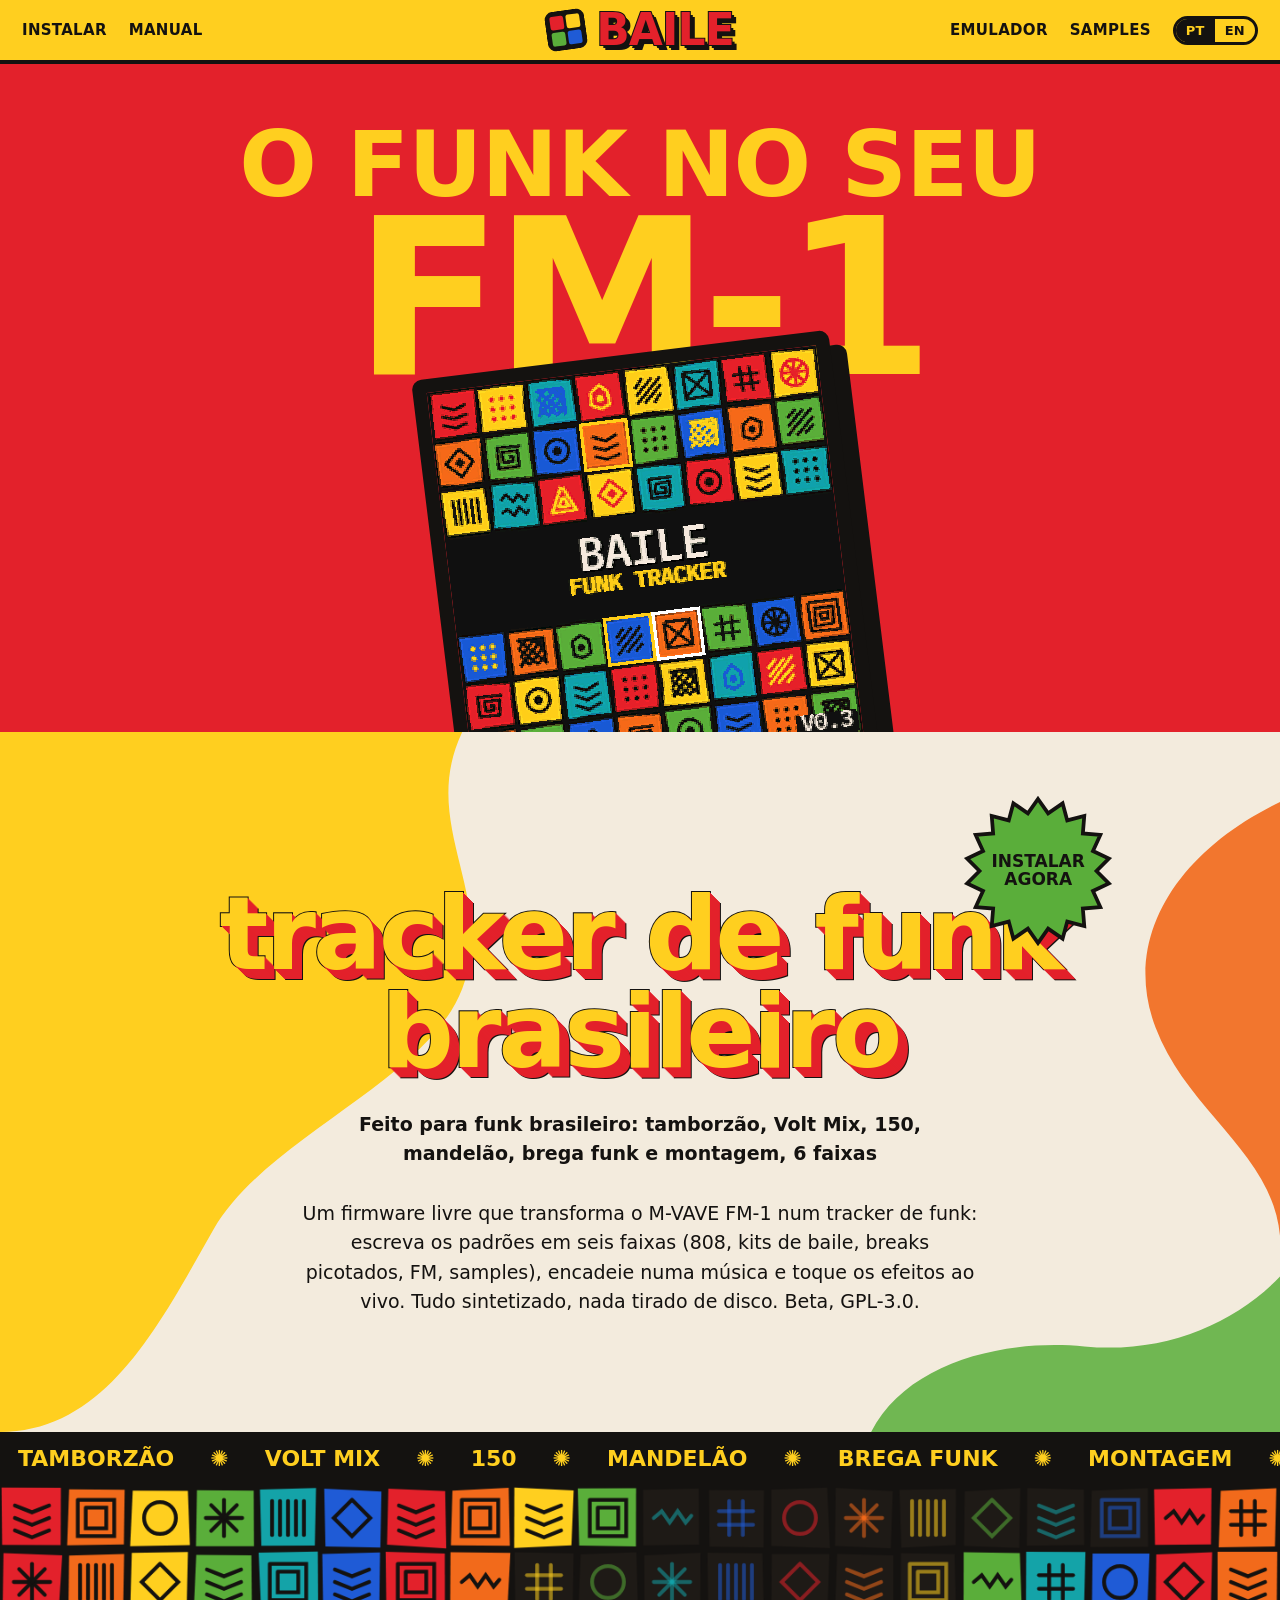
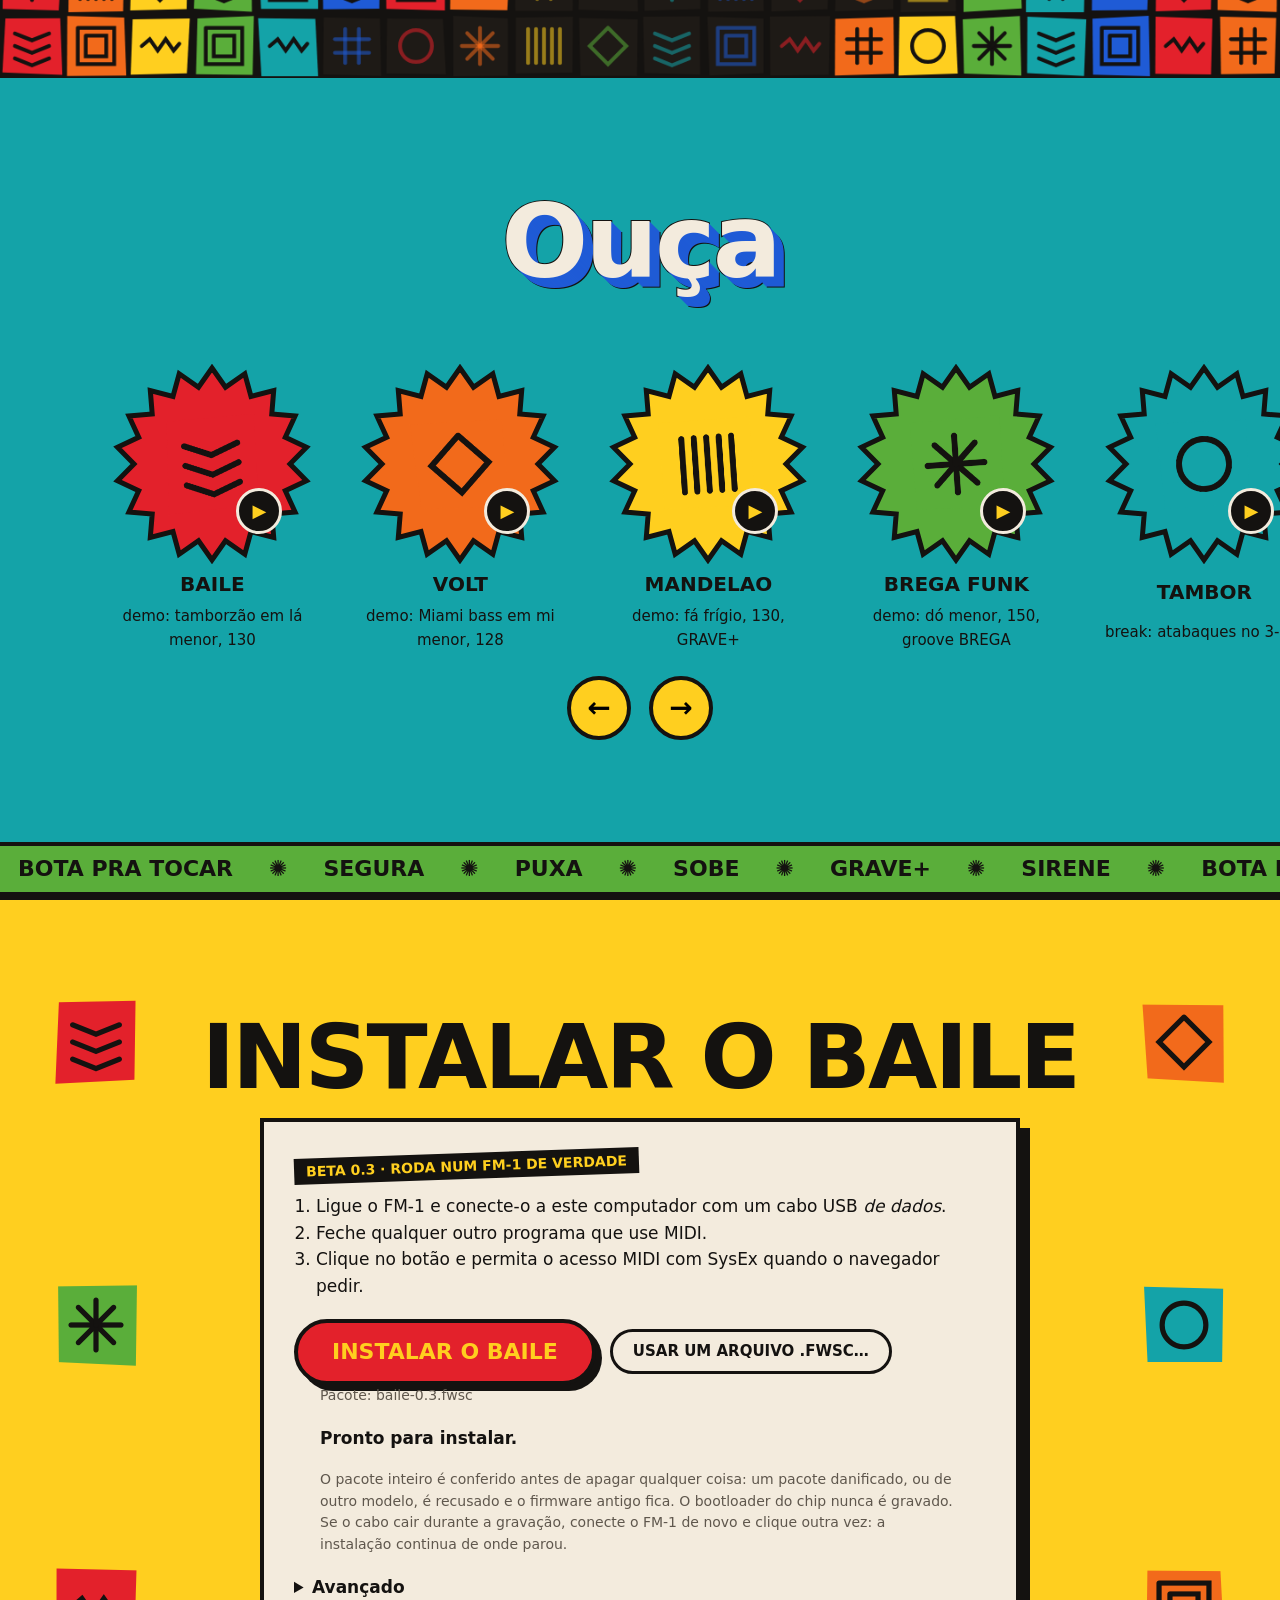
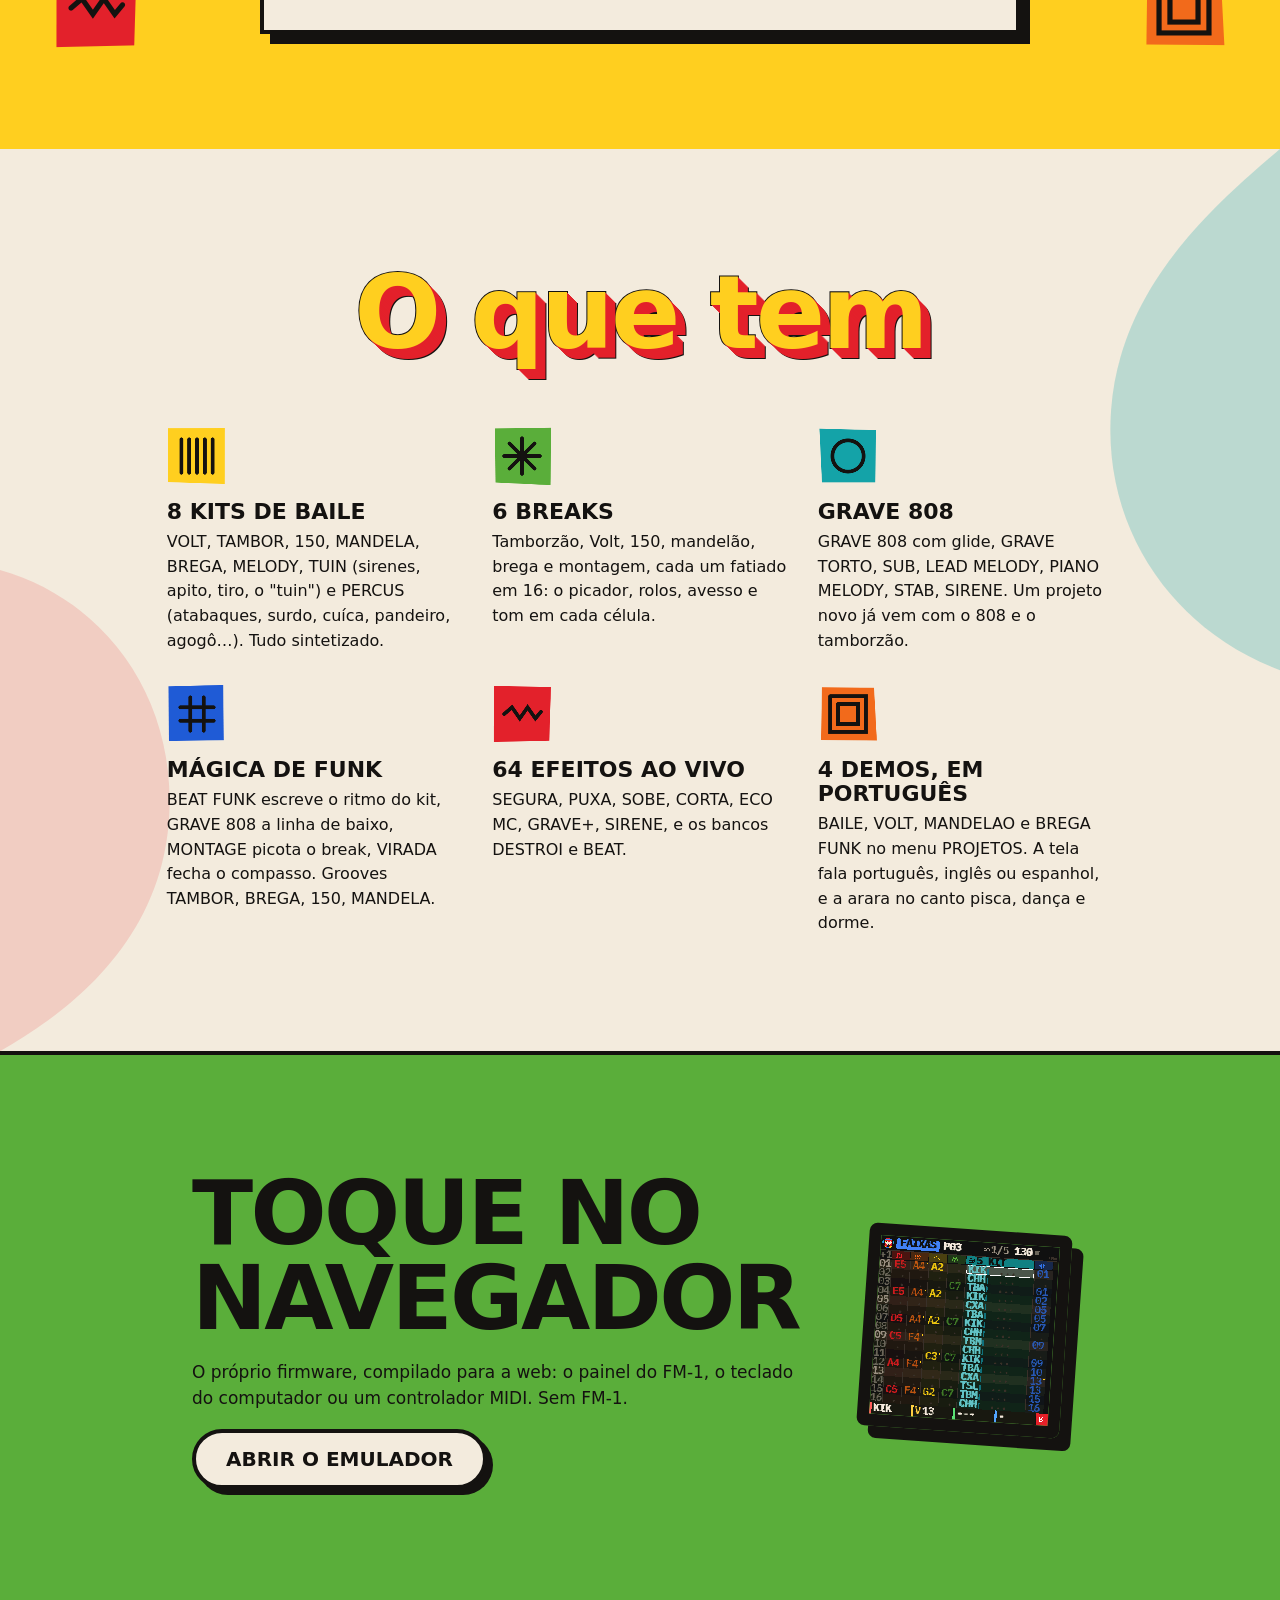
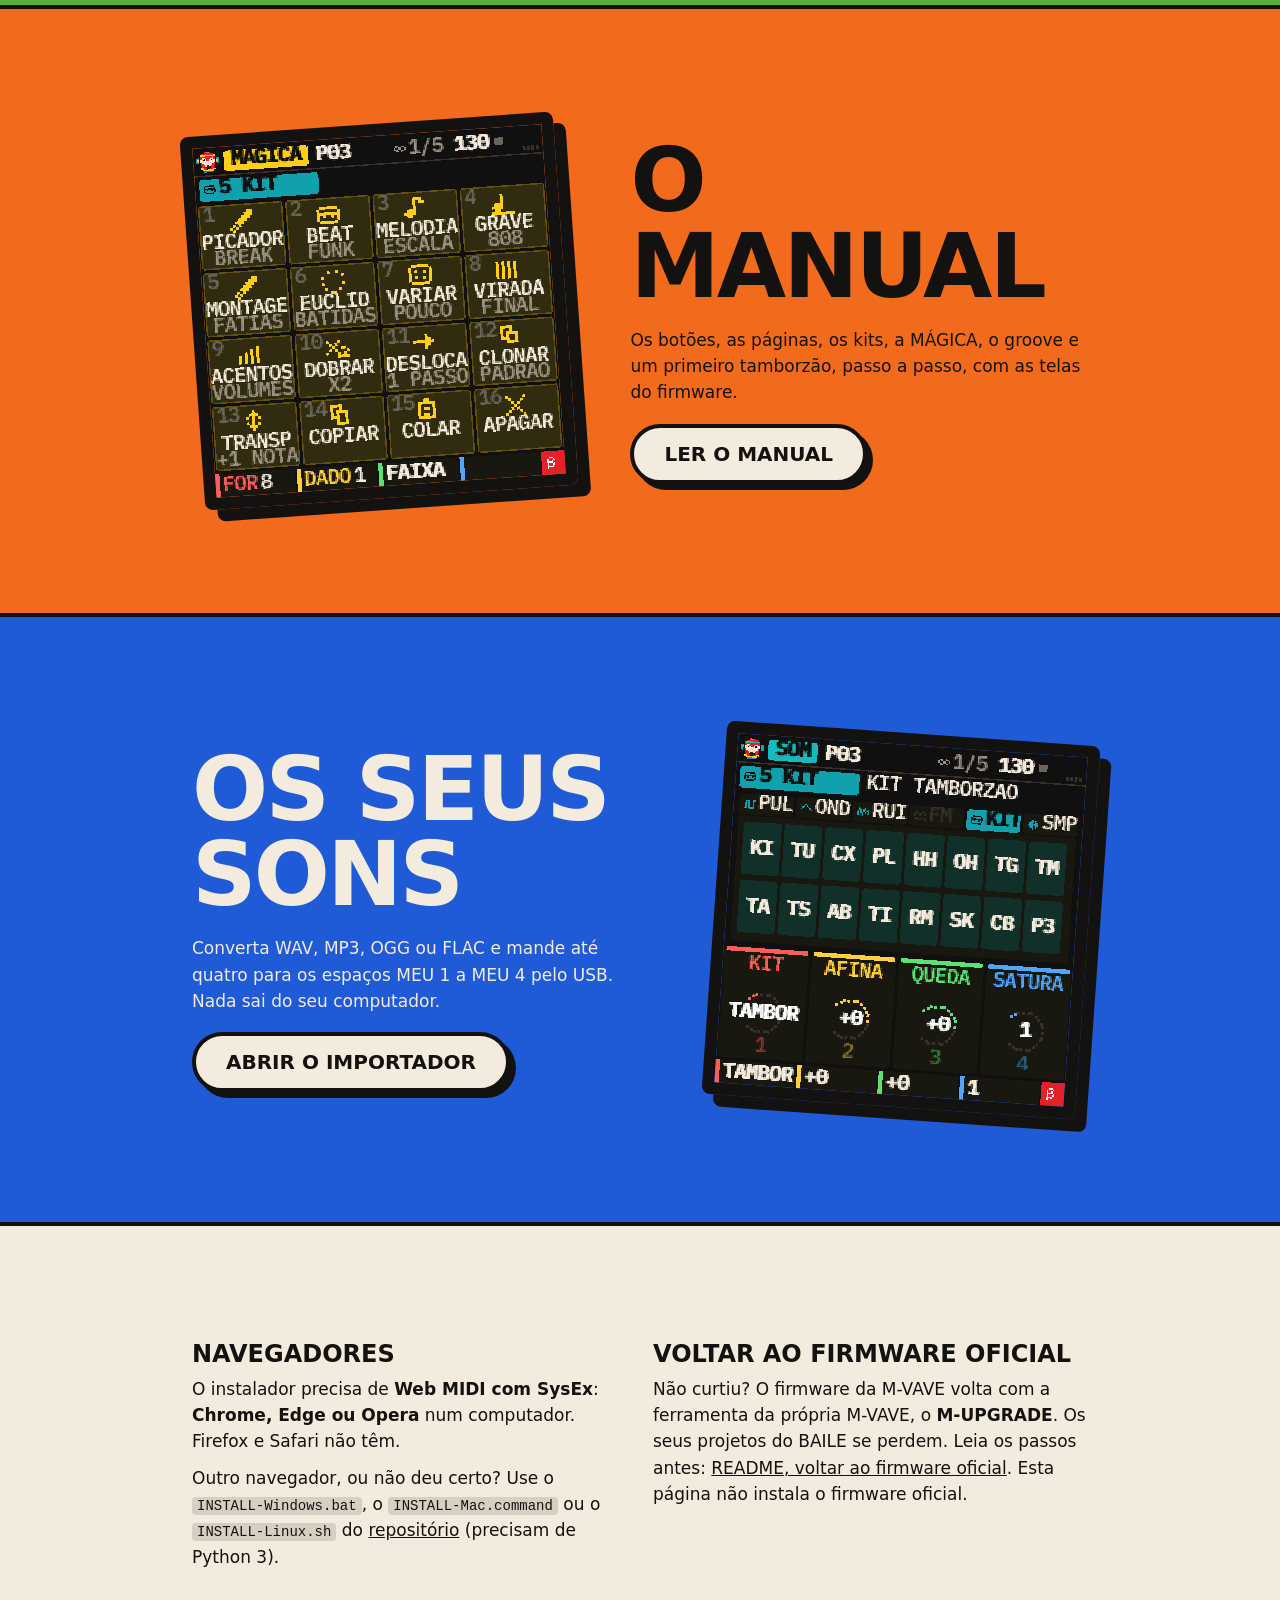
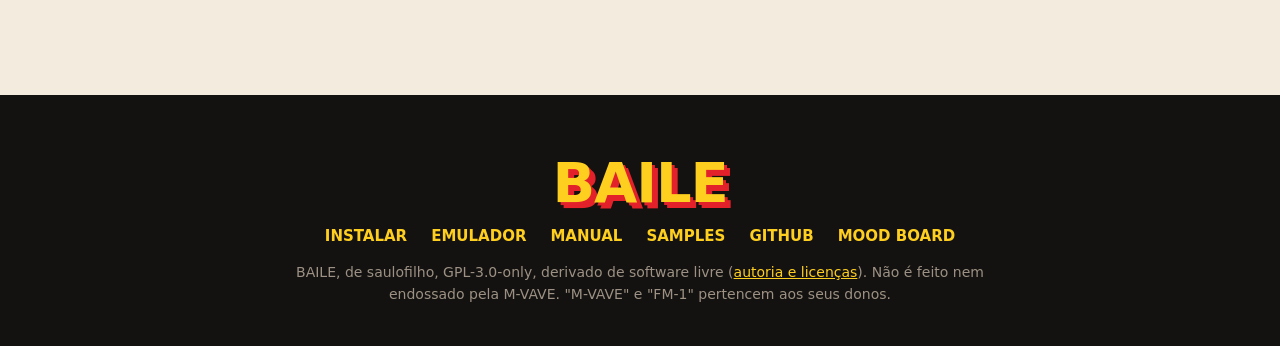
<file: index.html>
<!doctype html>
<html lang="pt-BR">
<head>
<meta charset="utf-8">
<meta name="viewport" content="width=device-width, initial-scale=1">
<link rel="icon" href="data:image/svg+xml,%3Csvg xmlns='http://www.w3.org/2000/svg' viewBox='0 0 32 32'%3E%3Crect width='32' height='32' rx='7' fill='%23141210'/%3E%3Crect x='4' y='4' width='11' height='11' rx='2' fill='%23E3212B'/%3E%3Crect x='17' y='4' width='11' height='11' rx='2' fill='%23FFCF1F'/%3E%3Crect x='4' y='17' width='11' height='11' rx='2' fill='%235AAE3A'/%3E%3Crect x='17' y='17' width='11' height='11' rx='2' fill='%231F5BD6'/%3E%3C/svg%3E">
<link rel="alternate" hreflang="pt-BR" href="index.html">
<link rel="alternate" hreflang="en" href="en/index.html">
<title>BAILE — tracker de funk para o M-VAVE FM-1</title>
<meta name="description" content="BAILE: um firmware livre que transforma o M-VAVE FM-1 num tracker de funk brasileiro. Instale pelo navegador.">
<!-- generated by source/tools/gen_site.py from source/web/hub.html: edit those, not this file -->
<style>
/* the layout after lamannabakery.com (a sticky bar with the logo in the middle, giant type, layered shadows, a
   turning star, tickers, blobs, a carousel of stars, flat colour blocks with stickers down their sides); the
   colours are BAILE's only: the black floor, the cream, and the six feathers of the macaw */
:root{
  --preto:#141210; --carvao:#1E1A16; --carvao2:#2A241E; --linha:#3A332B; --creme:#F3EBDD; --cinza:#9C9184;
  --vermelho:#E3212B; --laranja:#F26A1B; --amarelo:#FFCF1F; --verde:#5AAE3A; --turquesa:#14A3A8; --azul:#1F5BD6;
  --heavy:"Arial Black","Archivo Black","Helvetica Neue",Impact,system-ui,sans-serif;
  --text:system-ui,-apple-system,"Segoe UI",Roboto,sans-serif;
  --mono:ui-monospace,"SF Mono",Menlo,Consolas,monospace;
}
*{box-sizing:border-box}
html{color-scheme:light;scroll-behavior:smooth;scroll-padding-top:72px}
body{margin:0;background:var(--creme);color:var(--preto);font:17px/1.55 var(--text);overflow-x:hidden}
a{color:inherit}
img{max-width:100%}
.vh{position:absolute!important;width:1px;height:1px;overflow:hidden;clip:rect(0 0 0 0);white-space:nowrap}
@media (prefers-reduced-motion: reduce){*{animation:none!important;transition:none!important}html{scroll-behavior:auto}}

/* ---- the bar */
.bar{position:sticky;top:0;z-index:20;background:var(--amarelo);border-bottom:4px solid var(--preto);
  display:grid;grid-template-columns:1fr auto 1fr;align-items:center;gap:12px;padding:8px 22px}
.bar nav{display:flex;flex-wrap:wrap;gap:4px 22px;align-items:center}
.bar nav.r{justify-content:flex-end}
.bar a{font:900 15px/1 var(--heavy);text-transform:uppercase;text-decoration:none;color:var(--preto);letter-spacing:.02em}
.bar a:hover,.bar a:focus-visible{color:var(--vermelho)}
.bar .logo,footer .logo{font:900 44px/1 var(--heavy);letter-spacing:-.02em;color:var(--vermelho)!important;text-decoration:none;display:inline-flex;align-items:center;gap:10px;
  -webkit-text-stroke:2px var(--preto);paint-order:stroke fill;text-shadow:3px 3px 0 var(--preto),5px 5px 0 var(--preto)}
.logo img{width:40px;height:40px;transform:rotate(-8deg)}
.langs{display:inline-flex;border:3px solid var(--preto);border-radius:40px;overflow:hidden}
.langs a{padding:5px 10px;font-size:13px}
.langs a[aria-current]{background:var(--preto);color:var(--amarelo)}
@media (max-width:760px){.bar{grid-template-columns:auto 1fr;padding:6px 12px;gap:6px 12px}.bar nav{display:none}.bar nav.r{display:flex;justify-content:flex-end;gap:4px 12px}.bar nav.r a:not(.langs a){display:none}.bar .logo{font-size:30px}.bar .logo img{width:28px;height:28px}.mnav{display:flex!important}}
.mnav{display:none;flex-wrap:wrap;justify-content:center;gap:6px 18px;background:var(--preto);padding:10px 12px}.mnav a{color:var(--amarelo);font:900 14px/1 var(--heavy);text-transform:uppercase;text-decoration:none}

/* ---- the hero */
.hero{background:var(--vermelho);color:var(--amarelo);padding:5vw 4vw 0;text-align:center;overflow:hidden;position:relative}
.giant{font:900 clamp(56px,17vw,260px)/.82 var(--heavy);letter-spacing:-.04em;margin:0;text-transform:uppercase}
.giant .s{display:block;font-size:.42em;letter-spacing:-.01em;margin-bottom:.08em}
.hero .dev{display:block;width:min(420px,70vw);height:auto;aspect-ratio:1;margin:-6vw auto 0;transform:rotate(-7deg) translateY(10%);position:relative;
  border:14px solid var(--preto);border-radius:10px;background:var(--preto);box-shadow:16px 16px 0 var(--preto);image-rendering:pixelated}

/* ---- layered type, the turning star */
.stack{font:900 clamp(40px,8vw,112px)/.95 var(--heavy);letter-spacing:-.03em;margin:0;color:var(--amarelo);
  -webkit-text-stroke:2px var(--preto);paint-order:stroke fill;
  text-shadow:1px 1px 0 var(--vermelho),2px 2px 0 var(--vermelho),3px 3px 0 var(--vermelho),4px 4px 0 var(--vermelho),5px 5px 0 var(--vermelho),
    6px 6px 0 var(--vermelho),7px 7px 0 var(--vermelho),8px 8px 0 var(--vermelho),9px 9px 0 var(--vermelho),10px 10px 0 var(--vermelho),11px 11px 0 var(--preto)}
.stack.b{color:var(--creme);text-shadow:1px 1px 0 var(--azul),2px 2px 0 var(--azul),3px 3px 0 var(--azul),4px 4px 0 var(--azul),5px 5px 0 var(--azul),
    6px 6px 0 var(--azul),7px 7px 0 var(--azul),8px 8px 0 var(--azul),9px 9px 0 var(--azul),10px 10px 0 var(--azul),11px 11px 0 var(--preto)}
.star{display:inline-grid;place-items:center;width:150px;height:150px;position:relative;text-decoration:none}
.star svg{position:absolute;inset:0;width:100%;height:100%;animation:turn 18s linear infinite}
.star span{position:relative;font:900 17px/1.05 var(--heavy);text-transform:uppercase;text-align:center;color:var(--preto);max-width:96px}
@keyframes turn{to{transform:rotate(360deg)}}

/* ---- the blobs */
.blobs{position:relative;overflow:hidden;background:var(--creme)}
.blobs>svg.bg{position:absolute;inset:0;width:100%;height:100%;z-index:0}
.blobs>.in{position:relative;z-index:1}
.intro{max-width:1100px;margin:0 auto;padding:12vw 6vw 9vw;text-align:center;display:grid;gap:30px;justify-items:center}
.intro p{max-width:680px;margin:0;font-size:19px}
.intro .star{position:absolute;right:6vw;top:5vw}
@media (max-width:760px){.intro .star{position:relative;right:auto;top:auto;width:120px;height:120px}}

/* ---- the ticker */
.ticker{background:var(--preto);color:var(--amarelo);border-block:4px solid var(--preto);overflow:hidden;white-space:nowrap}
.ticker.v{background:var(--verde);color:var(--preto)}
.ticker div{display:inline-block;padding:12px 0;font:900 22px/1 var(--heavy);text-transform:uppercase;animation:run 32s linear infinite}
.ticker span{margin:0 18px}
.ticker i{font-style:normal;margin:0 18px}
@keyframes run{to{transform:translateX(-50%)}}

/* ---- the mosaic band (the "photo" band) */
#band{display:block;width:100%;height:auto;background:var(--preto)}

/* ---- the hall: stars that play */
.hall{background:var(--turquesa);padding:9vw 0 8vw;text-align:center;position:relative}
.hall .stack{margin:0 4vw 5vw}
.row{display:flex;gap:28px;overflow-x:auto;scroll-snap-type:x mandatory;padding:10px 8vw 24px;scrollbar-width:none}
.row::-webkit-scrollbar{display:none}
.item{flex:none;width:220px;scroll-snap-align:center;display:grid;justify-items:center;gap:10px;color:var(--preto)}
.badge{position:relative;width:200px;height:200px;border:0;background:none;padding:0;cursor:pointer}
.badge svg{position:absolute;inset:0;width:100%;height:100%;transition:transform .3s}
.badge:hover svg,.badge.on svg{transform:rotate(18deg) scale(1.05)}
.badge canvas{position:absolute;left:50%;top:50%;width:96px;height:96px;transform:translate(-50%,-50%) rotate(-4deg)}
.badge .pl{position:absolute;right:30px;bottom:30px;width:46px;height:46px;border-radius:50%;background:var(--preto);color:var(--amarelo);
  display:grid;place-items:center;font:900 18px/1 var(--heavy);border:3px solid var(--creme)}
.item b{font:900 20px/1.05 var(--heavy);text-transform:uppercase}
.item span{font-size:15px;max-width:200px}
.arrows{display:flex;justify-content:center;gap:18px}
.arrows button{font:900 28px/1 var(--heavy);width:64px;height:64px;border-radius:50%;border:4px solid var(--preto);background:var(--amarelo);cursor:pointer}
.arrows button:hover{background:var(--creme)}

/* ---- the flat blocks with stickers down their sides */
.block{position:relative;padding:9vw 15vw;text-align:center;overflow:hidden;border-top:4px solid var(--preto)}
.block.am{background:var(--amarelo)}
.block.ve{background:var(--verde)}
.block.az{background:var(--azul);color:var(--creme)}
.block.cr{background:var(--creme)}
.block.la{background:var(--laranja)}
.block .side{position:absolute;top:0;bottom:0;width:11vw;display:flex;flex-direction:column;justify-content:space-around;align-items:center;pointer-events:none}
.block .side.l{left:2vw}.block .side.r{right:2vw}
.block .side canvas{width:min(9vw,84px);height:min(9vw,84px)}
@media (max-width:760px){.block{padding:14vw 6vw}.block .side{display:none}}
.block h2{font:900 clamp(38px,7vw,96px)/.95 var(--heavy);letter-spacing:-.03em;margin:0 0 18px;text-transform:uppercase}
.block p{max-width:640px;margin:0 auto 18px}
.pill{display:inline-block;font:900 20px/1 var(--heavy);text-transform:uppercase;text-decoration:none;color:var(--preto);background:var(--creme);
  border:4px solid var(--preto);border-radius:110px;padding:16px 30px;box-shadow:6px 6px 0 var(--preto);transition:transform .1s,box-shadow .1s}
.pill:hover{transform:translate(3px,3px);box-shadow:3px 3px 0 var(--preto)}
.cta{display:grid;grid-template-columns:1.1fr .9fr;gap:5vw;align-items:center;text-align:left}
.cta img{width:100%;height:auto;aspect-ratio:1;max-width:380px;image-rendering:pixelated;border:12px solid var(--preto);border-radius:8px;transform:rotate(4deg);box-shadow:12px 12px 0 var(--preto);justify-self:center}
.cta.flip img{transform:rotate(-4deg)}
.cta.flip{grid-template-columns:.9fr 1.1fr}
.cta.flip .tx{order:2}
@media (max-width:760px){.cta,.cta.flip{grid-template-columns:1fr;text-align:center}.cta.flip .tx{order:0}}

/* ---- the installer */
.inst{max-width:760px;margin:0 auto;background:var(--creme);color:var(--preto);border:4px solid var(--preto);box-shadow:10px 10px 0 var(--preto);padding:30px;text-align:left}
.inst ol{margin:0 0 20px;padding-left:22px}
.inst .acts{display:flex;flex-wrap:wrap;gap:14px;align-items:center}
#go{font:900 22px/1 var(--heavy);text-transform:uppercase;background:var(--vermelho);color:var(--amarelo);border:4px solid var(--preto);border-radius:110px;
  padding:18px 34px;box-shadow:6px 6px 0 var(--preto);cursor:pointer}
#go:disabled{opacity:.5;cursor:not-allowed}
.btn{font:900 15px/1 var(--heavy);text-transform:uppercase;border:3px solid var(--preto);border-radius:110px;padding:12px 20px;background:var(--creme);cursor:pointer}
.btn.off{opacity:.45;cursor:not-allowed}
.note{color:#5f574d;font-size:14px}
#status{font-weight:800}
.prog{height:14px;border:3px solid var(--preto);background:var(--creme);margin:14px 0}
.prog i{display:block;height:100%;width:0;background:var(--verde)}
.prog.indet i{width:30%;animation:slide 1.2s linear infinite}
@keyframes slide{from{margin-left:-30%}to{margin-left:100%}}
.msg{padding:10px 14px;font-weight:800;border:3px solid var(--preto)}
.msg.err{background:var(--vermelho);color:var(--creme)}.msg.ok{background:var(--verde)}.msg.keep{background:var(--amarelo)}
.log{background:var(--preto);color:var(--creme);padding:12px;max-height:220px;overflow:auto;font:13px/1.4 var(--mono);white-space:pre-wrap}
.adv summary{cursor:pointer;font-weight:800}
.adv .rw{display:flex;flex-wrap:wrap;gap:10px;align-items:center;margin-top:12px}
.adv input{border:3px solid var(--preto);padding:10px;font-size:15px;background:#fff}
.beta{display:inline-block;background:var(--preto);color:var(--amarelo);font:900 14px/1 var(--heavy);padding:6px 12px;transform:rotate(-2deg);margin-bottom:14px}

/* ---- what is inside */
.feat{display:grid;grid-template-columns:repeat(auto-fit,minmax(260px,1fr));gap:30px;max-width:1100px;margin:0 auto;padding:0 6vw 9vw;text-align:left}
.feat div{position:relative;padding-top:74px}
.feat canvas{position:absolute;top:0;left:0;width:60px;height:60px}
.feat h3{font:900 22px/1.1 var(--heavy);text-transform:uppercase;margin:0 0 6px}
.feat p{margin:0;font-size:16px}
.blobs .head{text-align:center;padding:9vw 6vw 5vw}

/* ---- the practical bits, the foot */
.two{display:grid;grid-template-columns:1fr 1fr;gap:26px;max-width:1100px;margin:0 auto;text-align:left}
@media (max-width:760px){.two{grid-template-columns:1fr}}
.two h3{font:900 24px/1.1 var(--heavy);text-transform:uppercase;margin:0 0 8px}
.two p{margin:0 0 10px}
code{font:14px var(--mono);background:rgba(0,0,0,.12);padding:1px 5px;border-radius:4px}
footer{background:var(--preto);color:var(--creme);padding:60px 6vw 40px;display:grid;gap:18px;justify-items:center;text-align:center}
footer .logo{font-size:56px;color:var(--amarelo)!important;text-shadow:3px 3px 0 var(--vermelho),6px 6px 0 var(--vermelho)}
footer nav{display:flex;flex-wrap:wrap;gap:8px 24px;justify-content:center}
footer nav a{font:900 15px/1 var(--heavy);text-transform:uppercase;text-decoration:none;color:var(--amarelo)}
footer p a{color:var(--amarelo)}
footer p{max-width:760px;margin:0;color:var(--cinza);font-size:14px}
dialog{background:var(--creme);color:var(--preto);border:4px solid var(--preto);box-shadow:10px 10px 0 var(--preto);max-width:520px;padding:26px}
dialog::backdrop{background:rgba(20,18,16,.75)}
dialog h2{font:900 26px/1.1 var(--heavy);margin:0 0 12px}
dialog .rw{display:flex;gap:10px;justify-content:flex-end;margin-top:18px}
dialog .yes{background:var(--vermelho);color:var(--creme)}
.strong{font-weight:800}
body.writing .ticker div{animation-play-state:paused}
</style>
</head>
<body>
<svg width="0" height="0" style="position:absolute" aria-hidden="true">
  <symbol id="burst" viewBox="0 0 200 200"><polygon points="100.0,4.0 113.5,23.2 132.8,9.8 139.0,32.5 161.7,26.5 159.8,49.9 183.1,52.0 173.3,73.3 194.5,83.3 178.0,100.0 194.5,116.7 173.3,126.7 183.1,148.0 159.8,150.1 161.7,173.5 139.0,167.5 132.8,190.2 113.5,176.8 100.0,196.0 86.5,176.8 67.2,190.2 61.0,167.5 38.3,173.5 40.2,150.1 16.9,148.0 26.7,126.7 5.5,116.7 22.0,100.0 5.5,83.3 26.7,73.3 16.9,52.0 40.2,49.9 38.3,26.5 61.0,32.5 67.2,9.8 86.5,23.2"/></symbol>
</svg>

<header class="bar">
  <nav aria-label="BAILE">
    <a href="#install">Instalar</a>
    <a href="manual/index.html">Manual</a>
  </nav>
  <a class="logo" href="index.html" aria-label="BAILE"><img src="data:image/svg+xml,%3Csvg xmlns='http://www.w3.org/2000/svg' viewBox='0 0 32 32'%3E%3Crect width='32' height='32' rx='7' fill='%23141210'/%3E%3Crect x='4' y='4' width='11' height='11' rx='2' fill='%23E3212B'/%3E%3Crect x='17' y='4' width='11' height='11' rx='2' fill='%23FFCF1F'/%3E%3Crect x='4' y='17' width='11' height='11' rx='2' fill='%235AAE3A'/%3E%3Crect x='17' y='17' width='11' height='11' rx='2' fill='%231F5BD6'/%3E%3C/svg%3E" alt="">BAILE</a>
  <nav class="r" aria-label="Mais">
    <a href="emulator/index.html">Emulador</a>
    <a href="samples.html">Samples</a>
    <span class="langs"><a href="index.html" hreflang="pt-BR" aria-current="page">PT</a><a href="en/index.html" hreflang="en">EN</a></span>
  </nav>
</header>
<nav class="mnav" aria-label="BAILE"><a href="#install">Instalar</a><a href="emulator/index.html">Emulador</a><a href="manual/index.html">Manual</a><a href="samples.html">Samples</a></nav>

<main>
<section class="hero" aria-labelledby="hero-h">
  <h1 class="giant" id="hero-h"><span class="s">o funk no seu</span>FM-1</h1>
  <img class="dev" src="docs/boot.png" width="480" height="480" alt="A tela de boot do BAILE: um mosaico de ladrilhos nas cores das penas da arara">
</section>

<section class="blobs" aria-labelledby="intro-h">
  <svg class="bg" viewBox="0 0 1440 900" preserveAspectRatio="none" aria-hidden="true">
    <path fill="#FFCF1F" d="M0,0H520C470,120,560,210,520,330S300,520,240,640,120,900,0,900Z"/>
    <path fill="#F26A1B" opacity=".9" d="M1440,90C1330,150,1260,260,1300,380s150,170,140,300V900H1440Z"/>
    <path fill="#5AAE3A" opacity=".85" d="M980,900c40-90,150-120,240-110s170-30,220-90V900Z"/>
  </svg>
  <div class="in intro">
    <a class="star" href="#install"><svg viewBox="0 0 200 200" aria-hidden="true"><use href="#burst" fill="#5AAE3A" stroke="#141210" stroke-width="5"/></svg><span>Instalar agora</span></a>
    <h2 class="stack" id="intro-h">tracker de funk brasileiro</h2>
    <p class="tagline"><b>Feito para funk brasileiro: tamborzão, Volt Mix, 150, mandelão, brega funk e montagem, 6 faixas</b></p>
    <p>Um firmware livre que transforma o M-VAVE FM-1 num tracker de funk: escreva os padrões em seis faixas (808, kits de baile, breaks picotados, FM, samples), encadeie numa música e toque os efeitos ao vivo. Tudo sintetizado, nada tirado de disco. Beta, GPL-3.0.</p>
  </div>
</section>

<div class="ticker" aria-hidden="true"><div><span>TAMBORZÃO</span><i>✺</i><span>VOLT MIX</span><i>✺</i><span>150</span><i>✺</i><span>MANDELÃO</span><i>✺</i><span>BREGA FUNK</span><i>✺</i><span>MONTAGEM</span><i>✺</i><span>TAMBORZÃO</span><i>✺</i><span>VOLT MIX</span><i>✺</i><span>150</span><i>✺</i><span>MANDELÃO</span><i>✺</i><span>BREGA FUNK</span><i>✺</i><span>MONTAGEM</span><i>✺</i></div></div>
<canvas id="band" width="1440" height="216" aria-hidden="true"></canvas>

<section class="hall" id="ouca" aria-labelledby="hall-h">
  <h2 class="stack b" id="hall-h">Ouça</h2>
  <div class="row" id="row">
    <div class="item"><button class="badge" type="button" data-m="0" aria-pressed="false" aria-label="Ouvir: BAILE, demo: tamborzão em lá menor, 130"><svg viewBox="0 0 200 200" aria-hidden="true"><use href="#burst" fill="#E3212B" stroke="#141210" stroke-width="5"/></svg><canvas width="168" height="168"></canvas><span class="pl" aria-hidden="true">▶</span></button><b>BAILE</b><span>demo: tamborzão em lá menor, 130</span><audio preload="none" src="docs/audio/demo.m4a"></audio></div>
    <div class="item"><button class="badge" type="button" data-m="1" aria-pressed="false" aria-label="Ouvir: VOLT, demo: Miami bass em mi menor, 128"><svg viewBox="0 0 200 200" aria-hidden="true"><use href="#burst" fill="#F26A1B" stroke="#141210" stroke-width="5"/></svg><canvas width="168" height="168"></canvas><span class="pl" aria-hidden="true">▶</span></button><b>VOLT</b><span>demo: Miami bass em mi menor, 128</span><audio preload="none" src="docs/audio/demo-volt.m4a"></audio></div>
    <div class="item"><button class="badge" type="button" data-m="2" aria-pressed="false" aria-label="Ouvir: MANDELAO, demo: fá frígio, 130, GRAVE+"><svg viewBox="0 0 200 200" aria-hidden="true"><use href="#burst" fill="#FFCF1F" stroke="#141210" stroke-width="5"/></svg><canvas width="168" height="168"></canvas><span class="pl" aria-hidden="true">▶</span></button><b>MANDELAO</b><span>demo: fá frígio, 130, GRAVE+</span><audio preload="none" src="docs/audio/demo-mandelao.m4a"></audio></div>
    <div class="item"><button class="badge" type="button" data-m="3" aria-pressed="false" aria-label="Ouvir: BREGA FUNK, demo: dó menor, 150, groove BREGA"><svg viewBox="0 0 200 200" aria-hidden="true"><use href="#burst" fill="#5AAE3A" stroke="#141210" stroke-width="5"/></svg><canvas width="168" height="168"></canvas><span class="pl" aria-hidden="true">▶</span></button><b>BREGA FUNK</b><span>demo: dó menor, 150, groove BREGA</span><audio preload="none" src="docs/audio/demo-brega.m4a"></audio></div>
    <div class="item"><button class="badge" type="button" data-m="4" aria-pressed="false" aria-label="Ouvir: TAMBOR, break: atabaques no 3-3-2"><svg viewBox="0 0 200 200" aria-hidden="true"><use href="#burst" fill="#14A3A8" stroke="#141210" stroke-width="5"/></svg><canvas width="168" height="168"></canvas><span class="pl" aria-hidden="true">▶</span></button><b>TAMBOR</b><span>break: atabaques no 3-3-2</span><audio preload="none" src="docs/audio/break-tambor.m4a"></audio></div>
    <div class="item"><button class="badge" type="button" data-m="5" aria-pressed="false" aria-label="Ouvir: VOLT, break: 808 e sub"><svg viewBox="0 0 200 200" aria-hidden="true"><use href="#burst" fill="#1F5BD6" stroke="#141210" stroke-width="5"/></svg><canvas width="168" height="168"></canvas><span class="pl" aria-hidden="true">▶</span></button><b>VOLT</b><span>break: 808 e sub</span><audio preload="none" src="docs/audio/break-volt.m4a"></audio></div>
    <div class="item"><button class="badge" type="button" data-m="6" aria-pressed="false" aria-label="Ouvir: CENT50, break: o 150, seco e rápido"><svg viewBox="0 0 200 200" aria-hidden="true"><use href="#burst" fill="#E3212B" stroke="#141210" stroke-width="5"/></svg><canvas width="168" height="168"></canvas><span class="pl" aria-hidden="true">▶</span></button><b>CENT50</b><span>break: o 150, seco e rápido</span><audio preload="none" src="docs/audio/break-cent50.m4a"></audio></div>
    <div class="item"><button class="badge" type="button" data-m="7" aria-pressed="false" aria-label="Ouvir: MANDELA, break: sub, metal, sampler sujo"><svg viewBox="0 0 200 200" aria-hidden="true"><use href="#burst" fill="#F26A1B" stroke="#141210" stroke-width="5"/></svg><canvas width="168" height="168"></canvas><span class="pl" aria-hidden="true">▶</span></button><b>MANDELA</b><span>break: sub, metal, sampler sujo</span><audio preload="none" src="docs/audio/break-mandela.m4a"></audio></div>
    <div class="item"><button class="badge" type="button" data-m="8" aria-pressed="false" aria-label="Ouvir: BREGA, break: swing, timbal, palmas"><svg viewBox="0 0 200 200" aria-hidden="true"><use href="#burst" fill="#FFCF1F" stroke="#141210" stroke-width="5"/></svg><canvas width="168" height="168"></canvas><span class="pl" aria-hidden="true">▶</span></button><b>BREGA</b><span>break: swing, timbal, palmas</span><audio preload="none" src="docs/audio/break-brega.m4a"></audio></div>
    <div class="item"><button class="badge" type="button" data-m="9" aria-pressed="false" aria-label="Ouvir: MONTAG, break: um som por semicolcheia"><svg viewBox="0 0 200 200" aria-hidden="true"><use href="#burst" fill="#5AAE3A" stroke="#141210" stroke-width="5"/></svg><canvas width="168" height="168"></canvas><span class="pl" aria-hidden="true">▶</span></button><b>MONTAG</b><span>break: um som por semicolcheia</span><audio preload="none" src="docs/audio/break-montag.m4a"></audio></div>
  </div>
  <div class="arrows"><button type="button" id="prev" aria-label="Anterior">←</button><button type="button" id="next" aria-label="Próximo">→</button></div>
</section>

<div class="ticker v" aria-hidden="true"><div><span>BOTA PRA TOCAR</span><i>✺</i><span>SEGURA</span><i>✺</i><span>PUXA</span><i>✺</i><span>SOBE</span><i>✺</i><span>GRAVE+</span><i>✺</i><span>SIRENE</span><i>✺</i><span>BOTA PRA TOCAR</span><i>✺</i><span>SEGURA</span><i>✺</i><span>PUXA</span><i>✺</i><span>SOBE</span><i>✺</i><span>GRAVE+</span><i>✺</i><span>SIRENE</span><i>✺</i></div></div>

<section class="block am" id="install" aria-labelledby="install-h">
  <div class="side l" aria-hidden="true"><canvas data-m="0"></canvas><canvas data-m="3"></canvas><canvas data-m="6"></canvas></div>
  <div class="side r" aria-hidden="true"><canvas data-m="1"></canvas><canvas data-m="4"></canvas><canvas data-m="7"></canvas></div>
  <h2 id="install-h">Instalar o BAILE</h2>
  <div class="inst">
    <span class="beta">BETA 0.3 · RODA NUM FM-1 DE VERDADE</span>
    <ol><li>Ligue o FM-1 e conecte-o a este computador com um cabo USB <em>de dados</em>.</li><li>Feche qualquer outro programa que use MIDI.</li><li>Clique no botão e permita o acesso MIDI com SysEx quando o navegador pedir.</li></ol>
    <div class="acts">
      <button id="go" type="button" disabled>Instalar o BAILE</button>
      <label class="btn" id="pick" for="file" tabindex="0" role="button">Usar um arquivo .fwsc…</label>
      <input id="file" type="file" accept=".fwsc" hidden>
    </div>
    <p class="note" id="pkg" hidden></p>
    <div class="prog bar-i" id="bar" role="progressbar" aria-label="Progresso da instalação" aria-valuemin="0" aria-valuemax="100" hidden><i></i></div>
    <p id="status" role="status" aria-live="polite">Carregando…</p>
    <p class="msg keep" id="keep" hidden>Gravando: não desconecte o FM-1, não feche nem recarregue esta página. Deixe esta aba na frente e o computador acordado até aparecer <em>Pronto</em>.</p>
    <pre class="log" id="log" aria-label="Registro da instalação" hidden></pre>
    <p class="msg err" id="error" role="alert" hidden></p>
    <p class="msg ok" id="done" hidden></p>
    <p class="note">O pacote inteiro é conferido antes de apagar qualquer coisa: um pacote danificado, ou de outro modelo, é recusado e o firmware antigo fica. O bootloader do chip nunca é gravado. Se o cabo cair durante a gravação, conecte o FM-1 de novo e clique outra vez: a instalação continua de onde parou.</p>
    <details class="adv">
      <summary>Avançado</summary>
      <div class="rw">
        <label for="port">O nome da porta MIDI contém</label>
        <input id="port" type="text" placeholder="(automático: FM-1)" autocomplete="off" spellcheck="false">
        <button id="probe" class="btn" type="button" disabled>Testar a conexão</button>
      </div>
    </details>
  </div>
</section>

<section class="blobs" aria-labelledby="feat-h">
  <svg class="bg" viewBox="0 0 1440 900" preserveAspectRatio="none" aria-hidden="true">
    <path fill="#14A3A8" opacity=".25" d="M1440,0V520C1320,480,1240,380,1250,260S1360,60,1440,0Z"/>
    <path fill="#E3212B" opacity=".15" d="M0,420c120,30,200,130,190,250S80,860,0,900Z"/>
  </svg>
  <div class="in">
    <div class="head"><h2 class="stack" id="feat-h">O que tem</h2></div>
    <div class="feat"><div><canvas data-m="2" width="168" height="168"></canvas><h3>8 kits de baile</h3><p>VOLT, TAMBOR, 150, MANDELA, BREGA, MELODY, TUIN (sirenes, apito, tiro, o "tuin") e PERCUS (atabaques, surdo, cuíca, pandeiro, agogô…). Tudo sintetizado.</p></div><div><canvas data-m="3" width="168" height="168"></canvas><h3>6 breaks</h3><p>Tamborzão, Volt, 150, mandelão, brega e montagem, cada um fatiado em 16: o picador, rolos, avesso e tom em cada célula.</p></div><div><canvas data-m="4" width="168" height="168"></canvas><h3>Grave 808</h3><p>GRAVE 808 com glide, GRAVE TORTO, SUB, LEAD MELODY, PIANO MELODY, STAB, SIRENE. Um projeto novo já vem com o 808 e o tamborzão.</p></div><div><canvas data-m="5" width="168" height="168"></canvas><h3>MÁGICA de funk</h3><p>BEAT FUNK escreve o ritmo do kit, GRAVE 808 a linha de baixo, MONTAGE picota o break, VIRADA fecha o compasso. Grooves TAMBOR, BREGA, 150, MANDELA.</p></div><div><canvas data-m="6" width="168" height="168"></canvas><h3>64 efeitos ao vivo</h3><p>SEGURA, PUXA, SOBE, CORTA, ECO MC, GRAVE+, SIRENE, e os bancos DESTROI e BEAT.</p></div><div><canvas data-m="7" width="168" height="168"></canvas><h3>4 demos, em português</h3><p>BAILE, VOLT, MANDELAO e BREGA FUNK no menu PROJETOS. A tela fala português, inglês ou espanhol, e a arara no canto pisca, dança e dorme.</p></div></div>
  </div>
</section>

<section class="block ve" aria-labelledby="emu-h">
  <div class="cta">
    <div class="tx"><h2 id="emu-h">Toque no navegador</h2><p>O próprio firmware, compilado para a web: o painel do FM-1, o teclado do computador ou um controlador MIDI. Sem FM-1.</p><a class="pill" href="emulator/index.html">Abrir o emulador</a></div>
    <img src="manual/img/m02-faixas.png" width="480" height="480" alt="A página FAIXAS do BAILE com a demo tocando">
  </div>
</section>
<section class="block la" aria-labelledby="man-h">
  <div class="cta flip">
    <div class="tx"><h2 id="man-h">O manual</h2><p>Os botões, as páginas, os kits, a MÁGICA, o groove e um primeiro tamborzão, passo a passo, com as telas do firmware.</p><a class="pill" href="manual/index.html">Ler o manual</a></div>
    <img src="manual/img/m06-magica.png" width="480" height="480" alt="A página MÁGICA do BAILE">
  </div>
</section>
<section class="block az" aria-labelledby="smp-h">
  <div class="cta">
    <div class="tx"><h2 id="smp-h">Os seus sons</h2><p>Converta WAV, MP3, OGG ou FLAC e mande até quatro para os espaços MEU 1 a MEU 4 pelo USB. Nada sai do seu computador.</p><a class="pill" href="samples.html">Abrir o importador</a></div>
    <img src="manual/img/m05-som-kit.png" width="480" height="480" alt="O kit TAMBORZAO na página SOM">
  </div>
</section>

<section class="block cr" aria-label="Navegadores e firmware oficial">
  <div class="two">
    <div id="browsers"><h3>Navegadores</h3><p>O instalador precisa de <strong>Web MIDI com SysEx</strong>: <strong>Chrome, Edge ou Opera</strong> num computador. Firefox e Safari não têm.</p><p>Outro navegador, ou não deu certo? Use o <code>INSTALL-Windows.bat</code>, o <code>INSTALL-Mac.command</code> ou o <code>INSTALL-Linux.sh</code> do <a href="https://github.com/saulofilho/baile-fm1#instalar-sem-o-navegador">repositório</a> (precisam de Python 3).</p></div>
    <div id="official"><h3>Voltar ao firmware oficial</h3><p>Não curtiu? O firmware da M-VAVE volta com a ferramenta da própria M-VAVE, o <strong>M-UPGRADE</strong>. Os seus projetos do BAILE se perdem. Leia os passos antes: <a href="https://github.com/saulofilho/baile-fm1#voltar-ao-firmware-oficial">README, voltar ao firmware oficial</a>. Esta página não instala o firmware oficial.</p></div>
  </div>
</section>
</main>

<footer>
  <a class="logo" href="index.html">BAILE</a>
  <nav aria-label="BAILE">
    <a href="#install">Instalar</a><a href="emulator/index.html">Emulador</a><a href="manual/index.html">Manual</a>
    <a href="samples.html">Samples</a><a href="https://github.com/saulofilho/baile-fm1">GitHub</a><a href="docs/moodboard/index.html">Mood board</a>
  </nav>
  <p>BAILE, de saulofilho, GPL-3.0-only, derivado de software livre (<a href="https://github.com/saulofilho/baile-fm1/blob/main/LICENSING.md">autoria e licenças</a>). Não é feito nem endossado pela M-VAVE. "M-VAVE" e "FM-1" pertencem aos seus donos.</p>
  <noscript><p>O instalador precisa de JavaScript.</p></noscript>
</footer>

<dialog id="dlg" aria-labelledby="dlg-h">
  <form method="dialog">
    <h2 id="dlg-h">Gravar o BAILE no FM-1?</h2>
    <p id="dlg-info"></p>
    <p id="dlg-resume" hidden>Este FM-1 está em modo de atualização (uma instalação anterior foi interrompida): a gravação vai ser terminada.</p>
    <p class="strong">Não desconecte o FM-1, não feche nem recarregue esta página e não deixe o computador dormir enquanto grava. Leva alguns minutos.</p>
    <p class="note">Firmware beta, não oficial: por sua conta e risco.</p>
    <div class="rw">
      <button value="no" id="dlg-no" class="btn" autofocus>Cancelar</button>
      <button value="yes" id="dlg-yes" class="btn yes">Gravar no FM-1</button>
    </div>
  </form>
</dialog>

<script>
/* the tiles: the band, the stickers, the stars of the hall (the mood board's motifs) */
(function () {
var COL = ["#E3212B", "#F26A1B", "#FFCF1F", "#5AAE3A", "#14A3A8", "#1F5BD6"];
var KINDS = ["chevron", "losango", "listras", "sol", "alvo", "grade", "zigue", "quadros"];
function rng(s) { var x = (s * 2654435761) >>> 0 || 1; return function () { x ^= x << 13; x >>>= 0; x ^= x >>> 17; x ^= x << 5; x >>>= 0; return x / 4294967296; }; }
function tile(c, x, y, s, kind, col, lit, seed) {
    var r = rng(seed), J = function () { return (r() - .5) * s * .07; };
    c.beginPath(); c.moveTo(x + J(), y + J()); c.lineTo(x + s + J(), y + J()); c.lineTo(x + s + J(), y + s + J()); c.lineTo(x + J(), y + s + J()); c.closePath();
    c.fillStyle = lit ? col : "#1E1A16"; c.fill();
    c.strokeStyle = lit ? "#141210" : col; c.globalAlpha = lit ? 1 : .55; c.lineWidth = Math.max(2, s / 15); c.lineCap = "round";
    var L = function (p) { c.beginPath(); p.forEach(function (q, i) { (i ? c.lineTo : c.moveTo).call(c, x + q[0] * s, y + q[1] * s); }); c.stroke(); };
    var i;
    if (kind === "chevron") for (i = 0; i < 3; i++) L([[.2, .28 + i * .22], [.5, .4 + i * .22], [.8, .28 + i * .22]]);
    else if (kind === "losango") L([[.5, .18], [.82, .5], [.5, .82], [.18, .5], [.5, .18]]);
    else if (kind === "listras") for (i = 0; i < 5; i++) L([[.22 + i * .14, .2], [.22 + i * .14, .8]]);
    else if (kind === "sol") for (i = 0; i < 8; i++) { var a = i * Math.PI / 4; L([[.5, .5], [.5 + Math.cos(a) * .32, .5 + Math.sin(a) * .32]]); }
    else if (kind === "alvo") { c.beginPath(); c.arc(x + s / 2, y + s / 2, s * .28, 0, 7); c.stroke(); }
    else if (kind === "grade") { L([[.38, .2], [.38, .8]]); L([[.62, .2], [.62, .8]]); L([[.2, .38], [.8, .38]]); L([[.2, .62], [.8, .62]]); }
    else if (kind === "zigue") L([[.18, .5], [.32, .38], [.46, .58], [.6, .38], [.74, .58], [.84, .46]]);
    else [.18, .32].forEach(function (o) { L([[o, o], [1 - o, o], [1 - o, 1 - o], [o, 1 - o], [o, o]]); });
    c.globalAlpha = 1;
}
function sticker(cv, k) {
    var d = 168; cv.width = cv.height = d;
    var c = cv.getContext("2d"); tile(c, 6, 6, d - 12, KINDS[k % 8], COL[k % 6], true, k * 13 + 5);
}
document.querySelectorAll("canvas[data-m]").forEach(function (cv) { sticker(cv, +cv.dataset.m); });
var still = window.matchMedia && matchMedia("(prefers-reduced-motion: reduce)").matches;
var band = document.getElementById("band"), b = band.getContext("2d"), t = 0;
function draw() {
    var s = 64, g = 8, cols = Math.ceil(1440 / (s + g));
    b.fillStyle = "#141210"; b.fillRect(0, 0, 1440, 216);
    for (var r = 0; r < 3; r++) for (var k = 0; k < cols; k++) {
        var id = r * 101 + k * 7, w = Math.sin(k * .35 - t * .25 + r * .8);
        tile(b, 4 + k * (s + g), 4 + r * (s + g), s, KINDS[(id + (w > .6 ? (t >> 2) : 0)) % 8], COL[(id + r) % 6], still || w > -.2, id);
    }
}
draw();
if (!still) setInterval(function () { t++; draw(); }, 120);

/* the hall: each star plays its sound; the arrows scroll the row */
var playing = null;
document.querySelectorAll(".badge").forEach(function (bt) {
    sticker(bt.querySelector("canvas"), +bt.dataset.m);
    var au = bt.parentNode.querySelector("audio"), pl = bt.querySelector(".pl");
    bt.addEventListener("click", function () {
        if (playing && playing !== au) { playing.pause(); playing.currentTime = 0; }
        if (au.paused) { au.play(); playing = au; } else { au.pause(); }
    });
    au.addEventListener("play", function () { bt.classList.add("on"); pl.textContent = "■"; bt.setAttribute("aria-pressed", "true"); });
    au.addEventListener("pause", function () { bt.classList.remove("on"); pl.textContent = "▶"; bt.setAttribute("aria-pressed", "false"); });
});
var row = document.getElementById("row");
document.getElementById("prev").addEventListener("click", function () { row.scrollBy({ left: -260, behavior: "smooth" }); });
document.getElementById("next").addEventListener("click", function () { row.scrollBy({ left: 260, behavior: "smooth" }); });
})();
</script>
<script src="install/webinstall.js"></script>
<script>
(function () {
"use strict";
var K = window.KawaInstall, L = {"err": "Erro: ", "errx": "Erro inesperado: ", "again": "Se o FM-1 mostrar uma tela de atualização ou não ligar, conecte de novo e clique em Instalar o BAILE: a instalação continua.", "stopped0": "Parado. Nada foi gravado.", "stopped": "Parado.", "leave": "O FM-1 está sendo atualizado. Sair agora pode deixá-lo em modo de atualização.", "info": "Pacote {p} ({n}) no aparelho {d} na porta \"{o}\".", "confirm": "Gravar {p} no FM-1 ({d})? Não desconecte o FM-1 enquanto grava.", "writing": "Gravando ", "checking": "Conferindo o pacote ({n} leituras)", "reading": "Lendo ", "downloading": "Baixando o pacote…", "checkpkg": "Conferindo o pacote…", "looking": "Procurando o FM-1 (permita o acesso MIDI se pedir)…", "found": "FM-1 encontrado. Esperando a sua confirmação…", "cancelled": "Cancelado. Nada foi gravado.", "donesite": "Pronto: o FM-1 roda o BAILE ({id}).", "done": "Pronto: o FM-1 roda {id}.", "probed": "FM-1 encontrado na porta \"{o}\": {id}", "inloader": ", em modo de atualização (uma instalação foi interrompida: Instalar o BAILE termina).", "running": ", ligado.", "noscript": "O script do instalador (install/webinstall.js) não carregou.", "nobrowser": "Este navegador não instala o BAILE.", "ready": "Pronto para instalar.", "pkg": "Pacote: ", "fromfile": "Aberta de um arquivo: a página não consegue baixar o pacote. Use um arquivo .fwsc (install/baile-*.fwsc)."};
// No version is written here: the package is the newest baile-*.fwsc that install/SHA256SUMS names (see fetchLatest).
var $ = function (id) { return document.getElementById(id); };
var go = $("go"), pick = $("pick"), file = $("file"), probe = $("probe"), port = $("port");
var busy = false, writing = false, wake = null;
var BASE = "";

function show(id, on) { $(id).hidden = !on; }
function status(t) { $("status").textContent = t; }
function logLine(t) { var l = $("log"); l.hidden = false; l.textContent += (l.textContent ? "\n" : "") + t; l.scrollTop = l.scrollHeight; }
function bar(pct) {                      // null: busy without a number; a number: percent; undefined: no bar
    var b = $("bar");
    b.hidden = pct === undefined;
    b.classList.toggle("indet", pct === null);
    if (typeof pct === "number") { b.setAttribute("aria-valuenow", pct); b.firstElementChild.style.width = pct + "%"; }
    else { b.removeAttribute("aria-valuenow"); b.firstElementChild.style.width = ""; }
}
function reset() { ["log", "error", "done", "keep"].forEach(function (i) { show(i, false); }); $("log").textContent = ""; bar(undefined); }
function lock(on) {
    busy = on;
    [go, probe, port].forEach(function (e) { e.disabled = on; });
    pick.classList.toggle("off", on);
    pick.setAttribute("aria-disabled", on ? "true" : "false");
    file.disabled = on;
}
function fail(e) {
    var m = e && e.message ? e.message : String(e);
    $("error").textContent = (e instanceof K.InstallError ? L.err : L.errx) + m + (e instanceof K.InstallError ? "" : "\n" + L.again);
    show("error", true);
    bar(undefined);
    var clean = e instanceof K.InstallError && (/^(badpkg|nomidi|download|notfound|model|foreign)$/.test(e.code) || /nothing was written/.test(m));
    status(clean ? L.stopped0 : L.stopped);
}

// while the FM-1 is being updated the page must not close; the screen and the computer stay awake
window.addEventListener("beforeunload", function (e) {
    if (!writing) return;
    e.preventDefault();
    e.returnValue = L.leave;
    return e.returnValue;
});
function setWriting(on) {
    writing = on;
    document.body.classList.toggle("writing", on);
    show("keep", on);
    if (on && navigator.wakeLock) navigator.wakeLock.request("screen").then(function (l) { wake = l; }, function () {});
    if (!on && wake) { wake.release().catch(function () {}); wake = null; }
}

function ask(info) {                     // the confirm dialog: resolves true only on its yes
    return new Promise(function (res) {
        var d = $("dlg");
        $("dlg-info").textContent = L.info.replace("{p}", info.product).replace("{n}", info.name).replace("{d}", info.device).replace("{o}", info.port);
        show("dlg-resume", info.resume);
        if (typeof d.showModal !== "function")
            return res(window.confirm(L.confirm.replace("{p}", info.product).replace("{d}", info.device)));
        d.returnValue = "";
        d.addEventListener("close", function () { res(d.returnValue === "yes"); }, { once: true });
        d.showModal();
    });
}

function onStep(k, a) {                  // the Python tool's progress lines, on the page
    var t = K.STEP_TEXT[k](a), cap = t.charAt(0).toUpperCase() + t.slice(1);
    if (k === "write") { bar(a); status(L.writing + a + "%"); return; }
    if (k === "check") { bar(null); status(L.checking.replace("{n}", a)); return; }
    bar(k === "done" ? 100 : null);
    status(cap);
    if (k !== "done") logLine(cap);
}

async function install(src) {
    if (busy) return;
    reset();
    lock(true);
    try {
        var pkg;
        if (src) {
            status(L.reading + src.name + "…");
            pkg = { bytes: new Uint8Array(await src.arrayBuffer()), name: src.name, site: false };
        } else {
            status(L.downloading);
            bar(null);
            pkg = await K.fetchLatest(function (u, o) { return fetch(BASE + u, o); });
            pkg.site = true;
        }
        status(L.checkpkg);
        var res = await K.runInstall({
            nav: navigator, bytes: pkg.bytes, name: pkg.name, port: port.value.trim() || undefined,
            say: function (l) {
                logLine(l);
                if (/^package:/.test(l)) { status(L.looking); bar(null); }
                if (/^device:/.test(l)) { status(L.found); bar(undefined); }
            },
            step: onStep, confirm: ask, busy: setWriting,
        });
        if (res.cancelled) { status(L.cancelled); return; }
        var fin = (pkg.site ? L.donesite : L.done).replace("{id}", res.id);
        status(fin);
        $("done").textContent = fin;
        show("done", true);
        logLine(K.STEP_TEXT.done(res.id));
    } catch (e) {
        fail(e);
    } finally {
        setWriting(false);
        lock(false);
    }
}

async function check() {                 // fm1_install.py --info
    if (busy) return;
    reset();
    lock(true);
    status(L.looking);
    try {
        var r = await K.probe({ nav: navigator, port: port.value.trim() || undefined });
        status(L.probed.replace("{o}", r.port).replace("{id}", r.id) + (r.loader ? L.inloader : L.running));
        logLine(r.text);
    } catch (e) {
        fail(e);
    } finally {
        lock(false);
    }
}

function start() {
    if (!K) { status(L.noscript); return; }
    if (typeof navigator.requestMIDIAccess !== "function") {         // Safari, Firefox before 108, a page not served over https
        pick.classList.add("off");
        K.connect(navigator).catch(function (e) { fail(e); status(L.nobrowser); });
        return;
    }
    lock(false);
    status(L.ready);
}

go.addEventListener("click", function () { install(null); });
probe.addEventListener("click", check);
file.addEventListener("change", function () { var f = file.files && file.files[0]; file.value = ""; if (f) install(f); });
pick.addEventListener("keydown", function (e) { if (e.key === "Enter" || e.key === " ") { e.preventDefault(); if (!busy) file.click(); } });

// the package, named by install/SHA256SUMS (a page opened from a file cannot read it: the local file works there)
if (K && typeof fetch === "function") {
    fetch(BASE + "install/SHA256SUMS", { cache: "no-cache" }).then(function (r) { return r.ok ? r.text() : Promise.reject(); }).then(function (t) {
        var n = K.newestInSums(t);
        if (n) { $("pkg").textContent = L.pkg + n.name; show("pkg", true); }
    }).catch(function () {
        if (location.protocol === "file:") { $("pkg").textContent = L.fromfile; show("pkg", true); }
    });
}
start();
})();
</script>
</body>
</html>
</file>
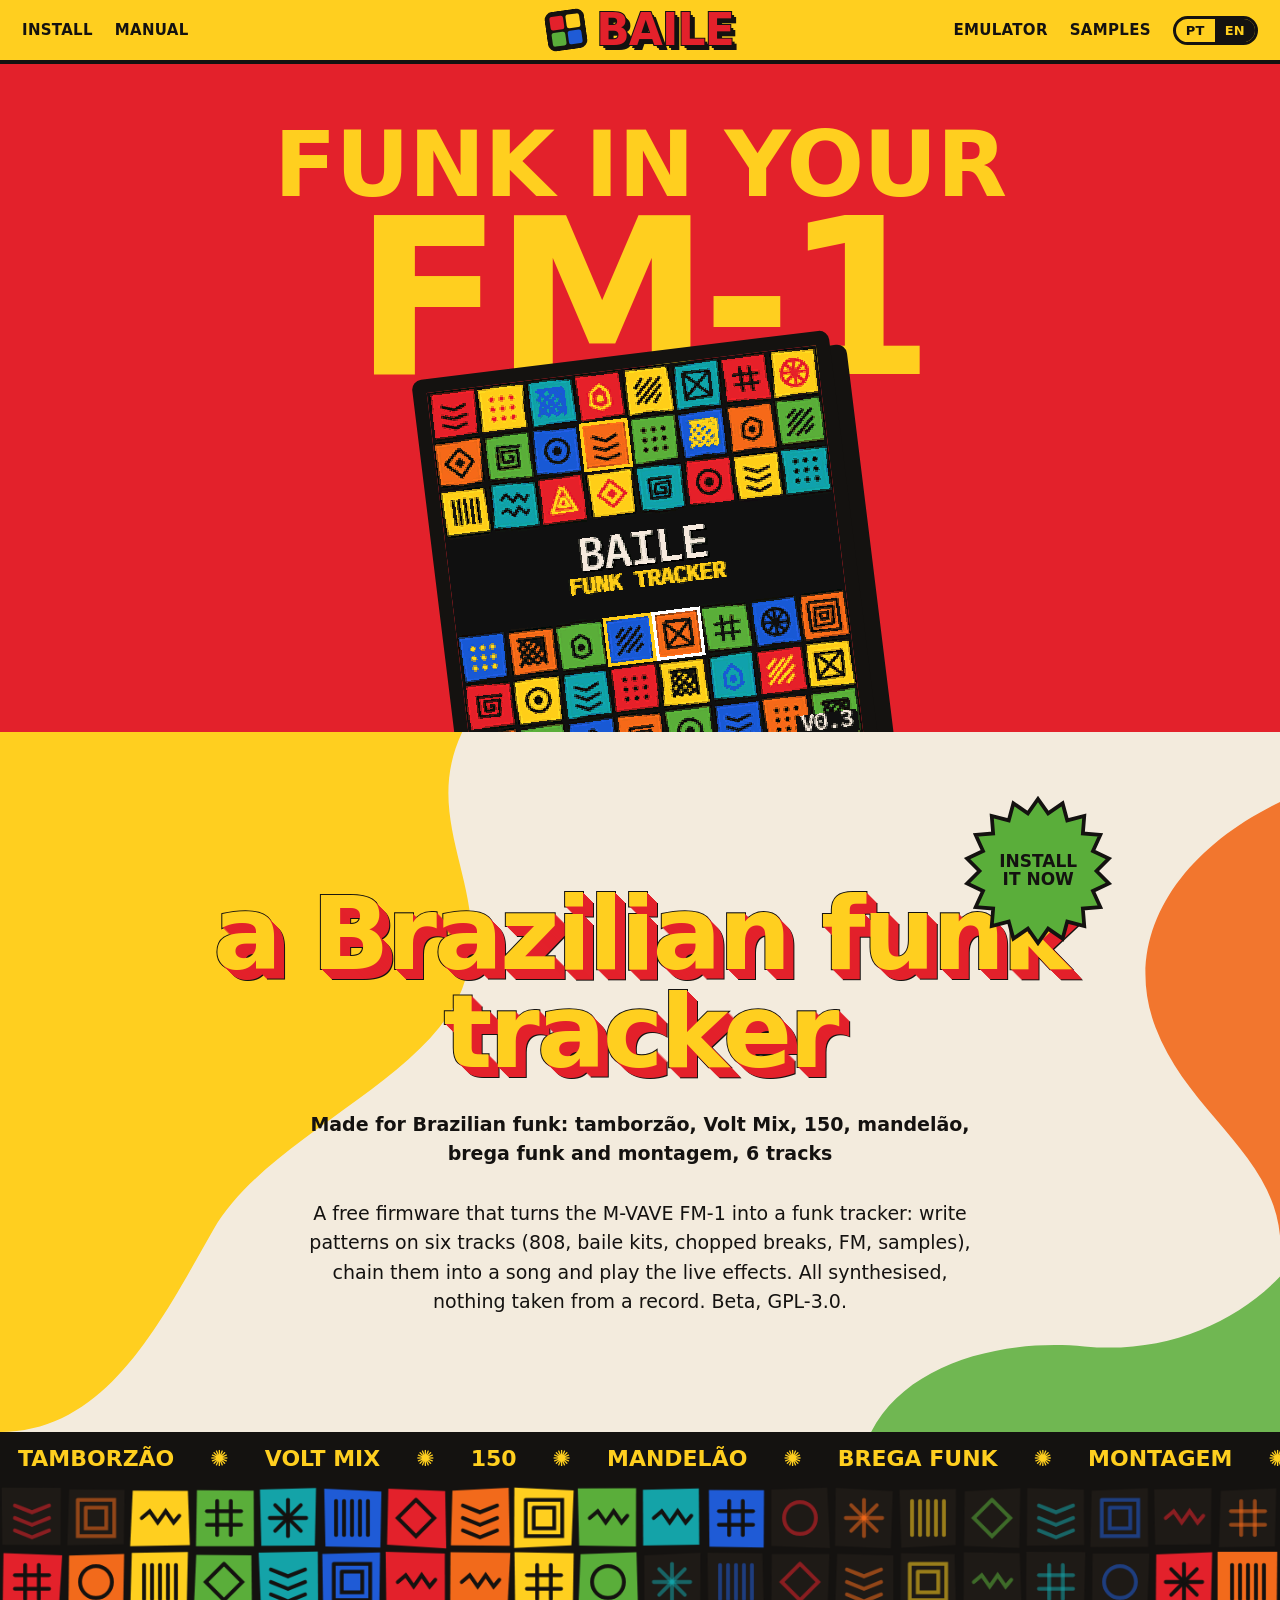
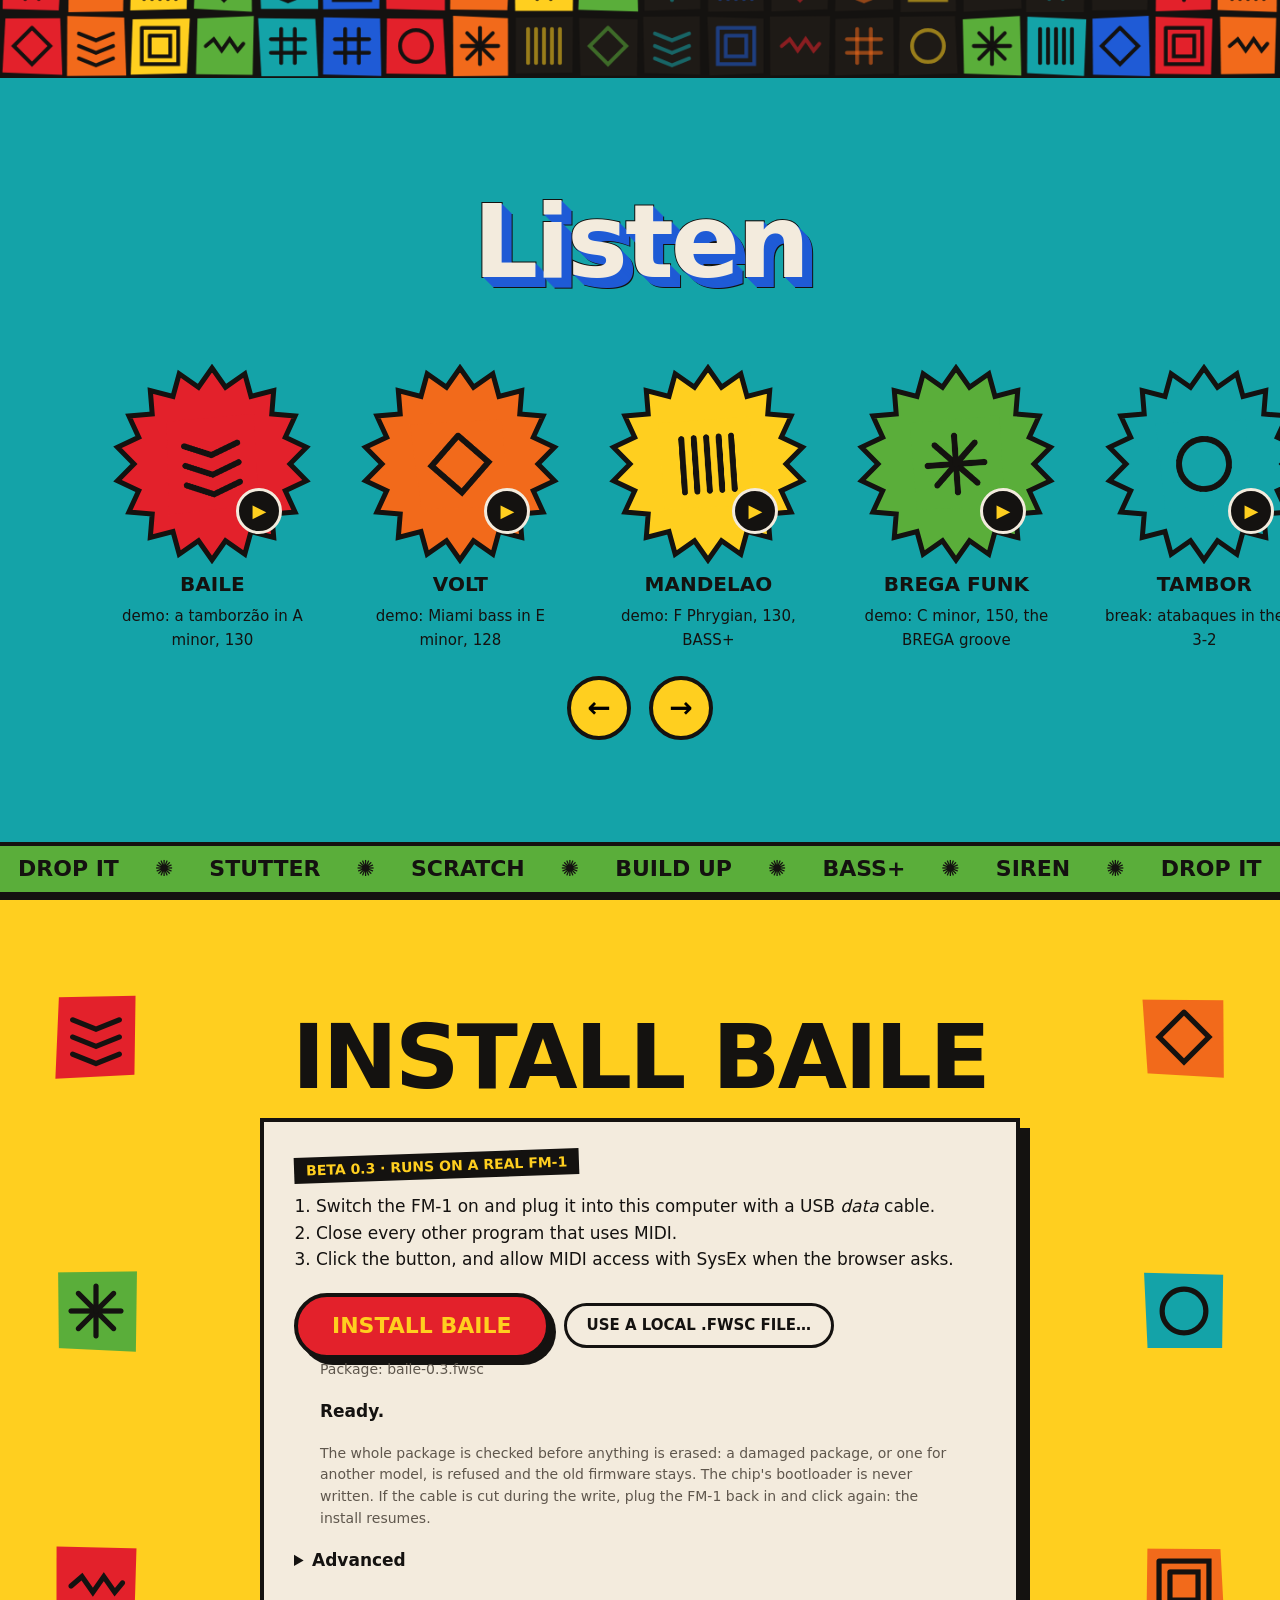
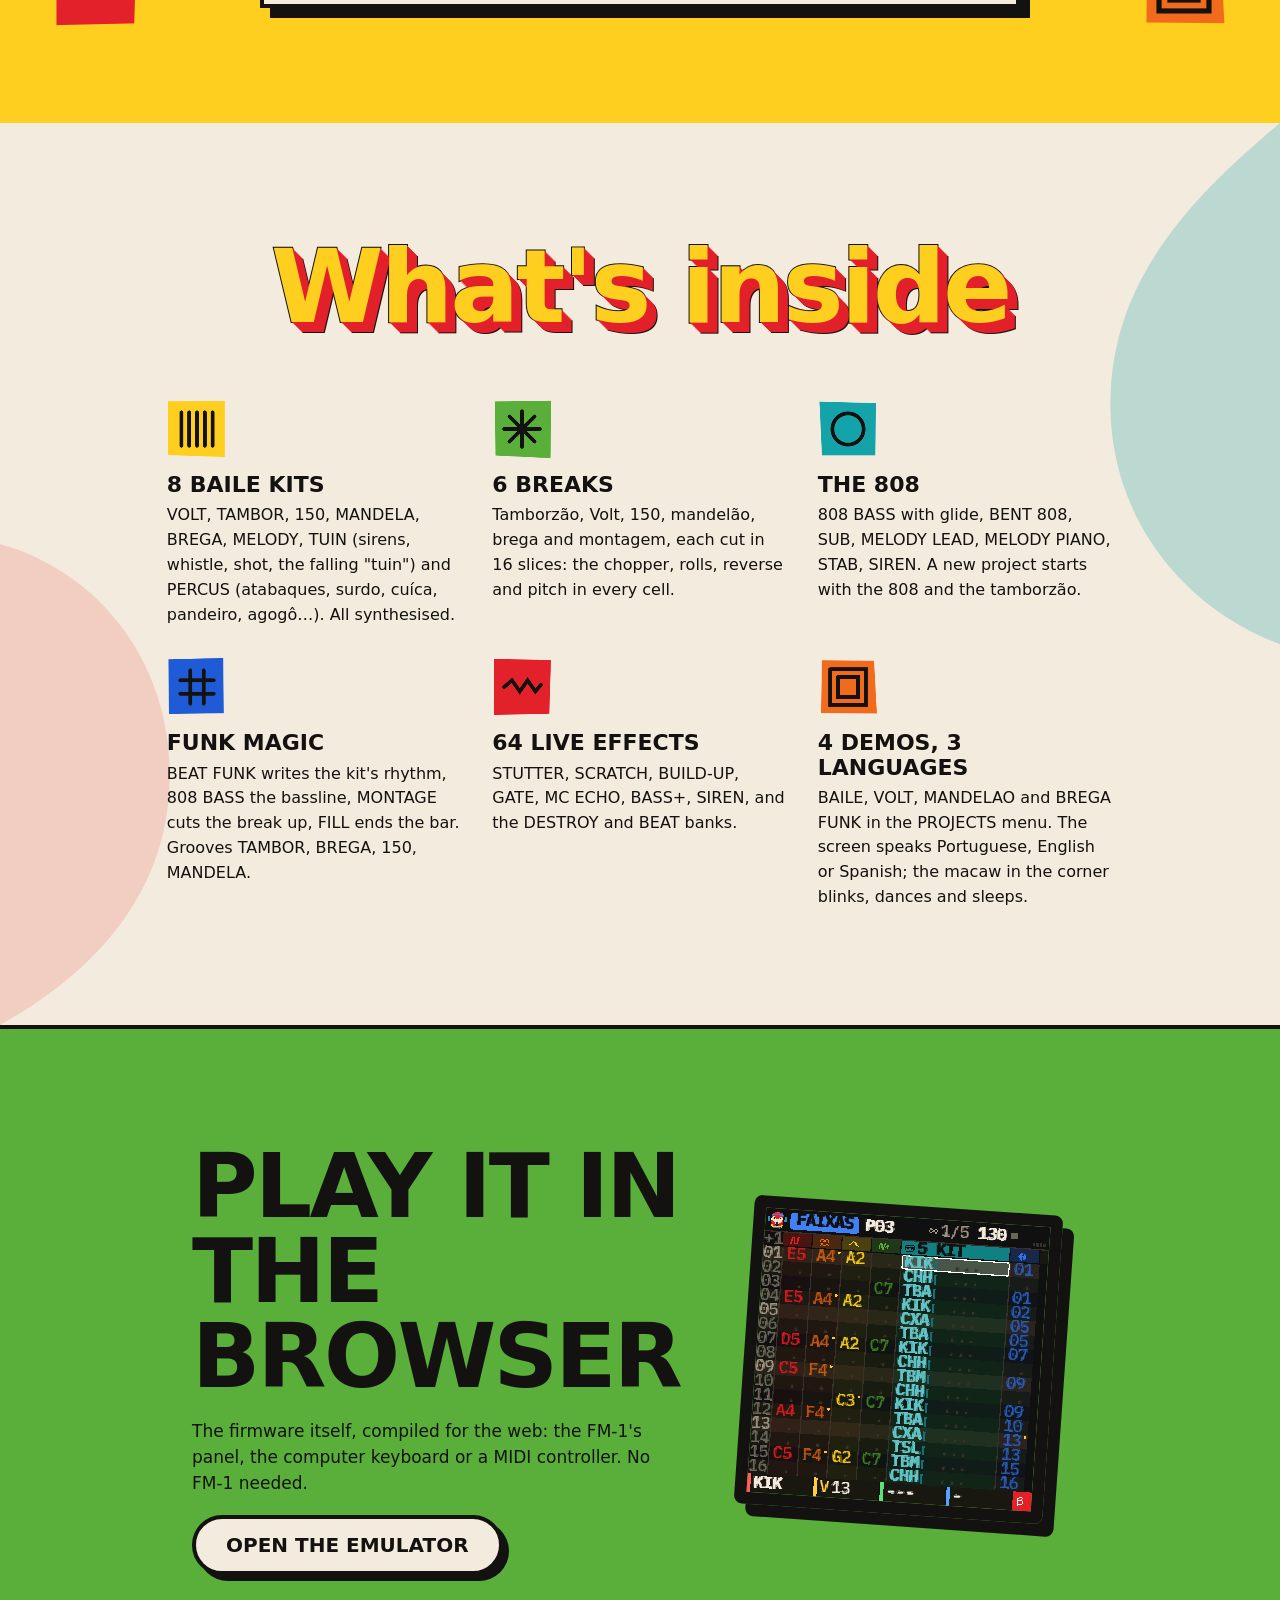
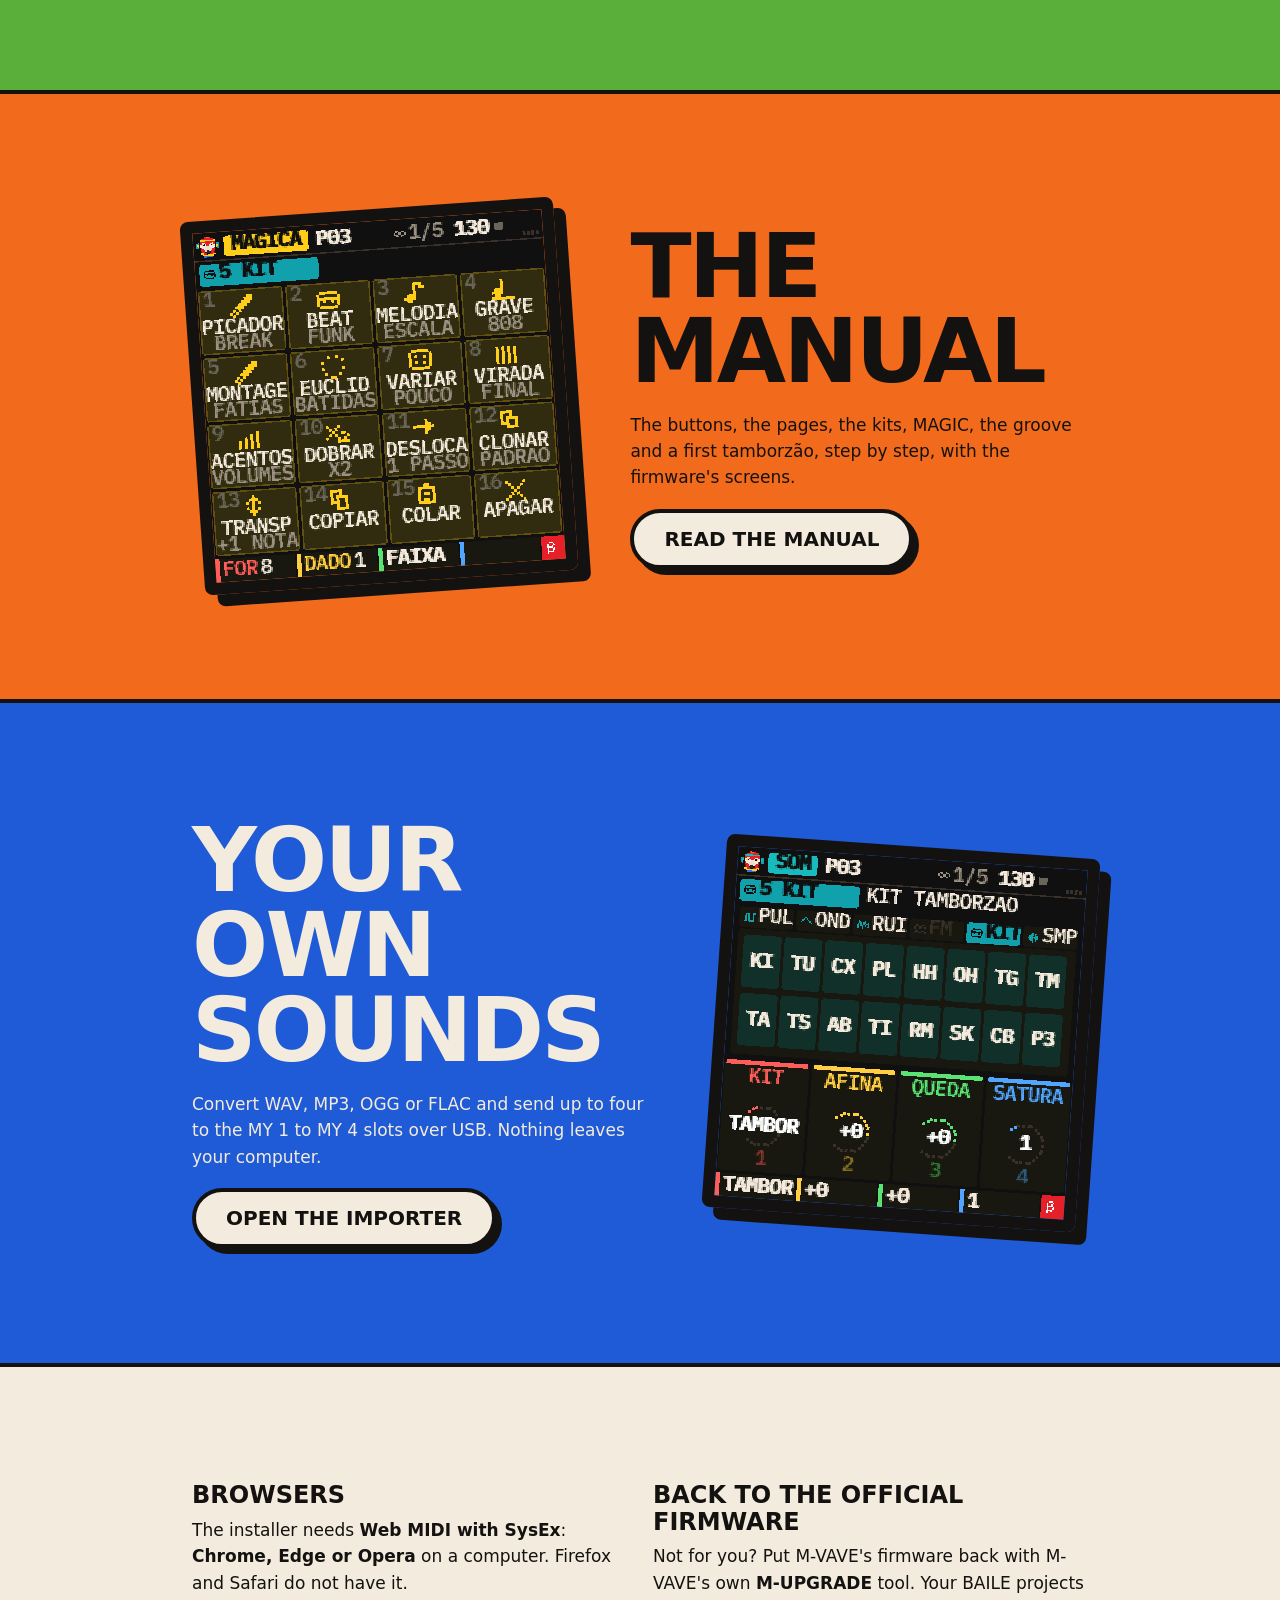
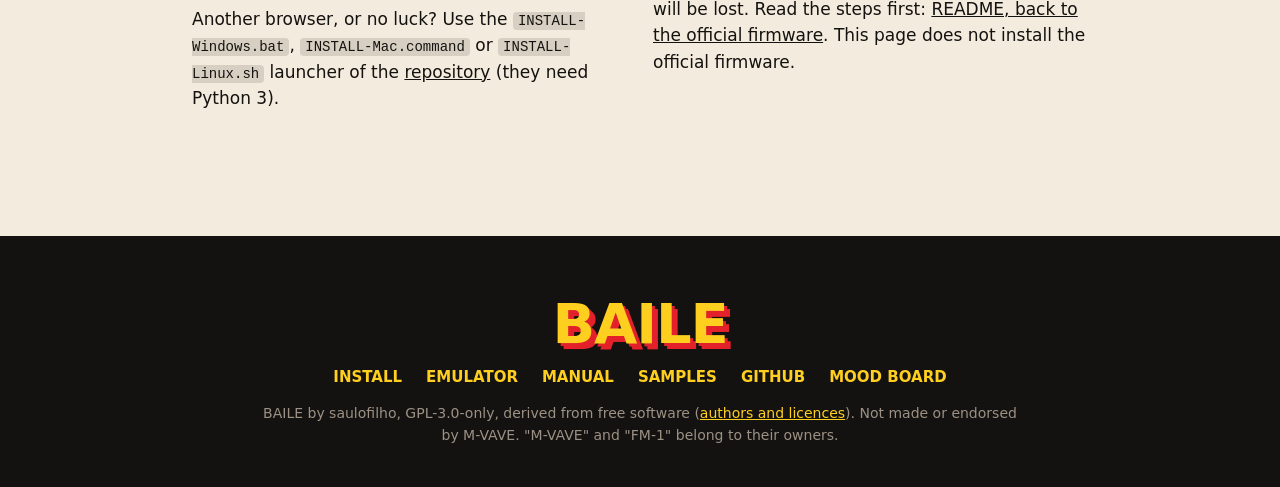
<file: en/index.html>
<!doctype html>
<html lang="en">
<head>
<meta charset="utf-8">
<meta name="viewport" content="width=device-width, initial-scale=1">
<link rel="icon" href="data:image/svg+xml,%3Csvg xmlns='http://www.w3.org/2000/svg' viewBox='0 0 32 32'%3E%3Crect width='32' height='32' rx='7' fill='%23141210'/%3E%3Crect x='4' y='4' width='11' height='11' rx='2' fill='%23E3212B'/%3E%3Crect x='17' y='4' width='11' height='11' rx='2' fill='%23FFCF1F'/%3E%3Crect x='4' y='17' width='11' height='11' rx='2' fill='%235AAE3A'/%3E%3Crect x='17' y='17' width='11' height='11' rx='2' fill='%231F5BD6'/%3E%3C/svg%3E">
<link rel="alternate" hreflang="pt-BR" href="../index.html">
<link rel="alternate" hreflang="en" href="../en/index.html">
<title>BAILE — a funk tracker for the M-VAVE FM-1</title>
<meta name="description" content="BAILE: a free firmware that turns the M-VAVE FM-1 into a Brazilian funk tracker. Install it from the browser.">
<!-- generated by source/tools/gen_site.py from source/web/hub.html: edit those, not this file -->
<style>
/* the layout after lamannabakery.com (a sticky bar with the logo in the middle, giant type, layered shadows, a
   turning star, tickers, blobs, a carousel of stars, flat colour blocks with stickers down their sides); the
   colours are BAILE's only: the black floor, the cream, and the six feathers of the macaw */
:root{
  --preto:#141210; --carvao:#1E1A16; --carvao2:#2A241E; --linha:#3A332B; --creme:#F3EBDD; --cinza:#9C9184;
  --vermelho:#E3212B; --laranja:#F26A1B; --amarelo:#FFCF1F; --verde:#5AAE3A; --turquesa:#14A3A8; --azul:#1F5BD6;
  --heavy:"Arial Black","Archivo Black","Helvetica Neue",Impact,system-ui,sans-serif;
  --text:system-ui,-apple-system,"Segoe UI",Roboto,sans-serif;
  --mono:ui-monospace,"SF Mono",Menlo,Consolas,monospace;
}
*{box-sizing:border-box}
html{color-scheme:light;scroll-behavior:smooth;scroll-padding-top:72px}
body{margin:0;background:var(--creme);color:var(--preto);font:17px/1.55 var(--text);overflow-x:hidden}
a{color:inherit}
img{max-width:100%}
.vh{position:absolute!important;width:1px;height:1px;overflow:hidden;clip:rect(0 0 0 0);white-space:nowrap}
@media (prefers-reduced-motion: reduce){*{animation:none!important;transition:none!important}html{scroll-behavior:auto}}

/* ---- the bar */
.bar{position:sticky;top:0;z-index:20;background:var(--amarelo);border-bottom:4px solid var(--preto);
  display:grid;grid-template-columns:1fr auto 1fr;align-items:center;gap:12px;padding:8px 22px}
.bar nav{display:flex;flex-wrap:wrap;gap:4px 22px;align-items:center}
.bar nav.r{justify-content:flex-end}
.bar a{font:900 15px/1 var(--heavy);text-transform:uppercase;text-decoration:none;color:var(--preto);letter-spacing:.02em}
.bar a:hover,.bar a:focus-visible{color:var(--vermelho)}
.bar .logo,footer .logo{font:900 44px/1 var(--heavy);letter-spacing:-.02em;color:var(--vermelho)!important;text-decoration:none;display:inline-flex;align-items:center;gap:10px;
  -webkit-text-stroke:2px var(--preto);paint-order:stroke fill;text-shadow:3px 3px 0 var(--preto),5px 5px 0 var(--preto)}
.logo img{width:40px;height:40px;transform:rotate(-8deg)}
.langs{display:inline-flex;border:3px solid var(--preto);border-radius:40px;overflow:hidden}
.langs a{padding:5px 10px;font-size:13px}
.langs a[aria-current]{background:var(--preto);color:var(--amarelo)}
@media (max-width:760px){.bar{grid-template-columns:auto 1fr;padding:6px 12px;gap:6px 12px}.bar nav{display:none}.bar nav.r{display:flex;justify-content:flex-end;gap:4px 12px}.bar nav.r a:not(.langs a){display:none}.bar .logo{font-size:30px}.bar .logo img{width:28px;height:28px}.mnav{display:flex!important}}
.mnav{display:none;flex-wrap:wrap;justify-content:center;gap:6px 18px;background:var(--preto);padding:10px 12px}.mnav a{color:var(--amarelo);font:900 14px/1 var(--heavy);text-transform:uppercase;text-decoration:none}

/* ---- the hero */
.hero{background:var(--vermelho);color:var(--amarelo);padding:5vw 4vw 0;text-align:center;overflow:hidden;position:relative}
.giant{font:900 clamp(56px,17vw,260px)/.82 var(--heavy);letter-spacing:-.04em;margin:0;text-transform:uppercase}
.giant .s{display:block;font-size:.42em;letter-spacing:-.01em;margin-bottom:.08em}
.hero .dev{display:block;width:min(420px,70vw);height:auto;aspect-ratio:1;margin:-6vw auto 0;transform:rotate(-7deg) translateY(10%);position:relative;
  border:14px solid var(--preto);border-radius:10px;background:var(--preto);box-shadow:16px 16px 0 var(--preto);image-rendering:pixelated}

/* ---- layered type, the turning star */
.stack{font:900 clamp(40px,8vw,112px)/.95 var(--heavy);letter-spacing:-.03em;margin:0;color:var(--amarelo);
  -webkit-text-stroke:2px var(--preto);paint-order:stroke fill;
  text-shadow:1px 1px 0 var(--vermelho),2px 2px 0 var(--vermelho),3px 3px 0 var(--vermelho),4px 4px 0 var(--vermelho),5px 5px 0 var(--vermelho),
    6px 6px 0 var(--vermelho),7px 7px 0 var(--vermelho),8px 8px 0 var(--vermelho),9px 9px 0 var(--vermelho),10px 10px 0 var(--vermelho),11px 11px 0 var(--preto)}
.stack.b{color:var(--creme);text-shadow:1px 1px 0 var(--azul),2px 2px 0 var(--azul),3px 3px 0 var(--azul),4px 4px 0 var(--azul),5px 5px 0 var(--azul),
    6px 6px 0 var(--azul),7px 7px 0 var(--azul),8px 8px 0 var(--azul),9px 9px 0 var(--azul),10px 10px 0 var(--azul),11px 11px 0 var(--preto)}
.star{display:inline-grid;place-items:center;width:150px;height:150px;position:relative;text-decoration:none}
.star svg{position:absolute;inset:0;width:100%;height:100%;animation:turn 18s linear infinite}
.star span{position:relative;font:900 17px/1.05 var(--heavy);text-transform:uppercase;text-align:center;color:var(--preto);max-width:96px}
@keyframes turn{to{transform:rotate(360deg)}}

/* ---- the blobs */
.blobs{position:relative;overflow:hidden;background:var(--creme)}
.blobs>svg.bg{position:absolute;inset:0;width:100%;height:100%;z-index:0}
.blobs>.in{position:relative;z-index:1}
.intro{max-width:1100px;margin:0 auto;padding:12vw 6vw 9vw;text-align:center;display:grid;gap:30px;justify-items:center}
.intro p{max-width:680px;margin:0;font-size:19px}
.intro .star{position:absolute;right:6vw;top:5vw}
@media (max-width:760px){.intro .star{position:relative;right:auto;top:auto;width:120px;height:120px}}

/* ---- the ticker */
.ticker{background:var(--preto);color:var(--amarelo);border-block:4px solid var(--preto);overflow:hidden;white-space:nowrap}
.ticker.v{background:var(--verde);color:var(--preto)}
.ticker div{display:inline-block;padding:12px 0;font:900 22px/1 var(--heavy);text-transform:uppercase;animation:run 32s linear infinite}
.ticker span{margin:0 18px}
.ticker i{font-style:normal;margin:0 18px}
@keyframes run{to{transform:translateX(-50%)}}

/* ---- the mosaic band (the "photo" band) */
#band{display:block;width:100%;height:auto;background:var(--preto)}

/* ---- the hall: stars that play */
.hall{background:var(--turquesa);padding:9vw 0 8vw;text-align:center;position:relative}
.hall .stack{margin:0 4vw 5vw}
.row{display:flex;gap:28px;overflow-x:auto;scroll-snap-type:x mandatory;padding:10px 8vw 24px;scrollbar-width:none}
.row::-webkit-scrollbar{display:none}
.item{flex:none;width:220px;scroll-snap-align:center;display:grid;justify-items:center;gap:10px;color:var(--preto)}
.badge{position:relative;width:200px;height:200px;border:0;background:none;padding:0;cursor:pointer}
.badge svg{position:absolute;inset:0;width:100%;height:100%;transition:transform .3s}
.badge:hover svg,.badge.on svg{transform:rotate(18deg) scale(1.05)}
.badge canvas{position:absolute;left:50%;top:50%;width:96px;height:96px;transform:translate(-50%,-50%) rotate(-4deg)}
.badge .pl{position:absolute;right:30px;bottom:30px;width:46px;height:46px;border-radius:50%;background:var(--preto);color:var(--amarelo);
  display:grid;place-items:center;font:900 18px/1 var(--heavy);border:3px solid var(--creme)}
.item b{font:900 20px/1.05 var(--heavy);text-transform:uppercase}
.item span{font-size:15px;max-width:200px}
.arrows{display:flex;justify-content:center;gap:18px}
.arrows button{font:900 28px/1 var(--heavy);width:64px;height:64px;border-radius:50%;border:4px solid var(--preto);background:var(--amarelo);cursor:pointer}
.arrows button:hover{background:var(--creme)}

/* ---- the flat blocks with stickers down their sides */
.block{position:relative;padding:9vw 15vw;text-align:center;overflow:hidden;border-top:4px solid var(--preto)}
.block.am{background:var(--amarelo)}
.block.ve{background:var(--verde)}
.block.az{background:var(--azul);color:var(--creme)}
.block.cr{background:var(--creme)}
.block.la{background:var(--laranja)}
.block .side{position:absolute;top:0;bottom:0;width:11vw;display:flex;flex-direction:column;justify-content:space-around;align-items:center;pointer-events:none}
.block .side.l{left:2vw}.block .side.r{right:2vw}
.block .side canvas{width:min(9vw,84px);height:min(9vw,84px)}
@media (max-width:760px){.block{padding:14vw 6vw}.block .side{display:none}}
.block h2{font:900 clamp(38px,7vw,96px)/.95 var(--heavy);letter-spacing:-.03em;margin:0 0 18px;text-transform:uppercase}
.block p{max-width:640px;margin:0 auto 18px}
.pill{display:inline-block;font:900 20px/1 var(--heavy);text-transform:uppercase;text-decoration:none;color:var(--preto);background:var(--creme);
  border:4px solid var(--preto);border-radius:110px;padding:16px 30px;box-shadow:6px 6px 0 var(--preto);transition:transform .1s,box-shadow .1s}
.pill:hover{transform:translate(3px,3px);box-shadow:3px 3px 0 var(--preto)}
.cta{display:grid;grid-template-columns:1.1fr .9fr;gap:5vw;align-items:center;text-align:left}
.cta img{width:100%;height:auto;aspect-ratio:1;max-width:380px;image-rendering:pixelated;border:12px solid var(--preto);border-radius:8px;transform:rotate(4deg);box-shadow:12px 12px 0 var(--preto);justify-self:center}
.cta.flip img{transform:rotate(-4deg)}
.cta.flip{grid-template-columns:.9fr 1.1fr}
.cta.flip .tx{order:2}
@media (max-width:760px){.cta,.cta.flip{grid-template-columns:1fr;text-align:center}.cta.flip .tx{order:0}}

/* ---- the installer */
.inst{max-width:760px;margin:0 auto;background:var(--creme);color:var(--preto);border:4px solid var(--preto);box-shadow:10px 10px 0 var(--preto);padding:30px;text-align:left}
.inst ol{margin:0 0 20px;padding-left:22px}
.inst .acts{display:flex;flex-wrap:wrap;gap:14px;align-items:center}
#go{font:900 22px/1 var(--heavy);text-transform:uppercase;background:var(--vermelho);color:var(--amarelo);border:4px solid var(--preto);border-radius:110px;
  padding:18px 34px;box-shadow:6px 6px 0 var(--preto);cursor:pointer}
#go:disabled{opacity:.5;cursor:not-allowed}
.btn{font:900 15px/1 var(--heavy);text-transform:uppercase;border:3px solid var(--preto);border-radius:110px;padding:12px 20px;background:var(--creme);cursor:pointer}
.btn.off{opacity:.45;cursor:not-allowed}
.note{color:#5f574d;font-size:14px}
#status{font-weight:800}
.prog{height:14px;border:3px solid var(--preto);background:var(--creme);margin:14px 0}
.prog i{display:block;height:100%;width:0;background:var(--verde)}
.prog.indet i{width:30%;animation:slide 1.2s linear infinite}
@keyframes slide{from{margin-left:-30%}to{margin-left:100%}}
.msg{padding:10px 14px;font-weight:800;border:3px solid var(--preto)}
.msg.err{background:var(--vermelho);color:var(--creme)}.msg.ok{background:var(--verde)}.msg.keep{background:var(--amarelo)}
.log{background:var(--preto);color:var(--creme);padding:12px;max-height:220px;overflow:auto;font:13px/1.4 var(--mono);white-space:pre-wrap}
.adv summary{cursor:pointer;font-weight:800}
.adv .rw{display:flex;flex-wrap:wrap;gap:10px;align-items:center;margin-top:12px}
.adv input{border:3px solid var(--preto);padding:10px;font-size:15px;background:#fff}
.beta{display:inline-block;background:var(--preto);color:var(--amarelo);font:900 14px/1 var(--heavy);padding:6px 12px;transform:rotate(-2deg);margin-bottom:14px}

/* ---- what is inside */
.feat{display:grid;grid-template-columns:repeat(auto-fit,minmax(260px,1fr));gap:30px;max-width:1100px;margin:0 auto;padding:0 6vw 9vw;text-align:left}
.feat div{position:relative;padding-top:74px}
.feat canvas{position:absolute;top:0;left:0;width:60px;height:60px}
.feat h3{font:900 22px/1.1 var(--heavy);text-transform:uppercase;margin:0 0 6px}
.feat p{margin:0;font-size:16px}
.blobs .head{text-align:center;padding:9vw 6vw 5vw}

/* ---- the practical bits, the foot */
.two{display:grid;grid-template-columns:1fr 1fr;gap:26px;max-width:1100px;margin:0 auto;text-align:left}
@media (max-width:760px){.two{grid-template-columns:1fr}}
.two h3{font:900 24px/1.1 var(--heavy);text-transform:uppercase;margin:0 0 8px}
.two p{margin:0 0 10px}
code{font:14px var(--mono);background:rgba(0,0,0,.12);padding:1px 5px;border-radius:4px}
footer{background:var(--preto);color:var(--creme);padding:60px 6vw 40px;display:grid;gap:18px;justify-items:center;text-align:center}
footer .logo{font-size:56px;color:var(--amarelo)!important;text-shadow:3px 3px 0 var(--vermelho),6px 6px 0 var(--vermelho)}
footer nav{display:flex;flex-wrap:wrap;gap:8px 24px;justify-content:center}
footer nav a{font:900 15px/1 var(--heavy);text-transform:uppercase;text-decoration:none;color:var(--amarelo)}
footer p a{color:var(--amarelo)}
footer p{max-width:760px;margin:0;color:var(--cinza);font-size:14px}
dialog{background:var(--creme);color:var(--preto);border:4px solid var(--preto);box-shadow:10px 10px 0 var(--preto);max-width:520px;padding:26px}
dialog::backdrop{background:rgba(20,18,16,.75)}
dialog h2{font:900 26px/1.1 var(--heavy);margin:0 0 12px}
dialog .rw{display:flex;gap:10px;justify-content:flex-end;margin-top:18px}
dialog .yes{background:var(--vermelho);color:var(--creme)}
.strong{font-weight:800}
body.writing .ticker div{animation-play-state:paused}
</style>
</head>
<body>
<svg width="0" height="0" style="position:absolute" aria-hidden="true">
  <symbol id="burst" viewBox="0 0 200 200"><polygon points="100.0,4.0 113.5,23.2 132.8,9.8 139.0,32.5 161.7,26.5 159.8,49.9 183.1,52.0 173.3,73.3 194.5,83.3 178.0,100.0 194.5,116.7 173.3,126.7 183.1,148.0 159.8,150.1 161.7,173.5 139.0,167.5 132.8,190.2 113.5,176.8 100.0,196.0 86.5,176.8 67.2,190.2 61.0,167.5 38.3,173.5 40.2,150.1 16.9,148.0 26.7,126.7 5.5,116.7 22.0,100.0 5.5,83.3 26.7,73.3 16.9,52.0 40.2,49.9 38.3,26.5 61.0,32.5 67.2,9.8 86.5,23.2"/></symbol>
</svg>

<header class="bar">
  <nav aria-label="BAILE">
    <a href="#install">Install</a>
    <a href="../manual/en.html">Manual</a>
  </nav>
  <a class="logo" href="../en/index.html" aria-label="BAILE"><img src="data:image/svg+xml,%3Csvg xmlns='http://www.w3.org/2000/svg' viewBox='0 0 32 32'%3E%3Crect width='32' height='32' rx='7' fill='%23141210'/%3E%3Crect x='4' y='4' width='11' height='11' rx='2' fill='%23E3212B'/%3E%3Crect x='17' y='4' width='11' height='11' rx='2' fill='%23FFCF1F'/%3E%3Crect x='4' y='17' width='11' height='11' rx='2' fill='%235AAE3A'/%3E%3Crect x='17' y='17' width='11' height='11' rx='2' fill='%231F5BD6'/%3E%3C/svg%3E" alt="">BAILE</a>
  <nav class="r" aria-label="More">
    <a href="../emulator/index.html#en">Emulator</a>
    <a href="../samples.en.html">Samples</a>
    <span class="langs"><a href="../index.html" hreflang="pt-BR">PT</a><a href="../en/index.html" hreflang="en" aria-current="page">EN</a></span>
  </nav>
</header>
<nav class="mnav" aria-label="BAILE"><a href="#install">Install</a><a href="../emulator/index.html#en">Emulator</a><a href="../manual/en.html">Manual</a><a href="../samples.en.html">Samples</a></nav>

<main>
<section class="hero" aria-labelledby="hero-h">
  <h1 class="giant" id="hero-h"><span class="s">funk in your</span>FM-1</h1>
  <img class="dev" src="../docs/boot.png" width="480" height="480" alt="BAILE's boot screen: a mosaic of tiles in the colours of a macaw's feathers">
</section>

<section class="blobs" aria-labelledby="intro-h">
  <svg class="bg" viewBox="0 0 1440 900" preserveAspectRatio="none" aria-hidden="true">
    <path fill="#FFCF1F" d="M0,0H520C470,120,560,210,520,330S300,520,240,640,120,900,0,900Z"/>
    <path fill="#F26A1B" opacity=".9" d="M1440,90C1330,150,1260,260,1300,380s150,170,140,300V900H1440Z"/>
    <path fill="#5AAE3A" opacity=".85" d="M980,900c40-90,150-120,240-110s170-30,220-90V900Z"/>
  </svg>
  <div class="in intro">
    <a class="star" href="#install"><svg viewBox="0 0 200 200" aria-hidden="true"><use href="#burst" fill="#5AAE3A" stroke="#141210" stroke-width="5"/></svg><span>Install it now</span></a>
    <h2 class="stack" id="intro-h">a Brazilian funk tracker</h2>
    <p class="tagline"><b>Made for Brazilian funk: tamborzão, Volt Mix, 150, mandelão, brega funk and montagem, 6 tracks</b></p>
    <p>A free firmware that turns the M-VAVE FM-1 into a funk tracker: write patterns on six tracks (808, baile kits, chopped breaks, FM, samples), chain them into a song and play the live effects. All synthesised, nothing taken from a record. Beta, GPL-3.0.</p>
  </div>
</section>

<div class="ticker" aria-hidden="true"><div><span>TAMBORZÃO</span><i>✺</i><span>VOLT MIX</span><i>✺</i><span>150</span><i>✺</i><span>MANDELÃO</span><i>✺</i><span>BREGA FUNK</span><i>✺</i><span>MONTAGEM</span><i>✺</i><span>TAMBORZÃO</span><i>✺</i><span>VOLT MIX</span><i>✺</i><span>150</span><i>✺</i><span>MANDELÃO</span><i>✺</i><span>BREGA FUNK</span><i>✺</i><span>MONTAGEM</span><i>✺</i></div></div>
<canvas id="band" width="1440" height="216" aria-hidden="true"></canvas>

<section class="hall" id="ouca" aria-labelledby="hall-h">
  <h2 class="stack b" id="hall-h">Listen</h2>
  <div class="row" id="row">
    <div class="item"><button class="badge" type="button" data-m="0" aria-pressed="false" aria-label="Play: BAILE, demo: a tamborzão in A minor, 130"><svg viewBox="0 0 200 200" aria-hidden="true"><use href="#burst" fill="#E3212B" stroke="#141210" stroke-width="5"/></svg><canvas width="168" height="168"></canvas><span class="pl" aria-hidden="true">▶</span></button><b>BAILE</b><span>demo: a tamborzão in A minor, 130</span><audio preload="none" src="../docs/audio/demo.m4a"></audio></div>
    <div class="item"><button class="badge" type="button" data-m="1" aria-pressed="false" aria-label="Play: VOLT, demo: Miami bass in E minor, 128"><svg viewBox="0 0 200 200" aria-hidden="true"><use href="#burst" fill="#F26A1B" stroke="#141210" stroke-width="5"/></svg><canvas width="168" height="168"></canvas><span class="pl" aria-hidden="true">▶</span></button><b>VOLT</b><span>demo: Miami bass in E minor, 128</span><audio preload="none" src="../docs/audio/demo-volt.m4a"></audio></div>
    <div class="item"><button class="badge" type="button" data-m="2" aria-pressed="false" aria-label="Play: MANDELAO, demo: F Phrygian, 130, BASS+"><svg viewBox="0 0 200 200" aria-hidden="true"><use href="#burst" fill="#FFCF1F" stroke="#141210" stroke-width="5"/></svg><canvas width="168" height="168"></canvas><span class="pl" aria-hidden="true">▶</span></button><b>MANDELAO</b><span>demo: F Phrygian, 130, BASS+</span><audio preload="none" src="../docs/audio/demo-mandelao.m4a"></audio></div>
    <div class="item"><button class="badge" type="button" data-m="3" aria-pressed="false" aria-label="Play: BREGA FUNK, demo: C minor, 150, the BREGA groove"><svg viewBox="0 0 200 200" aria-hidden="true"><use href="#burst" fill="#5AAE3A" stroke="#141210" stroke-width="5"/></svg><canvas width="168" height="168"></canvas><span class="pl" aria-hidden="true">▶</span></button><b>BREGA FUNK</b><span>demo: C minor, 150, the BREGA groove</span><audio preload="none" src="../docs/audio/demo-brega.m4a"></audio></div>
    <div class="item"><button class="badge" type="button" data-m="4" aria-pressed="false" aria-label="Play: TAMBOR, break: atabaques in the 3-3-2"><svg viewBox="0 0 200 200" aria-hidden="true"><use href="#burst" fill="#14A3A8" stroke="#141210" stroke-width="5"/></svg><canvas width="168" height="168"></canvas><span class="pl" aria-hidden="true">▶</span></button><b>TAMBOR</b><span>break: atabaques in the 3-3-2</span><audio preload="none" src="../docs/audio/break-tambor.m4a"></audio></div>
    <div class="item"><button class="badge" type="button" data-m="5" aria-pressed="false" aria-label="Play: VOLT, break: 808 and sub"><svg viewBox="0 0 200 200" aria-hidden="true"><use href="#burst" fill="#1F5BD6" stroke="#141210" stroke-width="5"/></svg><canvas width="168" height="168"></canvas><span class="pl" aria-hidden="true">▶</span></button><b>VOLT</b><span>break: 808 and sub</span><audio preload="none" src="../docs/audio/break-volt.m4a"></audio></div>
    <div class="item"><button class="badge" type="button" data-m="6" aria-pressed="false" aria-label="Play: CENT50, break: the 150, dry and fast"><svg viewBox="0 0 200 200" aria-hidden="true"><use href="#burst" fill="#E3212B" stroke="#141210" stroke-width="5"/></svg><canvas width="168" height="168"></canvas><span class="pl" aria-hidden="true">▶</span></button><b>CENT50</b><span>break: the 150, dry and fast</span><audio preload="none" src="../docs/audio/break-cent50.m4a"></audio></div>
    <div class="item"><button class="badge" type="button" data-m="7" aria-pressed="false" aria-label="Play: MANDELA, break: sub, metal, a dirty sampler"><svg viewBox="0 0 200 200" aria-hidden="true"><use href="#burst" fill="#F26A1B" stroke="#141210" stroke-width="5"/></svg><canvas width="168" height="168"></canvas><span class="pl" aria-hidden="true">▶</span></button><b>MANDELA</b><span>break: sub, metal, a dirty sampler</span><audio preload="none" src="../docs/audio/break-mandela.m4a"></audio></div>
    <div class="item"><button class="badge" type="button" data-m="8" aria-pressed="false" aria-label="Play: BREGA, break: swing, timbales, palms"><svg viewBox="0 0 200 200" aria-hidden="true"><use href="#burst" fill="#FFCF1F" stroke="#141210" stroke-width="5"/></svg><canvas width="168" height="168"></canvas><span class="pl" aria-hidden="true">▶</span></button><b>BREGA</b><span>break: swing, timbales, palms</span><audio preload="none" src="../docs/audio/break-brega.m4a"></audio></div>
    <div class="item"><button class="badge" type="button" data-m="9" aria-pressed="false" aria-label="Play: MONTAG, break: a new sound every 16th"><svg viewBox="0 0 200 200" aria-hidden="true"><use href="#burst" fill="#5AAE3A" stroke="#141210" stroke-width="5"/></svg><canvas width="168" height="168"></canvas><span class="pl" aria-hidden="true">▶</span></button><b>MONTAG</b><span>break: a new sound every 16th</span><audio preload="none" src="../docs/audio/break-montag.m4a"></audio></div>
  </div>
  <div class="arrows"><button type="button" id="prev" aria-label="Previous">←</button><button type="button" id="next" aria-label="Next">→</button></div>
</section>

<div class="ticker v" aria-hidden="true"><div><span>DROP IT</span><i>✺</i><span>STUTTER</span><i>✺</i><span>SCRATCH</span><i>✺</i><span>BUILD UP</span><i>✺</i><span>BASS+</span><i>✺</i><span>SIREN</span><i>✺</i><span>DROP IT</span><i>✺</i><span>STUTTER</span><i>✺</i><span>SCRATCH</span><i>✺</i><span>BUILD UP</span><i>✺</i><span>BASS+</span><i>✺</i><span>SIREN</span><i>✺</i></div></div>

<section class="block am" id="install" aria-labelledby="install-h">
  <div class="side l" aria-hidden="true"><canvas data-m="0"></canvas><canvas data-m="3"></canvas><canvas data-m="6"></canvas></div>
  <div class="side r" aria-hidden="true"><canvas data-m="1"></canvas><canvas data-m="4"></canvas><canvas data-m="7"></canvas></div>
  <h2 id="install-h">Install BAILE</h2>
  <div class="inst">
    <span class="beta">BETA 0.3 · RUNS ON A REAL FM-1</span>
    <ol><li>Switch the FM-1 on and plug it into this computer with a USB <em>data</em> cable.</li><li>Close every other program that uses MIDI.</li><li>Click the button, and allow MIDI access with SysEx when the browser asks.</li></ol>
    <div class="acts">
      <button id="go" type="button" disabled>Install BAILE</button>
      <label class="btn" id="pick" for="file" tabindex="0" role="button">Use a local .fwsc file…</label>
      <input id="file" type="file" accept=".fwsc" hidden>
    </div>
    <p class="note" id="pkg" hidden></p>
    <div class="prog bar-i" id="bar" role="progressbar" aria-label="Install progress" aria-valuemin="0" aria-valuemax="100" hidden><i></i></div>
    <p id="status" role="status" aria-live="polite">Loading…</p>
    <p class="msg keep" id="keep" hidden>Writing: do not unplug the FM-1, do not close or reload this page. Keep this tab in front and the computer awake until it says <em>Done</em>.</p>
    <pre class="log" id="log" aria-label="Install log" hidden></pre>
    <p class="msg err" id="error" role="alert" hidden></p>
    <p class="msg ok" id="done" hidden></p>
    <p class="note">The whole package is checked before anything is erased: a damaged package, or one for another model, is refused and the old firmware stays. The chip's bootloader is never written. If the cable is cut during the write, plug the FM-1 back in and click again: the install resumes.</p>
    <details class="adv">
      <summary>Advanced</summary>
      <div class="rw">
        <label for="port">MIDI port name contains</label>
        <input id="port" type="text" placeholder="(automatic: FM-1)" autocomplete="off" spellcheck="false">
        <button id="probe" class="btn" type="button" disabled>Check the connection</button>
      </div>
    </details>
  </div>
</section>

<section class="blobs" aria-labelledby="feat-h">
  <svg class="bg" viewBox="0 0 1440 900" preserveAspectRatio="none" aria-hidden="true">
    <path fill="#14A3A8" opacity=".25" d="M1440,0V520C1320,480,1240,380,1250,260S1360,60,1440,0Z"/>
    <path fill="#E3212B" opacity=".15" d="M0,420c120,30,200,130,190,250S80,860,0,900Z"/>
  </svg>
  <div class="in">
    <div class="head"><h2 class="stack" id="feat-h">What's inside</h2></div>
    <div class="feat"><div><canvas data-m="2" width="168" height="168"></canvas><h3>8 baile kits</h3><p>VOLT, TAMBOR, 150, MANDELA, BREGA, MELODY, TUIN (sirens, whistle, shot, the falling "tuin") and PERCUS (atabaques, surdo, cuíca, pandeiro, agogô…). All synthesised.</p></div><div><canvas data-m="3" width="168" height="168"></canvas><h3>6 breaks</h3><p>Tamborzão, Volt, 150, mandelão, brega and montagem, each cut in 16 slices: the chopper, rolls, reverse and pitch in every cell.</p></div><div><canvas data-m="4" width="168" height="168"></canvas><h3>The 808</h3><p>808 BASS with glide, BENT 808, SUB, MELODY LEAD, MELODY PIANO, STAB, SIREN. A new project starts with the 808 and the tamborzão.</p></div><div><canvas data-m="5" width="168" height="168"></canvas><h3>Funk MAGIC</h3><p>BEAT FUNK writes the kit's rhythm, 808 BASS the bassline, MONTAGE cuts the break up, FILL ends the bar. Grooves TAMBOR, BREGA, 150, MANDELA.</p></div><div><canvas data-m="6" width="168" height="168"></canvas><h3>64 live effects</h3><p>STUTTER, SCRATCH, BUILD-UP, GATE, MC ECHO, BASS+, SIREN, and the DESTROY and BEAT banks.</p></div><div><canvas data-m="7" width="168" height="168"></canvas><h3>4 demos, 3 languages</h3><p>BAILE, VOLT, MANDELAO and BREGA FUNK in the PROJECTS menu. The screen speaks Portuguese, English or Spanish; the macaw in the corner blinks, dances and sleeps.</p></div></div>
  </div>
</section>

<section class="block ve" aria-labelledby="emu-h">
  <div class="cta">
    <div class="tx"><h2 id="emu-h">Play it in the browser</h2><p>The firmware itself, compiled for the web: the FM-1's panel, the computer keyboard or a MIDI controller. No FM-1 needed.</p><a class="pill" href="../emulator/index.html#en">Open the emulator</a></div>
    <img src="../manual/img/m02-faixas.png" width="480" height="480" alt="BAILE's TRACKS page with the demo playing">
  </div>
</section>
<section class="block la" aria-labelledby="man-h">
  <div class="cta flip">
    <div class="tx"><h2 id="man-h">The manual</h2><p>The buttons, the pages, the kits, MAGIC, the groove and a first tamborzão, step by step, with the firmware's screens.</p><a class="pill" href="../manual/en.html">Read the manual</a></div>
    <img src="../manual/img/m06-magica.png" width="480" height="480" alt="BAILE's MAGIC page">
  </div>
</section>
<section class="block az" aria-labelledby="smp-h">
  <div class="cta">
    <div class="tx"><h2 id="smp-h">Your own sounds</h2><p>Convert WAV, MP3, OGG or FLAC and send up to four to the MY 1 to MY 4 slots over USB. Nothing leaves your computer.</p><a class="pill" href="../samples.en.html">Open the importer</a></div>
    <img src="../manual/img/m05-som-kit.png" width="480" height="480" alt="The TAMBORZAO kit on the SOUND page">
  </div>
</section>

<section class="block cr" aria-label="Browsers and the official firmware">
  <div class="two">
    <div id="browsers"><h3>Browsers</h3><p>The installer needs <strong>Web MIDI with SysEx</strong>: <strong>Chrome, Edge or Opera</strong> on a computer. Firefox and Safari do not have it.</p><p>Another browser, or no luck? Use the <code>INSTALL-Windows.bat</code>, <code>INSTALL-Mac.command</code> or <code>INSTALL-Linux.sh</code> launcher of the <a href="https://github.com/saulofilho/baile-fm1#instalar-sem-o-navegador">repository</a> (they need Python 3).</p></div>
    <div id="official"><h3>Back to the official firmware</h3><p>Not for you? Put M-VAVE's firmware back with M-VAVE's own <strong>M-UPGRADE</strong> tool. Your BAILE projects will be lost. Read the steps first: <a href="https://github.com/saulofilho/baile-fm1#voltar-ao-firmware-oficial">README, back to the official firmware</a>. This page does not install the official firmware.</p></div>
  </div>
</section>
</main>

<footer>
  <a class="logo" href="../en/index.html">BAILE</a>
  <nav aria-label="BAILE">
    <a href="#install">Install</a><a href="../emulator/index.html#en">Emulator</a><a href="../manual/en.html">Manual</a>
    <a href="../samples.en.html">Samples</a><a href="https://github.com/saulofilho/baile-fm1">GitHub</a><a href="../docs/moodboard/index.html">Mood board</a>
  </nav>
  <p>BAILE by saulofilho, GPL-3.0-only, derived from free software (<a href="https://github.com/saulofilho/baile-fm1/blob/main/LICENSING.md">authors and licences</a>). Not made or endorsed by M-VAVE. "M-VAVE" and "FM-1" belong to their owners.</p>
  <noscript><p>The installer needs JavaScript.</p></noscript>
</footer>

<dialog id="dlg" aria-labelledby="dlg-h">
  <form method="dialog">
    <h2 id="dlg-h">Write BAILE to the FM-1?</h2>
    <p id="dlg-info"></p>
    <p id="dlg-resume" hidden>This FM-1 is in update mode (an earlier install was cut off): the write will be finished.</p>
    <p class="strong">Do not unplug the FM-1, do not close or reload this page, and do not let the computer sleep while it is writing. It takes a few minutes.</p>
    <p class="note">Beta, unofficial firmware: at your own risk.</p>
    <div class="rw">
      <button value="no" id="dlg-no" class="btn" autofocus>Cancel</button>
      <button value="yes" id="dlg-yes" class="btn yes">Write to the FM-1</button>
    </div>
  </form>
</dialog>

<script>
/* the tiles: the band, the stickers, the stars of the hall (the mood board's motifs) */
(function () {
var COL = ["#E3212B", "#F26A1B", "#FFCF1F", "#5AAE3A", "#14A3A8", "#1F5BD6"];
var KINDS = ["chevron", "losango", "listras", "sol", "alvo", "grade", "zigue", "quadros"];
function rng(s) { var x = (s * 2654435761) >>> 0 || 1; return function () { x ^= x << 13; x >>>= 0; x ^= x >>> 17; x ^= x << 5; x >>>= 0; return x / 4294967296; }; }
function tile(c, x, y, s, kind, col, lit, seed) {
    var r = rng(seed), J = function () { return (r() - .5) * s * .07; };
    c.beginPath(); c.moveTo(x + J(), y + J()); c.lineTo(x + s + J(), y + J()); c.lineTo(x + s + J(), y + s + J()); c.lineTo(x + J(), y + s + J()); c.closePath();
    c.fillStyle = lit ? col : "#1E1A16"; c.fill();
    c.strokeStyle = lit ? "#141210" : col; c.globalAlpha = lit ? 1 : .55; c.lineWidth = Math.max(2, s / 15); c.lineCap = "round";
    var L = function (p) { c.beginPath(); p.forEach(function (q, i) { (i ? c.lineTo : c.moveTo).call(c, x + q[0] * s, y + q[1] * s); }); c.stroke(); };
    var i;
    if (kind === "chevron") for (i = 0; i < 3; i++) L([[.2, .28 + i * .22], [.5, .4 + i * .22], [.8, .28 + i * .22]]);
    else if (kind === "losango") L([[.5, .18], [.82, .5], [.5, .82], [.18, .5], [.5, .18]]);
    else if (kind === "listras") for (i = 0; i < 5; i++) L([[.22 + i * .14, .2], [.22 + i * .14, .8]]);
    else if (kind === "sol") for (i = 0; i < 8; i++) { var a = i * Math.PI / 4; L([[.5, .5], [.5 + Math.cos(a) * .32, .5 + Math.sin(a) * .32]]); }
    else if (kind === "alvo") { c.beginPath(); c.arc(x + s / 2, y + s / 2, s * .28, 0, 7); c.stroke(); }
    else if (kind === "grade") { L([[.38, .2], [.38, .8]]); L([[.62, .2], [.62, .8]]); L([[.2, .38], [.8, .38]]); L([[.2, .62], [.8, .62]]); }
    else if (kind === "zigue") L([[.18, .5], [.32, .38], [.46, .58], [.6, .38], [.74, .58], [.84, .46]]);
    else [.18, .32].forEach(function (o) { L([[o, o], [1 - o, o], [1 - o, 1 - o], [o, 1 - o], [o, o]]); });
    c.globalAlpha = 1;
}
function sticker(cv, k) {
    var d = 168; cv.width = cv.height = d;
    var c = cv.getContext("2d"); tile(c, 6, 6, d - 12, KINDS[k % 8], COL[k % 6], true, k * 13 + 5);
}
document.querySelectorAll("canvas[data-m]").forEach(function (cv) { sticker(cv, +cv.dataset.m); });
var still = window.matchMedia && matchMedia("(prefers-reduced-motion: reduce)").matches;
var band = document.getElementById("band"), b = band.getContext("2d"), t = 0;
function draw() {
    var s = 64, g = 8, cols = Math.ceil(1440 / (s + g));
    b.fillStyle = "#141210"; b.fillRect(0, 0, 1440, 216);
    for (var r = 0; r < 3; r++) for (var k = 0; k < cols; k++) {
        var id = r * 101 + k * 7, w = Math.sin(k * .35 - t * .25 + r * .8);
        tile(b, 4 + k * (s + g), 4 + r * (s + g), s, KINDS[(id + (w > .6 ? (t >> 2) : 0)) % 8], COL[(id + r) % 6], still || w > -.2, id);
    }
}
draw();
if (!still) setInterval(function () { t++; draw(); }, 120);

/* the hall: each star plays its sound; the arrows scroll the row */
var playing = null;
document.querySelectorAll(".badge").forEach(function (bt) {
    sticker(bt.querySelector("canvas"), +bt.dataset.m);
    var au = bt.parentNode.querySelector("audio"), pl = bt.querySelector(".pl");
    bt.addEventListener("click", function () {
        if (playing && playing !== au) { playing.pause(); playing.currentTime = 0; }
        if (au.paused) { au.play(); playing = au; } else { au.pause(); }
    });
    au.addEventListener("play", function () { bt.classList.add("on"); pl.textContent = "■"; bt.setAttribute("aria-pressed", "true"); });
    au.addEventListener("pause", function () { bt.classList.remove("on"); pl.textContent = "▶"; bt.setAttribute("aria-pressed", "false"); });
});
var row = document.getElementById("row");
document.getElementById("prev").addEventListener("click", function () { row.scrollBy({ left: -260, behavior: "smooth" }); });
document.getElementById("next").addEventListener("click", function () { row.scrollBy({ left: 260, behavior: "smooth" }); });
})();
</script>
<script src="../install/webinstall.js"></script>
<script>
(function () {
"use strict";
var K = window.KawaInstall, L = {"err": "Error: ", "errx": "Unexpected error: ", "again": "If the FM-1 shows an update screen or does not start, plug it in again and click Install BAILE: the install resumes.", "stopped0": "Stopped. Nothing was written.", "stopped": "Stopped.", "leave": "The FM-1 is being updated. Leaving now can leave it in update mode.", "info": "Package {p} ({n}) onto the device {d} on the port \"{o}\".", "confirm": "Write {p} to the FM-1 ({d})? Do not unplug the FM-1 while it is writing.", "writing": "Writing ", "checking": "Checking the package ({n} reads)", "reading": "Reading ", "downloading": "Downloading the package…", "checkpkg": "Checking the package…", "looking": "Looking for the FM-1 (allow MIDI access if asked)…", "found": "FM-1 found. Waiting for your confirmation…", "cancelled": "Cancelled. Nothing was written.", "donesite": "Done: the FM-1 runs BAILE ({id}).", "done": "Done: the FM-1 runs {id}.", "probed": "FM-1 found on the port \"{o}\": {id}", "inloader": ", in update mode (an earlier install was cut off: Install BAILE finishes it).", "running": ", running.", "noscript": "The installer script (install/webinstall.js) did not load.", "nobrowser": "This browser cannot install BAILE.", "ready": "Ready.", "pkg": "Package: ", "fromfile": "Opened from a file: the page cannot download the package. Use a local .fwsc file (install/baile-*.fwsc)."};
// No version is written here: the package is the newest baile-*.fwsc that install/SHA256SUMS names (see fetchLatest).
var $ = function (id) { return document.getElementById(id); };
var go = $("go"), pick = $("pick"), file = $("file"), probe = $("probe"), port = $("port");
var busy = false, writing = false, wake = null;
var BASE = "../";

function show(id, on) { $(id).hidden = !on; }
function status(t) { $("status").textContent = t; }
function logLine(t) { var l = $("log"); l.hidden = false; l.textContent += (l.textContent ? "\n" : "") + t; l.scrollTop = l.scrollHeight; }
function bar(pct) {                      // null: busy without a number; a number: percent; undefined: no bar
    var b = $("bar");
    b.hidden = pct === undefined;
    b.classList.toggle("indet", pct === null);
    if (typeof pct === "number") { b.setAttribute("aria-valuenow", pct); b.firstElementChild.style.width = pct + "%"; }
    else { b.removeAttribute("aria-valuenow"); b.firstElementChild.style.width = ""; }
}
function reset() { ["log", "error", "done", "keep"].forEach(function (i) { show(i, false); }); $("log").textContent = ""; bar(undefined); }
function lock(on) {
    busy = on;
    [go, probe, port].forEach(function (e) { e.disabled = on; });
    pick.classList.toggle("off", on);
    pick.setAttribute("aria-disabled", on ? "true" : "false");
    file.disabled = on;
}
function fail(e) {
    var m = e && e.message ? e.message : String(e);
    $("error").textContent = (e instanceof K.InstallError ? L.err : L.errx) + m + (e instanceof K.InstallError ? "" : "\n" + L.again);
    show("error", true);
    bar(undefined);
    var clean = e instanceof K.InstallError && (/^(badpkg|nomidi|download|notfound|model|foreign)$/.test(e.code) || /nothing was written/.test(m));
    status(clean ? L.stopped0 : L.stopped);
}

// while the FM-1 is being updated the page must not close; the screen and the computer stay awake
window.addEventListener("beforeunload", function (e) {
    if (!writing) return;
    e.preventDefault();
    e.returnValue = L.leave;
    return e.returnValue;
});
function setWriting(on) {
    writing = on;
    document.body.classList.toggle("writing", on);
    show("keep", on);
    if (on && navigator.wakeLock) navigator.wakeLock.request("screen").then(function (l) { wake = l; }, function () {});
    if (!on && wake) { wake.release().catch(function () {}); wake = null; }
}

function ask(info) {                     // the confirm dialog: resolves true only on its yes
    return new Promise(function (res) {
        var d = $("dlg");
        $("dlg-info").textContent = L.info.replace("{p}", info.product).replace("{n}", info.name).replace("{d}", info.device).replace("{o}", info.port);
        show("dlg-resume", info.resume);
        if (typeof d.showModal !== "function")
            return res(window.confirm(L.confirm.replace("{p}", info.product).replace("{d}", info.device)));
        d.returnValue = "";
        d.addEventListener("close", function () { res(d.returnValue === "yes"); }, { once: true });
        d.showModal();
    });
}

function onStep(k, a) {                  // the Python tool's progress lines, on the page
    var t = K.STEP_TEXT[k](a), cap = t.charAt(0).toUpperCase() + t.slice(1);
    if (k === "write") { bar(a); status(L.writing + a + "%"); return; }
    if (k === "check") { bar(null); status(L.checking.replace("{n}", a)); return; }
    bar(k === "done" ? 100 : null);
    status(cap);
    if (k !== "done") logLine(cap);
}

async function install(src) {
    if (busy) return;
    reset();
    lock(true);
    try {
        var pkg;
        if (src) {
            status(L.reading + src.name + "…");
            pkg = { bytes: new Uint8Array(await src.arrayBuffer()), name: src.name, site: false };
        } else {
            status(L.downloading);
            bar(null);
            pkg = await K.fetchLatest(function (u, o) { return fetch(BASE + u, o); });
            pkg.site = true;
        }
        status(L.checkpkg);
        var res = await K.runInstall({
            nav: navigator, bytes: pkg.bytes, name: pkg.name, port: port.value.trim() || undefined,
            say: function (l) {
                logLine(l);
                if (/^package:/.test(l)) { status(L.looking); bar(null); }
                if (/^device:/.test(l)) { status(L.found); bar(undefined); }
            },
            step: onStep, confirm: ask, busy: setWriting,
        });
        if (res.cancelled) { status(L.cancelled); return; }
        var fin = (pkg.site ? L.donesite : L.done).replace("{id}", res.id);
        status(fin);
        $("done").textContent = fin;
        show("done", true);
        logLine(K.STEP_TEXT.done(res.id));
    } catch (e) {
        fail(e);
    } finally {
        setWriting(false);
        lock(false);
    }
}

async function check() {                 // fm1_install.py --info
    if (busy) return;
    reset();
    lock(true);
    status(L.looking);
    try {
        var r = await K.probe({ nav: navigator, port: port.value.trim() || undefined });
        status(L.probed.replace("{o}", r.port).replace("{id}", r.id) + (r.loader ? L.inloader : L.running));
        logLine(r.text);
    } catch (e) {
        fail(e);
    } finally {
        lock(false);
    }
}

function start() {
    if (!K) { status(L.noscript); return; }
    if (typeof navigator.requestMIDIAccess !== "function") {         // Safari, Firefox before 108, a page not served over https
        pick.classList.add("off");
        K.connect(navigator).catch(function (e) { fail(e); status(L.nobrowser); });
        return;
    }
    lock(false);
    status(L.ready);
}

go.addEventListener("click", function () { install(null); });
probe.addEventListener("click", check);
file.addEventListener("change", function () { var f = file.files && file.files[0]; file.value = ""; if (f) install(f); });
pick.addEventListener("keydown", function (e) { if (e.key === "Enter" || e.key === " ") { e.preventDefault(); if (!busy) file.click(); } });

// the package, named by install/SHA256SUMS (a page opened from a file cannot read it: the local file works there)
if (K && typeof fetch === "function") {
    fetch(BASE + "install/SHA256SUMS", { cache: "no-cache" }).then(function (r) { return r.ok ? r.text() : Promise.reject(); }).then(function (t) {
        var n = K.newestInSums(t);
        if (n) { $("pkg").textContent = L.pkg + n.name; show("pkg", true); }
    }).catch(function () {
        if (location.protocol === "file:") { $("pkg").textContent = L.fromfile; show("pkg", true); }
    });
}
start();
})();
</script>
</body>
</html>
</file>
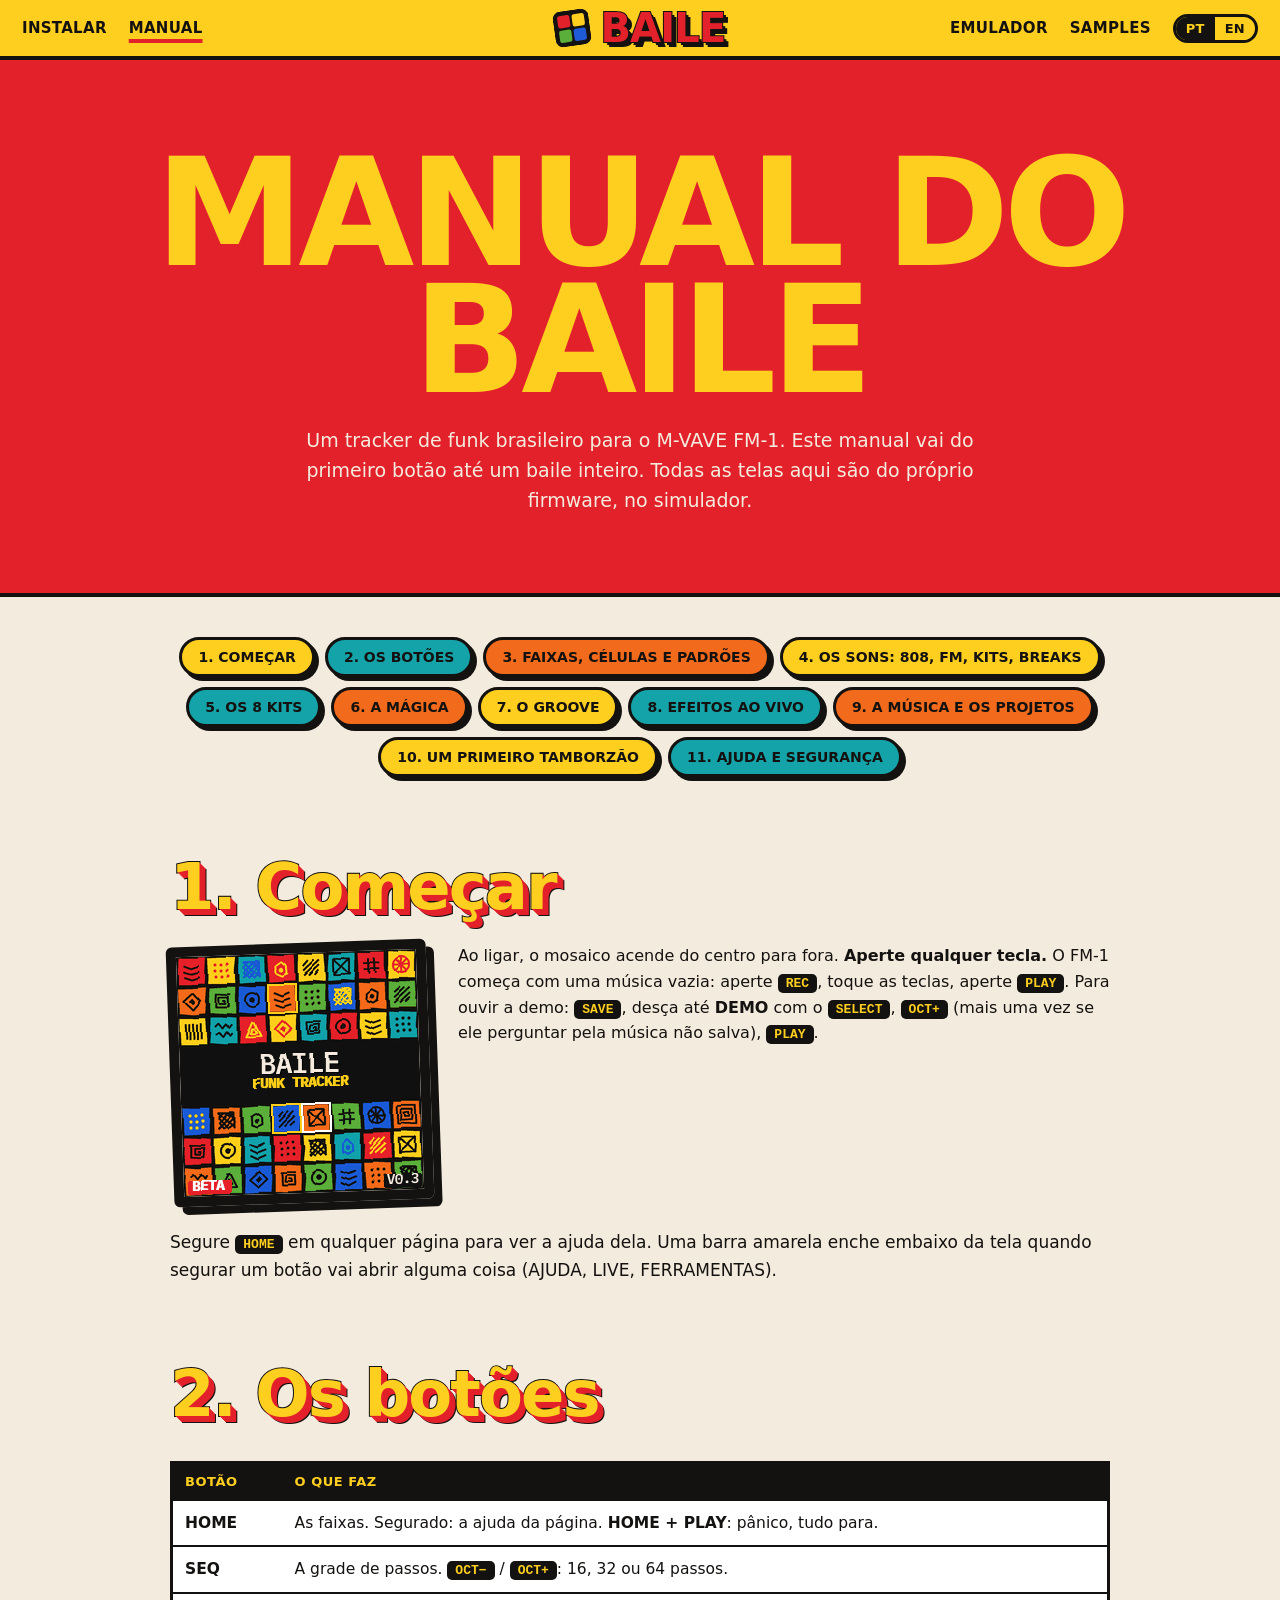
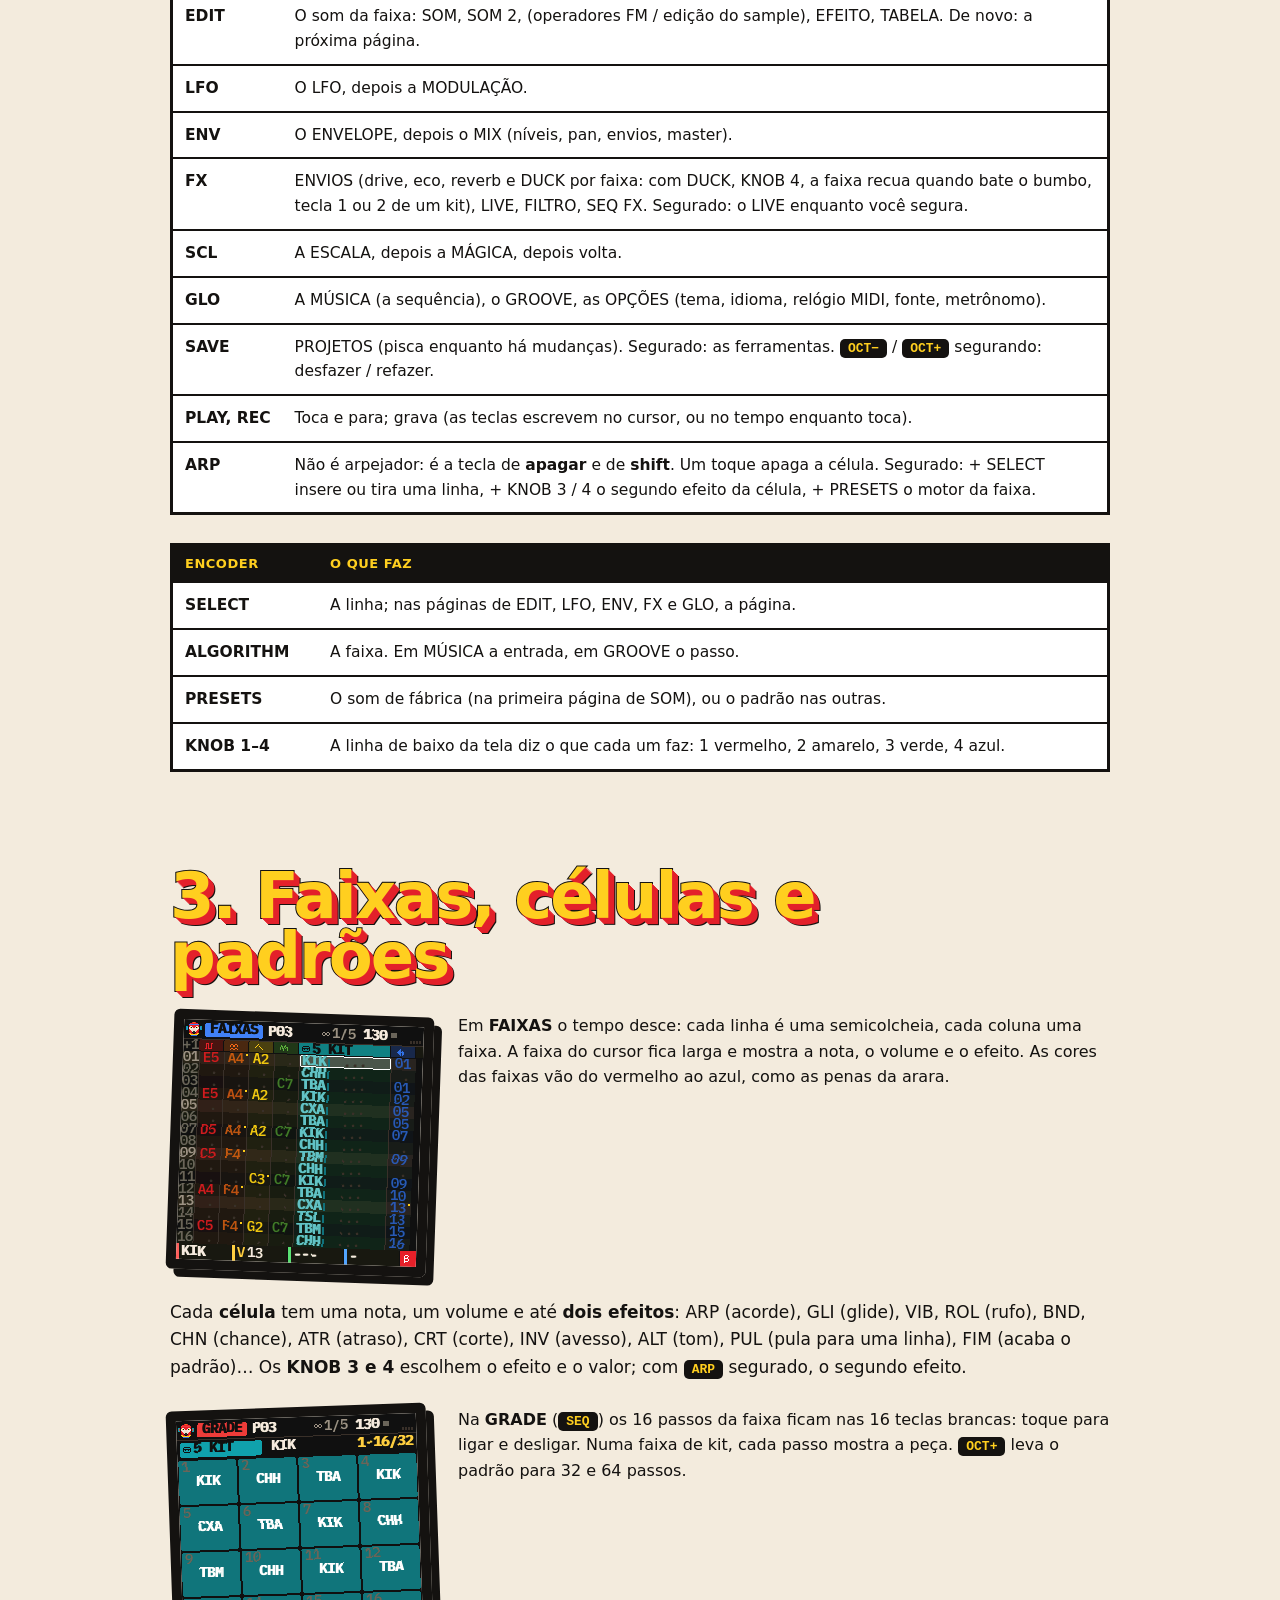
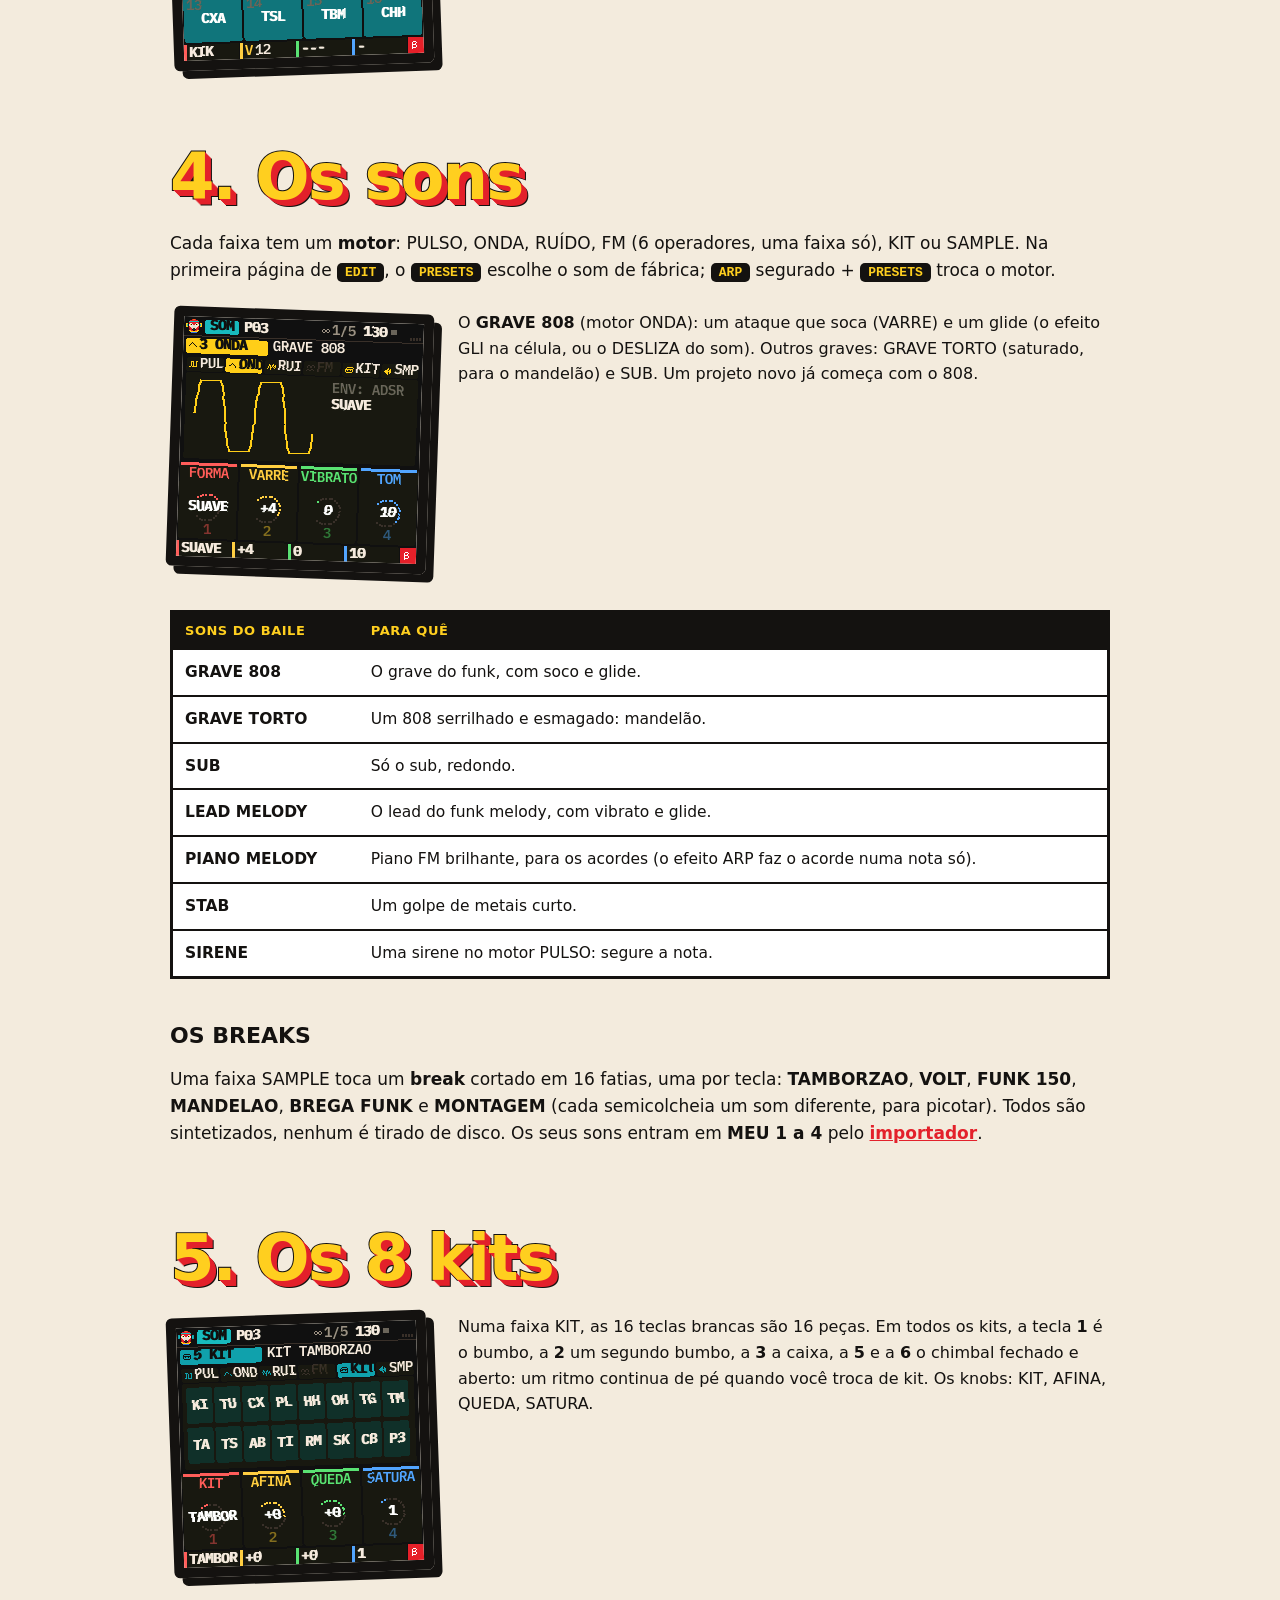
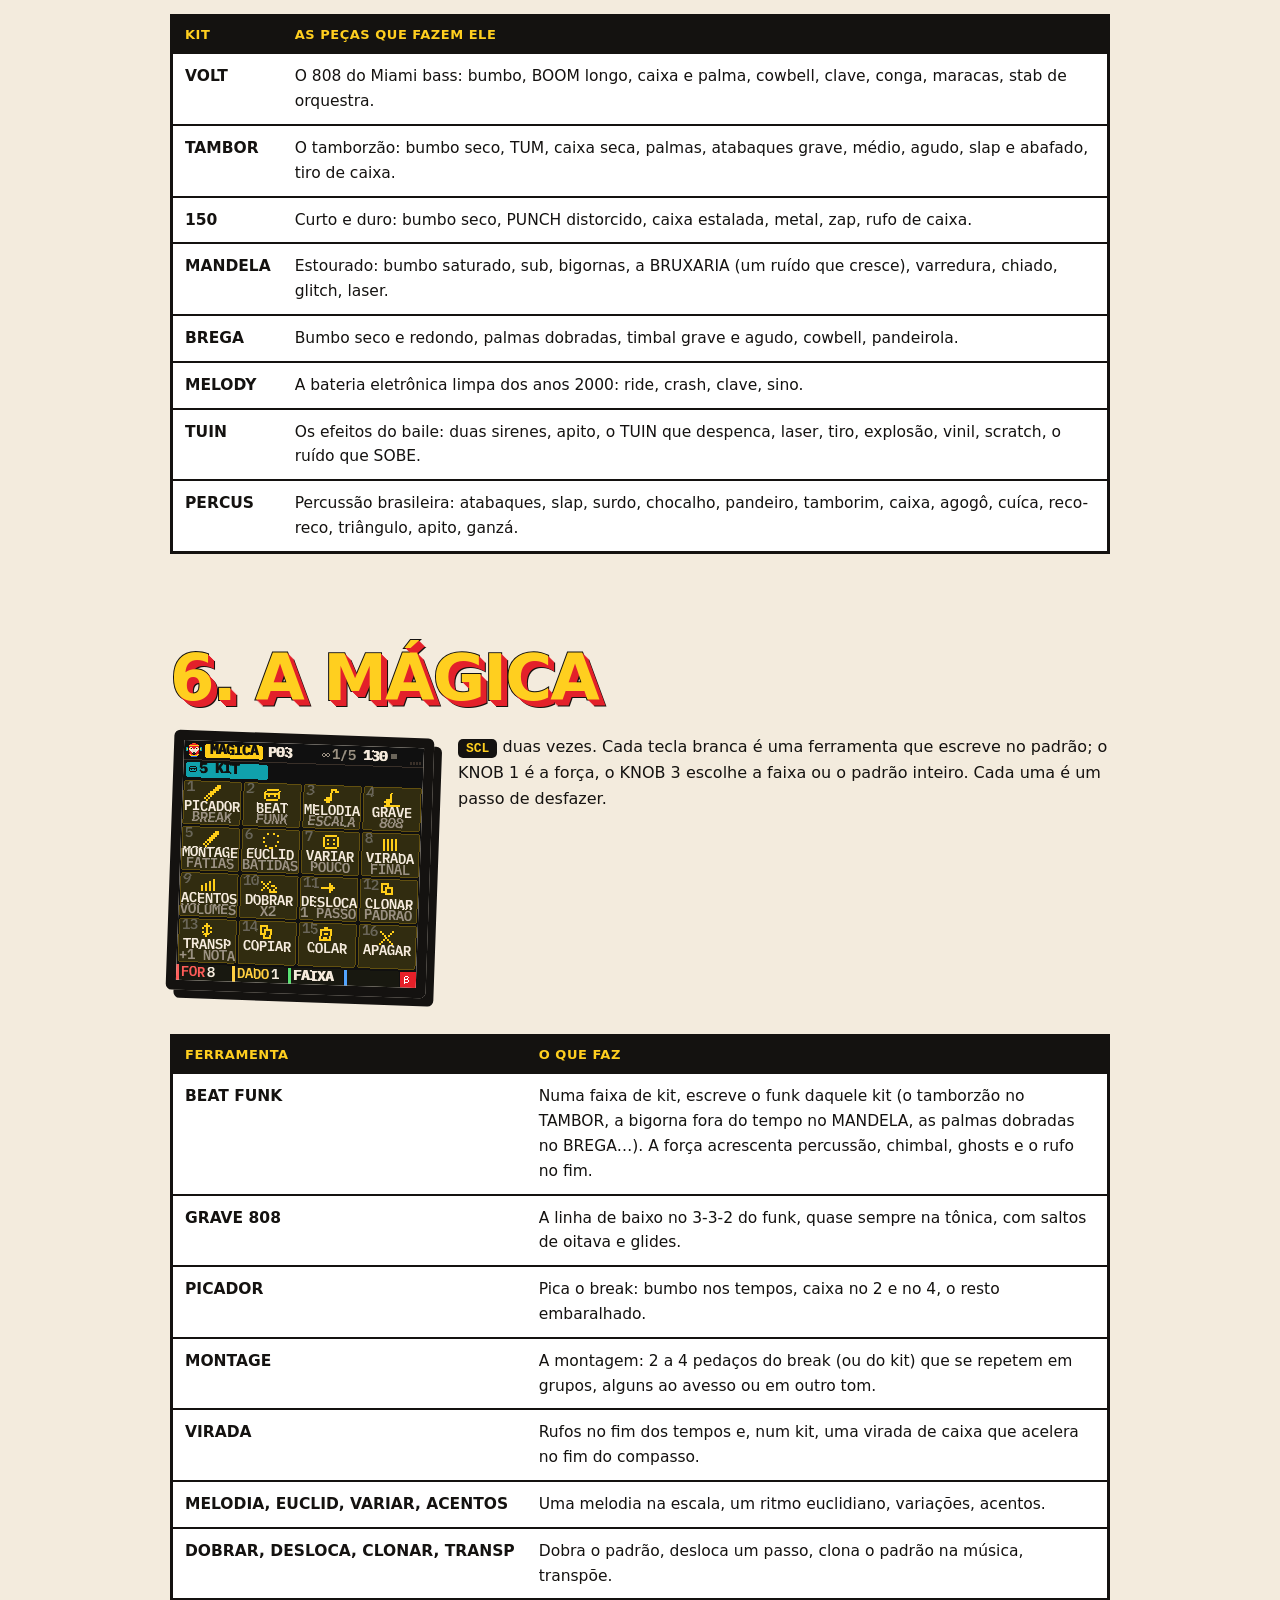
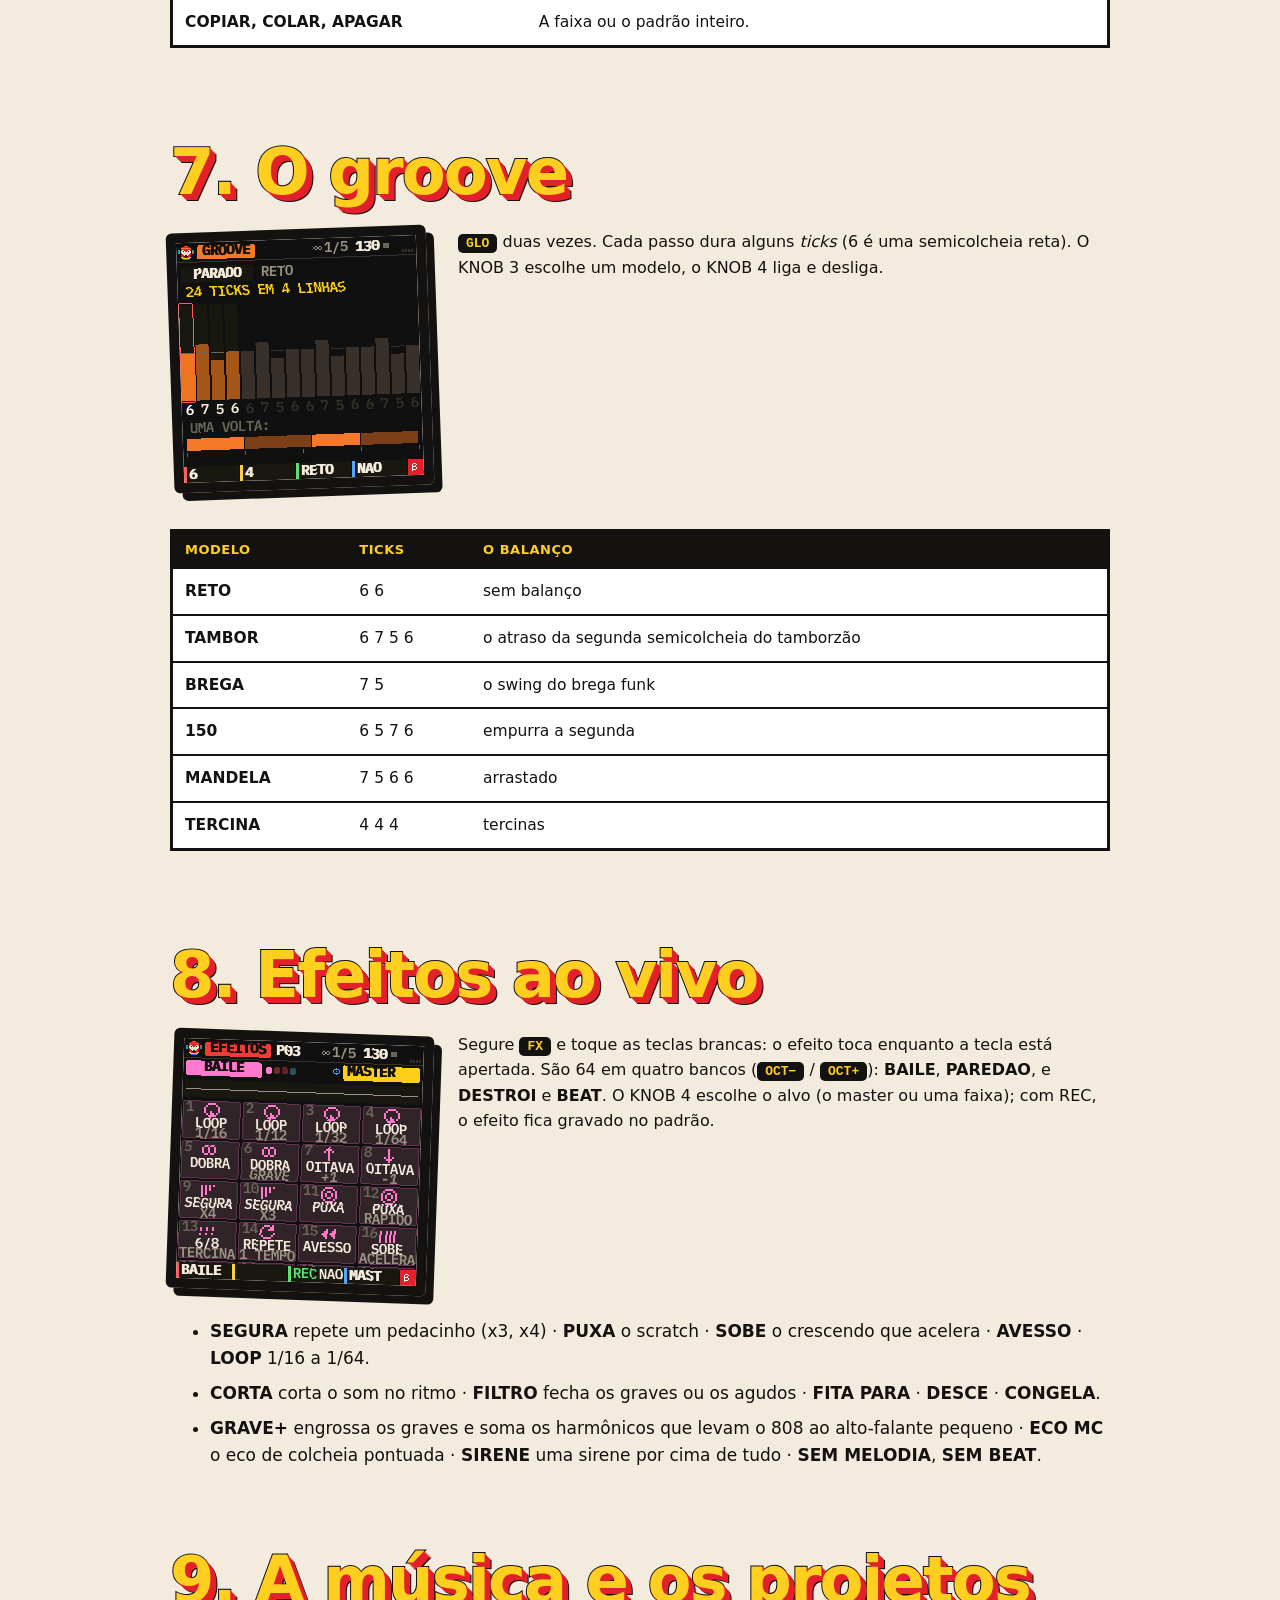
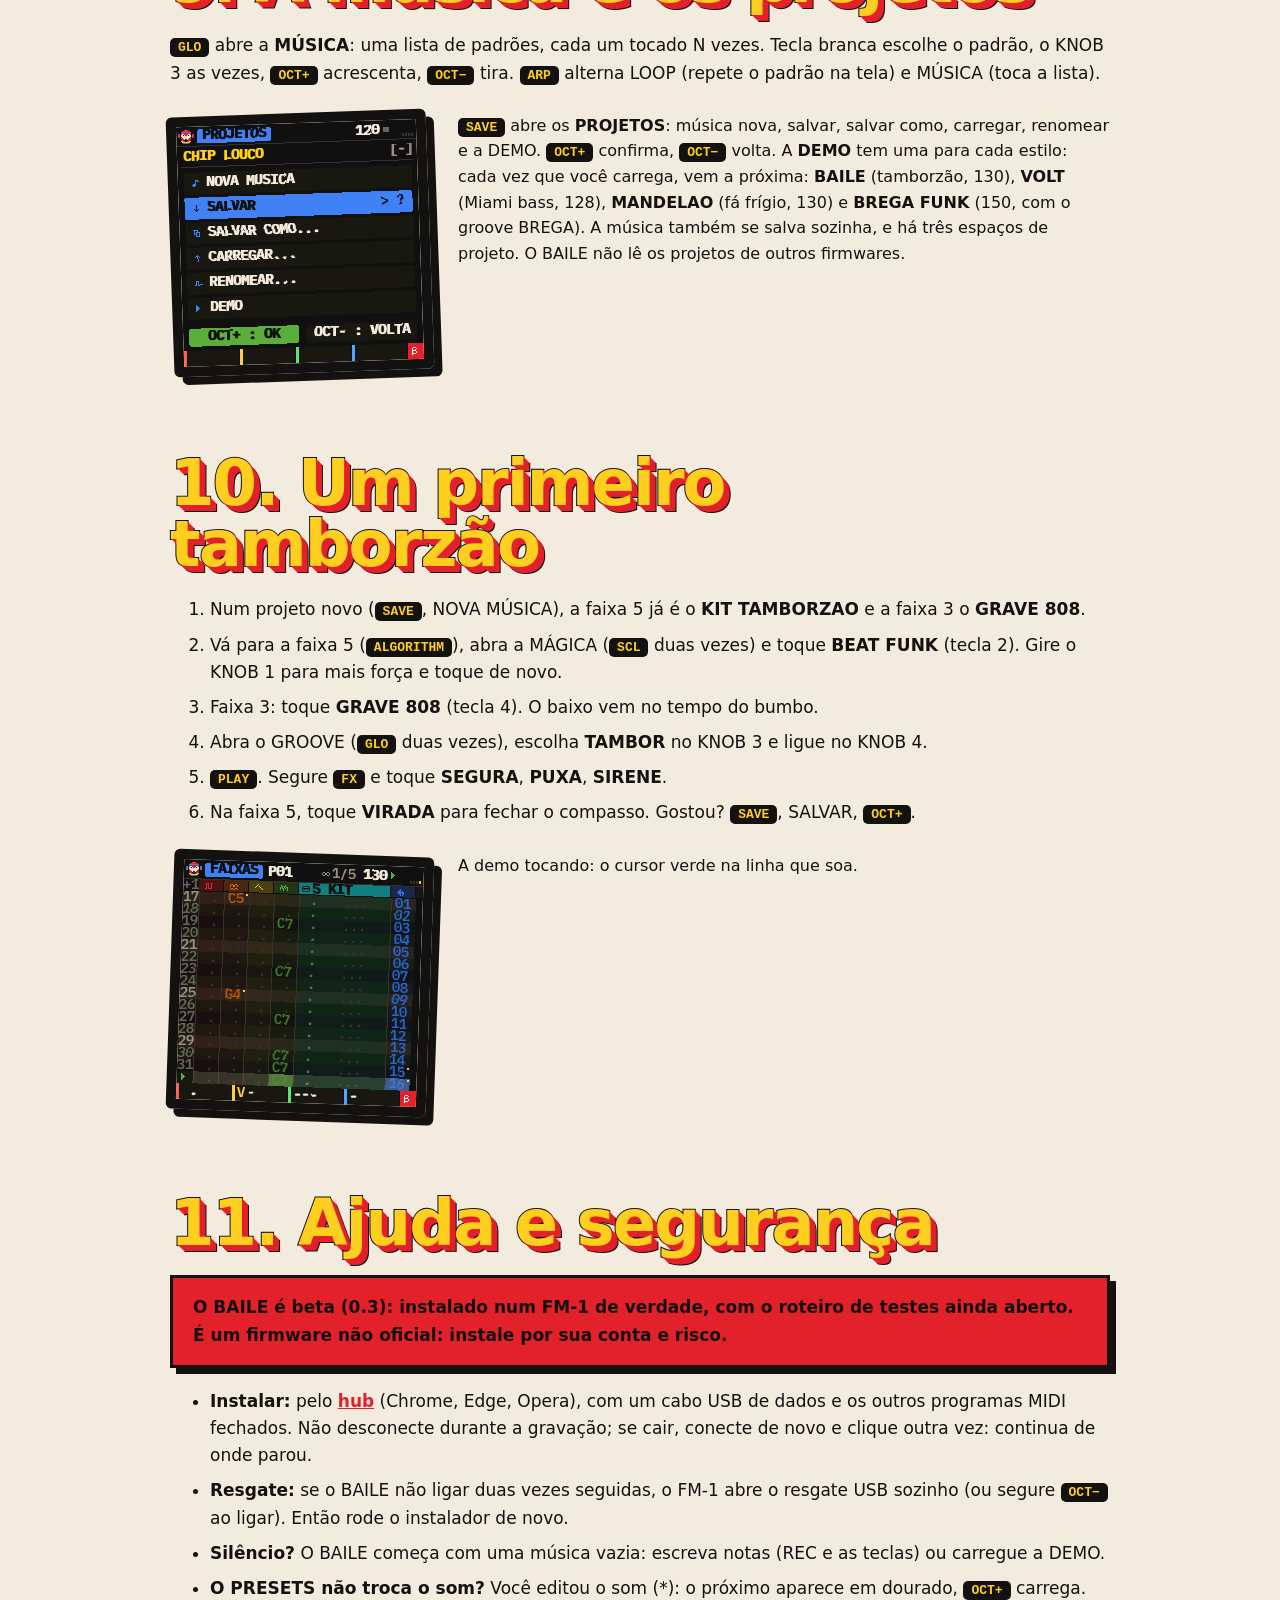
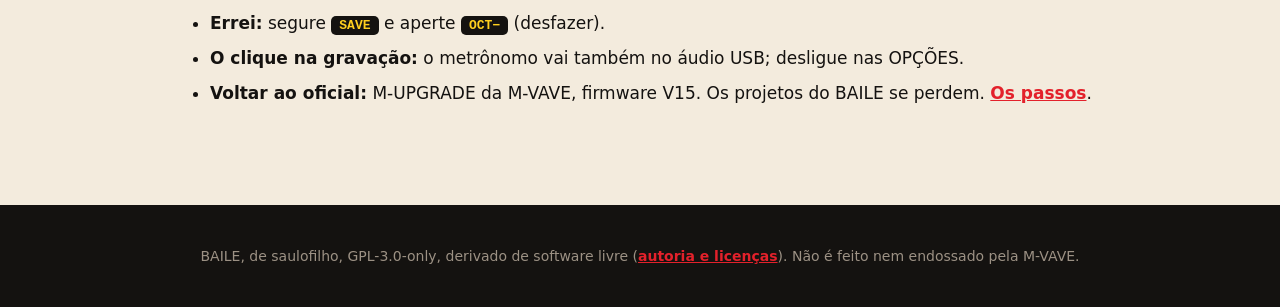
<file: manual/index.html>
<!doctype html>
<html lang="pt-BR">
<head>
<meta charset="utf-8">
<meta name="viewport" content="width=device-width, initial-scale=1">
<link rel="icon" href="data:image/svg+xml,%3Csvg xmlns='http://www.w3.org/2000/svg' viewBox='0 0 32 32'%3E%3Crect width='32' height='32' rx='7' fill='%23141210'/%3E%3Crect x='4' y='4' width='11' height='11' rx='2' fill='%23E3212B'/%3E%3Crect x='17' y='4' width='11' height='11' rx='2' fill='%23FFCF1F'/%3E%3Crect x='4' y='17' width='11' height='11' rx='2' fill='%235AAE3A'/%3E%3Crect x='17' y='17' width='11' height='11' rx='2' fill='%231F5BD6'/%3E%3C/svg%3E">
<title>BAILE — manual</title>
<meta name="description" content="O manual do BAILE, o tracker de funk brasileiro para o M-VAVE FM-1.">
<link rel="stylesheet" href="../site.css?v=8cd123b18f">
<style>
/* the manual in the hub's look (lamannabakery.com's layout, BAILE's colours): cream, heavy type, framed screens */
*{box-sizing:border-box}
html{scroll-behavior:smooth;scroll-padding-top:80px}
body{margin:0;background:var(--creme);color:var(--preto);font:17px/1.6 system-ui,-apple-system,"Segoe UI",Roboto,sans-serif}
a{color:var(--vermelho);font-weight:700}
.hero{background:var(--vermelho);color:var(--amarelo);text-align:center;padding:7vw 6vw 6vw;border-bottom:4px solid var(--preto)}
.hero h1{font:900 clamp(52px,12vw,150px)/.85 var(--heavy);letter-spacing:-.04em;margin:0;text-transform:uppercase}
.hero p{max-width:720px;margin:20px auto 0;color:var(--creme);font-size:19px}
main{max-width:980px;margin:0 auto;padding:40px 20px 80px}
.toc{display:flex;flex-wrap:wrap;gap:10px;justify-content:center;margin:0 0 20px}
.toc a{font:900 14px/1 var(--heavy);text-transform:uppercase;text-decoration:none;color:var(--preto);background:var(--amarelo);border:3px solid var(--preto);
  border-radius:110px;padding:10px 16px;box-shadow:4px 4px 0 var(--preto)}
.toc a:nth-child(3n+2){background:var(--turquesa)}.toc a:nth-child(3n){background:var(--laranja)}
.toc a:hover{transform:translate(2px,2px);box-shadow:2px 2px 0 var(--preto)}
h2{font:900 clamp(34px,6vw,64px)/.95 var(--heavy);letter-spacing:-.03em;margin:80px 0 22px;color:var(--amarelo);-webkit-text-stroke:2px var(--preto);paint-order:stroke fill;
  text-shadow:1px 1px 0 var(--vermelho),2px 2px 0 var(--vermelho),3px 3px 0 var(--vermelho),4px 4px 0 var(--vermelho),5px 5px 0 var(--vermelho),6px 6px 0 var(--vermelho),7px 7px 0 var(--preto)}
h3{font:900 22px/1.2 var(--heavy);margin:30px 0 8px;text-transform:uppercase}
figure{margin:26px 0;display:flex;gap:28px;align-items:flex-start;flex-wrap:wrap}
figure img{width:260px;height:260px;image-rendering:pixelated;border:10px solid var(--preto);border-radius:6px;box-shadow:8px 8px 0 var(--preto);transform:rotate(-2deg)}
figure:nth-of-type(even) img{transform:rotate(2deg)}
figcaption{flex:1;min-width:240px;font-size:16px}
table{width:100%;border-collapse:collapse;font-size:15.5px;margin:14px 0;background:#fff;border:3px solid var(--preto)}
th,td{text-align:left;padding:10px 12px;border-bottom:2px solid var(--preto);vertical-align:top}
th{background:var(--preto);color:var(--amarelo);font:900 13px var(--heavy);text-transform:uppercase;letter-spacing:.04em}
td:first-child{font-weight:900;white-space:nowrap}
.tbl{overflow-x:auto}
kbd,.b{font:800 13px ui-monospace,Menlo,monospace;background:var(--preto);color:var(--amarelo);padding:2px 8px;border-radius:5px;white-space:nowrap}
.box{background:var(--c,var(--amarelo));color:var(--preto);padding:16px 20px;border:3px solid var(--preto);box-shadow:6px 6px 0 var(--preto);margin:20px 0;font-weight:700}
ol li,ul li{margin-bottom:8px}
footer{background:var(--preto);color:var(--cinza);padding:40px 6vw;text-align:center;font-size:14px}
</style>
</head>
<body>
<!-- bar -->
<header class="sbar">
  <nav aria-label="BAILE"><a href="../index.html#install">Instalar</a><a href="../manual/index.html" aria-current="page">Manual</a></nav>
  <a class="slogo" href="../index.html" aria-label="BAILE"><img src="data:image/svg+xml,%3Csvg xmlns='http://www.w3.org/2000/svg' viewBox='0 0 32 32'%3E%3Crect width='32' height='32' rx='7' fill='%23141210'/%3E%3Crect x='4' y='4' width='11' height='11' rx='2' fill='%23E3212B'/%3E%3Crect x='17' y='4' width='11' height='11' rx='2' fill='%23FFCF1F'/%3E%3Crect x='4' y='17' width='11' height='11' rx='2' fill='%235AAE3A'/%3E%3Crect x='17' y='17' width='11' height='11' rx='2' fill='%231F5BD6'/%3E%3C/svg%3E" alt="">BAILE</a>
  <nav class="r" aria-label="BAILE"><a href="../emulator/index.html">Emulador</a><a href="../samples.html">Samples</a><span class="slangs"><a href="#" aria-current="page">PT</a><a href="../manual/en.html" hreflang="en">EN</a></span></nav>
</header>
<nav class="smnav" aria-label="BAILE"><a href="../index.html#install">Instalar</a><a href="../emulator/index.html">Emulador</a><a href="../manual/index.html" aria-current="page">Manual</a><a href="../samples.html">Samples</a></nav>
<!-- /bar -->
<header class="hero">
  <h1>Manual do BAILE</h1>
  <p>Um tracker de funk brasileiro para o M-VAVE FM-1. Este manual vai do primeiro botão até um baile inteiro.
Todas as telas aqui são do próprio firmware, no simulador.</p>
</header>
<main>
<div class="toc">
  <a href="#comecar">1. Começar</a>
  <a href="#botoes">2. Os botões</a>
  <a href="#faixas">3. Faixas, células e padrões</a>
  <a href="#sons">4. Os sons: 808, FM, kits, breaks</a>
  <a href="#kits">5. Os 8 kits</a>
  <a href="#magica">6. A MÁGICA</a>
  <a href="#groove">7. O groove</a>
  <a href="#live">8. Efeitos ao vivo</a>
  <a href="#musica">9. A música e os projetos</a>
  <a href="#primeiro">10. Um primeiro tamborzão</a>
  <a href="#ajuda">11. Ajuda e segurança</a>
</div>

<h2 id="comecar">1. Começar</h2>
<figure><img src="img/m01-boot.png" alt="O boot: o mosaico de ladrilhos acende do centro para fora">
<figcaption>Ao ligar, o mosaico acende do centro para fora. <b>Aperte qualquer tecla.</b> O FM-1 começa com uma música
vazia: aperte <span class="b">REC</span>, toque as teclas, aperte <span class="b">PLAY</span>. Para ouvir a demo: <span class="b">SAVE</span>,
desça até <b>DEMO</b> com o <span class="b">SELECT</span>, <span class="b">OCT+</span> (mais uma vez se ele perguntar pela música não salva), <span class="b">PLAY</span>.</figcaption></figure>
<p>Segure <span class="b">HOME</span> em qualquer página para ver a ajuda dela. Uma barra amarela enche embaixo da tela
quando segurar um botão vai abrir alguma coisa (AJUDA, LIVE, FERRAMENTAS).</p>

<h2 id="botoes">2. Os botões</h2>
<div class="tbl"><table>
<thead><tr><th>Botão</th><th>O que faz</th></tr></thead>
<tbody>
<tr><td>HOME</td><td>As faixas. Segurado: a ajuda da página. <b>HOME + PLAY</b>: pânico, tudo para.</td></tr>
<tr><td>SEQ</td><td>A grade de passos. <span class="b">OCT−</span> / <span class="b">OCT+</span>: 16, 32 ou 64 passos.</td></tr>
<tr><td>EDIT</td><td>O som da faixa: SOM, SOM 2, (operadores FM / edição do sample), EFEITO, TABELA. De novo: a próxima página.</td></tr>
<tr><td>LFO</td><td>O LFO, depois a MODULAÇÃO.</td></tr>
<tr><td>ENV</td><td>O ENVELOPE, depois o MIX (níveis, pan, envios, master).</td></tr>
<tr><td>FX</td><td>ENVIOS (drive, eco, reverb e DUCK por faixa: com DUCK, KNOB 4, a faixa recua quando bate o bumbo, tecla 1 ou 2 de um kit), LIVE, FILTRO, SEQ FX. Segurado: o LIVE enquanto você segura.</td></tr>
<tr><td>SCL</td><td>A ESCALA, depois a MÁGICA, depois volta.</td></tr>
<tr><td>GLO</td><td>A MÚSICA (a sequência), o GROOVE, as OPÇÕES (tema, idioma, relógio MIDI, fonte, metrônomo).</td></tr>
<tr><td>SAVE</td><td>PROJETOS (pisca enquanto há mudanças). Segurado: as ferramentas. <span class="b">OCT−</span> / <span class="b">OCT+</span> segurando: desfazer / refazer.</td></tr>
<tr><td>PLAY, REC</td><td>Toca e para; grava (as teclas escrevem no cursor, ou no tempo enquanto toca).</td></tr>
<tr><td>ARP</td><td>Não é arpejador: é a tecla de <b>apagar</b> e de <b>shift</b>. Um toque apaga a célula. Segurado: + SELECT insere ou tira uma linha, + KNOB 3 / 4 o segundo efeito da célula, + PRESETS o motor da faixa.</td></tr>
</tbody></table></div>
<div class="tbl"><table>
<thead><tr><th>Encoder</th><th>O que faz</th></tr></thead>
<tbody>
<tr><td>SELECT</td><td>A linha; nas páginas de EDIT, LFO, ENV, FX e GLO, a página.</td></tr>
<tr><td>ALGORITHM</td><td>A faixa. Em MÚSICA a entrada, em GROOVE o passo.</td></tr>
<tr><td>PRESETS</td><td>O som de fábrica (na primeira página de SOM), ou o padrão nas outras.</td></tr>
<tr><td>KNOB 1–4</td><td>A linha de baixo da tela diz o que cada um faz: 1 vermelho, 2 amarelo, 3 verde, 4 azul.</td></tr>
</tbody></table></div>

<h2 id="faixas">3. Faixas, células e padrões</h2>
<figure><img src="img/m02-faixas.png" alt="A página FAIXAS com a demo: notas, o 808, o kit e o break">
<figcaption>Em <b>FAIXAS</b> o tempo desce: cada linha é uma semicolcheia, cada coluna uma faixa. A faixa do cursor
fica larga e mostra a nota, o volume e o efeito. As cores das faixas vão do vermelho ao azul, como as penas da arara.</figcaption></figure>
<p>Cada <b>célula</b> tem uma nota, um volume e até <b>dois efeitos</b>: ARP (acorde), GLI (glide), VIB, ROL (rufo), BND,
CHN (chance), ATR (atraso), CRT (corte), INV (avesso), ALT (tom), PUL (pula para uma linha), FIM (acaba o padrão)… Os
<b>KNOB 3 e 4</b> escolhem o efeito e o valor; com <span class="b">ARP</span> segurado, o segundo efeito.</p>
<figure><img src="img/m03-grade.png" alt="A GRADE: os 16 passos de um kit nas teclas brancas">
<figcaption>Na <b>GRADE</b> (<span class="b">SEQ</span>) os 16 passos da faixa ficam nas 16 teclas brancas: toque para ligar e
desligar. Numa faixa de kit, cada passo mostra a peça. <span class="b">OCT+</span> leva o padrão para 32 e 64 passos.</figcaption></figure>

<h2 id="sons">4. Os sons</h2>
<p>Cada faixa tem um <b>motor</b>: PULSO, ONDA, RUÍDO, FM (6 operadores, uma faixa só), KIT ou SAMPLE. Na primeira
página de <span class="b">EDIT</span>, o <span class="b">PRESETS</span> escolhe o som de fábrica; <span class="b">ARP</span> segurado +
<span class="b">PRESETS</span> troca o motor.</p>
<figure><img src="img/m04-som-808.png" alt="O GRAVE 808 na página SOM">
<figcaption>O <b>GRAVE 808</b> (motor ONDA): um ataque que soca (VARRE) e um glide (o efeito GLI na célula, ou o
DESLIZA do som). Outros graves: GRAVE TORTO (saturado, para o mandelão) e SUB. Um projeto novo já começa com o 808.</figcaption></figure>
<div class="tbl"><table>
<thead><tr><th>Sons do BAILE</th><th>Para quê</th></tr></thead>
<tbody>
<tr><td>GRAVE 808</td><td>O grave do funk, com soco e glide.</td></tr>
<tr><td>GRAVE TORTO</td><td>Um 808 serrilhado e esmagado: mandelão.</td></tr>
<tr><td>SUB</td><td>Só o sub, redondo.</td></tr>
<tr><td>LEAD MELODY</td><td>O lead do funk melody, com vibrato e glide.</td></tr>
<tr><td>PIANO MELODY</td><td>Piano FM brilhante, para os acordes (o efeito ARP faz o acorde numa nota só).</td></tr>
<tr><td>STAB</td><td>Um golpe de metais curto.</td></tr>
<tr><td>SIRENE</td><td>Uma sirene no motor PULSO: segure a nota.</td></tr>
</tbody></table></div>
<h3>Os breaks</h3>
<p>Uma faixa SAMPLE toca um <b>break</b> cortado em 16 fatias, uma por tecla: <b>TAMBORZAO</b>, <b>VOLT</b>, <b>FUNK 150</b>,
<b>MANDELAO</b>, <b>BREGA FUNK</b> e <b>MONTAGEM</b> (cada semicolcheia um som diferente, para picotar). Todos são
sintetizados, nenhum é tirado de disco. Os seus sons entram em <b>MEU 1 a 4</b> pelo <a href="../samples.html">importador</a>.</p>

<h2 id="kits">5. Os 8 kits</h2>
<figure><img src="img/m05-som-kit.png" alt="O KIT TAMBORZAO na página SOM: as 16 peças">
<figcaption>Numa faixa KIT, as 16 teclas brancas são 16 peças. Em todos os kits, a tecla <b>1</b> é o bumbo, a <b>2</b> um
segundo bumbo, a <b>3</b> a caixa, a <b>5</b> e a <b>6</b> o chimbal fechado e aberto: um ritmo continua de pé quando você
troca de kit. Os knobs: KIT, AFINA, QUEDA, SATURA.</figcaption></figure>
<div class="tbl"><table>
<thead><tr><th>Kit</th><th>As peças que fazem ele</th></tr></thead>
<tbody>
<tr><td>VOLT</td><td>O 808 do Miami bass: bumbo, BOOM longo, caixa e palma, cowbell, clave, conga, maracas, stab de orquestra.</td></tr>
<tr><td>TAMBOR</td><td>O tamborzão: bumbo seco, TUM, caixa seca, palmas, atabaques grave, médio, agudo, slap e abafado, tiro de caixa.</td></tr>
<tr><td>150</td><td>Curto e duro: bumbo seco, PUNCH distorcido, caixa estalada, metal, zap, rufo de caixa.</td></tr>
<tr><td>MANDELA</td><td>Estourado: bumbo saturado, sub, bigornas, a BRUXARIA (um ruído que cresce), varredura, chiado, glitch, laser.</td></tr>
<tr><td>BREGA</td><td>Bumbo seco e redondo, palmas dobradas, timbal grave e agudo, cowbell, pandeirola.</td></tr>
<tr><td>MELODY</td><td>A bateria eletrônica limpa dos anos 2000: ride, crash, clave, sino.</td></tr>
<tr><td>TUIN</td><td>Os efeitos do baile: duas sirenes, apito, o TUIN que despenca, laser, tiro, explosão, vinil, scratch, o ruído que SOBE.</td></tr>
<tr><td>PERCUS</td><td>Percussão brasileira: atabaques, slap, surdo, chocalho, pandeiro, tamborim, caixa, agogô, cuíca, reco-reco, triângulo, apito, ganzá.</td></tr>
</tbody></table></div>

<h2 id="magica">6. A MÁGICA</h2>
<figure><img src="img/m06-magica.png" alt="A página MÁGICA: as 16 ferramentas">
<figcaption><span class="b">SCL</span> duas vezes. Cada tecla branca é uma ferramenta que escreve no padrão; o KNOB 1 é a força,
o KNOB 3 escolhe a faixa ou o padrão inteiro. Cada uma é um passo de desfazer.</figcaption></figure>
<div class="tbl"><table>
<thead><tr><th>Ferramenta</th><th>O que faz</th></tr></thead>
<tbody>
<tr><td>BEAT FUNK</td><td>Numa faixa de kit, escreve o funk daquele kit (o tamborzão no TAMBOR, a bigorna fora do tempo no MANDELA, as palmas dobradas no BREGA…). A força acrescenta percussão, chimbal, ghosts e o rufo no fim.</td></tr>
<tr><td>GRAVE 808</td><td>A linha de baixo no 3-3-2 do funk, quase sempre na tônica, com saltos de oitava e glides.</td></tr>
<tr><td>PICADOR</td><td>Pica o break: bumbo nos tempos, caixa no 2 e no 4, o resto embaralhado.</td></tr>
<tr><td>MONTAGE</td><td>A montagem: 2 a 4 pedaços do break (ou do kit) que se repetem em grupos, alguns ao avesso ou em outro tom.</td></tr>
<tr><td>VIRADA</td><td>Rufos no fim dos tempos e, num kit, uma virada de caixa que acelera no fim do compasso.</td></tr>
<tr><td>MELODIA, EUCLID, VARIAR, ACENTOS</td><td>Uma melodia na escala, um ritmo euclidiano, variações, acentos.</td></tr>
<tr><td>DOBRAR, DESLOCA, CLONAR, TRANSP</td><td>Dobra o padrão, desloca um passo, clona o padrão na música, transpõe.</td></tr>
<tr><td>COPIAR, COLAR, APAGAR</td><td>A faixa ou o padrão inteiro.</td></tr>
</tbody></table></div>

<h2 id="groove">7. O groove</h2>
<figure><img src="img/m07-groove.png" alt="O GROOVE TAMBOR: 6 7 5 6">
<figcaption><span class="b">GLO</span> duas vezes. Cada passo dura alguns <i>ticks</i> (6 é uma semicolcheia reta). O KNOB 3 escolhe um modelo, o
KNOB 4 liga e desliga.</figcaption></figure>
<div class="tbl"><table>
<thead><tr><th>Modelo</th><th>Ticks</th><th>O balanço</th></tr></thead>
<tbody>
<tr><td>RETO</td><td>6 6</td><td>sem balanço</td></tr>
<tr><td>TAMBOR</td><td>6 7 5 6</td><td>o atraso da segunda semicolcheia do tamborzão</td></tr>
<tr><td>BREGA</td><td>7 5</td><td>o swing do brega funk</td></tr>
<tr><td>150</td><td>6 5 7 6</td><td>empurra a segunda</td></tr>
<tr><td>MANDELA</td><td>7 5 6 6</td><td>arrastado</td></tr>
<tr><td>TERCINA</td><td>4 4 4</td><td>tercinas</td></tr>
</tbody></table></div>

<h2 id="live">8. Efeitos ao vivo</h2>
<figure><img src="img/m08-live.png" alt="A página LIVE, banco BAILE">
<figcaption>Segure <span class="b">FX</span> e toque as teclas brancas: o efeito toca enquanto a tecla está apertada. São 64 em
quatro bancos (<span class="b">OCT−</span> / <span class="b">OCT+</span>): <b>BAILE</b>, <b>PAREDAO</b>, e <b>DESTROI</b> e <b>BEAT</b>.
O KNOB 4 escolhe o alvo (o master ou uma faixa); com REC, o efeito fica gravado no padrão.</figcaption></figure>
<ul>
<li><b>SEGURA</b> repete um pedacinho (x3, x4) · <b>PUXA</b> o scratch · <b>SOBE</b> o crescendo que acelera · <b>AVESSO</b> · <b>LOOP</b> 1/16 a 1/64.</li>
<li><b>CORTA</b> corta o som no ritmo · <b>FILTRO</b> fecha os graves ou os agudos · <b>FITA PARA</b> · <b>DESCE</b> · <b>CONGELA</b>.</li>
<li><b>GRAVE+</b> engrossa os graves e soma os harmônicos que levam o 808 ao alto-falante pequeno · <b>ECO MC</b> o eco de colcheia pontuada · <b>SIRENE</b> uma sirene por cima de tudo · <b>SEM MELODIA</b>, <b>SEM BEAT</b>.</li>
</ul>

<h2 id="musica">9. A música e os projetos</h2>
<p><span class="b">GLO</span> abre a <b>MÚSICA</b>: uma lista de padrões, cada um tocado N vezes. Tecla branca escolhe o padrão, o
KNOB 3 as vezes, <span class="b">OCT+</span> acrescenta, <span class="b">OCT−</span> tira. <span class="b">ARP</span> alterna LOOP (repete o padrão
na tela) e MÚSICA (toca a lista).</p>
<figure><img src="img/m09-projetos.png" alt="A página PROJETOS">
<figcaption><span class="b">SAVE</span> abre os <b>PROJETOS</b>: música nova, salvar, salvar como, carregar, renomear e a DEMO.
<span class="b">OCT+</span> confirma, <span class="b">OCT−</span> volta. A <b>DEMO</b> tem uma para cada estilo: cada vez que você
carrega, vem a próxima: <b>BAILE</b> (tamborzão, 130), <b>VOLT</b> (Miami bass, 128), <b>MANDELAO</b> (fá frígio, 130) e
<b>BREGA FUNK</b> (150, com o groove BREGA). A música também se salva sozinha, e há três espaços de projeto.
O BAILE não lê os projetos de outros firmwares.</figcaption></figure>

<h2 id="primeiro">10. Um primeiro tamborzão</h2>
<ol>
<li>Num projeto novo (<span class="b">SAVE</span>, NOVA MÚSICA), a faixa 5 já é o <b>KIT TAMBORZAO</b> e a faixa 3 o <b>GRAVE 808</b>.</li>
<li>Vá para a faixa 5 (<span class="b">ALGORITHM</span>), abra a MÁGICA (<span class="b">SCL</span> duas vezes) e toque <b>BEAT FUNK</b> (tecla 2). Gire o KNOB 1 para mais força e toque de novo.</li>
<li>Faixa 3: toque <b>GRAVE 808</b> (tecla 4). O baixo vem no tempo do bumbo.</li>
<li>Abra o GROOVE (<span class="b">GLO</span> duas vezes), escolha <b>TAMBOR</b> no KNOB 3 e ligue no KNOB 4.</li>
<li><span class="b">PLAY</span>. Segure <span class="b">FX</span> e toque <b>SEGURA</b>, <b>PUXA</b>, <b>SIRENE</b>.</li>
<li>Na faixa 5, toque <b>VIRADA</b> para fechar o compasso. Gostou? <span class="b">SAVE</span>, SALVAR, <span class="b">OCT+</span>.</li>
</ol>
<figure><img src="img/m10-tocando.png" alt="A demo tocando"><figcaption>A demo tocando: o cursor verde na linha que soa.</figcaption></figure>

<h2 id="ajuda">11. Ajuda e segurança</h2>
<div class="box" style="--c:var(--vermelho)">O BAILE é beta (0.3): instalado num FM-1 de verdade, com o roteiro de testes ainda aberto. É um firmware não oficial: instale por sua conta e risco.</div>
<ul>
<li><b>Instalar:</b> pelo <a href="../index.html#install">hub</a> (Chrome, Edge, Opera), com um cabo USB de dados e os outros programas MIDI fechados. Não desconecte durante a gravação; se cair, conecte de novo e clique outra vez: continua de onde parou.</li>
<li><b>Resgate:</b> se o BAILE não ligar duas vezes seguidas, o FM-1 abre o resgate USB sozinho (ou segure <span class="b">OCT−</span> ao ligar). Então rode o instalador de novo.</li>
<li><b>Silêncio?</b> O BAILE começa com uma música vazia: escreva notas (REC e as teclas) ou carregue a DEMO.</li>
<li><b>O PRESETS não troca o som?</b> Você editou o som (*): o próximo aparece em dourado, <span class="b">OCT+</span> carrega.</li>
<li><b>Errei:</b> segure <span class="b">SAVE</span> e aperte <span class="b">OCT−</span> (desfazer).</li>
<li><b>O clique na gravação:</b> o metrônomo vai também no áudio USB; desligue nas OPÇÕES.</li>
<li><b>Voltar ao oficial:</b> M-UPGRADE da M-VAVE, firmware V15. Os projetos do BAILE se perdem. <a href="https://github.com/saulofilho/baile-fm1#voltar-ao-firmware-oficial">Os passos</a>.</li>
</ul>

</main>
<footer>BAILE, de saulofilho, GPL-3.0-only, derivado de software livre (<a href="https://github.com/saulofilho/baile-fm1/blob/main/LICENSING.md">autoria e licenças</a>). Não é feito nem endossado pela M-VAVE.</footer>
</body>
</html>
</file>
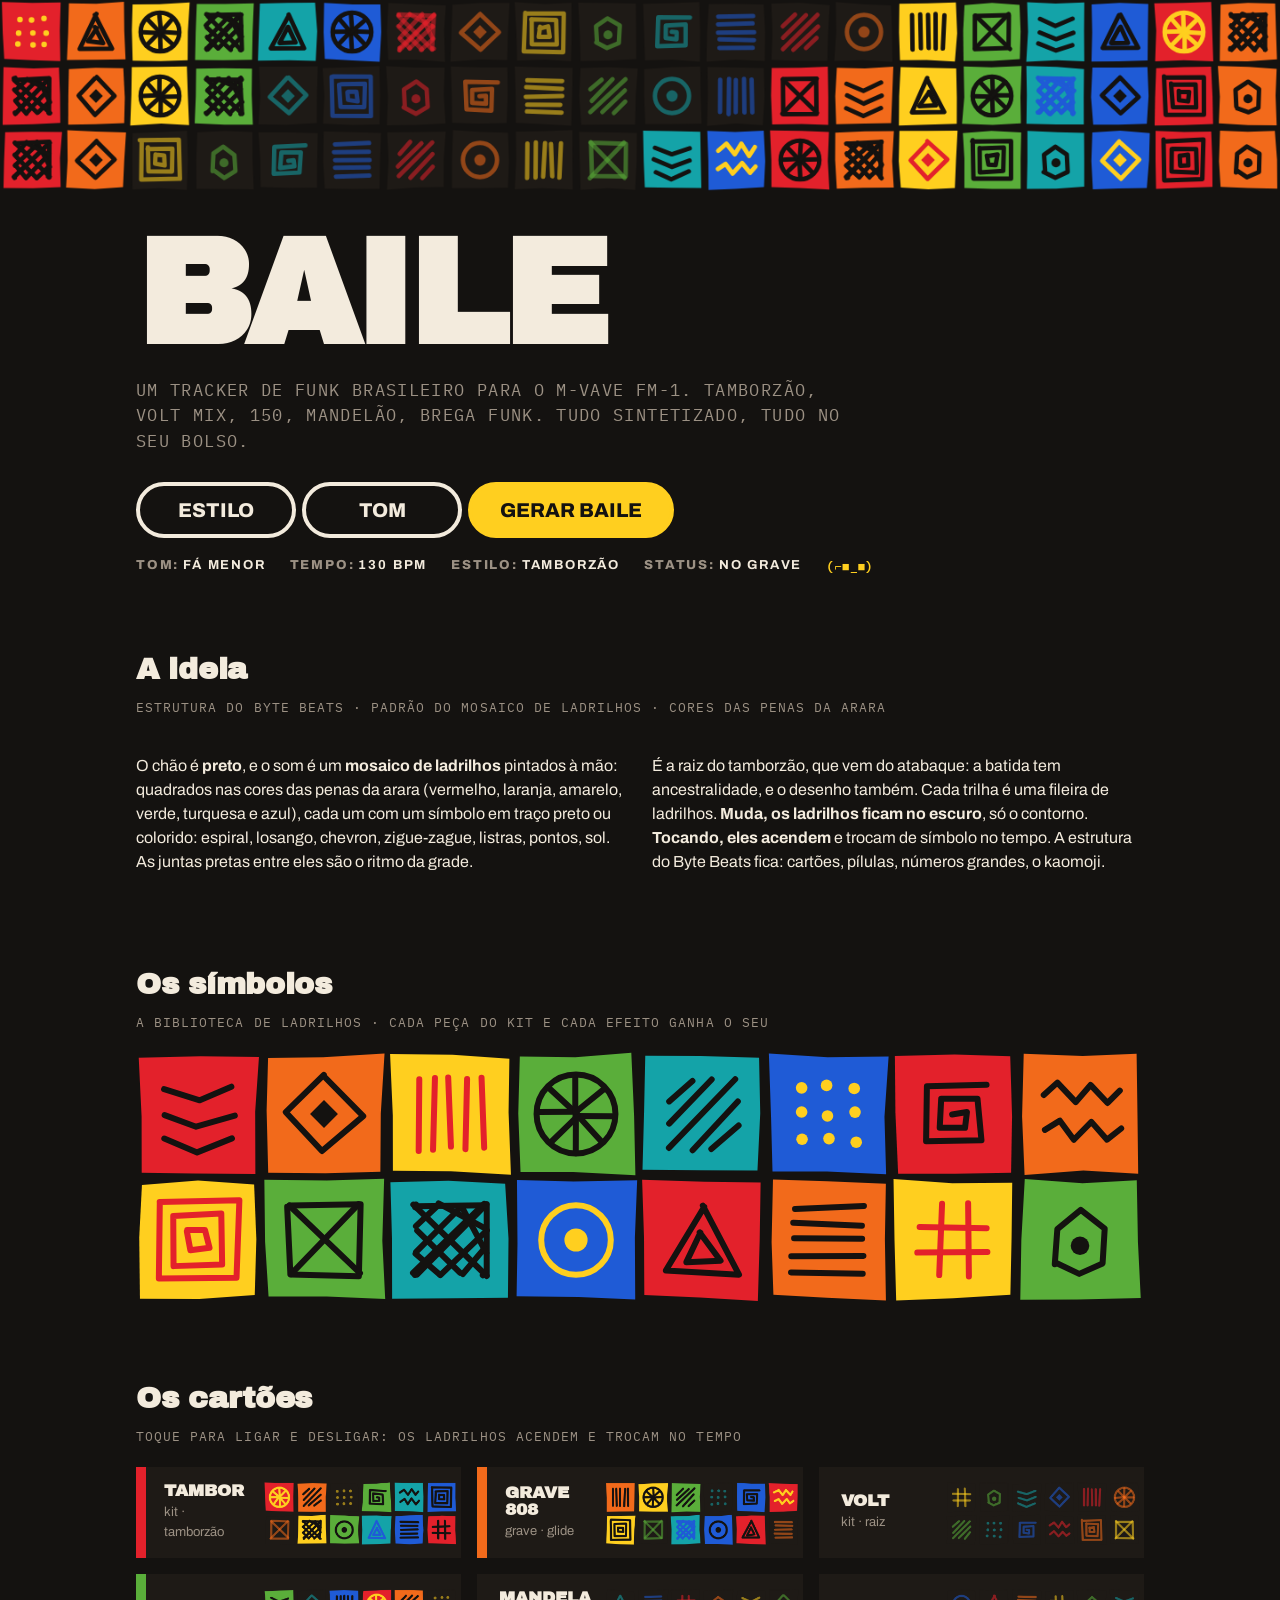
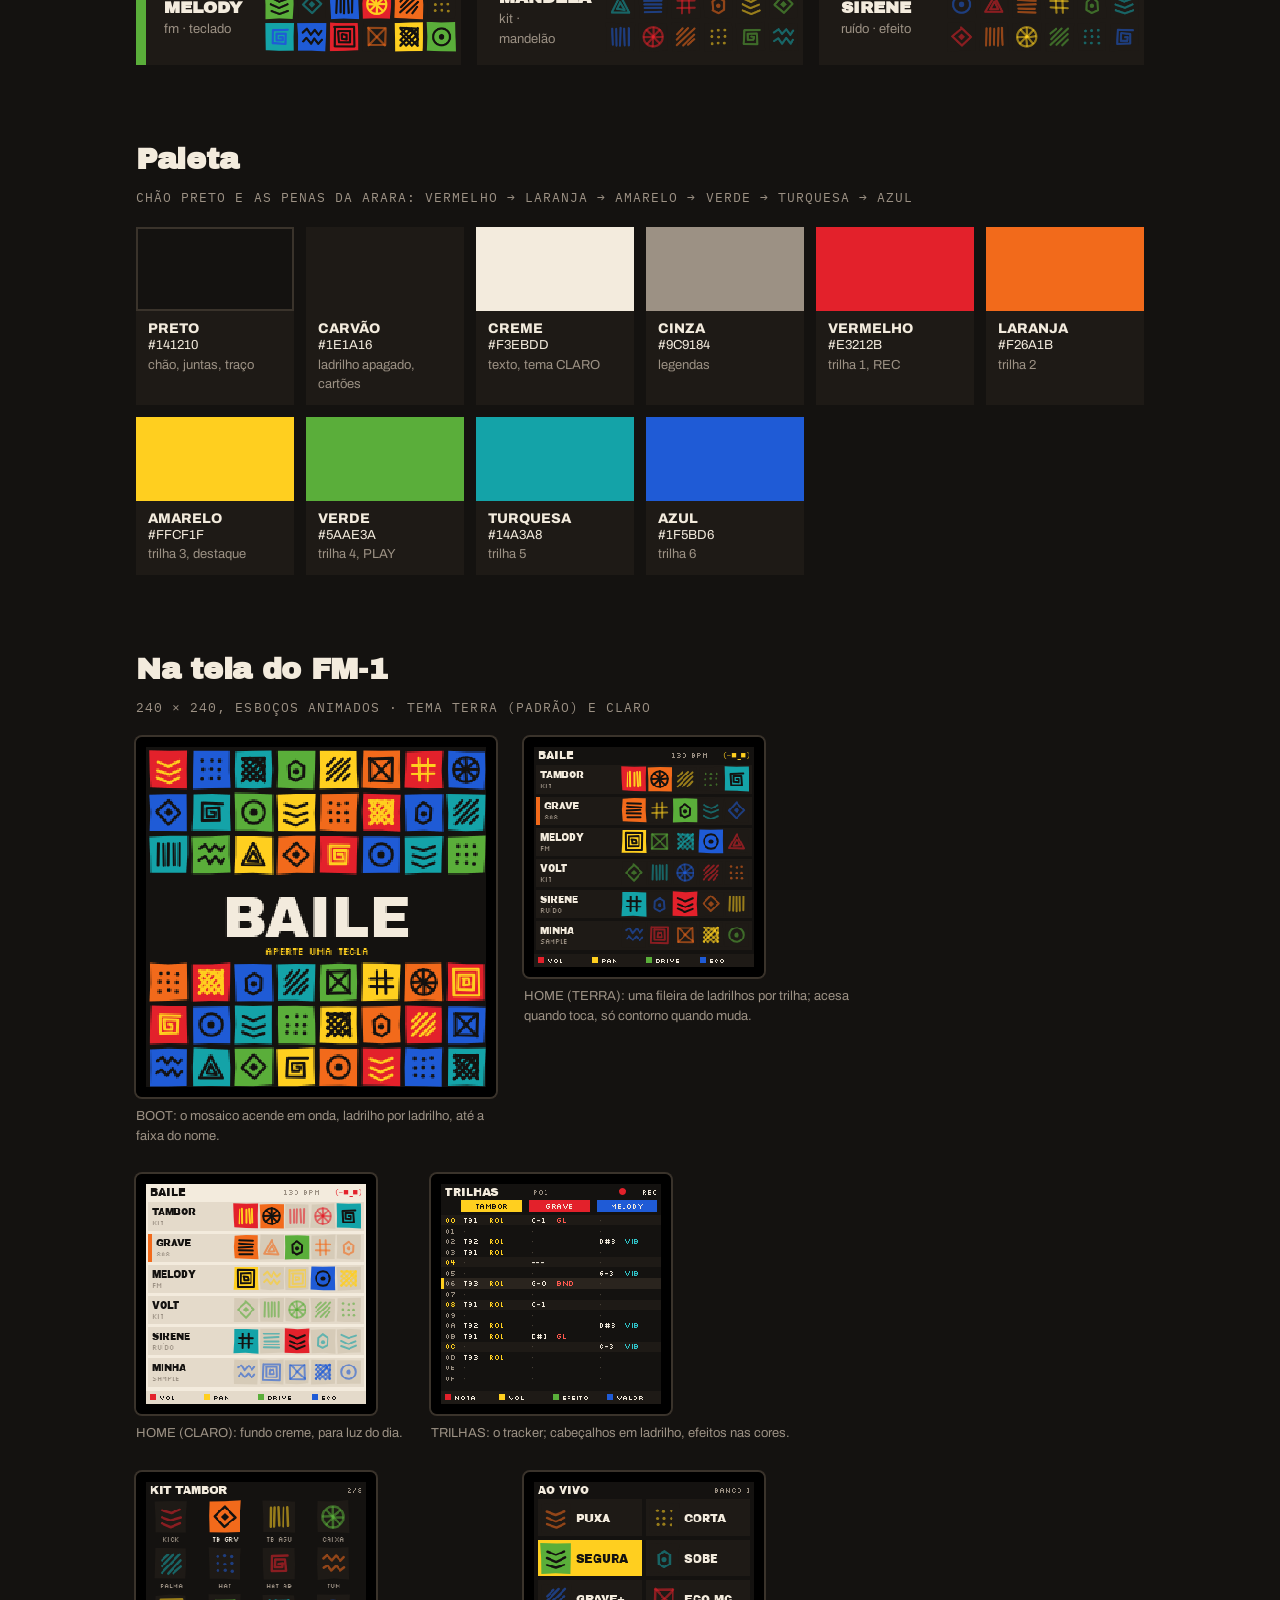
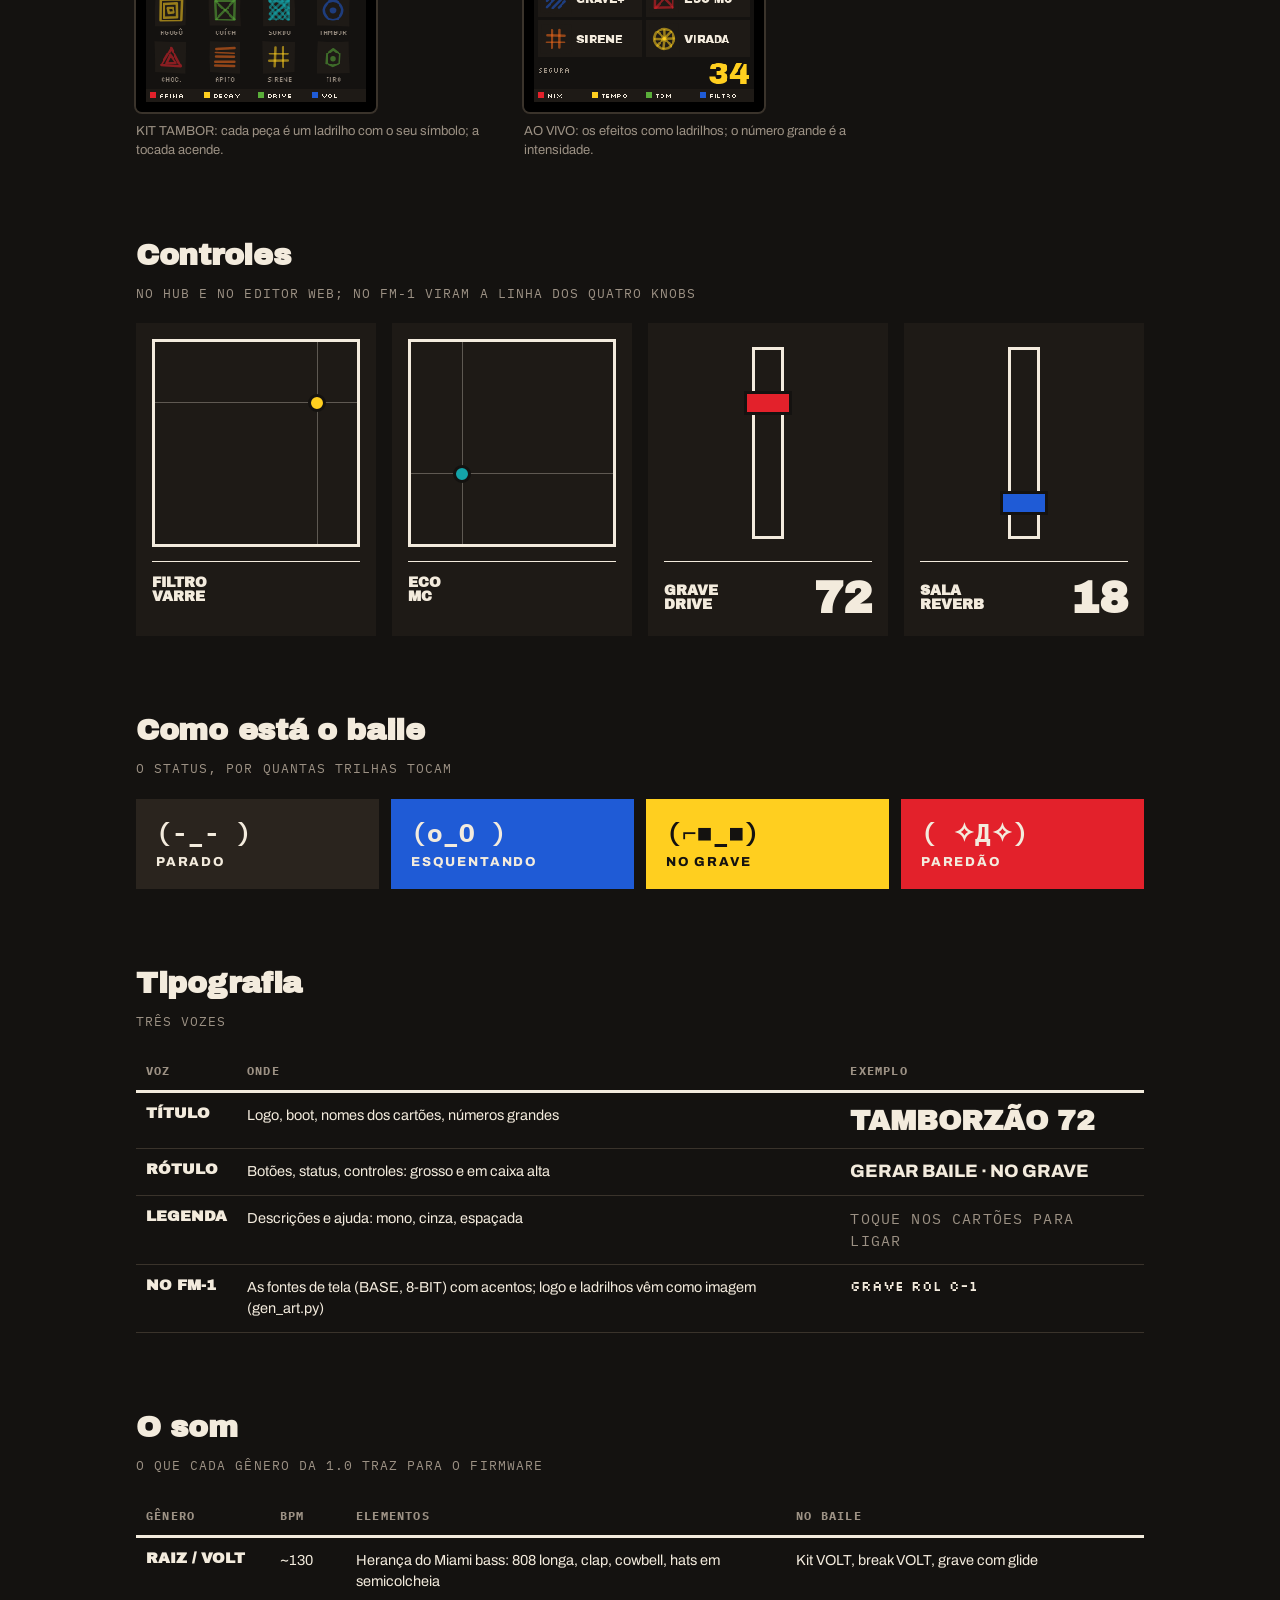
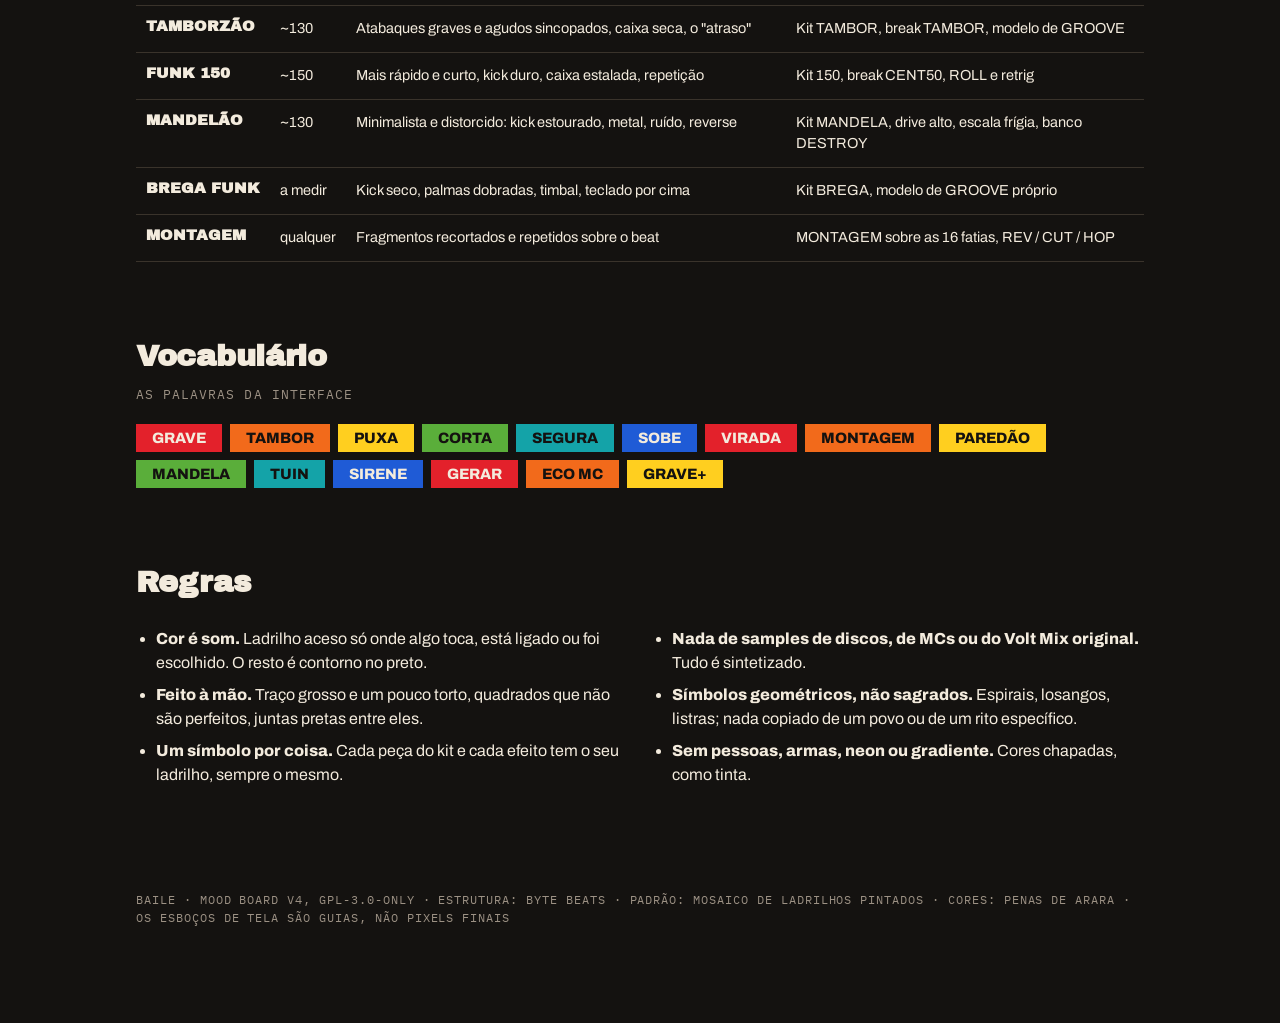
<file: docs/moodboard/index.html>
<!doctype html>
<html lang="pt-BR">
<head>
<meta charset="utf-8">
<meta name="viewport" content="width=device-width, initial-scale=1">
<title>BAILE — mood board</title>
<link rel="preconnect" href="https://fonts.googleapis.com">
<link href="https://fonts.googleapis.com/css2?family=Archivo+Black&family=Archivo:wght@500;800&family=IBM+Plex+Mono:wght@400;500&family=Silkscreen&display=swap" rel="stylesheet">
<style>
:root{
  --preto:#141210; --carvao:#1E1A16; --carvao2:#2A241E; --creme:#F3EBDD; --cinza:#9C9184;
  --vermelho:#E3212B; --laranja:#F26A1B; --amarelo:#FFCF1F; --verde:#5AAE3A; --turquesa:#14A3A8; --azul:#1F5BD6;
}
*{box-sizing:border-box}
body{margin:0;background:var(--preto);color:var(--creme);font:16px/1.5 Archivo,system-ui,sans-serif}
main{max-width:1040px;margin:0 auto;padding:0 16px 96px}
.mono{font-family:"IBM Plex Mono",ui-monospace,monospace;text-transform:uppercase;letter-spacing:.08em;color:var(--cinza)}
#band{display:block;width:100%;height:auto;image-rendering:auto}
h1{font-family:"Archivo Black",sans-serif;font-size:clamp(64px,14vw,148px);line-height:.85;margin:40px 0 0;letter-spacing:-.03em}
.sub{font-size:17px;max-width:720px;margin:20px 0 0}
h2{font-family:"Archivo Black";font-size:30px;letter-spacing:-.01em;margin:72px 0 6px}
h2 + .mono{margin:0 0 20px;font-size:13px}
.controls{display:flex;flex-wrap:wrap;gap:6px;margin-top:28px}
.pill{height:56px;padding:0 28px;border-radius:110px;border:4px solid var(--creme);font:800 20px Archivo;
  display:inline-flex;align-items:center;justify-content:center;text-transform:uppercase;min-width:160px}
.pill.on{background:var(--amarelo);border-color:var(--amarelo);color:var(--preto)}
.status{display:flex;flex-wrap:wrap;gap:6px 24px;margin-top:20px;font:800 13px Archivo;letter-spacing:.14em;text-transform:uppercase;color:var(--cinza)}
.status b{color:var(--creme)} .status .k{letter-spacing:0;text-transform:none;font-family:"IBM Plex Mono";color:var(--amarelo)}
/* pad cards */
.pads{display:grid;grid-template-columns:repeat(auto-fit,minmax(300px,1fr));gap:16px}
.pad{display:flex;cursor:pointer;user-select:none;background:var(--carvao);transition:transform .08s}
.pad:active{transform:scale(.99)}
.pad .l{flex:none;width:38%;position:relative;display:flex;flex-direction:column;justify-content:center;padding:14px 22px}
.pad.on .l::before{content:"";position:absolute;left:0;top:0;bottom:0;width:10px;background:var(--c)}
.pad.on .l{padding-left:28px}
.pad h3{margin:0;font:900 17px/1 "Archivo Black";text-transform:uppercase}
.pad p{margin:4px 0 0;color:var(--cinza);font-size:13px}
.pad canvas{width:62%;display:block}
/* palette */
.sws{display:grid;grid-template-columns:repeat(auto-fit,minmax(150px,1fr));gap:12px}
.sw{background:var(--carvao)}
.sw i{display:block;height:84px}
.sw div{padding:10px 12px;font-size:13px}
.sw b{display:block;font:800 14px Archivo;text-transform:uppercase}
.sw span{color:var(--cinza)}
/* motifs */
#motifs{display:block;width:100%;max-width:1008px;height:auto}
/* device screens */
.screens{display:flex;flex-wrap:wrap;gap:28px;align-items:flex-start}
.dev{display:flex;flex-direction:column;gap:10px;max-width:100%}
.dev canvas{width:240px;height:240px;image-rendering:pixelated;border:10px solid #000;border-radius:6px;box-shadow:0 0 0 2px #3a332b}
.dev.big canvas{width:360px;height:360px}
.dev span{font-size:13px;color:var(--cinza);max-width:360px}
@media (max-width:420px){.dev.big canvas{width:100%;height:auto}}
/* controls */
.fx{display:grid;grid-template-columns:repeat(auto-fit,minmax(190px,1fr));gap:16px}
.cell{background:var(--carvao);padding:16px;display:flex;flex-direction:column;gap:14px}
.cell .box{aspect-ratio:1;border:3px solid var(--creme);position:relative}
.cell .rule{border-top:1px solid var(--creme)}
.cell .lab{display:flex;justify-content:space-between;align-items:center;font:800 14px/1 "Archivo Black";text-transform:uppercase}
.cell .num{font:900 44px/1 "Archivo Black"}
.dot{position:absolute;width:18px;height:18px;margin:0 0 -9px -9px;border-radius:50%;background:var(--amarelo);border:3px solid var(--preto)}
.hl{position:absolute;left:0;right:0;height:1px;background:rgba(243,235,221,.3)} .vl{position:absolute;top:0;bottom:0;width:1px;background:rgba(243,235,221,.3)}
.fader{position:absolute;left:50%;top:8px;bottom:8px;width:32px;margin-left:-16px;border:3px solid var(--creme)}
.knob{position:absolute;left:-11px;width:48px;height:24px;margin-bottom:-12px;background:var(--vermelho);border:3px solid var(--preto)}
/* tables, lists */
table{width:100%;border-collapse:collapse;font-size:14.5px}
th,td{text-align:left;padding:12px 10px;border-bottom:1px solid #3a332b;vertical-align:top}
th{font:800 12px "IBM Plex Mono";letter-spacing:.1em;text-transform:uppercase;color:var(--cinza);border-bottom:3px solid var(--creme)}
td:first-child{font:900 15px "Archivo Black";text-transform:uppercase;white-space:nowrap}
.tbl{overflow-x:auto}
.kao{display:grid;grid-template-columns:repeat(auto-fit,minmax(200px,1fr));gap:12px}
.kao div{padding:16px 20px;color:var(--preto)}
.kao div:nth-child(1){background:var(--carvao2);color:var(--creme)} .kao div:nth-child(2){background:var(--azul);color:var(--creme)}
.kao div:nth-child(3){background:var(--amarelo)} .kao div:nth-child(4){background:var(--vermelho);color:var(--creme)}
.kao b{display:block;font:900 26px "IBM Plex Mono"}
.kao span{font:800 13px Archivo;letter-spacing:.14em;text-transform:uppercase}
.chips{display:flex;flex-wrap:wrap;gap:8px}
.chip{padding:6px 16px;font:800 15px Archivo;text-transform:uppercase;color:var(--preto)}
.chip:nth-child(6n+1){background:var(--vermelho);color:var(--creme)} .chip:nth-child(6n+2){background:var(--laranja)} .chip:nth-child(6n+3){background:var(--amarelo)} .chip:nth-child(6n+4){background:var(--verde)} .chip:nth-child(6n+5){background:var(--turquesa)} .chip:nth-child(6n){background:var(--azul);color:var(--creme)}
ul.list{padding-left:20px} ul.list li{margin-bottom:8px} ul.list b{font-weight:800}
.two{display:grid;grid-template-columns:1fr 1fr;gap:24px} @media (max-width:720px){.two{grid-template-columns:1fr}}
footer{margin-top:80px;font-size:12px}
</style>
</head>
<body>
<canvas id="band" width="1440" height="216"></canvas>
<main>
  <h1>BAILE</h1>
  <p class="mono sub">Um tracker de funk brasileiro para o M-VAVE FM-1. Tamborzão, Volt Mix, 150, mandelão, brega funk. Tudo sintetizado, tudo no seu bolso.</p>
  <div class="controls">
    <span class="pill">ESTILO</span><span class="pill">TOM</span><span class="pill on">GERAR BAILE</span>
  </div>
  <div class="status" id="status"></div>

  <h2>A ideia</h2>
  <p class="mono">estrutura do Byte Beats · padrão do mosaico de ladrilhos · cores das penas da arara</p>
  <div class="two">
    <p>O chão é <b>preto</b>, e o som é um <b>mosaico de ladrilhos</b> pintados à mão: quadrados nas cores das penas da arara (vermelho, laranja,
    amarelo, verde, turquesa e azul), cada um com um símbolo em traço preto ou colorido: espiral, losango, chevron, zigue-zague, listras,
    pontos, sol. As juntas pretas entre eles são o ritmo da grade.</p>
    <p>É a raiz do tamborzão, que vem do atabaque: a batida tem ancestralidade, e o desenho também. Cada trilha é uma
    fileira de ladrilhos. <b>Muda, os ladrilhos ficam no escuro</b>, só o contorno. <b>Tocando, eles acendem</b>
    e trocam de símbolo no tempo. A estrutura do Byte Beats fica: cartões, pílulas, números grandes, o kaomoji.</p>
  </div>

  <h2>Os símbolos</h2>
  <p class="mono">a biblioteca de ladrilhos · cada peça do kit e cada efeito ganha o seu</p>
  <canvas id="motifs" width="1008" height="252"></canvas>

  <h2>Os cartões</h2>
  <p class="mono">toque para ligar e desligar: os ladrilhos acendem e trocam no tempo</p>
  <div class="pads" id="pads"></div>

  <h2>Paleta</h2>
  <p class="mono">chão preto e as penas da arara: vermelho → laranja → amarelo → verde → turquesa → azul</p>
  <div class="sws" id="pal"></div>

  <h2>Na tela do FM-1</h2>
  <p class="mono">240 × 240, esboços animados · tema TERRA (padrão) e CLARO</p>
  <div class="screens">
    <div class="dev big"><canvas id="sBoot" width="240" height="240"></canvas><span>BOOT: o mosaico acende em onda, ladrilho por ladrilho, até a faixa do nome.</span></div>
    <div class="dev"><canvas id="sHome" width="240" height="240"></canvas><span>HOME (TERRA): uma fileira de ladrilhos por trilha; acesa quando toca, só contorno quando muda.</span></div>
    <div class="dev"><canvas id="sHomeC" width="240" height="240"></canvas><span>HOME (CLARO): fundo creme, para luz do dia.</span></div>
    <div class="dev"><canvas id="sGrid" width="240" height="240"></canvas><span>TRILHAS: o tracker; cabeçalhos em ladrilho, efeitos nas cores.</span></div>
    <div class="dev"><canvas id="sKit" width="240" height="240"></canvas><span>KIT TAMBOR: cada peça é um ladrilho com o seu símbolo; a tocada acende.</span></div>
    <div class="dev"><canvas id="sFx" width="240" height="240"></canvas><span>AO VIVO: os efeitos como ladrilhos; o número grande é a intensidade.</span></div>
  </div>

  <h2>Controles</h2>
  <p class="mono">no hub e no editor web; no FM-1 viram a linha dos quatro knobs</p>
  <div class="fx">
    <div class="cell"><div class="box"><div class="hl" style="bottom:70%"></div><div class="vl" style="left:80%"></div><div class="dot" style="left:80%;bottom:70%"></div></div><div class="rule"></div><div class="lab"><span>FILTRO<br>VARRE</span></div></div>
    <div class="cell"><div class="box"><div class="hl" style="bottom:35%"></div><div class="vl" style="left:25%"></div><div class="dot" style="left:25%;bottom:35%;background:var(--turquesa)"></div></div><div class="rule"></div><div class="lab"><span>ECO<br>MC</span></div></div>
    <div class="cell"><div class="box" style="border:0"><div class="fader"><div class="knob" style="bottom:72%"></div></div></div><div class="rule"></div><div class="lab"><span>GRAVE<br>DRIVE</span><span class="num">72</span></div></div>
    <div class="cell"><div class="box" style="border:0"><div class="fader"><div class="knob" style="bottom:18%;background:var(--azul)"></div></div></div><div class="rule"></div><div class="lab"><span>SALA<br>REVERB</span><span class="num">18</span></div></div>
  </div>

  <h2>Como está o baile</h2>
  <p class="mono">o status, por quantas trilhas tocam</p>
  <div class="kao">
    <div><b>(-_- )</b><span>Parado</span></div>
    <div><b>(o_O )</b><span>Esquentando</span></div>
    <div><b>(⌐■_■)</b><span>No grave</span></div>
    <div><b>( ✧Д✧)</b><span>Paredão</span></div>
  </div>

  <h2>Tipografia</h2>
  <p class="mono">três vozes</p>
  <div class="tbl"><table>
    <thead><tr><th>Voz</th><th>Onde</th><th>Exemplo</th></tr></thead>
    <tbody>
      <tr><td>Título</td><td>Logo, boot, nomes dos cartões, números grandes</td><td style="font:900 28px 'Archivo Black'">TAMBORZÃO 72</td></tr>
      <tr><td>Rótulo</td><td>Botões, status, controles: grosso e em caixa alta</td><td style="font:800 18px Archivo;text-transform:uppercase">Gerar baile · No grave</td></tr>
      <tr><td>Legenda</td><td>Descrições e ajuda: mono, cinza, espaçada</td><td class="mono" style="font-family:'IBM Plex Mono'">toque nos cartões para ligar</td></tr>
      <tr><td>No FM-1</td><td>As fontes de tela (BASE, 8-BIT) com acentos; logo e ladrilhos vêm como imagem (gen_art.py)</td><td style="font:14px Silkscreen">GRAVE ROL C-1</td></tr>
    </tbody>
  </table></div>

  <h2>O som</h2>
  <p class="mono">o que cada gênero da 1.0 traz para o firmware</p>
  <div class="tbl"><table>
    <thead><tr><th>Gênero</th><th>BPM</th><th>Elementos</th><th>No BAILE</th></tr></thead>
    <tbody>
      <tr><td>Raiz / Volt</td><td>~130</td><td>Herança do Miami bass: 808 longa, clap, cowbell, hats em semicolcheia</td><td>Kit VOLT, break VOLT, grave com glide</td></tr>
      <tr><td>Tamborzão</td><td>~130</td><td>Atabaques graves e agudos sincopados, caixa seca, o "atraso"</td><td>Kit TAMBOR, break TAMBOR, modelo de GROOVE</td></tr>
      <tr><td>Funk 150</td><td>~150</td><td>Mais rápido e curto, kick duro, caixa estalada, repetição</td><td>Kit 150, break CENT50, ROLL e retrig</td></tr>
      <tr><td>Mandelão</td><td>~130</td><td>Minimalista e distorcido: kick estourado, metal, ruído, reverse</td><td>Kit MANDELA, drive alto, escala frígia, banco DESTROY</td></tr>
      <tr><td>Brega funk</td><td>a medir</td><td>Kick seco, palmas dobradas, timbal, teclado por cima</td><td>Kit BREGA, modelo de GROOVE próprio</td></tr>
      <tr><td>Montagem</td><td>qualquer</td><td>Fragmentos recortados e repetidos sobre o beat</td><td>MONTAGEM sobre as 16 fatias, REV / CUT / HOP</td></tr>
    </tbody>
  </table></div>

  <h2>Vocabulário</h2>
  <p class="mono">as palavras da interface</p>
  <div class="chips" id="vocab"></div>

  <h2>Regras</h2>
  <div class="two">
    <ul class="list">
      <li><b>Cor é som.</b> Ladrilho aceso só onde algo toca, está ligado ou foi escolhido. O resto é contorno no preto.</li>
      <li><b>Feito à mão.</b> Traço grosso e um pouco torto, quadrados que não são perfeitos, juntas pretas entre eles.</li>
      <li><b>Um símbolo por coisa.</b> Cada peça do kit e cada efeito tem o seu ladrilho, sempre o mesmo.</li>
    </ul>
    <ul class="list">
      <li><b>Nada de samples de discos, de MCs ou do Volt Mix original.</b> Tudo é sintetizado.</li>
      <li><b>Símbolos geométricos, não sagrados.</b> Espirais, losangos, listras; nada copiado de um povo ou de um rito específico.</li>
      <li><b>Sem pessoas, armas, neon ou gradiente.</b> Cores chapadas, como tinta.</li>
    </ul>
  </div>

  <footer class="mono">BAILE · mood board v4, GPL-3.0-only · estrutura: Byte Beats · padrão: mosaico de ladrilhos pintados · cores: penas de arara · os esboços de tela são guias, não pixels finais</footer>
</main>
<script>
const P={preto:'#141210',carvao:'#1E1A16',carvao2:'#2A241E',creme:'#F3EBDD',cinza:'#9C9184',vermelho:'#E3212B',laranja:'#F26A1B',amarelo:'#FFCF1F',verde:'#5AAE3A',turquesa:'#14A3A8',azul:'#1F5BD6'};
const COLS=[P.vermelho,P.laranja,P.amarelo,P.verde,P.turquesa,P.azul];
const LIGHT=new Set([P.laranja,P.amarelo]);

/* ---- seeded random, so a hand-drawn tile is the same every frame ---- */
function rng(s){let x=(s*2654435761)>>>0||1;return()=>((x=(x^(x<<13))>>>0,x=(x^(x>>>17))>>>0,x=(x^(x<<5))>>>0)/4294967296)}

/* ---- a rough square ---- */
function roughRect(c,x,y,s,fill,seed,j){const r=rng(seed);const J=()=>(r()-.5)*j;
  c.beginPath();c.moveTo(x+J(),y+J());c.lineTo(x+s/2+J(),y+J()*.5);c.lineTo(x+s+J(),y+J());c.lineTo(x+s+J()*.5,y+s/2+J());
  c.lineTo(x+s+J(),y+s+J());c.lineTo(x+s/2+J(),y+s+J()*.5);c.lineTo(x+J(),y+s+J());c.lineTo(x+J()*.5,y+s/2+J());c.closePath();c.fillStyle=fill;c.fill()}

/* ---- the motifs: drawn in a unit square (0..1), wobbly lines ---- */
const MOTIFS=['chevron','losango','listrasV','sol','diagonal','pontos','espiral','zigue','quadros','xis','trama','alvo','triangulo','listrasH','grade','gota'];
function motif(c,kind,x,y,s,ink,seed,lw){
  const r=rng(seed*7+3);const w=()=>(r()-.5)*s*.04;
  const L=(pts)=>{c.beginPath();pts.forEach(([a,b],i)=>{const X=x+a*s+w(),Y=y+b*s+w();i?c.lineTo(X,Y):c.moveTo(X,Y)});c.stroke()};
  c.strokeStyle=ink;c.fillStyle=ink;c.lineWidth=lw;c.lineCap='round';c.lineJoin='round';
  const m=.2,M=.8;
  switch(kind){
  case 'chevron': for(let i=0;i<3;i++){const yy=.28+i*.22;L([[.2,yy],[.5,yy+.12],[.8,yy]])}break;
  case 'losango': L([[.5,.18],[.82,.5],[.5,.82],[.18,.5],[.5,.18]]);c.beginPath();c.moveTo(x+.5*s,y+.38*s);c.lineTo(x+.62*s,y+.5*s);c.lineTo(x+.5*s,y+.62*s);c.lineTo(x+.38*s,y+.5*s);c.fill();break;
  case 'listrasV': for(let i=0;i<5;i++){const xx=.22+i*.14;L([[xx,m],[xx,M]])}break;
  case 'sol': for(let i=0;i<8;i++){const a=i*Math.PI/4;L([[.5,.5],[.5+Math.cos(a)*.32,.5+Math.sin(a)*.32]])}c.beginPath();c.arc(x+.5*s,y+.5*s,s*.34,0,7);c.stroke();break;
  case 'diagonal': [0,.2,.4].forEach(k=>L([[m+k,M],[M,m+k]]));[.2,.4].forEach(k=>L([[m,M-k],[M-k,m]]));break;
  case 'pontos': for(let i=0;i<3;i++)for(let j=0;j<3;j++){c.beginPath();c.arc(x+(.27+i*.23)*s+w(),y+(.27+j*.23)*s+w(),s*.05,0,7);c.fill()}break;
  case 'espiral':{const p=[[.5,.5],[.6,.5],[.6,.62],[.38,.62],[.38,.38],[.72,.38],[.72,.74],[.26,.74],[.26,.26],[.8,.26]];L(p)}break;
  case 'zigue': for(let k=0;k<2;k++){const yy=.33+k*.32;L([[.18,yy],[.32,yy-.1],[.46,yy+.08],[.6,yy-.1],[.74,yy+.08],[.84,yy-.04]])}break;
  case 'quadros': [.16,.29,.42].forEach(o=>L([[o,o],[1-o,o],[1-o,1-o],[o,1-o],[o,o]]));break;
  case 'xis': L([[m,m],[M,M]]);L([[M,m],[m,M]]);L([[m,m],[M,m],[M,M],[m,M],[m,m]]);break;
  case 'trama': for(let i=0;i<4;i++){const d=.2+i*.2;L([[m,d],[d,m]]);L([[d,M],[M,d]])}for(let i=0;i<4;i++){const d=.2+i*.2;L([[m,1-d],[d,M]]);L([[1-d,m],[M,1-d]])}break;
  case 'alvo': c.beginPath();c.arc(x+.5*s,y+.5*s,s*.3,0,7);c.stroke();c.beginPath();c.arc(x+.5*s,y+.5*s,s*.1,0,7);c.fill();break;
  case 'triangulo': L([[.5,.2],[.8,.78],[.2,.78],[.5,.2]]);L([[.5,.42],[.64,.68],[.36,.68],[.5,.42]]);break;
  case 'listrasH': for(let i=0;i<5;i++){const yy=.22+i*.14;L([[m,yy],[M,yy]])}break;
  case 'grade': L([[.38,m],[.38,M]]);L([[.62,m],[.62,M]]);L([[m,.38],[M,.38]]);L([[m,.62],[M,.62]]);break;
  case 'gota': L([[.3,.7],[.3,.4],[.5,.25],[.7,.4],[.7,.7],[.5,.8],[.3,.7]]);c.beginPath();c.arc(x+.5*s,y+.55*s,s*.08,0,7);c.fill();break;
  }
}
/* one tile: lit = colour fill + ink motif; dark = black tile with a faint coloured motif */
function tile(c,x,y,s,kind,col,lit,seed,lw){
  if(lit){roughRect(c,x,y,s,col,seed,s*.06);
    const ink=seed%3!==0?P.preto:col===P.amarelo?P.vermelho:col===P.azul?P.amarelo:col===P.vermelho?P.amarelo:col===P.turquesa?P.azul:P.preto;motif(c,kind,x,y,s,ink,seed,lw)}
  else{roughRect(c,x,y,s,P.carvao,seed,s*.06);c.globalAlpha=.55;motif(c,kind,x,y,s,col,seed,lw);c.globalAlpha=1}
}

/* ---- the band at the top: the whole mosaic, a wave of light through it ---- */
const band=document.getElementById('band').getContext('2d');
function drawBand(t){const s=64,g=8,cols=Math.ceil(1440/(s+g)),rows=3;band.fillStyle=P.preto;band.fillRect(0,0,1440,216);
  for(let r=0;r<rows;r++)for(let k=0;k<cols;k++){const id=r*101+k*7;const wave=Math.sin(k*.35-t*.25+r*.8);
    tile(band,4+k*(s+g),4+r*(s+g),s,MOTIFS[(id+(wave>.6?Math.floor(t/4):0))%16],COLS[(id+r)%6],wave>-.2,id,5)}}

/* ---- motif library ---- */
(function(){const c=document.getElementById('motifs').getContext('2d');const s=116,g=10;
  c.fillStyle=P.preto;c.fillRect(0,0,1008,252);
  MOTIFS.forEach((m,i)=>{const x=4+(i%8)*(s+g+0),y=4+Math.floor(i/8)*(s+g);tile(c,x,y,s,m,COLS[i%6],true,i*13+1,6)});
})();

/* ---- pad cards ---- */
const PADS=[['Tambor','kit · tamborzão'],['Grave 808','grave · glide'],['Volt','kit · raiz'],['Melody','fm · teclado'],['Mandela','kit · mandelão'],['Sirene','ruído · efeito']];
const padsEl=document.getElementById('pads');const padState=[true,true,false,true,false,false];
PADS.forEach(([n,ty],i)=>{const d=document.createElement('div');d.className='pad'+(padState[i]?' on':'');d.style.setProperty('--c',COLS[i%6]);
  d.innerHTML=`<div class="l"><h3>${n.split(' ').join('<br>')}</h3><p>${ty}</p></div><canvas width="372" height="168"></canvas>`;
  d.onclick=()=>{padState[i]=!padState[i];d.classList.toggle('on',padState[i]);status()};padsEl.appendChild(d)});
const padCtx=[...document.querySelectorAll('.pad canvas')].map(e=>e.getContext('2d'));
function drawPad(c,i,on,t){c.fillStyle=P.carvao;c.fillRect(0,0,372,168);const s=52,g=8;
  for(let r=0;r<2;r++)for(let k=0;k<6;k++){const id=i*31+r*6+k;const step=(k+r*6);const beat=Math.floor(t/2)%12;
    const lit=on&&((id+Math.floor(t/3))%4!==0||step===beat);
    tile(c,6+k*(s+g)+4,20+r*(s+g)+10,s,MOTIFS[(id+(on?Math.floor(t/6):0))%16],COLS[(i+k+r)%6],lit,id,4)}}
function status(){const n=padState.filter(Boolean).length;
  const [s,k]=n===0?['Parado','(-_- )']:n<=2?['Esquentando','(o_O )']:n<=4?['No grave','(⌐■_■)']:['Paredão','( ✧Д✧)'];
  document.getElementById('status').innerHTML=`<span>Tom: <b>Fá menor</b></span><span>Tempo: <b>130 BPM</b></span><span>Estilo: <b>Tamborzão</b></span><span>Status: <b>${s}</b></span><span class="k">${k}</span>`}
status();

/* ---- palette, vocab ---- */
document.getElementById('pal').innerHTML=[['Preto',P.preto,'chão, juntas, traço'],['Carvão',P.carvao,'ladrilho apagado, cartões'],['Creme',P.creme,'texto, tema CLARO'],
  ['Cinza',P.cinza,'legendas'],['Vermelho',P.vermelho,'trilha 1, REC'],['Laranja',P.laranja,'trilha 2'],['Amarelo',P.amarelo,'trilha 3, destaque'],['Verde',P.verde,'trilha 4, PLAY'],['Turquesa',P.turquesa,'trilha 5'],['Azul',P.azul,'trilha 6']]
  .map(([n,h,u])=>`<div class="sw"><i style="background:${h};${h===P.preto?'box-shadow:inset 0 0 0 2px #3a332b':''}"></i><div><b>${n}</b>${h}<br><span>${u}</span></div></div>`).join('');
document.getElementById('vocab').innerHTML=['Grave','Tambor','Puxa','Corta','Segura','Sobe','Virada','Montagem','Paredão','Mandela','Tuin','Sirene','Gerar','Eco MC','Grave+']
  .map(w=>`<span class="chip">${w}</span>`).join('');

/* ---- device screens ---- */
function txt(c,s,x,y,col,size=8,font='Silkscreen',align='left'){c.fillStyle=col;c.font=`${size}px ${font}`;c.textAlign=align;c.fillText(s,x,y)}
function knobs(c,labels,bg,fg){c.fillStyle=bg;c.fillRect(0,226,240,14);labels.forEach((n,i)=>{c.fillStyle=[P.vermelho,P.amarelo,P.verde,P.azul][i];c.fillRect(4+i*59,229,7,7);txt(c,n,14+i*59,236,fg,8)})}

function boot(c,t){c.fillStyle=P.preto;c.fillRect(0,0,240,240);const s=26,g=4;
  for(let r=0;r<8;r++)for(let k=0;k<8;k++){if(r===3||r===4)continue;const id=r*17+k*5;const d=Math.abs(k-3.5)+Math.abs(r-3.5);
    tile(c,1+k*(s+g)+2,1+r*(s+g)+2,s,MOTIFS[id%16],COLS[(id)%6],t/2>d+(r<3?0:1),id,2)}
  c.fillStyle=P.preto;c.fillRect(0,92,240,58);
  txt(c,'BAILE',120,134,P.creme,40,'Archivo Black','center');
  if(t>14&&Math.floor(t/6)%2)txt(c,'APERTE UMA TECLA',120,147,P.amarelo,7,'Silkscreen','center');
}
function home(c,t,light){
  const bg=light?P.creme:P.preto,fg=light?P.preto:P.creme,card=light?'#E4DACA':P.carvao;
  c.fillStyle=bg;c.fillRect(0,0,240,240);
  txt(c,'BAILE',4,13,fg,12,'Archivo Black');txt(c,'130 BPM',150,12,P.cinza,8);txt(c,'(⌐■_■)',236,12,light?P.vermelho:P.amarelo,9,'IBM Plex Mono','right');
  const names=[['TAMBOR','KIT'],['GRAVE','808'],['MELODY','FM'],['VOLT','KIT'],['SIRENE','RUÍDO'],['MINHA','SAMPLE']];const on=[1,1,1,0,1,0];
  names.forEach(([n,ty],i)=>{const y=20+i*34,col=COLS[i%6];c.fillStyle=card;c.fillRect(2,y,236,31);
    if(i===1){c.fillStyle=col;c.fillRect(2,y,5,31)}
    txt(c,n,i===1?11:7,y+14,fg,10,'Archivo Black');txt(c,ty,i===1?11:7,y+25,P.cinza,7);
    for(let k=0;k<5;k++){const id=i*11+k;const beat=Math.floor(t/2)%5;
      const lit=on[i]&&(k===beat||(id+Math.floor(t/4))%3===0);
      if(light&&!lit){roughRect(c,96+k*28,y+2,26,'#D6CBB8',id,1.5);c.globalAlpha=.6;motif(c,MOTIFS[id%16],96+k*28,y+2,26,col,id,2);c.globalAlpha=1}
      else tile(c,96+k*28,y+2,26,MOTIFS[(id+(on[i]?Math.floor(t/8):0))%16],COLS[(i+k)%6],lit,id,2)}});
  knobs(c,['VOL','PAN','DRIVE','ECO'],card,fg);
}
function grid(c,t){c.fillStyle=P.preto;c.fillRect(0,0,240,240);
  txt(c,'TRILHAS',4,13,P.creme,12,'Archivo Black');txt(c,'P01',100,12,P.cinza,8);
  c.fillStyle=P.vermelho;c.beginPath();c.arc(198,8,4,0,7);c.fill();txt(c,'REC',236,12,P.creme,8,'Silkscreen','right');
  [['TAMBOR',22,P.amarelo],['GRAVE',96,P.vermelho],['MELODY',170,P.azul]].forEach(([n,x,col],i)=>{c.fillStyle=col;c.fillRect(x,17,66,13);txt(c,n,x+33,27,i===0?P.preto:P.creme,8,'Silkscreen','center')});
  const tb=['TB1','','TB2','TB1','','','TB3','','TB1','','TB2','TB1','','TB3','',''];
  const gv=['C-1','','','','---','','G-0','','C-1','','','D#1','','','',''];const gf=['GLI','','','','','','BND','','','','','GLI','','','',''];
  const ml=['','','D#3','','','G-3','','','','','D#3','','C-3','','',''];const play=Math.floor(t/3)%16;
  for(let r=0;r<16;r++){const y=42+r*11.5;
    if(r===play){c.fillStyle=P.carvao2;c.fillRect(0,y-8,240,11)}else if(r%4===0){c.fillStyle=P.carvao;c.fillRect(0,y-8,240,11)}
    txt(c,r.toString(16).toUpperCase().padStart(2,'0'),4,y,r%4===0?P.amarelo:P.cinza,8);
    txt(c,tb[r]||'·',24,y,tb[r]?P.creme:'#4a4239',8);if(tb[r])txt(c,'ROL',52,y,P.amarelo,8);
    txt(c,gv[r]||'·',98,y,gv[r]?P.creme:'#4a4239',8);if(gf[r])txt(c,gf[r],126,y,'#FF5A4F',8);
    txt(c,ml[r]||'·',172,y,ml[r]?P.creme:'#4a4239',8);if(ml[r])txt(c,'VIB',200,y,'#2FC6CB',8)}
  c.fillStyle=P.amarelo;c.fillRect(0,42+play*11.5-8,3,11);
  knobs(c,['NOTA','VOL','EFEITO','VALOR'],P.carvao,P.creme);
}
function kit(c,t){c.fillStyle=P.preto;c.fillRect(0,0,240,240);
  txt(c,'KIT TAMBOR',4,13,P.creme,12,'Archivo Black');txt(c,'2/8',236,12,P.cinza,8,'Silkscreen','right');
  const p=['KICK','TB GRV','TB AGU','CAIXA','PALMA','HAT','HAT AB','TUM','AGOGÔ','CUÍCA','SURDO','TAMBOR','CHOC.','APITO','SIRENE','TIRO'];
  const seq=[1,0,2,1,4,1,3,7];const hit=seq[Math.floor(t/4)%8];
  for(let i=0;i<16;i++){const x=4+(i%4)*59,y=19+Math.floor(i/4)*51,on=i===hit;
    tile(c,x+6,y+2,34,MOTIFS[i],COLS[i%6],on,i*13+1,2.5);
    txt(c,p[i],x+23,y+46,on?P.creme:P.cinza,7,'Silkscreen','center')}
  knobs(c,['AFINA','DECAY','DRIVE','VOL'],P.carvao,P.creme);
}
function fx(c,t){c.fillStyle=P.preto;c.fillRect(0,0,240,240);
  txt(c,'AO VIVO',4,13,P.creme,12,'Archivo Black');txt(c,'BANCO 1',236,12,P.cinza,8,'Silkscreen','right');
  const n=['PUXA','CORTA','SEGURA','SOBE','GRAVE+','ECO MC','SIRENE','VIRADA'];const held=Math.floor(t/10)%8;
  for(let i=0;i<8;i++){const x=4+(i%2)*118,y=19+Math.floor(i/2)*44,on=i===held;
    c.fillStyle=on?COLS[i%6]:P.carvao;c.fillRect(x,y,114,40);
    tile(c,x+4,y+4,32,MOTIFS[(i*5+(on?Math.floor(t/3):0))%16],COLS[(i+1)%6],on,i*7+2,2.5);
    txt(c,n[i],x+42,y+25,on&&LIGHT.has(COLS[i%6])?P.preto:P.creme,12,'Archivo Black')}
  const v=40+Math.round(30*Math.sin(t/6));txt(c,n[held],4,208,P.cinza,8);txt(c,String(v).padStart(2,'0'),236,220,P.amarelo,34,'Archivo Black','right');
  knobs(c,['MIX','TEMPO','TOM','FILTRO'],P.carvao,P.creme);
}
const screens=[['sBoot',boot],['sHome',(c,t)=>home(c,t,false)],['sHomeC',(c,t)=>home(c,t,true)],['sGrid',grid],['sKit',kit],['sFx',fx]]
  .map(([id,f])=>[document.getElementById(id).getContext('2d'),f]);
let t=0,last=0;
function loop(now){if(now-last>110){last=now;t++;
  drawBand(t);screens.forEach(([c,f])=>f(c,t));padCtx.forEach((c,i)=>drawPad(c,i,padState[i],t));}
  requestAnimationFrame(loop)}
document.fonts.ready.then(()=>requestAnimationFrame(loop));
</script>
</body>
</html>
</file>
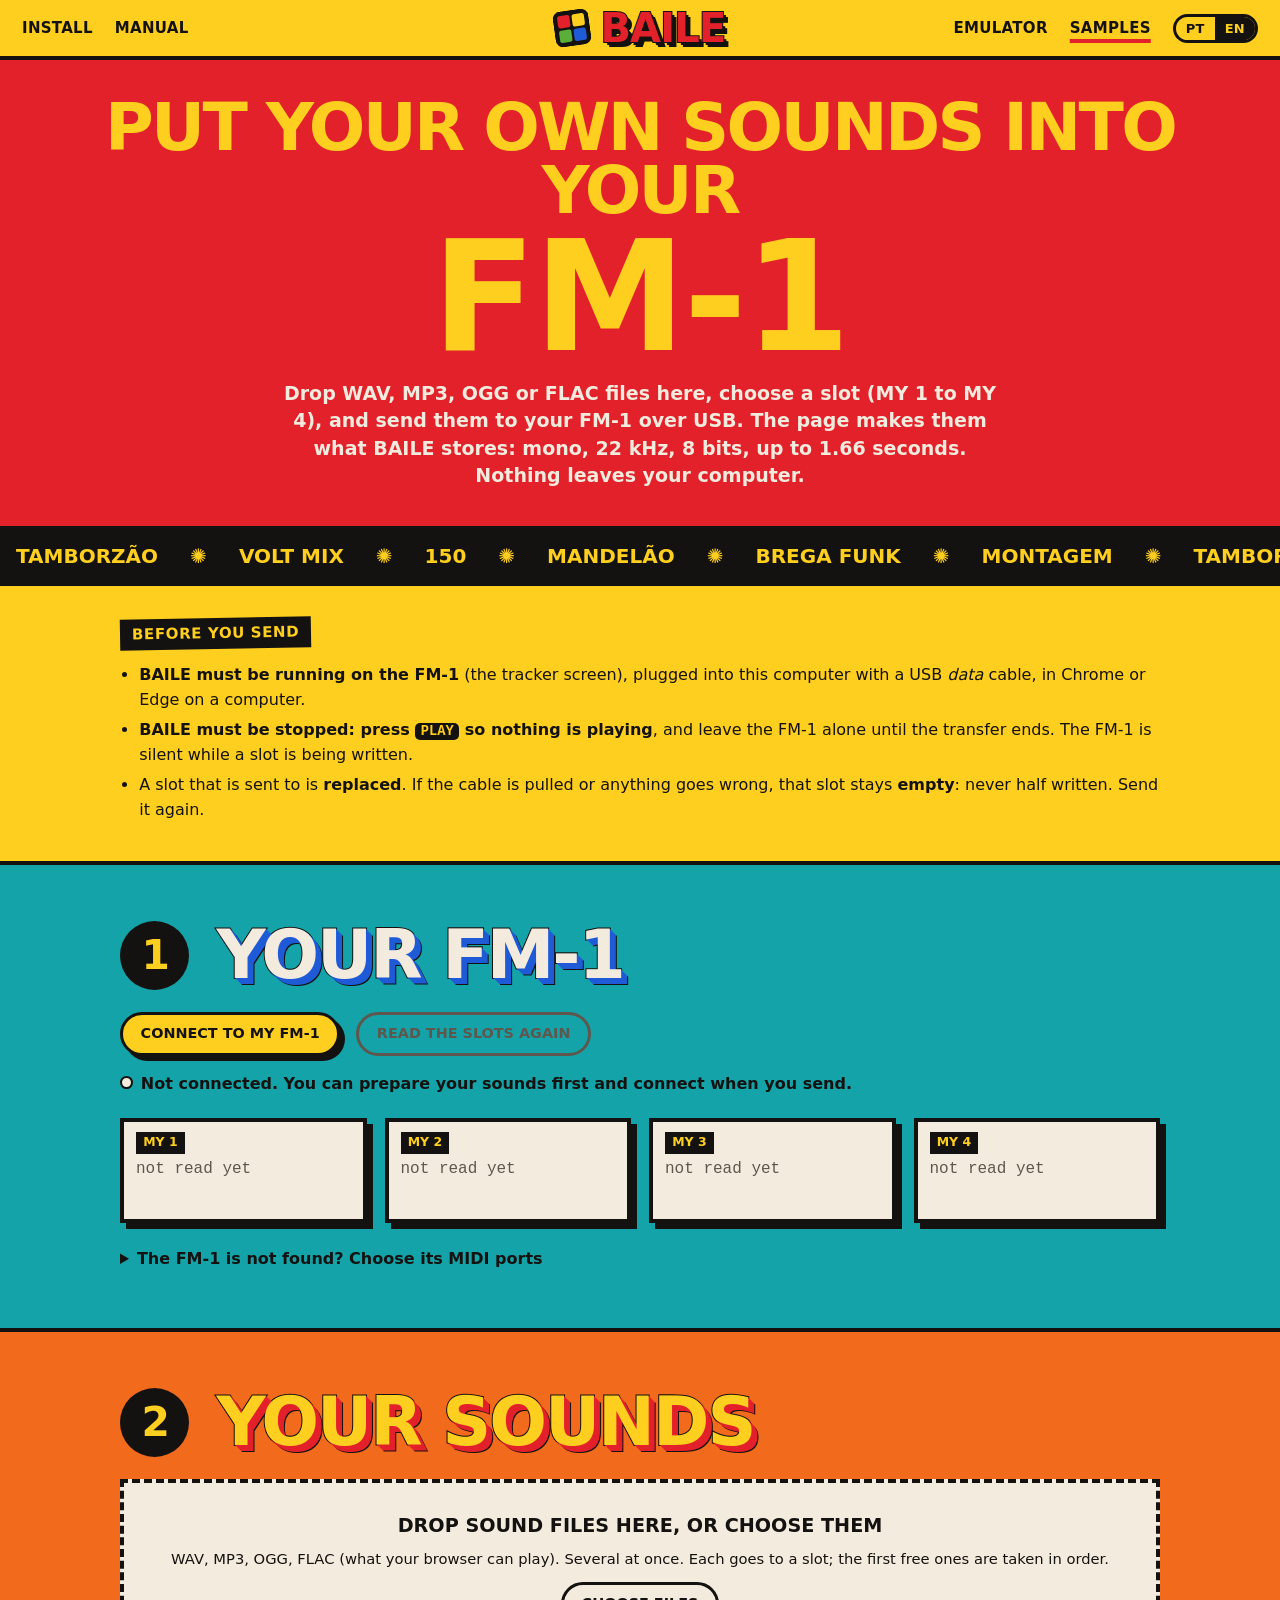
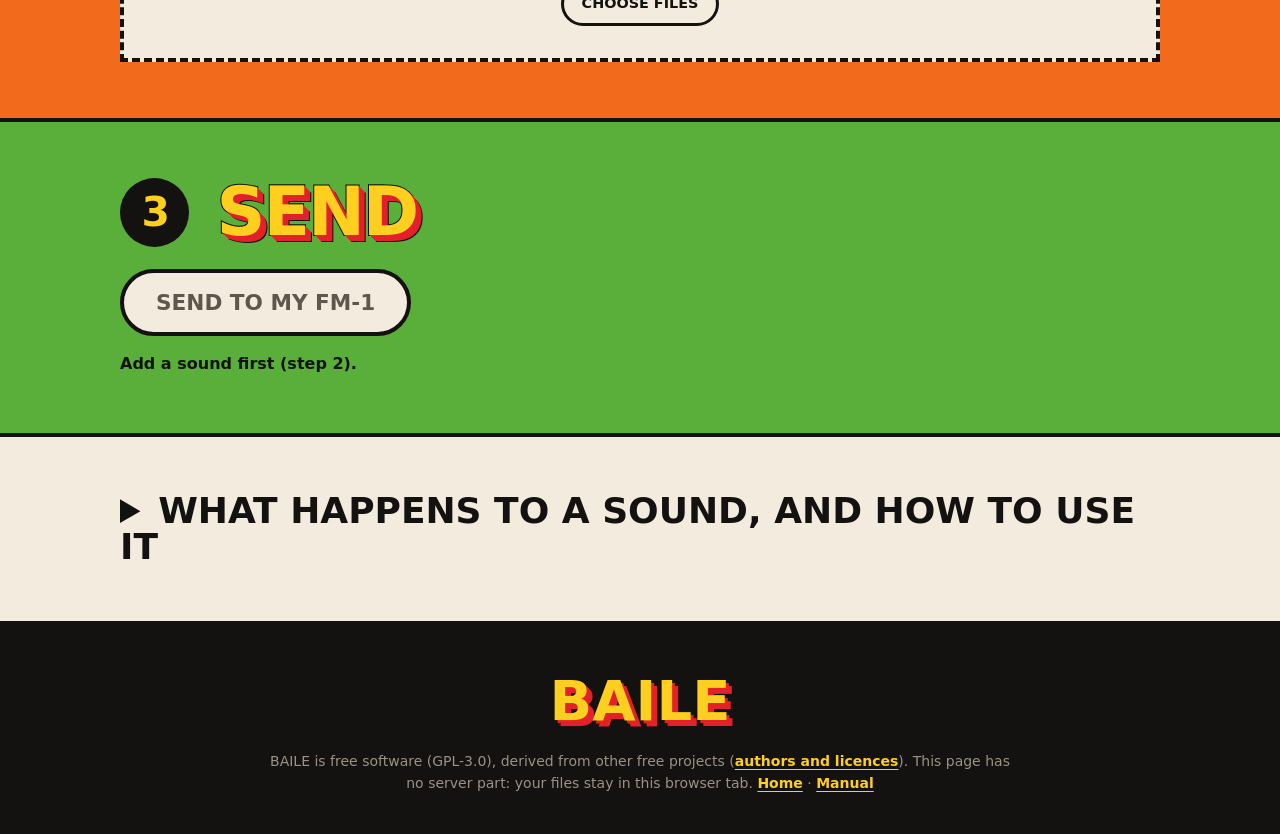
<file: samples.en.html>
<!doctype html>
<!-- SPDX-License-Identifier: GPL-3.0-only -- BAILE's sample importer (KAWA's, by Omnipotard): put your own sounds into the four sample
     slots of an FM-1 running BAILE, from the browser, over USB-MIDI. The conversion and the protocol are
     install/websamples.js (install/baile_samples.py in JavaScript, tested by source/tests/websamples_test.js). One page, no
     font, script or image from the network: it works offline and from file://. Nothing is uploaded anywhere. -->
<html lang="en">
<head>
<meta charset="utf-8">
<meta name="viewport" content="width=device-width, initial-scale=1">
<title>BAILE — your sounds</title>
<meta name="description" content="Put your own sounds (WAV, MP3, OGG, FLAC) into the four sample slots of your FM-1 running BAILE, from your browser, over USB.">
<meta name="theme-color" content="#FFCF1F">
<meta name="color-scheme" content="light">
<link rel="icon" href="data:image/svg+xml,%3Csvg xmlns='http://www.w3.org/2000/svg' viewBox='0 0 32 32'%3E%3Crect width='32' height='32' rx='7' fill='%23141210'/%3E%3Crect x='4' y='4' width='11' height='11' rx='2' fill='%23E3212B'/%3E%3Crect x='17' y='4' width='11' height='11' rx='2' fill='%23FFCF1F'/%3E%3Crect x='4' y='17' width='11' height='11' rx='2' fill='%235AAE3A'/%3E%3Crect x='17' y='17' width='11' height='11' rx='2' fill='%231F5BD6'/%3E%3C/svg%3E">
<link rel="stylesheet" href="site.css?v=8cd123b18f">
<style>
/* the hub's look (site.css): the red hero, flat colour blocks, layered titles. System fonts only. */
:root {
  --text: system-ui, -apple-system, "Segoe UI", Roboto, "Helvetica Neue", Arial, sans-serif;
  --mono: ui-monospace, SFMono-Regular, Menlo, Consolas, "Liberation Mono", monospace;
  --soft: #5F574D;
  color-scheme: light;
}
* { box-sizing: border-box; }
html { -webkit-text-size-adjust: 100%; }
body { margin: 0; background: var(--creme); color: var(--preto); font: 1rem/1.55 var(--text); overflow-x: clip; }
main a { color: inherit; font-weight: 700; text-underline-offset: 3px; }
h2, h3 { line-height: 1.2; }
p { margin: .5rem 0; }
code, kbd { font: 700 .86em var(--mono); background: var(--preto); color: var(--amarelo); border-radius: 5px; padding: .05em .4em; }
:focus-visible { outline: 3px solid var(--azul); outline-offset: 2px; }
[hidden] { display: none !important; }

.shero h1 { font-size: clamp(30px, 5.2vw, 70px); line-height: .95; }
.shero h1 b { display: block; font-size: 2.3em; line-height: .85; margin-top: .06em; }
.sblock h2 { display: flex; gap: .4em; align-items: center; flex-wrap: wrap; }
.sblock h2 .n { font: 900 .6em/1 var(--heavy); color: var(--amarelo); background: var(--preto); border-radius: 50%; width: 1.7em; height: 1.7em;
  display: inline-grid; place-items: center; text-shadow: none; -webkit-text-stroke: 0; }
.warn { padding-block: 32px; }
.warn h2 { font-size: inherit; text-shadow: none; -webkit-text-stroke: 0; margin-bottom: 14px; }
.warn .tag { font: 900 15px/1 var(--heavy); letter-spacing: .04em; background: var(--preto); color: var(--amarelo); padding: 8px 12px; transform: rotate(-1deg); }
.warn ul { margin: 0; padding-left: 1.2rem; }
.warn li { margin: .35rem 0; }

button, .btn {
  font: 900 .9rem/1.1 var(--heavy); text-transform: uppercase; color: var(--preto); background: var(--creme); border: 3px solid var(--preto);
  border-radius: 110px; padding: .7rem 1.1rem; cursor: pointer; min-height: 44px; display: inline-flex; align-items: center;
  justify-content: center; text-decoration: none; gap: .4rem;
}
button:hover:not(:disabled), .btn:hover { background: var(--amarelo); }
button:disabled { color: var(--soft); border-color: var(--soft); background: transparent; cursor: not-allowed; }
#connect:not(:disabled) { background: var(--amarelo); box-shadow: 5px 5px 0 var(--preto); }
.big, .big:hover:not(:disabled) { font-size: 1.35rem; padding: 1.1rem 2rem; min-height: 62px; border: 4px solid var(--preto); background: var(--vermelho); color: var(--amarelo); box-shadow: 6px 6px 0 var(--preto); }
.big:active:not(:disabled) { transform: translate(3px, 3px); box-shadow: 3px 3px 0 var(--preto); }
.big:disabled { background: var(--creme); color: var(--soft); border-color: var(--preto); box-shadow: none; }
.small { min-height: 36px; padding: .4rem .7rem; font-size: .78rem; }
.danger:hover:not(:disabled) { background: var(--vermelho); color: #fff; }
select, input[type=text] {
  font: 1rem var(--text); color: var(--preto); background: var(--creme); border: 3px solid var(--preto); border-radius: 0;
  padding: .5rem .6rem; min-height: 44px; width: 100%; max-width: 100%;
}
input[type=text] { font-family: var(--mono); text-transform: uppercase; letter-spacing: .04em; }
label { display: grid; gap: .25rem; font-size: .85rem; font-weight: 700; }
.row { display: flex; flex-wrap: wrap; gap: .9rem 1rem; align-items: center; }
.note { font-size: .92rem; }

.msg { margin: .9rem 0 0; padding: .7rem .95rem; border: 3px solid var(--preto); font-weight: 700; overflow-wrap: anywhere; }
main > .msg { margin: 16px; }
.msg.err { background: var(--vermelho); color: #fff; }
.msg.ok { background: var(--verde); }
.msg.info { background: var(--creme); }
.msg.keep { background: var(--amarelo); }
.status { margin: 1rem 0 0; min-height: 1.55em; font-weight: 800; }
.dot { display: inline-block; width: .8rem; height: .8rem; border: 2px solid var(--preto); border-radius: 50%; background: var(--creme); margin-right: .5rem; }
.dot.on { background: var(--amarelo); }

/* the four slots of the FM-1 */
.slots { list-style: none; margin: 1.3rem 0 0; padding: 0; display: grid; grid-template-columns: repeat(4, minmax(0, 1fr)); gap: 18px; }
li.slot { background: var(--creme); border: 4px solid var(--preto); box-shadow: 6px 6px 0 var(--preto); padding: 10px 12px; display: grid; gap: .3rem; align-content: start; min-height: 6.6rem; }
.slot .sid { justify-self: start; font: 900 .78rem/1 var(--heavy); background: var(--preto); color: var(--amarelo); padding: .3rem .45rem; }
.slot .sname { font: 800 1rem/1.25 var(--mono); overflow-wrap: anywhere; }
.slot.empty .sname { color: var(--soft); font-weight: 400; }
.slot .smeta, .slot .snext { font-size: .82rem; }
.slot .snext { font-weight: 800; }
.slot .snext.rep { background: var(--amarelo); padding: 2px 5px; }
.slot button { justify-self: start; margin-top: .3rem; }
details.ports { margin-top: 1.5rem; }
details.ports summary { cursor: pointer; font-weight: 800; }
details.ports .grid { display: grid; grid-template-columns: 1fr 1fr; gap: .7rem; margin-top: .6rem; }

/* the drop zone and the sounds */
.drop { display: grid; justify-items: center; gap: .7rem; text-align: center; padding: 2rem 1rem; border: 4px dashed var(--preto); background: var(--creme); cursor: pointer; }
.drop:hover, body.dragging .drop { background: var(--amarelo); }
.drop strong { font: 900 1.2rem/1.1 var(--heavy); text-transform: uppercase; }
.drop .note { font-weight: 400; }
.vh { position: absolute; width: 1px; height: 1px; overflow: hidden; clip: rect(0 0 0 0); white-space: nowrap; }
.drop:focus-within { outline: 3px solid var(--azul); outline-offset: 2px; }
.items { list-style: none; margin: 1.3rem 0 0; padding: 0; display: grid; gap: 18px; }
.items:empty { display: none; }
.item { background: var(--creme); border: 4px solid var(--preto); box-shadow: 6px 6px 0 var(--preto); padding: 12px 14px; display: grid; gap: .6rem; }
.ihead { display: flex; gap: .6rem; align-items: center; justify-content: space-between; }
.fname { font: 700 .95rem/1.3 var(--mono); overflow-wrap: anywhere; min-width: 0; }
.state { font: 900 .72rem/1 var(--heavy); text-transform: uppercase; padding: .35rem .5rem; border: 2px solid var(--preto); background: var(--creme); white-space: nowrap; }
.item.ready .state { background: var(--turquesa); }
.item.sent .state { background: var(--verde); }
.item.error .state, .item.failed .state { background: var(--vermelho); color: #fff; }
.item.sending .state { background: var(--amarelo); }
.ibody { display: grid; grid-template-columns: minmax(0, 1fr) minmax(0, 17rem); gap: 14px; align-items: start; }
.wave { width: 100%; height: 72px; display: block; background: var(--preto); border: 3px solid var(--preto); }
.info { font-size: .88rem; margin-top: .4rem; display: flex; flex-wrap: wrap; gap: .2rem 1rem; }
.kept { position: relative; height: 10px; background: var(--creme); border: 2px solid var(--preto); margin-top: .5rem; overflow: hidden; }
.kept i { position: absolute; top: 0; bottom: 0; background: var(--turquesa); }
.keptnote { font-size: .82rem; margin-top: .25rem; }
.keptnote.cutnote { background: var(--amarelo); padding: 2px 5px; }
.ctl { display: grid; gap: .6rem; }
.ctl .count { font: .75rem var(--mono); text-align: right; }
.ctl .btns { display: flex; gap: .5rem; flex-wrap: wrap; }
.imsg { font-size: .9rem; min-height: 1.2em; overflow-wrap: anywhere; }
.imsg.err, .imsg.ok, .imsg.keep { border: 2px solid var(--preto); padding: 4px 8px; }
.imsg.err { background: var(--vermelho); color: #fff; }
.imsg.ok { background: var(--verde); }
.imsg.keep { background: var(--amarelo); }
.bar { height: 14px; background: var(--creme); border: 3px solid var(--preto); overflow: hidden; }
.bar > i { display: block; height: 100%; width: 0; background: var(--vermelho); transition: width .15s; }
.send { display: grid; gap: 1rem; justify-items: start; }
.send .row { width: 100%; }
.send > .bar { width: 100%; }
#why { font-weight: 700; }

details.how summary { cursor: pointer; font: 900 clamp(22px, 3.4vw, 36px)/1 var(--heavy); text-transform: uppercase; }
details.how ul { margin: 1rem 0 0; padding-left: 1.2rem; }
details.how li { margin: .4rem 0; }

dialog { max-width: min(32rem, calc(100vw - 32px)); background: var(--creme); color: var(--preto); border: 4px solid var(--preto); box-shadow: 10px 10px 0 var(--preto); padding: 22px; }
dialog::backdrop { background: rgba(20, 18, 16, .75); }
dialog h2 { font: 900 24px/1.1 var(--heavy); text-transform: uppercase; margin: 0 0 .6rem; }
dialog ul { padding-left: 1.2rem; margin: .5rem 0; }
dialog .strong { font-weight: 800; }
dialog .btnrow { display: flex; flex-wrap: wrap; gap: .7rem; justify-content: flex-end; margin-top: 1.1rem; }
dialog .yes, dialog .yes:hover:not(:disabled) { background: var(--vermelho); color: var(--amarelo); }
.overlay { position: fixed; inset: 0; z-index: 60; display: none; place-items: center; background: var(--amarelo); opacity: .94; color: var(--preto); font: 900 32px/1.1 var(--heavy); text-transform: uppercase; text-align: center; pointer-events: none; border: 10px dashed var(--preto); }
body.dragging .overlay { display: grid; }

@media (max-width: 760px) {
  .slots { grid-template-columns: repeat(2, minmax(0, 1fr)); gap: 14px; }
  .ibody { grid-template-columns: minmax(0, 1fr); }
  details.ports .grid { grid-template-columns: 1fr; }
  .big, .big:hover:not(:disabled) { width: 100%; font-size: 1.2rem; padding-inline: 1rem; }
}
@media (max-width: 340px) { .slots { grid-template-columns: minmax(0, 1fr); } }
@media (prefers-reduced-motion: reduce) { .bar > i { transition: none; } }
</style>
</head>
<body>
<!-- bar -->
<header class="sbar">
  <nav aria-label="BAILE"><a href="en/index.html#install">Install</a><a href="manual/en.html">Manual</a></nav>
  <a class="slogo" href="en/index.html" aria-label="BAILE"><img src="data:image/svg+xml,%3Csvg xmlns='http://www.w3.org/2000/svg' viewBox='0 0 32 32'%3E%3Crect width='32' height='32' rx='7' fill='%23141210'/%3E%3Crect x='4' y='4' width='11' height='11' rx='2' fill='%23E3212B'/%3E%3Crect x='17' y='4' width='11' height='11' rx='2' fill='%23FFCF1F'/%3E%3Crect x='4' y='17' width='11' height='11' rx='2' fill='%235AAE3A'/%3E%3Crect x='17' y='17' width='11' height='11' rx='2' fill='%231F5BD6'/%3E%3C/svg%3E" alt="">BAILE</a>
  <nav class="r" aria-label="BAILE"><a href="emulator/index.html#en">Emulator</a><a href="samples.en.html" aria-current="page">Samples</a><span class="slangs"><a href="samples.html" hreflang="pt-BR">PT</a><a href="#" aria-current="page">EN</a></span></nav>
</header>
<nav class="smnav" aria-label="BAILE"><a href="en/index.html#install">Install</a><a href="emulator/index.html#en">Emulator</a><a href="manual/en.html">Manual</a><a href="samples.en.html" aria-current="page">Samples</a></nav>
<!-- /bar -->

<main>

<header class="shero">
  <h1>Put your own sounds into your <b>FM-1</b></h1>
  <p class="lead">Drop WAV, MP3, OGG or FLAC files here, choose a slot (MY 1 to MY 4), and send them to your FM-1 over USB. The page makes them what BAILE stores: mono, 22 kHz, 8 bits, up to 1.66 seconds. Nothing leaves your computer.</p>
</header>
<div class="sticker" aria-hidden="true"><div><span>TAMBORZÃO</span><i>✺</i><span>VOLT MIX</span><i>✺</i><span>150</span><i>✺</i><span>MANDELÃO</span><i>✺</i><span>BREGA FUNK</span><i>✺</i><span>MONTAGEM</span><i>✺</i><span>TAMBORZÃO</span><i>✺</i><span>VOLT MIX</span><i>✺</i><span>150</span><i>✺</i><span>MANDELÃO</span><i>✺</i><span>BREGA FUNK</span><i>✺</i><span>MONTAGEM</span><i>✺</i></div></div>

<div id="fatal" class="msg err" role="alert" hidden>This page needs <code>install/websamples.js</code> next to it (it did not load). Open the page from the repository or the website, not on its own.</div>
<div id="nomidi" class="msg err" role="alert" hidden></div>

<section class="card warn sblock am" aria-labelledby="before-h">
  <h2 id="before-h"><span class="tag">BEFORE YOU SEND</span></h2>
  <ul>
    <li><strong>BAILE must be running on the FM-1</strong> (the tracker screen), plugged into this computer with a USB <em>data</em> cable, in Chrome or Edge on a computer.</li>
    <li><strong>BAILE must be stopped: press <kbd>PLAY</kbd> so nothing is playing</strong>, and leave the FM-1 alone until the transfer ends. The FM-1 is silent while a slot is being written.</li>
    <li>A slot that is sent to is <strong>replaced</strong>. If the cable is pulled or anything goes wrong, that slot stays <strong>empty</strong>: never half written. Send it again.</li>
  </ul>
</section>

<section class="card sblock tu" id="fm1" aria-labelledby="fm1-h">
  <h2 id="fm1-h"><span class="n">1</span> Your FM-1</h2>
  <div class="row">
    <button type="button" id="connect">Connect to my FM-1</button>
    <button type="button" id="refresh" disabled>Read the slots again</button>
  </div>
  <p class="status" id="devstatus" role="status" aria-live="polite"><span class="dot"></span><span id="devtext">Not connected. You can prepare your sounds first and connect when you send.</span></p>
  <div id="devmsg" class="msg err" role="alert" hidden></div>
  <ol class="slots" id="slots" aria-label="The four sample slots of the FM-1"></ol>
  <details class="ports" id="ports">
    <summary>The FM-1 is not found? Choose its MIDI ports</summary>
    <div class="grid">
      <label>MIDI output (to the FM-1)<select id="port-out"></select></label>
      <label>MIDI input (from the FM-1)<select id="port-in"></select></label>
    </div>
    <p class="note">The page looks for a port named FM-1, Felucca or BAILE. If your system names it otherwise, pick it here, then connect again.</p>
  </details>
</section>

<section class="card sblock la" id="add" aria-labelledby="add-h">
  <h2 id="add-h"><span class="n">2</span> Your sounds</h2>
  <label class="drop" id="drop">
    <strong>Drop sound files here, or choose them</strong>
    <span class="note">WAV, MP3, OGG, FLAC (what your browser can play). Several at once. Each goes to a slot; the first free ones are taken in order.</span>
    <span class="btn">Choose files</span>
    <input class="vh" id="file" type="file" multiple accept="audio/*,.wav,.wave,.mp3,.ogg,.oga,.opus,.flac,.aif,.aiff,.m4a,.aac,.webm">
  </label>
  <ul class="items" id="items" aria-label="Your sounds"></ul>
</section>

<section class="card sblock ve" id="sendcard" aria-labelledby="send-h">
  <h2 id="send-h"><span class="n">3</span> Send</h2>
  <div class="send">
    <div class="row">
      <button type="button" class="big" id="send" disabled>Send to my FM-1</button>
      <button type="button" id="cancel" hidden>Cancel</button>
    </div>
    <div id="why" aria-live="polite"></div>
    <div class="bar" id="totalbar" hidden><i></i></div>
    <div id="summary" class="msg info" role="status" aria-live="polite" hidden></div>
  </div>
</section>

<section class="card sblock cr">
  <details class="how">
    <summary>What happens to a sound, and how to use it</summary>
    <ul>
      <li>It is mixed to <strong>mono</strong> and brought to <strong>22 050 Hz</strong> (or 11 025 Hz if you choose <em>Longer</em>: twice as long, duller). WAV files are read by this page, exactly as <code>install/baile_samples.py</code> does; other formats are decoded by your browser.</li>
      <li>The <strong>silence before the sound</strong> is removed, the sound is <strong>normalised</strong> to 95 %, cut to the slot (<strong>36 608 bytes</strong>: 1.66 s at 22 kHz, 3.3 s at 11 kHz) with a very short fade at the end, and stored as <strong>8-bit mu-law</strong>, like BAILE's own breaks. The waveform and <em>Play</em> show exactly that result.</li>
      <li>Name: up to 11 characters (A-Z, 0-9, space and <code>_ - . ! + #</code>). It is what the FM-1 shows.</li>
      <li>On the FM-1: a track's <strong>SOUND</strong> page (<kbd>EDIT</kbd>), engine <strong>SAMPLE</strong>, <strong>SOURCE</strong> = <strong>MY 1</strong> to <strong>MY 4</strong>.</li>
      <li>The samples live in the FM-1's flash: they stay when it is switched off, and are not part of a project file.</li>
      <li>Without a browser: <code>python3 install/baile_samples.py put 1 kick.wav</code> does the same.</li>
    </ul>
  </details>
</section>

<footer class="sfoot">
  <a class="slogo" href="en/index.html">BAILE</a>
  <p>BAILE is free software (GPL-3.0), derived from other free projects (<a href="https://github.com/saulofilho/baile-fm1/blob/main/LICENSING.md">authors and licences</a>). This page has no server part: your files stay in this browser tab. <a href="en/index.html">Home</a> · <a href="manual/en.html">Manual</a></p>
</footer>

<dialog id="confirm" aria-labelledby="confirm-h">
  <h2 id="confirm-h"></h2>
  <div id="confirm-body"></div>
  <div class="btnrow">
    <button type="button" id="confirm-no">Cancel</button>
    <button type="button" class="yes" id="confirm-yes">OK</button>
  </div>
</dialog>
<div class="overlay" aria-hidden="true">Drop the sounds to add them</div>

</main>
<script src="install/websamples.js"></script>
<script>
"use strict";
(function () {
const K = window.KawaSamples;
const $ = id => document.getElementById(id);
if (!K) { $("fatal").hidden = false; return; }

const MAX_ITEMS = 12, MAX_BYTES = 150 * 1024 * 1024;
const NAME_OK = /[^A-Z0-9 _\-.!+#]/g;
let items = [], nextId = 1, dev = null, access = null, sending = false, ctl = null, ctx = null, playing = null;

const secs = (n, r) => (n / r).toFixed(2);
const slotLabel = k => "MY " + (k + 1);
/* the errors in Portuguese: install/websamples.js keeps its English (the Node tests, the Python tool's words); the page
 * says them by their code, with the sentence about what the transfer left in the slot */
function msg(e) {
    return e ? (e.message || String(e)) : "";   /* (English: install/websamples.js says it) */
    if (!e) return "";
    if (!(e instanceof K.KawaError)) return e.message || String(e);
    const d = e, P = {
        nomidi: "Este navegador não tem Web MIDI. Use o Chrome ou o Edge num computador (Firefox, Safari e celulares não têm)" + (d.insecure ? "; e abra esta página por https:// ou pelo localhost." : "."),
        denied: "O acesso MIDI com SysEx foi recusado. Permita para esta página (no aviso, ou nas configurações do site ao lado do endereço) e tente de novo.",
        noports: "Nenhum aparelho MIDI conectado. Ligue o FM-1 ao computador com um cabo USB de dados (um cabo só de carga não funciona) e tente de novo.",
        noFm1: "Nenhuma porta MIDI chamada FM-1, Felucca ou BAILE. Escolha as portas do FM-1 na lista e conecte de novo.",
        portbusy: "A porta MIDI do FM-1 não abriu. Outro programa pode estar usando (um DAW, o M-UPGRADE, outra aba): feche e tente de novo.",
        noanswer: "O FM-1 não respondeu. O BAILE tem que estar rodando nele: não o firmware original da M-VAVE, nem a tela de resgate USB (BAILE USB RESCUE: desligue e ligue sem segurar OCT-). Confira se o cabo é de dados.",
        notkawa: "Alguém respondeu, mas não é o BAILE. Os samples só vão para o BAILE.",
        busy: "O BAILE está tocando. Aperte PLAY no FM-1 para parar e mande de novo.",
        args: "O FM-1 recusou o pedido (argumentos errados). Recarregue a página e tente de novo.",
        flash: "O FM-1 não conseguiu gravar a flash. Mande de novo; se repetir, desligue e ligue o FM-1.",
        crc: "O som não chegou inteiro (checksum). Mande de novo.",
        order: "A transferência saiu de ordem (um pedaço se perdeu). Mande de novo.",
        rcX: "O FM-1 respondeu um código desconhecido (" + d.rc + ").",
        timeout: "O FM-1 parou de responder. Confira o cabo e se o BAILE ainda está rodando, e mande de novo (o FM-1 volta a tocar sozinho em 10 segundos).",
        lost: "O FM-1 foi desconectado. Conecte de novo e mande outra vez (ele volta a tocar sozinho em 10 segundos).",
        badreply: "O FM-1 mandou uma resposta que esta página não entende. Recarregue e tente de novo.",
        toobig: "Este som tem " + d.length + " bytes e o espaço do FM-1 cabe " + d.cap + ".",
        short: "Este som é curto demais (menos de 64 amostras depois de cortar o silêncio).",
        silent: "Este som está em silêncio: não há nada para mandar.",
        decode: "Este arquivo não pôde ser lido como som" + (d.why ? " (" + d.why + ")" : "") + ".",
        badslot: d.slot === undefined ? "Esse espaço não existe neste FM-1." : "O espaço " + slotLabel(d.slot) + " não existe neste FM-1.",
        badargs: "Recusado antes de mandar: " + (d.why || "sample inválido") + ".",
        cancelled: "Cancelado. O FM-1 volta a tocar sozinho em 10 segundos.",
    };
    let s = P[e.code] || e.message;
    if (e.slotState === "unchanged") s += " Nada mudou no FM-1.";
    else if (e.slotState === "empty") s += " " + slotLabel(e.slot) + " está vazio agora (o som que estava lá saiu; nada fica pela metade).";
    else if (e.slotState === "unknown") s += " " + slotLabel(e.slot) + " pode estar vazio agora: leia os espaços de novo para ver.";
    return s;
}
const limits = () => (dev ? dev.fm1.limits : { slots: K.NSLOTS, cap: K.CAP });
const known = k => (dev && dev.slots && dev.slots[k]) || null;
const cssVar = n => getComputedStyle(document.documentElement).getPropertyValue(n).trim();

// ---------------------------------------------------------------- no Web MIDI: say so at once
if (typeof navigator.requestMIDIAccess !== "function") {
    const e = new K.KawaError("nomidi", { insecure: window.isSecureContext === false });
    $("nomidi").textContent = e.message + " You can still prepare and listen to your sounds here.";
    $("nomidi").hidden = false;
    $("connect").disabled = true;
}

// ---------------------------------------------------------------- small helpers
function say(el, text, cls) { el.textContent = text || ""; el.className = el.className.replace(/\b(err|ok|keep|info)\b/g, "").trim() + (cls && text ? " " + cls : ""); el.hidden = !text; }
function ask(title, build, yes, no) {
    return new Promise(res => {
        const d = $("confirm");
        $("confirm-h").textContent = title;
        const body = $("confirm-body");
        body.textContent = "";
        build(body);
        $("confirm-yes").textContent = yes || "OK";
        $("confirm-no").textContent = no || "Cancel";
        if (typeof d.showModal !== "function") { res(window.confirm(title + "\n\n" + body.textContent)); return; }
        const done = v => { d.close(); $("confirm-yes").onclick = $("confirm-no").onclick = null; d.onclose = null; res(v); };
        $("confirm-yes").onclick = () => done(true);
        $("confirm-no").onclick = () => done(false);
        d.onclose = () => { res(false); };
        d.showModal();
        $("confirm-no").focus();
    });
}
const el = (tag, cls, text) => { const e = document.createElement(tag); if (cls) e.className = cls; if (text !== undefined) e.textContent = text; return e; };

// ---------------------------------------------------------------- the FM-1
function renderSlots() {
    const ol = $("slots");
    ol.textContent = "";
    const lim = limits();
    for (let k = 0; k < K.NSLOTS; k++) {
        const li = el("li", "slot"), st = known(k);
        li.dataset.slot = String(k);
        li.appendChild(el("span", "sid", slotLabel(k)));
        if (!dev) {
            li.classList.add("empty");
            li.appendChild(el("span", "sname", "not read yet"));
        } else if (k >= lim.slots) {
            li.classList.add("empty");
            li.appendChild(el("span", "sname", "not on this FM-1"));
        } else if (!st) {
            li.classList.add("empty");
            li.appendChild(el("span", "sname", "unknown"));
        } else if (st.used) {
            li.appendChild(el("span", "sname", st.name || "(no name)"));
            li.appendChild(el("span", "smeta", st.seconds.toFixed(2) + " s · " + (st.rate / 1000).toFixed(st.rate === 11025 ? 3 : 2).replace(/\.?0+$/, "") + " kHz"));
        } else {
            li.classList.add("empty");
            li.appendChild(el("span", "sname", "empty"));
        }
        const it = items.find(i => i.slot === k && i.state !== "error" && i.state !== "loading");
        if (it) {
            const rep = st && st.used;
            li.appendChild(el("span", "snext" + (rep ? " rep" : ""), (it.state === "sent" ? "sent: " : "next: ") + (K.cleanName(it.name) || "SAMPLE") + (rep && it.state !== "sent" ? " (replaces it)" : "")));
        }
        if (dev && st && st.used && !sending) {
            const b = el("button", "small danger", "Erase");
            b.type = "button";
            b.setAttribute("aria-label", "Erase " + slotLabel(k) + " on the FM-1");
            b.onclick = () => eraseSlot(k);
            li.appendChild(b);
        }
        ol.appendChild(li);
    }
}
function devStatus(text, on) {
    $("devtext").textContent = text;
    document.querySelector("#devstatus .dot").classList.toggle("on", !!on);
}
function fillPorts(ports) {
    const fill = (sel, list, pick) => {
        sel.textContent = "";
        list.forEach(p => { const o = el("option", "", p.name || p.id); o.value = p.id; sel.appendChild(o); });
        if (pick) sel.value = pick.id;
    };
    fill($("port-out"), ports.outs, ports.out);
    fill($("port-in"), ports.ins, ports.inp);
    $("ports").open = true;
}
async function readSlots() {
    dev.slots = await dev.fm1.list();
    renderSlots();
    renderItems();
}
async function connect() {
    if (sending) return false;
    say($("devmsg"), "");
    devStatus("Looking for the FM-1…", false);
    $("connect").disabled = true;
    try {
        if (dev) { await dev.fm1.close().catch(() => {}); dev = null; }
        const o = { nav: navigator, access };
        if ($("ports").open && $("port-out").value) { o.outId = $("port-out").value; o.inId = $("port-in").value; }
        const fm1 = await K.connect(o);
        access = fm1.access;
        dev = { fm1, slots: null };
        access.onstatechange = e => {
            const p = e.port;
            if (dev && p && p.state === "disconnected" && (p.id === dev.fm1.ports.inp.id || p.id === dev.fm1.ports.out.id)) {
                dev.fm1.close().catch(() => {});
                dev = null;
                devStatus("The FM-1 was unplugged.", false);
                $("refresh").disabled = true;
                renderSlots();
                renderItems();
            }
        };
        devStatus("Connected to " + fm1.name + ": BAILE " + (fm1.info.version || "") + ", " + fm1.limits.slots + " slots of " + fm1.limits.cap + " bytes.", true);
        $("refresh").disabled = false;
        try { await readSlots(); } catch (e) { say($("devmsg"), "Connected, but the slots could not be read: " + e.message, "err"); renderSlots(); }
        if (fm1.limits.cap < K.CAP) await Promise.all(items.map(rebuild));       // a device with smaller slots: cut to what it holds
        return true;
    } catch (e) {
        dev = null;
        devStatus("Not connected.", false);
        say($("devmsg"), e.message || String(e), "err");
        if (e.code === "noFm1" && e.ports) fillPorts(e.ports);
        renderSlots();
        return false;
    } finally {
        $("connect").disabled = typeof navigator.requestMIDIAccess !== "function";
        renderControls();
    }
}
async function eraseSlot(k) {
    if (sending || !dev) return;
    const st = known(k);
    const yes = await ask("Erase " + slotLabel(k) + "?", b => {
        b.appendChild(el("p", "", (st && st.name ? st.name : "The sound") + " will be removed from the FM-1 for good."));
        b.appendChild(el("p", "strong", "Press PLAY on the FM-1 first if it is playing."));
    }, "Erase", "Keep it");
    if (!yes) return;
    say($("devmsg"), "");
    try {
        await dev.fm1.erase(k);
        await readSlots();
    } catch (e) { say($("devmsg"), e.message, "err"); }
}
$("connect").onclick = connect;
$("refresh").onclick = async () => {
    if (!dev || sending) return;
    say($("devmsg"), "");
    try { await readSlots(); } catch (e) { say($("devmsg"), e.message, "err"); }
};

// ---------------------------------------------------------------- the sounds
function freeSlot() {
    const taken = new Set(items.filter(i => i.slot >= 0).map(i => i.slot));
    const all = [];
    for (let k = 0; k < limits().slots; k++) if (!taken.has(k)) all.push(k);
    const empty = all.filter(k => !(known(k) && known(k).used));
    return empty.length ? empty[0] : all.length ? all[0] : -1;
}
function addFiles(files) {
    if (sending) { say($("summary"), "Wait for the transfer to end before adding sounds.", "keep"); return; }
    let skipped = 0;
    for (const f of Array.from(files)) {
        if (items.length >= MAX_ITEMS) { skipped++; continue; }
        const it = { id: nextId++, file: f, fileName: f.name, name: K.nameFromFile(f.name), rate: K.RATE, slot: -1, src: null, ab: null,
                     prep: null, error: null, state: "loading", msg: "", msgCls: "", progress: 0, drawn: undefined };
        it.slot = freeSlot();
        items.push(it);
        buildItem(it);
        load(it);
    }
    if (skipped) say($("summary"), skipped + " file(s) not added: this page takes " + MAX_ITEMS + " sounds at a time.", "keep");
    renderAll();
}
async function load(it) {
    try {
        if (it.file.size > MAX_BYTES) throw new K.KawaError("decode", { why: "the file is very large" });
        it.ab = await it.file.arrayBuffer();
        const h = new Uint8Array(it.ab, 0, Math.min(12, it.ab.byteLength));
        const riff = h.length === 12 && String.fromCharCode(h[0], h[1], h[2], h[3]) === "RIFF" && String.fromCharCode(h[8], h[9], h[10], h[11]) === "WAVE";
        it.src = null;
        if (riff) { try { it.src = K.readWav(it.ab); } catch (e) { /* ADPCM, MP3 inside a WAV...: the browser may know it */ } }
        if (!it.src) it.src = await K.decodeWithBrowser(it.ab, it.rate);
        if (!it.src.wav) it.decodedAt = it.rate;
    } catch (e) {
        it.src = null;
        it.prep = null;
        it.error = e instanceof K.KawaError ? e : new K.KawaError("decode", { why: e && e.message });
        it.state = "error";
        renderAll();
        return;
    }
    rebuild(it);
}
async function rebuild(it) {                                    // convert again: a new rate, or a device with other limits
    if (!it.src) return;
    try {
        if (!it.src.wav && it.decodedAt !== it.rate) { it.state = "loading"; updateItem(it); it.src = await K.decodeWithBrowser(it.ab, it.rate); it.decodedAt = it.rate; }
        it.prep = K.prepare(it.src, { rate: it.rate, cap: limits().cap });
        it.error = null;
        if (it.prep.silent) it.error = new K.KawaError("silent");
        it.state = it.error ? "error" : "ready";
    } catch (e) {
        it.prep = null;
        it.error = e instanceof K.KawaError ? e : new K.KawaError("decode", { why: e && e.message });
        it.state = "error";
    }
    it.msg = "";
    stopPlay();
    renderAll();
}
function changed(it) { if (it.state === "sent" || it.state === "failed") { it.state = "ready"; it.msg = ""; } }

function buildItem(it) {
    const li = el("li", "item");
    li.dataset.id = String(it.id);
    li.innerHTML = '<div class="ihead"><span class="fname"></span><span class="state"></span></div>' +
        '<div class="ibody"><div class="left"><canvas class="wave" width="720" height="144"></canvas><div class="info"></div>' +
        '<div class="kept"><i></i></div><div class="keptnote"></div></div>' +
        '<div class="ctl"><label>Slot<select class="slot"></select></label>' +
        '<label>Name<input class="name" type="text" maxlength="11" autocomplete="off" autocapitalize="characters" spellcheck="false"></label>' +
        '<label>Length<select class="rate"></select></label>' +
        '<div class="btns"><button type="button" class="play small"></button><button type="button" class="rm small danger">Remove</button></div></div></div>' +
        '<div class="bar" hidden><i></i></div><div class="imsg" role="status" aria-live="polite"></div>';
    const q = s => li.querySelector(s);
    it.el = { li, fname: q(".fname"), state: q(".state"), canvas: q(".wave"), info: q(".info"), kept: q(".kept i"), keptnote: q(".keptnote"),
              slot: q("select.slot"), name: q("input.name"), rate: q("select.rate"), play: q(".play"), rm: q(".rm"), bar: q(".bar"), barfill: q(".bar i"), msg: q(".imsg") };
    it.el.fname.textContent = it.fileName;
    it.el.slot.onchange = () => { setSlot(it, +it.el.slot.value); };
    it.el.name.value = it.name;
    it.el.name.oninput = () => {
        const v = it.el.name.value.toUpperCase().replace(NAME_OK, "").slice(0, K.NAME_MAX);
        if (v !== it.el.name.value) it.el.name.value = v;
        it.name = v; changed(it); updateItem(it); renderSlots(); renderControls();
    };
    it.el.name.onblur = () => { it.name = K.cleanName(it.el.name.value) || "SAMPLE"; it.el.name.value = it.name; renderSlots(); };
    it.el.rate.onchange = () => { it.rate = +it.el.rate.value; changed(it); rebuild(it); };
    it.el.play.onclick = () => togglePlay(it);
    it.el.rm.onclick = () => removeItem(it);
    $("items").appendChild(li);
}
function setSlot(it, k) {
    if (k >= 0) { const other = items.find(o => o !== it && o.slot === k); if (other) { other.slot = it.slot; changed(other); } }
    it.slot = k;
    changed(it);
    renderAll();
}
function removeItem(it) {
    if (sending) return;
    if (playing && playing.item === it) stopPlay();
    items = items.filter(o => o !== it);
    it.el.li.remove();
    renderAll();
}

const STATE_TEXT = { loading: "Reading…", ready: "Ready", error: "Cannot send", sending: "Sending", sent: "Sent", failed: "Failed" };
function updateItem(it) {
    const e = it.el, lim = limits();
    e.li.className = "item " + it.state;
    e.state.textContent = STATE_TEXT[it.state] || it.state;
    // the slot choice: every slot with what is on the FM-1, and "don't send"
    const keep = it.slot;
    e.slot.textContent = "";
    const none = el("option", "", "Don't send"); none.value = "-1"; e.slot.appendChild(none);
    for (let k = 0; k < lim.slots; k++) {
        const st = known(k);
        const o = el("option", "", slotLabel(k) + (st && st.used ? " (now: " + st.name + ")" : st ? " (empty)" : ""));
        o.value = String(k);
        e.slot.appendChild(o);
    }
    e.slot.value = String(keep);
    if (document.activeElement !== e.name && e.name.value !== it.name) e.name.value = it.name;
    // the length choice
    const r1 = Math.min(lim.cap, K.CAP);
    e.rate.textContent = "";
    [[22050, "Normal: 22 kHz, up to " + (r1 / 22050).toFixed(2) + " s"], [11025, "Longer: 11 kHz, up to " + (r1 / 11025).toFixed(1) + " s, duller"]].forEach(([v, t]) => {
        const o = el("option", "", t); o.value = String(v); e.rate.appendChild(o);
    });
    e.rate.value = String(it.rate);
    const busy = sending;
    e.slot.disabled = e.name.disabled = e.rate.disabled = e.rm.disabled = busy || it.state === "loading";
    e.play.disabled = !it.prep || it.state === "loading";
    e.play.textContent = playing && playing.item === it ? "Stop" : "Play";
    e.play.setAttribute("aria-label", (playing && playing.item === it ? "Stop the preview of " : "Play the converted ") + it.fileName);
    e.rm.setAttribute("aria-label", "Remove " + it.fileName);
    e.name.setAttribute("aria-label", "Name of " + it.fileName + " on the FM-1, 11 characters at most");
    e.slot.setAttribute("aria-label", "Slot for " + it.fileName);
    e.rate.setAttribute("aria-label", "Length of " + it.fileName);
    // what the conversion made
    const p = it.prep;
    e.info.textContent = "";
    e.keptnote.textContent = "";
    e.keptnote.className = "keptnote";
    e.kept.style.left = "0"; e.kept.style.width = "0";
    if (p) {
        const add = (v, k) => { const s = el("span"); s.appendChild(el("b", "", v)); if (k) s.appendChild(document.createTextNode(" " + k)); e.info.appendChild(s); };
        add(secs(p.data.length, p.rate) + " s");
        add(p.data.length + " bytes");
        add((p.rate / 1000).toFixed(p.rate === 11025 ? 3 : 2).replace(/\.?0+$/, "") + " kHz", "8-bit mu-law, mono");
        const tot = p.total || 1;
        e.kept.style.left = (100 * p.start / tot) + "%";
        e.kept.style.width = Math.max(1, 100 * p.kept / tot) + "%";
        const parts = [];
        if (p.silent) parts.push("Nothing above the silence threshold in this file.");
        else {
            if (p.start / p.rate >= 0.005) parts.push("Silence before the sound removed: " + secs(p.start, p.rate) + " s.");
            if (p.cut) { const lost = (p.total - p.start - p.kept) / p.rate; parts.push("Cut to fit the slot: the last " + lost.toFixed(2) + " s are left out."); e.keptnote.classList.add("cutnote"); }
            if (!parts.length) parts.push("The whole sound is used.");
        }
        e.keptnote.textContent = parts.join(" ");
        e.canvas.setAttribute("role", "img");
        e.canvas.setAttribute("aria-label", "Waveform of " + it.fileName + " as it will be sent, " + secs(p.data.length, p.rate) + " seconds");
        if (it.drawn !== p) { drawWave(e.canvas, K.mulawToFloat(p.data)); it.drawn = p; }
    } else {
        if (it.drawn !== null) { drawWave(e.canvas, null); it.drawn = null; }
        e.canvas.removeAttribute("aria-label");
    }
    // messages
    let text = it.msg, cls = it.msgCls;
    if (!text && it.error) { text = it.error.message; cls = "err"; }
    if (!text && it.state === "ready" && it.slot < 0) { text = "Choose a slot to send it."; cls = "keep"; }
    if (!text && it.state === "ready" && it.slot >= 0 && known(it.slot) && known(it.slot).used) { text = "Replaces " + known(it.slot).name + " in " + slotLabel(it.slot) + "."; cls = "keep"; }
    e.msg.textContent = text || "";
    e.msg.className = "imsg" + (cls ? " " + cls : "");
    e.bar.hidden = it.state !== "sending";
    e.barfill.style.width = Math.round(100 * it.progress) + "%";
}
function drawWave(c, f) {
    const g = c.getContext("2d"), w = c.width, h = c.height, mid = h / 2;
    g.clearRect(0, 0, w, h);
    g.fillStyle = "#0D0B09"; g.fillRect(0, 0, w, h);
    g.strokeStyle = cssVar("--rule") || "#3A332B"; g.lineWidth = 2;
    g.beginPath(); g.moveTo(0, mid); g.lineTo(w, mid); g.stroke();
    if (!f || !f.length) return;
    g.fillStyle = cssVar("--pink") || "#FFCF1F";
    const per = f.length / w;
    for (let x = 0; x < w; x++) {
        let lo = 0, hi = 0;
        const a = Math.floor(x * per), b = Math.max(a + 1, Math.floor((x + 1) * per));
        for (let i = a; i < b && i < f.length; i++) { const v = f[i]; if (v < lo) lo = v; if (v > hi) hi = v; }
        const y1 = mid - hi * (mid - 3), y2 = mid - lo * (mid - 3);
        g.fillRect(x, y1, 1, Math.max(2, y2 - y1));
    }
}

// ---------------------------------------------------------------- the preview: what the FM-1 will play
function stopPlay() {
    if (!playing) return;
    const p = playing;
    playing = null;
    try { p.src.onended = null; p.src.stop(); } catch (e) { /* already over */ }
    if (p.item.el) updateItem(p.item);
}
function togglePlay(it) {
    if (playing && playing.item === it) { stopPlay(); return; }
    stopPlay();
    if (!it.prep) return;
    try {
        const AC = window.AudioContext || window.webkitAudioContext;
        if (!ctx) ctx = new AC();
        if (ctx.state === "suspended" && ctx.resume) ctx.resume();
        const f = K.mulawToFloat(it.prep.data), buf = ctx.createBuffer(1, f.length, it.prep.rate);
        buf.getChannelData(0).set(f);
        const src = ctx.createBufferSource(), gain = ctx.createGain();
        gain.gain.value = 0.6;                                  // (normalised to 95 %: kind to the ears)
        src.buffer = buf;
        src.connect(gain); gain.connect(ctx.destination);
        playing = { item: it, src };
        src.onended = () => { if (playing && playing.src === src) { playing = null; updateItem(it); } };
        src.start();
        updateItem(it);
    } catch (e) {
        playing = null;
        it.msg = "This browser could not play the preview.";
        it.msgCls = "err";
        updateItem(it);
    }
}

// ---------------------------------------------------------------- the whole page
function renderItems() { items.forEach(updateItem); }
function renderAll() { renderSlots(); renderItems(); renderControls(); }
function jobsToSend() { return items.filter(i => i.slot >= 0 && (i.state === "ready" || i.state === "failed") && i.prep && !i.prep.silent); }
function renderControls() {
    const jobs = jobsToSend(), bad = items.filter(i => i.state === "error" && i.slot >= 0);
    const noMidi = typeof navigator.requestMIDIAccess !== "function";
    $("send").disabled = sending || noMidi || !jobs.length;
    $("connect").disabled = sending || noMidi;
    $("refresh").disabled = sending || !dev;
    $("file").disabled = sending;
    let why = "";
    if (sending) why = "";
    else if (noMidi) why = "This browser has no Web MIDI: use Chrome or Edge on a computer.";
    else if (!items.length) why = "Add a sound first (step 2).";
    else if (items.some(i => i.state === "loading")) why = "Reading your files…";
    else if (!jobs.length) why = bad.length ? "The sounds marked in red cannot be sent: remove them, or add other ones." : "Nothing to send: every sound is sent, or set to Don't send.";
    else why = jobs.length + (jobs.length === 1 ? " sound" : " sounds") + " to send: " + jobs.slice().sort((a, b) => a.slot - b.slot).map(i => (K.cleanName(i.name) || "SAMPLE") + " into " + slotLabel(i.slot)).join(", ") + ". BAILE must be stopped.";
    $("why").textContent = why;
    $("cancel").hidden = !sending;
    document.body.classList.toggle("busy", sending);
}

async function send() {
    if (sending) return;
    say($("summary"), "");
    const batch = jobsToSend();
    if (!batch.length) return;
    if (!dev || dev.fm1.gone) { if (!(await connect())) { say($("summary"), "Not sent: the FM-1 could not be reached (see step 1).", "err"); return; } }
    const lim = limits();
    // the device's own limits: slots and size; a sound that no longer fits is converted again
    for (const it of batch) {
        if (it.slot >= lim.slots) { it.state = "error"; it.error = new K.KawaError("badslot", { slot: it.slot }); }
        else if (it.prep.data.length > lim.cap) await rebuild(it);
    }
    const jobs = batch.filter(i => i.state !== "error" && i.prep && i.prep.data.length <= lim.cap).sort((a, b) => a.slot - b.slot);
    renderAll();
    if (!jobs.length) { say($("summary"), "Nothing could be sent.", "err"); return; }
    const replaced = jobs.filter(i => known(i.slot) && known(i.slot).used);
    if (replaced.length) {
        const yes = await ask("Replace " + (replaced.length === 1 ? "a sound" : replaced.length + " sounds") + " on the FM-1?", b => {
            const ul = el("ul");
            replaced.forEach(i => ul.appendChild(el("li", "", slotLabel(i.slot) + ": " + (known(i.slot).name || "(no name)") + " becomes " + (K.cleanName(i.name) || "SAMPLE"))));
            b.appendChild(ul);
            b.appendChild(el("p", "strong", "BAILE must be stopped (press PLAY on the FM-1 so nothing plays)."));
            b.appendChild(el("p", "", "If the transfer is cut, the slot stays empty: the old sound is not kept."));
        }, "Replace and send", "Cancel");
        if (!yes) return;
    }
    sending = true;
    ctl = new AbortController();
    stopPlay();
    jobs.forEach(i => { i.state = "ready"; i.msg = "Waiting…"; i.msgCls = ""; i.progress = 0; });
    $("totalbar").hidden = false;
    renderAll();
    window.addEventListener("beforeunload", guard);
    const total = jobs.reduce((s, i) => s + i.prep.data.length, 0);
    let before = 0;
    const list = jobs.map(i => ({ slot: i.slot, data: i.prep.data, rate: i.prep.rate, name: K.cleanName(i.name) || "SAMPLE" }));
    const results = await K.sendAll(dev.fm1, list, {
        signal: ctl.signal,
        start: n => { const i = jobs[n]; i.state = "sending"; i.msg = "Sending to " + slotLabel(i.slot) + "…"; i.msgCls = ""; updateItem(i); },
        progress: (n, s, t) => {
            const i = jobs[n];
            i.progress = t ? s / t : 0;
            i.msg = "Sending to " + slotLabel(i.slot) + "… " + Math.round(100 * i.progress) + " %";
            updateItem(i);
            $("totalbar").firstElementChild.style.width = Math.round(100 * (before + s) / total) + "%";
        },
        done: n => { const i = jobs[n]; before += i.prep.data.length; i.state = "sent"; i.progress = 1; i.msg = "Done: in " + slotLabel(i.slot) + " on your FM-1."; i.msgCls = "ok"; updateItem(i); },
        fail: (n, e) => { const i = jobs[n]; i.state = "failed"; i.msg = e.message; i.msgCls = "err"; updateItem(i); },
    });
    window.removeEventListener("beforeunload", guard);
    sending = false;
    ctl = null;
    $("totalbar").hidden = true;
    $("totalbar").firstElementChild.style.width = "0";
    const ok = results.filter(r => r.ok), failed = results.filter(r => !r.ok);
    jobs.forEach((i, n) => { if (!results[n]) { i.state = "ready"; i.msg = "Not sent (the transfer stopped before it)."; i.msgCls = "keep"; } });
    if (dev && !dev.fm1.gone) { try { await readSlots(); } catch (e) { /* the summary below says enough */ } }
    renderAll();
    if (ok.length && !failed.length && ok.length === jobs.length) {
        say($("summary"), ok.length === 1 ? "Done. On the FM-1: a track's SOUND page, engine SAMPLE, SOURCE = " + slotLabel(ok[0].result.slot) + "."
            : "Done: " + ok.length + " sounds sent. On the FM-1: a track's SOUND page, engine SAMPLE, SOURCE = " + ok.map(r => slotLabel(r.result.slot)).join(", ") + ".", "ok");
    } else {
        const first = failed[0];
        say($("summary"), (ok.length ? ok.length + " of " + jobs.length + " sent. " : "Nothing was sent. ") + (first ? first.error.message : "") + " Press Send again to retry what is left.", "err");
    }
}
function guard(e) { e.preventDefault(); e.returnValue = ""; }
$("send").onclick = send;
$("cancel").onclick = () => { if (ctl) { ctl.abort(); $("cancel").disabled = true; } };

// ---------------------------------------------------------------- files: drop anywhere, or choose
const hasFiles = e => e.dataTransfer && Array.prototype.indexOf.call(e.dataTransfer.types || [], "Files") >= 0;
let depth = 0;
window.addEventListener("dragenter", e => { if (!hasFiles(e)) return; depth++; document.body.classList.add("dragging"); });
window.addEventListener("dragleave", e => { if (hasFiles(e) && --depth <= 0) { depth = 0; document.body.classList.remove("dragging"); } });
window.addEventListener("dragover", e => { if (!hasFiles(e)) return; e.preventDefault(); e.dataTransfer.dropEffect = "copy"; });
window.addEventListener("drop", e => {
    if (!hasFiles(e)) return;
    e.preventDefault();
    depth = 0;
    document.body.classList.remove("dragging");
    if (e.dataTransfer.files && e.dataTransfer.files.length) addFiles(e.dataTransfer.files);
});
$("file").addEventListener("change", e => { if (e.target.files && e.target.files.length) addFiles(e.target.files); e.target.value = ""; });

renderAll();
window.__kawaSamples = { get items() { return items; }, get dev() { return dev; } };   // (for the tests)
})();
</script>
</body>
</html>
</file>
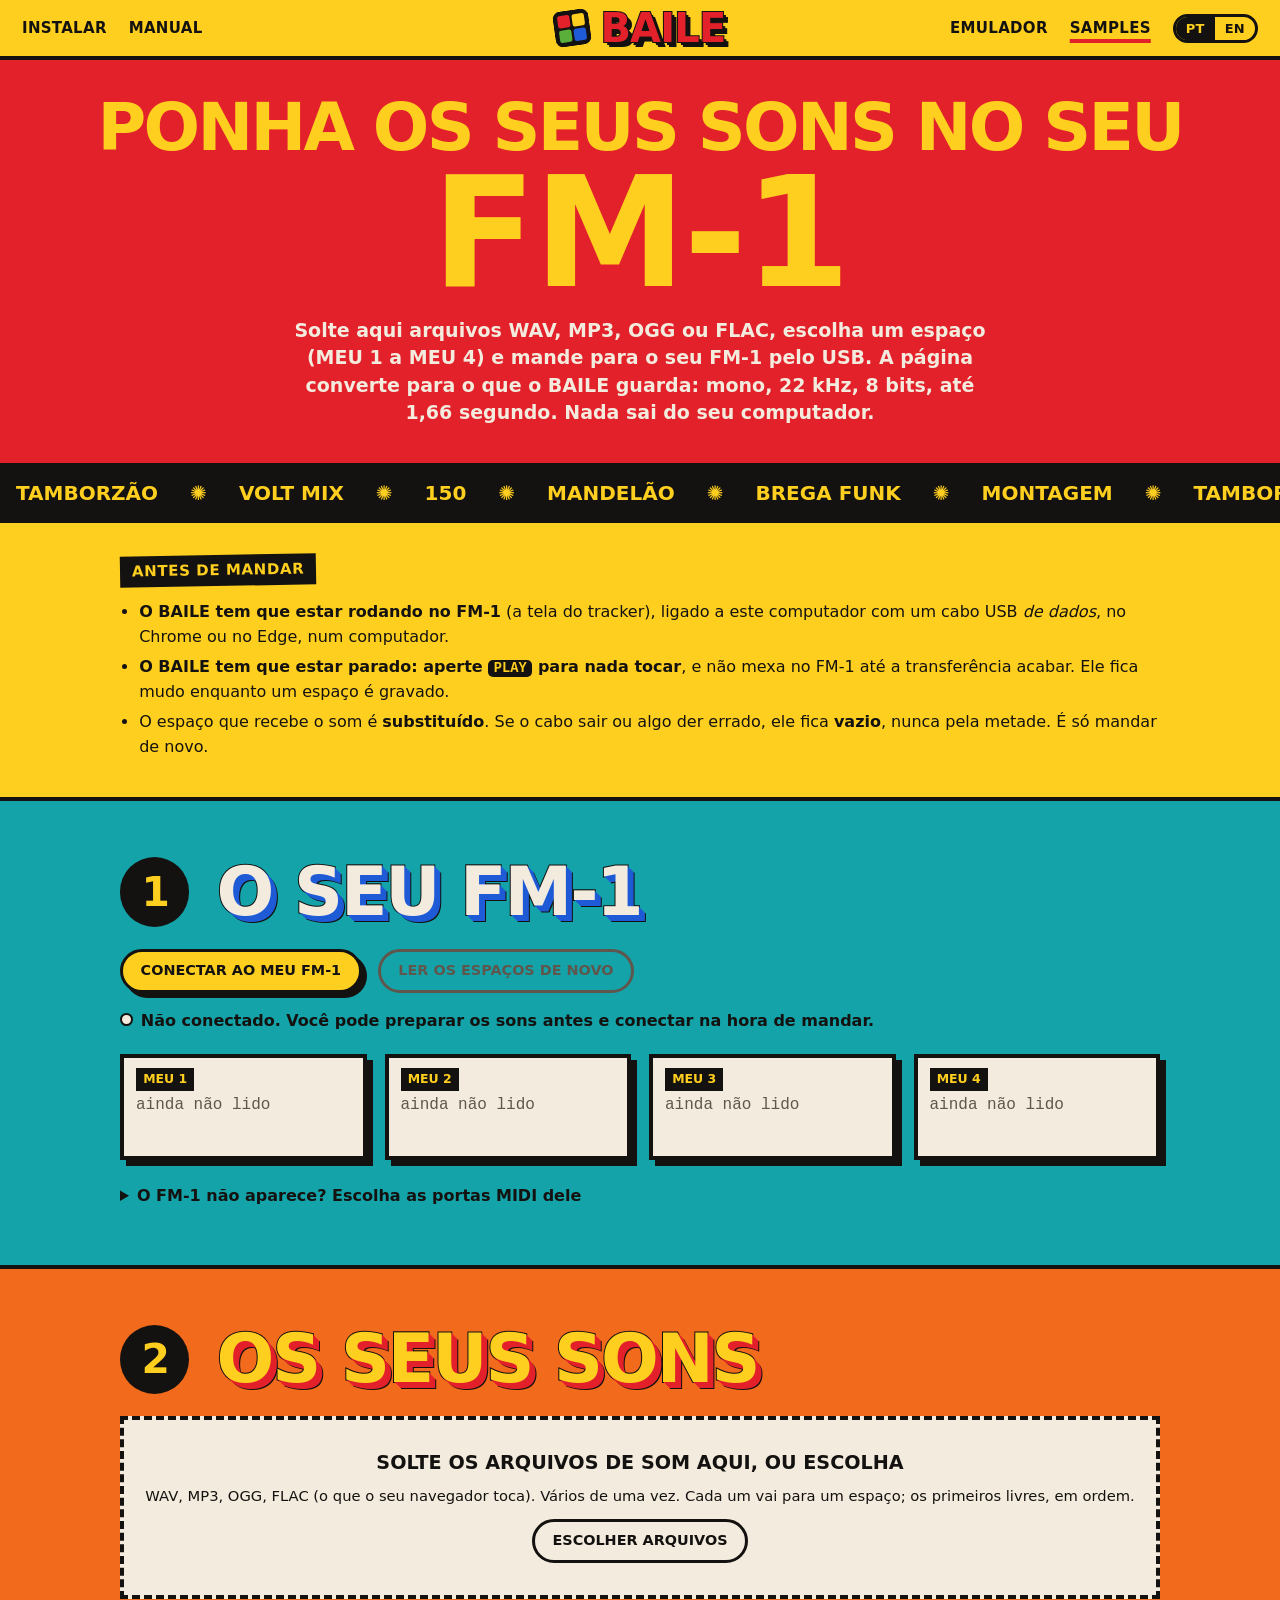
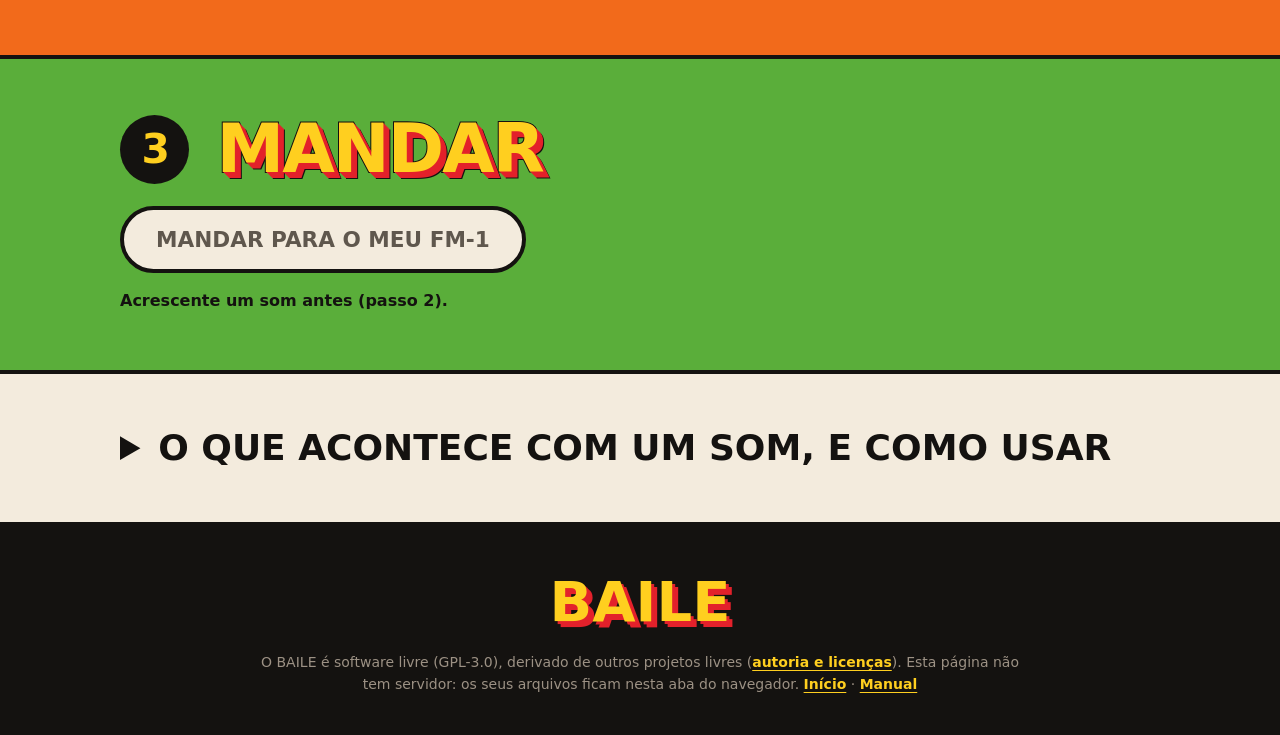
<file: samples.html>
<!doctype html>
<!-- SPDX-License-Identifier: GPL-3.0-only -- BAILE's sample importer (KAWA's, by Omnipotard): put your own sounds into the four sample
     slots of an FM-1 running BAILE, from the browser, over USB-MIDI. The conversion and the protocol are
     install/websamples.js (install/baile_samples.py in JavaScript, tested by source/tests/websamples_test.js). One page, no
     font, script or image from the network: it works offline and from file://. Nothing is uploaded anywhere. -->
<html lang="pt-BR">
<head>
<meta charset="utf-8">
<meta name="viewport" content="width=device-width, initial-scale=1">
<title>BAILE — samples</title>
<meta name="description" content="Put your own sounds (WAV, MP3, OGG, FLAC) into the four sample slots of your FM-1 running BAILE, from your browser, over USB.">
<meta name="theme-color" content="#FFCF1F">
<meta name="color-scheme" content="light">
<link rel="icon" href="data:image/svg+xml,%3Csvg xmlns='http://www.w3.org/2000/svg' viewBox='0 0 32 32'%3E%3Crect width='32' height='32' rx='7' fill='%23141210'/%3E%3Crect x='4' y='4' width='11' height='11' rx='2' fill='%23E3212B'/%3E%3Crect x='17' y='4' width='11' height='11' rx='2' fill='%23FFCF1F'/%3E%3Crect x='4' y='17' width='11' height='11' rx='2' fill='%235AAE3A'/%3E%3Crect x='17' y='17' width='11' height='11' rx='2' fill='%231F5BD6'/%3E%3C/svg%3E">
<link rel="stylesheet" href="site.css?v=8cd123b18f">
<style>
/* the hub's look (site.css): the red hero, flat colour blocks, layered titles. System fonts only. */
:root {
  --text: system-ui, -apple-system, "Segoe UI", Roboto, "Helvetica Neue", Arial, sans-serif;
  --mono: ui-monospace, SFMono-Regular, Menlo, Consolas, "Liberation Mono", monospace;
  --soft: #5F574D;
  color-scheme: light;
}
* { box-sizing: border-box; }
html { -webkit-text-size-adjust: 100%; }
body { margin: 0; background: var(--creme); color: var(--preto); font: 1rem/1.55 var(--text); overflow-x: clip; }
main a { color: inherit; font-weight: 700; text-underline-offset: 3px; }
h2, h3 { line-height: 1.2; }
p { margin: .5rem 0; }
code, kbd { font: 700 .86em var(--mono); background: var(--preto); color: var(--amarelo); border-radius: 5px; padding: .05em .4em; }
:focus-visible { outline: 3px solid var(--azul); outline-offset: 2px; }
[hidden] { display: none !important; }

.shero h1 { font-size: clamp(30px, 5.2vw, 70px); line-height: .95; }
.shero h1 b { display: block; font-size: 2.3em; line-height: .85; margin-top: .06em; }
.sblock h2 { display: flex; gap: .4em; align-items: center; flex-wrap: wrap; }
.sblock h2 .n { font: 900 .6em/1 var(--heavy); color: var(--amarelo); background: var(--preto); border-radius: 50%; width: 1.7em; height: 1.7em;
  display: inline-grid; place-items: center; text-shadow: none; -webkit-text-stroke: 0; }
.warn { padding-block: 32px; }
.warn h2 { font-size: inherit; text-shadow: none; -webkit-text-stroke: 0; margin-bottom: 14px; }
.warn .tag { font: 900 15px/1 var(--heavy); letter-spacing: .04em; background: var(--preto); color: var(--amarelo); padding: 8px 12px; transform: rotate(-1deg); }
.warn ul { margin: 0; padding-left: 1.2rem; }
.warn li { margin: .35rem 0; }

button, .btn {
  font: 900 .9rem/1.1 var(--heavy); text-transform: uppercase; color: var(--preto); background: var(--creme); border: 3px solid var(--preto);
  border-radius: 110px; padding: .7rem 1.1rem; cursor: pointer; min-height: 44px; display: inline-flex; align-items: center;
  justify-content: center; text-decoration: none; gap: .4rem;
}
button:hover:not(:disabled), .btn:hover { background: var(--amarelo); }
button:disabled { color: var(--soft); border-color: var(--soft); background: transparent; cursor: not-allowed; }
#connect:not(:disabled) { background: var(--amarelo); box-shadow: 5px 5px 0 var(--preto); }
.big, .big:hover:not(:disabled) { font-size: 1.35rem; padding: 1.1rem 2rem; min-height: 62px; border: 4px solid var(--preto); background: var(--vermelho); color: var(--amarelo); box-shadow: 6px 6px 0 var(--preto); }
.big:active:not(:disabled) { transform: translate(3px, 3px); box-shadow: 3px 3px 0 var(--preto); }
.big:disabled { background: var(--creme); color: var(--soft); border-color: var(--preto); box-shadow: none; }
.small { min-height: 36px; padding: .4rem .7rem; font-size: .78rem; }
.danger:hover:not(:disabled) { background: var(--vermelho); color: #fff; }
select, input[type=text] {
  font: 1rem var(--text); color: var(--preto); background: var(--creme); border: 3px solid var(--preto); border-radius: 0;
  padding: .5rem .6rem; min-height: 44px; width: 100%; max-width: 100%;
}
input[type=text] { font-family: var(--mono); text-transform: uppercase; letter-spacing: .04em; }
label { display: grid; gap: .25rem; font-size: .85rem; font-weight: 700; }
.row { display: flex; flex-wrap: wrap; gap: .9rem 1rem; align-items: center; }
.note { font-size: .92rem; }

.msg { margin: .9rem 0 0; padding: .7rem .95rem; border: 3px solid var(--preto); font-weight: 700; overflow-wrap: anywhere; }
main > .msg { margin: 16px; }
.msg.err { background: var(--vermelho); color: #fff; }
.msg.ok { background: var(--verde); }
.msg.info { background: var(--creme); }
.msg.keep { background: var(--amarelo); }
.status { margin: 1rem 0 0; min-height: 1.55em; font-weight: 800; }
.dot { display: inline-block; width: .8rem; height: .8rem; border: 2px solid var(--preto); border-radius: 50%; background: var(--creme); margin-right: .5rem; }
.dot.on { background: var(--amarelo); }

/* the four slots of the FM-1 */
.slots { list-style: none; margin: 1.3rem 0 0; padding: 0; display: grid; grid-template-columns: repeat(4, minmax(0, 1fr)); gap: 18px; }
li.slot { background: var(--creme); border: 4px solid var(--preto); box-shadow: 6px 6px 0 var(--preto); padding: 10px 12px; display: grid; gap: .3rem; align-content: start; min-height: 6.6rem; }
.slot .sid { justify-self: start; font: 900 .78rem/1 var(--heavy); background: var(--preto); color: var(--amarelo); padding: .3rem .45rem; }
.slot .sname { font: 800 1rem/1.25 var(--mono); overflow-wrap: anywhere; }
.slot.empty .sname { color: var(--soft); font-weight: 400; }
.slot .smeta, .slot .snext { font-size: .82rem; }
.slot .snext { font-weight: 800; }
.slot .snext.rep { background: var(--amarelo); padding: 2px 5px; }
.slot button { justify-self: start; margin-top: .3rem; }
details.ports { margin-top: 1.5rem; }
details.ports summary { cursor: pointer; font-weight: 800; }
details.ports .grid { display: grid; grid-template-columns: 1fr 1fr; gap: .7rem; margin-top: .6rem; }

/* the drop zone and the sounds */
.drop { display: grid; justify-items: center; gap: .7rem; text-align: center; padding: 2rem 1rem; border: 4px dashed var(--preto); background: var(--creme); cursor: pointer; }
.drop:hover, body.dragging .drop { background: var(--amarelo); }
.drop strong { font: 900 1.2rem/1.1 var(--heavy); text-transform: uppercase; }
.drop .note { font-weight: 400; }
.vh { position: absolute; width: 1px; height: 1px; overflow: hidden; clip: rect(0 0 0 0); white-space: nowrap; }
.drop:focus-within { outline: 3px solid var(--azul); outline-offset: 2px; }
.items { list-style: none; margin: 1.3rem 0 0; padding: 0; display: grid; gap: 18px; }
.items:empty { display: none; }
.item { background: var(--creme); border: 4px solid var(--preto); box-shadow: 6px 6px 0 var(--preto); padding: 12px 14px; display: grid; gap: .6rem; }
.ihead { display: flex; gap: .6rem; align-items: center; justify-content: space-between; }
.fname { font: 700 .95rem/1.3 var(--mono); overflow-wrap: anywhere; min-width: 0; }
.state { font: 900 .72rem/1 var(--heavy); text-transform: uppercase; padding: .35rem .5rem; border: 2px solid var(--preto); background: var(--creme); white-space: nowrap; }
.item.ready .state { background: var(--turquesa); }
.item.sent .state { background: var(--verde); }
.item.error .state, .item.failed .state { background: var(--vermelho); color: #fff; }
.item.sending .state { background: var(--amarelo); }
.ibody { display: grid; grid-template-columns: minmax(0, 1fr) minmax(0, 17rem); gap: 14px; align-items: start; }
.wave { width: 100%; height: 72px; display: block; background: var(--preto); border: 3px solid var(--preto); }
.info { font-size: .88rem; margin-top: .4rem; display: flex; flex-wrap: wrap; gap: .2rem 1rem; }
.kept { position: relative; height: 10px; background: var(--creme); border: 2px solid var(--preto); margin-top: .5rem; overflow: hidden; }
.kept i { position: absolute; top: 0; bottom: 0; background: var(--turquesa); }
.keptnote { font-size: .82rem; margin-top: .25rem; }
.keptnote.cutnote { background: var(--amarelo); padding: 2px 5px; }
.ctl { display: grid; gap: .6rem; }
.ctl .count { font: .75rem var(--mono); text-align: right; }
.ctl .btns { display: flex; gap: .5rem; flex-wrap: wrap; }
.imsg { font-size: .9rem; min-height: 1.2em; overflow-wrap: anywhere; }
.imsg.err, .imsg.ok, .imsg.keep { border: 2px solid var(--preto); padding: 4px 8px; }
.imsg.err { background: var(--vermelho); color: #fff; }
.imsg.ok { background: var(--verde); }
.imsg.keep { background: var(--amarelo); }
.bar { height: 14px; background: var(--creme); border: 3px solid var(--preto); overflow: hidden; }
.bar > i { display: block; height: 100%; width: 0; background: var(--vermelho); transition: width .15s; }
.send { display: grid; gap: 1rem; justify-items: start; }
.send .row { width: 100%; }
.send > .bar { width: 100%; }
#why { font-weight: 700; }

details.how summary { cursor: pointer; font: 900 clamp(22px, 3.4vw, 36px)/1 var(--heavy); text-transform: uppercase; }
details.how ul { margin: 1rem 0 0; padding-left: 1.2rem; }
details.how li { margin: .4rem 0; }

dialog { max-width: min(32rem, calc(100vw - 32px)); background: var(--creme); color: var(--preto); border: 4px solid var(--preto); box-shadow: 10px 10px 0 var(--preto); padding: 22px; }
dialog::backdrop { background: rgba(20, 18, 16, .75); }
dialog h2 { font: 900 24px/1.1 var(--heavy); text-transform: uppercase; margin: 0 0 .6rem; }
dialog ul { padding-left: 1.2rem; margin: .5rem 0; }
dialog .strong { font-weight: 800; }
dialog .btnrow { display: flex; flex-wrap: wrap; gap: .7rem; justify-content: flex-end; margin-top: 1.1rem; }
dialog .yes, dialog .yes:hover:not(:disabled) { background: var(--vermelho); color: var(--amarelo); }
.overlay { position: fixed; inset: 0; z-index: 60; display: none; place-items: center; background: var(--amarelo); opacity: .94; color: var(--preto); font: 900 32px/1.1 var(--heavy); text-transform: uppercase; text-align: center; pointer-events: none; border: 10px dashed var(--preto); }
body.dragging .overlay { display: grid; }

@media (max-width: 760px) {
  .slots { grid-template-columns: repeat(2, minmax(0, 1fr)); gap: 14px; }
  .ibody { grid-template-columns: minmax(0, 1fr); }
  details.ports .grid { grid-template-columns: 1fr; }
  .big, .big:hover:not(:disabled) { width: 100%; font-size: 1.2rem; padding-inline: 1rem; }
}
@media (max-width: 340px) { .slots { grid-template-columns: minmax(0, 1fr); } }
@media (prefers-reduced-motion: reduce) { .bar > i { transition: none; } }
</style>
</head>
<body>
<!-- bar -->
<header class="sbar">
  <nav aria-label="BAILE"><a href="index.html#install">Instalar</a><a href="manual/index.html">Manual</a></nav>
  <a class="slogo" href="index.html" aria-label="BAILE"><img src="data:image/svg+xml,%3Csvg xmlns='http://www.w3.org/2000/svg' viewBox='0 0 32 32'%3E%3Crect width='32' height='32' rx='7' fill='%23141210'/%3E%3Crect x='4' y='4' width='11' height='11' rx='2' fill='%23E3212B'/%3E%3Crect x='17' y='4' width='11' height='11' rx='2' fill='%23FFCF1F'/%3E%3Crect x='4' y='17' width='11' height='11' rx='2' fill='%235AAE3A'/%3E%3Crect x='17' y='17' width='11' height='11' rx='2' fill='%231F5BD6'/%3E%3C/svg%3E" alt="">BAILE</a>
  <nav class="r" aria-label="BAILE"><a href="emulator/index.html">Emulador</a><a href="samples.html" aria-current="page">Samples</a><span class="slangs"><a href="#" aria-current="page">PT</a><a href="samples.en.html" hreflang="en">EN</a></span></nav>
</header>
<nav class="smnav" aria-label="BAILE"><a href="index.html#install">Instalar</a><a href="emulator/index.html">Emulador</a><a href="manual/index.html">Manual</a><a href="samples.html" aria-current="page">Samples</a></nav>
<!-- /bar -->

<main>

<header class="shero">
  <h1>Ponha os seus sons no seu <b>FM-1</b></h1>
  <p class="lead">Solte aqui arquivos WAV, MP3, OGG ou FLAC, escolha um espaço (MEU 1 a MEU 4) e mande para o seu FM-1 pelo USB. A página converte para o que o BAILE guarda: mono, 22 kHz, 8 bits, até 1,66 segundo. Nada sai do seu computador.</p>
</header>
<div class="sticker" aria-hidden="true"><div><span>TAMBORZÃO</span><i>✺</i><span>VOLT MIX</span><i>✺</i><span>150</span><i>✺</i><span>MANDELÃO</span><i>✺</i><span>BREGA FUNK</span><i>✺</i><span>MONTAGEM</span><i>✺</i><span>TAMBORZÃO</span><i>✺</i><span>VOLT MIX</span><i>✺</i><span>150</span><i>✺</i><span>MANDELÃO</span><i>✺</i><span>BREGA FUNK</span><i>✺</i><span>MONTAGEM</span><i>✺</i></div></div>

<div id="fatal" class="msg err" role="alert" hidden>Esta página precisa do <code>install/websamples.js</code> ao lado dela (ele não carregou). Abra a página pelo site ou pelo repositório, não sozinha.</div>
<div id="nomidi" class="msg err" role="alert" hidden></div>

<section class="card warn sblock am" aria-labelledby="before-h">
  <h2 id="before-h"><span class="tag">ANTES DE MANDAR</span></h2>
  <ul>
    <li><strong>O BAILE tem que estar rodando no FM-1</strong> (a tela do tracker), ligado a este computador com um cabo USB <em>de dados</em>, no Chrome ou no Edge, num computador.</li>
    <li><strong>O BAILE tem que estar parado: aperte <kbd>PLAY</kbd> para nada tocar</strong>, e não mexa no FM-1 até a transferência acabar. Ele fica mudo enquanto um espaço é gravado.</li>
    <li>O espaço que recebe o som é <strong>substituído</strong>. Se o cabo sair ou algo der errado, ele fica <strong>vazio</strong>, nunca pela metade. É só mandar de novo.</li>
  </ul>
</section>

<section class="card sblock tu" id="fm1" aria-labelledby="fm1-h">
  <h2 id="fm1-h"><span class="n">1</span> O seu FM-1</h2>
  <div class="row">
    <button type="button" id="connect">Conectar ao meu FM-1</button>
    <button type="button" id="refresh" disabled>Ler os espaços de novo</button>
  </div>
  <p class="status" id="devstatus" role="status" aria-live="polite"><span class="dot"></span><span id="devtext">Não conectado. Você pode preparar os sons antes e conectar na hora de mandar.</span></p>
  <div id="devmsg" class="msg err" role="alert" hidden></div>
  <ol class="slots" id="slots" aria-label="Os quatro espaços de sample do FM-1"></ol>
  <details class="ports" id="ports">
    <summary>O FM-1 não aparece? Escolha as portas MIDI dele</summary>
    <div class="grid">
      <label>Saída MIDI (para o FM-1)<select id="port-out"></select></label>
      <label>Entrada MIDI (do FM-1)<select id="port-in"></select></label>
    </div>
    <p class="note">A página procura uma porta chamada FM-1, Felucca ou BAILE. Se o seu sistema der outro nome, escolha aqui e conecte de novo.</p>
  </details>
</section>

<section class="card sblock la" id="add" aria-labelledby="add-h">
  <h2 id="add-h"><span class="n">2</span> Os seus sons</h2>
  <label class="drop" id="drop">
    <strong>Solte os arquivos de som aqui, ou escolha</strong>
    <span class="note">WAV, MP3, OGG, FLAC (o que o seu navegador toca). Vários de uma vez. Cada um vai para um espaço; os primeiros livres, em ordem.</span>
    <span class="btn">Escolher arquivos</span>
    <input class="vh" id="file" type="file" multiple accept="audio/*,.wav,.wave,.mp3,.ogg,.oga,.opus,.flac,.aif,.aiff,.m4a,.aac,.webm">
  </label>
  <ul class="items" id="items" aria-label="Os seus sons"></ul>
</section>

<section class="card sblock ve" id="sendcard" aria-labelledby="send-h">
  <h2 id="send-h"><span class="n">3</span> Mandar</h2>
  <div class="send">
    <div class="row">
      <button type="button" class="big" id="send" disabled>Mandar para o meu FM-1</button>
      <button type="button" id="cancel" hidden>Cancelar</button>
    </div>
    <div id="why" aria-live="polite"></div>
    <div class="bar" id="totalbar" hidden><i></i></div>
    <div id="summary" class="msg info" role="status" aria-live="polite" hidden></div>
  </div>
</section>

<section class="card sblock cr">
  <details class="how">
    <summary>O que acontece com um som, e como usar</summary>
    <ul>
      <li>Ele vira <strong>mono</strong> a <strong>22 050 Hz</strong> (ou 11 025 Hz se você escolher <em>Mais longo</em>: o dobro do tempo, mais abafado). Os WAV são lidos por esta página, do mesmo jeito que o <code>install/baile_samples.py</code>; os outros formatos, pelo seu navegador.</li>
      <li>O <strong>silêncio antes do som</strong> sai, o som é <strong>normalizado</strong> a 95 %, cortado no tamanho do espaço (<strong>36 608 bytes</strong>: 1,66 s a 22 kHz, 3,3 s a 11 kHz) com um fade bem curto no fim, e guardado em <strong>mu-law de 8 bits</strong>, como os breaks do BAILE. A forma de onda e o <em>Ouvir</em> mostram exatamente esse resultado.</li>
      <li>Nome: até 11 caracteres (A-Z, 0-9, espaço e <code>_ - . ! + #</code>). É o que o FM-1 mostra.</li>
      <li>No FM-1: a página <strong>SOM</strong> de uma faixa (<kbd>EDIT</kbd>), motor <strong>SAMPLE</strong>, <strong>FONTE</strong> = <strong>MEU 1</strong> a <strong>MEU 4</strong> (ou os presets MEU SAMPLE 1 a 4).</li>
      <li>Os samples ficam na flash do FM-1: continuam lá quando ele desliga, e não fazem parte do arquivo de projeto.</li>
      <li>Sem navegador: <code>python3 install/baile_samples.py put 1 bumbo.wav</code> faz o mesmo.</li>
    </ul>
  </details>
</section>

<footer class="sfoot">
  <a class="slogo" href="index.html">BAILE</a>
  <p>O BAILE é software livre (GPL-3.0), derivado de outros projetos livres (<a href="https://github.com/saulofilho/baile-fm1/blob/main/LICENSING.md">autoria e licenças</a>). Esta página não tem servidor: os seus arquivos ficam nesta aba do navegador. <a href="index.html">Início</a> · <a href="manual/index.html">Manual</a></p>
</footer>

<dialog id="confirm" aria-labelledby="confirm-h">
  <h2 id="confirm-h"></h2>
  <div id="confirm-body"></div>
  <div class="btnrow">
    <button type="button" id="confirm-no">Cancelar</button>
    <button type="button" class="yes" id="confirm-yes">OK</button>
  </div>
</dialog>
<div class="overlay" aria-hidden="true">Solte os sons para acrescentar</div>

</main>
<script src="install/websamples.js"></script>
<script>
"use strict";
(function () {
const K = window.KawaSamples;
const $ = id => document.getElementById(id);
if (!K) { $("fatal").hidden = false; return; }

const MAX_ITEMS = 12, MAX_BYTES = 150 * 1024 * 1024;
const NAME_OK = /[^A-Z0-9 _\-.!+#]/g;
let items = [], nextId = 1, dev = null, access = null, sending = false, ctl = null, ctx = null, playing = null;

const secs = (n, r) => (n / r).toFixed(2);
const slotLabel = k => "MEU " + (k + 1);
/* the errors in Portuguese: install/websamples.js keeps its English (the Node tests, the Python tool's words); the page
 * says them by their code, with the sentence about what the transfer left in the slot */
function msg(e) {
    if (!e) return "";
    if (!(e instanceof K.KawaError)) return e.message || String(e);
    const d = e, P = {
        nomidi: "Este navegador não tem Web MIDI. Use o Chrome ou o Edge num computador (Firefox, Safari e celulares não têm)" + (d.insecure ? "; e abra esta página por https:// ou pelo localhost." : "."),
        denied: "O acesso MIDI com SysEx foi recusado. Permita para esta página (no aviso, ou nas configurações do site ao lado do endereço) e tente de novo.",
        noports: "Nenhum aparelho MIDI conectado. Ligue o FM-1 ao computador com um cabo USB de dados (um cabo só de carga não funciona) e tente de novo.",
        noFm1: "Nenhuma porta MIDI chamada FM-1, Felucca ou BAILE. Escolha as portas do FM-1 na lista e conecte de novo.",
        portbusy: "A porta MIDI do FM-1 não abriu. Outro programa pode estar usando (um DAW, o M-UPGRADE, outra aba): feche e tente de novo.",
        noanswer: "O FM-1 não respondeu. O BAILE tem que estar rodando nele: não o firmware original da M-VAVE, nem a tela de resgate USB (BAILE USB RESCUE: desligue e ligue sem segurar OCT-). Confira se o cabo é de dados.",
        notkawa: "Alguém respondeu, mas não é o BAILE. Os samples só vão para o BAILE.",
        busy: "O BAILE está tocando. Aperte PLAY no FM-1 para parar e mande de novo.",
        args: "O FM-1 recusou o pedido (argumentos errados). Recarregue a página e tente de novo.",
        flash: "O FM-1 não conseguiu gravar a flash. Mande de novo; se repetir, desligue e ligue o FM-1.",
        crc: "O som não chegou inteiro (checksum). Mande de novo.",
        order: "A transferência saiu de ordem (um pedaço se perdeu). Mande de novo.",
        rcX: "O FM-1 respondeu um código desconhecido (" + d.rc + ").",
        timeout: "O FM-1 parou de responder. Confira o cabo e se o BAILE ainda está rodando, e mande de novo (o FM-1 volta a tocar sozinho em 10 segundos).",
        lost: "O FM-1 foi desconectado. Conecte de novo e mande outra vez (ele volta a tocar sozinho em 10 segundos).",
        badreply: "O FM-1 mandou uma resposta que esta página não entende. Recarregue e tente de novo.",
        toobig: "Este som tem " + d.length + " bytes e o espaço do FM-1 cabe " + d.cap + ".",
        short: "Este som é curto demais (menos de 64 amostras depois de cortar o silêncio).",
        silent: "Este som está em silêncio: não há nada para mandar.",
        decode: "Este arquivo não pôde ser lido como som" + (d.why ? " (" + d.why + ")" : "") + ".",
        badslot: d.slot === undefined ? "Esse espaço não existe neste FM-1." : "O espaço " + slotLabel(d.slot) + " não existe neste FM-1.",
        badargs: "Recusado antes de mandar: " + (d.why || "sample inválido") + ".",
        cancelled: "Cancelado. O FM-1 volta a tocar sozinho em 10 segundos.",
    };
    let s = P[e.code] || e.message;
    if (e.slotState === "unchanged") s += " Nada mudou no FM-1.";
    else if (e.slotState === "empty") s += " " + slotLabel(e.slot) + " está vazio agora (o som que estava lá saiu; nada fica pela metade).";
    else if (e.slotState === "unknown") s += " " + slotLabel(e.slot) + " pode estar vazio agora: leia os espaços de novo para ver.";
    return s;
}
const limits = () => (dev ? dev.fm1.limits : { slots: K.NSLOTS, cap: K.CAP });
const known = k => (dev && dev.slots && dev.slots[k]) || null;
const cssVar = n => getComputedStyle(document.documentElement).getPropertyValue(n).trim();

// ---------------------------------------------------------------- no Web MIDI: say so at once
if (typeof navigator.requestMIDIAccess !== "function") {
    const e = new K.KawaError("nomidi", { insecure: window.isSecureContext === false });
    $("nomidi").textContent = msg(e) + " Você ainda pode preparar e ouvir os seus sons aqui.";
    $("nomidi").hidden = false;
    $("connect").disabled = true;
}

// ---------------------------------------------------------------- small helpers
function say(el, text, cls) { el.textContent = text || ""; el.className = el.className.replace(/\b(err|ok|keep|info)\b/g, "").trim() + (cls && text ? " " + cls : ""); el.hidden = !text; }
function ask(title, build, yes, no) {
    return new Promise(res => {
        const d = $("confirm");
        $("confirm-h").textContent = title;
        const body = $("confirm-body");
        body.textContent = "";
        build(body);
        $("confirm-yes").textContent = yes || "OK";
        $("confirm-no").textContent = no || "Cancelar";
        if (typeof d.showModal !== "function") { res(window.confirm(title + "\n\n" + body.textContent)); return; }
        const done = v => { d.close(); $("confirm-yes").onclick = $("confirm-no").onclick = null; d.onclose = null; res(v); };
        $("confirm-yes").onclick = () => done(true);
        $("confirm-no").onclick = () => done(false);
        d.onclose = () => { res(false); };
        d.showModal();
        $("confirm-no").focus();
    });
}
const el = (tag, cls, text) => { const e = document.createElement(tag); if (cls) e.className = cls; if (text !== undefined) e.textContent = text; return e; };

// ---------------------------------------------------------------- the FM-1
function renderSlots() {
    const ol = $("slots");
    ol.textContent = "";
    const lim = limits();
    for (let k = 0; k < K.NSLOTS; k++) {
        const li = el("li", "slot"), st = known(k);
        li.dataset.slot = String(k);
        li.appendChild(el("span", "sid", slotLabel(k)));
        if (!dev) {
            li.classList.add("empty");
            li.appendChild(el("span", "sname", "ainda não lido"));
        } else if (k >= lim.slots) {
            li.classList.add("empty");
            li.appendChild(el("span", "sname", "não existe neste FM-1"));
        } else if (!st) {
            li.classList.add("empty");
            li.appendChild(el("span", "sname", "desconhecido"));
        } else if (st.used) {
            li.appendChild(el("span", "sname", st.name || "(sem nome)"));
            li.appendChild(el("span", "smeta", st.seconds.toFixed(2) + " s · " + (st.rate / 1000).toFixed(st.rate === 11025 ? 3 : 2).replace(/\.?0+$/, "") + " kHz"));
        } else {
            li.classList.add("empty");
            li.appendChild(el("span", "sname", "vazio"));
        }
        const it = items.find(i => i.slot === k && i.state !== "error" && i.state !== "loading");
        if (it) {
            const rep = st && st.used;
            li.appendChild(el("span", "snext" + (rep ? " rep" : ""), (it.state === "sent" ? "mandado: " : "a seguir: ") + (K.cleanName(it.name) || "SAMPLE") + (rep && it.state !== "sent" ? " (substitui)" : "")));
        }
        if (dev && st && st.used && !sending) {
            const b = el("button", "small danger", "Apagar");
            b.type = "button";
            b.setAttribute("aria-label", "Apagar " + slotLabel(k) + " no FM-1");
            b.onclick = () => eraseSlot(k);
            li.appendChild(b);
        }
        ol.appendChild(li);
    }
}
function devStatus(text, on) {
    $("devtext").textContent = text;
    document.querySelector("#devstatus .dot").classList.toggle("on", !!on);
}
function fillPorts(ports) {
    const fill = (sel, list, pick) => {
        sel.textContent = "";
        list.forEach(p => { const o = el("option", "", p.name || p.id); o.value = p.id; sel.appendChild(o); });
        if (pick) sel.value = pick.id;
    };
    fill($("port-out"), ports.outs, ports.out);
    fill($("port-in"), ports.ins, ports.inp);
    $("ports").open = true;
}
async function readSlots() {
    dev.slots = await dev.fm1.list();
    renderSlots();
    renderItems();
}
async function connect() {
    if (sending) return false;
    say($("devmsg"), "");
    devStatus("Procurando o FM-1…", false);
    $("connect").disabled = true;
    try {
        if (dev) { await dev.fm1.close().catch(() => {}); dev = null; }
        const o = { nav: navigator, access };
        if ($("ports").open && $("port-out").value) { o.outId = $("port-out").value; o.inId = $("port-in").value; }
        const fm1 = await K.connect(o);
        access = fm1.access;
        dev = { fm1, slots: null };
        access.onstatechange = e => {
            const p = e.port;
            if (dev && p && p.state === "disconnected" && (p.id === dev.fm1.ports.inp.id || p.id === dev.fm1.ports.out.id)) {
                dev.fm1.close().catch(() => {});
                dev = null;
                devStatus("O FM-1 foi desconectado.", false);
                $("refresh").disabled = true;
                renderSlots();
                renderItems();
            }
        };
        devStatus("Conectado a " + fm1.name + ": BAILE " + (fm1.info.version || "") + ", " + fm1.limits.slots + " espaços de " + fm1.limits.cap + " bytes.", true);
        $("refresh").disabled = false;
        try { await readSlots(); } catch (e) { say($("devmsg"), "Conectado, mas os espaços não puderam ser lidos: " + msg(e), "err"); renderSlots(); }
        if (fm1.limits.cap < K.CAP) await Promise.all(items.map(rebuild));       // a device with smaller slots: cut to what it holds
        return true;
    } catch (e) {
        dev = null;
        devStatus("Não conectado.", false);
        say($("devmsg"), msg(e), "err");
        if (e.code === "noFm1" && e.ports) fillPorts(e.ports);
        renderSlots();
        return false;
    } finally {
        $("connect").disabled = typeof navigator.requestMIDIAccess !== "function";
        renderControls();
    }
}
async function eraseSlot(k) {
    if (sending || !dev) return;
    const st = known(k);
    const yes = await ask("Apagar " + slotLabel(k) + "?", b => {
        b.appendChild(el("p", "", (st && st.name ? st.name : "O som") + " vai sair do FM-1 de vez."));
        b.appendChild(el("p", "strong", "Aperte PLAY no FM-1 antes, se ele estiver tocando."));
    }, "Apagar", "Manter");
    if (!yes) return;
    say($("devmsg"), "");
    try {
        await dev.fm1.erase(k);
        await readSlots();
    } catch (e) { say($("devmsg"), msg(e), "err"); }
}
$("connect").onclick = connect;
$("refresh").onclick = async () => {
    if (!dev || sending) return;
    say($("devmsg"), "");
    try { await readSlots(); } catch (e) { say($("devmsg"), msg(e), "err"); }
};

// ---------------------------------------------------------------- the sounds
function freeSlot() {
    const taken = new Set(items.filter(i => i.slot >= 0).map(i => i.slot));
    const all = [];
    for (let k = 0; k < limits().slots; k++) if (!taken.has(k)) all.push(k);
    const empty = all.filter(k => !(known(k) && known(k).used));
    return empty.length ? empty[0] : all.length ? all[0] : -1;
}
function addFiles(files) {
    if (sending) { say($("summary"), "Espere a transferência acabar antes de acrescentar sons.", "keep"); return; }
    let skipped = 0;
    for (const f of Array.from(files)) {
        if (items.length >= MAX_ITEMS) { skipped++; continue; }
        const it = { id: nextId++, file: f, fileName: f.name, name: K.nameFromFile(f.name), rate: K.RATE, slot: -1, src: null, ab: null,
                     prep: null, error: null, state: "loading", msg: "", msgCls: "", progress: 0, drawn: undefined };
        it.slot = freeSlot();
        items.push(it);
        buildItem(it);
        load(it);
    }
    if (skipped) say($("summary"), skipped + " file(s) not added: this page takes " + MAX_ITEMS + " sounds at a time.", "keep");
    renderAll();
}
async function load(it) {
    try {
        if (it.file.size > MAX_BYTES) throw new K.KawaError("decode", { why: "the file is very large" });
        it.ab = await it.file.arrayBuffer();
        const h = new Uint8Array(it.ab, 0, Math.min(12, it.ab.byteLength));
        const riff = h.length === 12 && String.fromCharCode(h[0], h[1], h[2], h[3]) === "RIFF" && String.fromCharCode(h[8], h[9], h[10], h[11]) === "WAVE";
        it.src = null;
        if (riff) { try { it.src = K.readWav(it.ab); } catch (e) { /* ADPCM, MP3 inside a WAV...: the browser may know it */ } }
        if (!it.src) it.src = await K.decodeWithBrowser(it.ab, it.rate);
        if (!it.src.wav) it.decodedAt = it.rate;
    } catch (e) {
        it.src = null;
        it.prep = null;
        it.error = e instanceof K.KawaError ? e : new K.KawaError("decode", { why: e && e.message });
        it.state = "error";
        renderAll();
        return;
    }
    rebuild(it);
}
async function rebuild(it) {                                    // convert again: a new rate, or a device with other limits
    if (!it.src) return;
    try {
        if (!it.src.wav && it.decodedAt !== it.rate) { it.state = "loading"; updateItem(it); it.src = await K.decodeWithBrowser(it.ab, it.rate); it.decodedAt = it.rate; }
        it.prep = K.prepare(it.src, { rate: it.rate, cap: limits().cap });
        it.error = null;
        if (it.prep.silent) it.error = new K.KawaError("silent");
        it.state = it.error ? "error" : "ready";
    } catch (e) {
        it.prep = null;
        it.error = e instanceof K.KawaError ? e : new K.KawaError("decode", { why: e && e.message });
        it.state = "error";
    }
    it.msg = "";
    stopPlay();
    renderAll();
}
function changed(it) { if (it.state === "sent" || it.state === "failed") { it.state = "ready"; it.msg = ""; } }

function buildItem(it) {
    const li = el("li", "item");
    li.dataset.id = String(it.id);
    li.innerHTML = '<div class="ihead"><span class="fname"></span><span class="state"></span></div>' +
        '<div class="ibody"><div class="left"><canvas class="wave" width="720" height="144"></canvas><div class="info"></div>' +
        '<div class="kept"><i></i></div><div class="keptnote"></div></div>' +
        '<div class="ctl"><label>Espaço<select class="slot"></select></label>' +
        '<label>Nome<input class="name" type="text" maxlength="11" autocomplete="off" autocapitalize="characters" spellcheck="false"></label>' +
        '<label>Duração<select class="rate"></select></label>' +
        '<div class="btns"><button type="button" class="play small"></button><button type="button" class="rm small danger">Tirar</button></div></div></div>' +
        '<div class="bar" hidden><i></i></div><div class="imsg" role="status" aria-live="polite"></div>';
    const q = s => li.querySelector(s);
    it.el = { li, fname: q(".fname"), state: q(".state"), canvas: q(".wave"), info: q(".info"), kept: q(".kept i"), keptnote: q(".keptnote"),
              slot: q("select.slot"), name: q("input.name"), rate: q("select.rate"), play: q(".play"), rm: q(".rm"), bar: q(".bar"), barfill: q(".bar i"), msg: q(".imsg") };
    it.el.fname.textContent = it.fileName;
    it.el.slot.onchange = () => { setSlot(it, +it.el.slot.value); };
    it.el.name.value = it.name;
    it.el.name.oninput = () => {
        const v = it.el.name.value.toUpperCase().replace(NAME_OK, "").slice(0, K.NAME_MAX);
        if (v !== it.el.name.value) it.el.name.value = v;
        it.name = v; changed(it); updateItem(it); renderSlots(); renderControls();
    };
    it.el.name.onblur = () => { it.name = K.cleanName(it.el.name.value) || "SAMPLE"; it.el.name.value = it.name; renderSlots(); };
    it.el.rate.onchange = () => { it.rate = +it.el.rate.value; changed(it); rebuild(it); };
    it.el.play.onclick = () => togglePlay(it);
    it.el.rm.onclick = () => removeItem(it);
    $("items").appendChild(li);
}
function setSlot(it, k) {
    if (k >= 0) { const other = items.find(o => o !== it && o.slot === k); if (other) { other.slot = it.slot; changed(other); } }
    it.slot = k;
    changed(it);
    renderAll();
}
function removeItem(it) {
    if (sending) return;
    if (playing && playing.item === it) stopPlay();
    items = items.filter(o => o !== it);
    it.el.li.remove();
    renderAll();
}

const STATE_TEXT = { loading: "Lendo…", ready: "Pronto", error: "Não dá para mandar", sending: "Mandando", sent: "Mandado", failed: "Falhou" };
function updateItem(it) {
    const e = it.el, lim = limits();
    e.li.className = "item " + it.state;
    e.state.textContent = STATE_TEXT[it.state] || it.state;
    // the slot choice: every slot with what is on the FM-1, and "don't send"
    const keep = it.slot;
    e.slot.textContent = "";
    const none = el("option", "", "Não mandar"); none.value = "-1"; e.slot.appendChild(none);
    for (let k = 0; k < lim.slots; k++) {
        const st = known(k);
        const o = el("option", "", slotLabel(k) + (st && st.used ? " (now: " + st.name + ")" : st ? " (empty)" : ""));
        o.value = String(k);
        e.slot.appendChild(o);
    }
    e.slot.value = String(keep);
    if (document.activeElement !== e.name && e.name.value !== it.name) e.name.value = it.name;
    // the length choice
    const r1 = Math.min(lim.cap, K.CAP);
    e.rate.textContent = "";
    [[22050, "Normal: 22 kHz, até " + (r1 / 22050).toFixed(2) + " s"], [11025, "Mais longo: 11 kHz, até " + (r1 / 11025).toFixed(1) + " s, mais abafado"]].forEach(([v, t]) => {
        const o = el("option", "", t); o.value = String(v); e.rate.appendChild(o);
    });
    e.rate.value = String(it.rate);
    const busy = sending;
    e.slot.disabled = e.name.disabled = e.rate.disabled = e.rm.disabled = busy || it.state === "loading";
    e.play.disabled = !it.prep || it.state === "loading";
    e.play.textContent = playing && playing.item === it ? "Parar" : "Ouvir";
    e.play.setAttribute("aria-label", (playing && playing.item === it ? "Parar a prévia de " : "Ouvir o convertido de ") + it.fileName);
    e.rm.setAttribute("aria-label", "Tirar " + it.fileName);
    e.name.setAttribute("aria-label", "Nome de " + it.fileName + " no FM-1, até 11 caracteres");
    e.slot.setAttribute("aria-label", "Espaço para " + it.fileName);
    e.rate.setAttribute("aria-label", "Duração de " + it.fileName);
    // what the conversion made
    const p = it.prep;
    e.info.textContent = "";
    e.keptnote.textContent = "";
    e.keptnote.className = "keptnote";
    e.kept.style.left = "0"; e.kept.style.width = "0";
    if (p) {
        const add = (v, k) => { const s = el("span"); s.appendChild(el("b", "", v)); if (k) s.appendChild(document.createTextNode(" " + k)); e.info.appendChild(s); };
        add(secs(p.data.length, p.rate) + " s");
        add(p.data.length + " bytes");
        add((p.rate / 1000).toFixed(p.rate === 11025 ? 3 : 2).replace(/\.?0+$/, "") + " kHz", "8-bit mu-law, mono");
        const tot = p.total || 1;
        e.kept.style.left = (100 * p.start / tot) + "%";
        e.kept.style.width = Math.max(1, 100 * p.kept / tot) + "%";
        const parts = [];
        if (p.silent) parts.push("Nada acima do limite de silêncio neste arquivo.");
        else {
            if (p.start / p.rate >= 0.005) parts.push("Silêncio antes do som retirado: " + secs(p.start, p.rate) + " s.");
            if (p.cut) { const lost = (p.total - p.start - p.kept) / p.rate; parts.push("Cortado para caber no espaço: os últimos " + lost.toFixed(2) + " s ficam de fora."); e.keptnote.classList.add("cutnote"); }
            if (!parts.length) parts.push("O som inteiro é usado.");
        }
        e.keptnote.textContent = parts.join(" ");
        e.canvas.setAttribute("role", "img");
        e.canvas.setAttribute("aria-label", "Forma de onda de " + it.fileName + " como vai ser mandada, " + secs(p.data.length, p.rate) + " segundos");
        if (it.drawn !== p) { drawWave(e.canvas, K.mulawToFloat(p.data)); it.drawn = p; }
    } else {
        if (it.drawn !== null) { drawWave(e.canvas, null); it.drawn = null; }
        e.canvas.removeAttribute("aria-label");
    }
    // messages
    let text = it.msg, cls = it.msgCls;
    if (!text && it.error) { text = msg(it.error); cls = "err"; }
    if (!text && it.state === "ready" && it.slot < 0) { text = "Escolha um espaço para mandar."; cls = "keep"; }
    if (!text && it.state === "ready" && it.slot >= 0 && known(it.slot) && known(it.slot).used) { text = "Substitui " + known(it.slot).name + " em " + slotLabel(it.slot) + "."; cls = "keep"; }
    e.msg.textContent = text || "";
    e.msg.className = "imsg" + (cls ? " " + cls : "");
    e.bar.hidden = it.state !== "sending";
    e.barfill.style.width = Math.round(100 * it.progress) + "%";
}
function drawWave(c, f) {
    const g = c.getContext("2d"), w = c.width, h = c.height, mid = h / 2;
    g.clearRect(0, 0, w, h);
    g.fillStyle = "#0D0B09"; g.fillRect(0, 0, w, h);
    g.strokeStyle = cssVar("--rule") || "#3A332B"; g.lineWidth = 2;
    g.beginPath(); g.moveTo(0, mid); g.lineTo(w, mid); g.stroke();
    if (!f || !f.length) return;
    g.fillStyle = cssVar("--pink") || "#FFCF1F";
    const per = f.length / w;
    for (let x = 0; x < w; x++) {
        let lo = 0, hi = 0;
        const a = Math.floor(x * per), b = Math.max(a + 1, Math.floor((x + 1) * per));
        for (let i = a; i < b && i < f.length; i++) { const v = f[i]; if (v < lo) lo = v; if (v > hi) hi = v; }
        const y1 = mid - hi * (mid - 3), y2 = mid - lo * (mid - 3);
        g.fillRect(x, y1, 1, Math.max(2, y2 - y1));
    }
}

// ---------------------------------------------------------------- the preview: what the FM-1 will play
function stopPlay() {
    if (!playing) return;
    const p = playing;
    playing = null;
    try { p.src.onended = null; p.src.stop(); } catch (e) { /* already over */ }
    if (p.item.el) updateItem(p.item);
}
function togglePlay(it) {
    if (playing && playing.item === it) { stopPlay(); return; }
    stopPlay();
    if (!it.prep) return;
    try {
        const AC = window.AudioContext || window.webkitAudioContext;
        if (!ctx) ctx = new AC();
        if (ctx.state === "suspended" && ctx.resume) ctx.resume();
        const f = K.mulawToFloat(it.prep.data), buf = ctx.createBuffer(1, f.length, it.prep.rate);
        buf.getChannelData(0).set(f);
        const src = ctx.createBufferSource(), gain = ctx.createGain();
        gain.gain.value = 0.6;                                  // (normalised to 95 %: kind to the ears)
        src.buffer = buf;
        src.connect(gain); gain.connect(ctx.destination);
        playing = { item: it, src };
        src.onended = () => { if (playing && playing.src === src) { playing = null; updateItem(it); } };
        src.start();
        updateItem(it);
    } catch (e) {
        playing = null;
        it.msg = "Este navegador não conseguiu tocar a prévia.";
        it.msgCls = "err";
        updateItem(it);
    }
}

// ---------------------------------------------------------------- the whole page
function renderItems() { items.forEach(updateItem); }
function renderAll() { renderSlots(); renderItems(); renderControls(); }
function jobsToSend() { return items.filter(i => i.slot >= 0 && (i.state === "ready" || i.state === "failed") && i.prep && !i.prep.silent); }
function renderControls() {
    const jobs = jobsToSend(), bad = items.filter(i => i.state === "error" && i.slot >= 0);
    const noMidi = typeof navigator.requestMIDIAccess !== "function";
    $("send").disabled = sending || noMidi || !jobs.length;
    $("connect").disabled = sending || noMidi;
    $("refresh").disabled = sending || !dev;
    $("file").disabled = sending;
    let why = "";
    if (sending) why = "";
    else if (noMidi) why = "Este navegador não tem Web MIDI: use o Chrome ou o Edge num computador.";
    else if (!items.length) why = "Acrescente um som antes (passo 2).";
    else if (items.some(i => i.state === "loading")) why = "Lendo os seus arquivos…";
    else if (!jobs.length) why = bad.length ? "Os sons em vermelho não podem ser mandados: tire-os, ou acrescente outros." : "Nada para mandar: todos já foram, ou estão em Não mandar.";
    else why = jobs.length + (jobs.length === 1 ? " sound" : " sounds") + " to send: " + jobs.slice().sort((a, b) => a.slot - b.slot).map(i => (K.cleanName(i.name) || "SAMPLE") + " into " + slotLabel(i.slot)).join(", ") + ". BAILE must be stopped.";
    $("why").textContent = why;
    $("cancel").hidden = !sending;
    document.body.classList.toggle("busy", sending);
}

async function send() {
    if (sending) return;
    say($("summary"), "");
    const batch = jobsToSend();
    if (!batch.length) return;
    if (!dev || dev.fm1.gone) { if (!(await connect())) { say($("summary"), "Não mandado: o FM-1 não foi encontrado (veja o passo 1).", "err"); return; } }
    const lim = limits();
    // the device's own limits: slots and size; a sound that no longer fits is converted again
    for (const it of batch) {
        if (it.slot >= lim.slots) { it.state = "error"; it.error = new K.KawaError("badslot", { slot: it.slot }); }
        else if (it.prep.data.length > lim.cap) await rebuild(it);
    }
    const jobs = batch.filter(i => i.state !== "error" && i.prep && i.prep.data.length <= lim.cap).sort((a, b) => a.slot - b.slot);
    renderAll();
    if (!jobs.length) { say($("summary"), "Nada pôde ser mandado.", "err"); return; }
    const replaced = jobs.filter(i => known(i.slot) && known(i.slot).used);
    if (replaced.length) {
        const yes = await ask("Substituir " + (replaced.length === 1 ? "um som" : replaced.length + " sons") + " no FM-1?", b => {
            const ul = el("ul");
            replaced.forEach(i => ul.appendChild(el("li", "", slotLabel(i.slot) + ": " + (known(i.slot).name || "(no name)") + " becomes " + (K.cleanName(i.name) || "SAMPLE"))));
            b.appendChild(ul);
            b.appendChild(el("p", "strong", "BAILE must be stopped (press PLAY on the FM-1 so nothing plays)."));
            b.appendChild(el("p", "", "Se a transferência cair, o espaço fica vazio: o som antigo não é mantido."));
        }, "Substituir e mandar", "Cancelar");
        if (!yes) return;
    }
    sending = true;
    ctl = new AbortController();
    stopPlay();
    jobs.forEach(i => { i.state = "ready"; i.msg = "Esperando…"; i.msgCls = ""; i.progress = 0; });
    $("totalbar").hidden = false;
    renderAll();
    window.addEventListener("beforeunload", guard);
    const total = jobs.reduce((s, i) => s + i.prep.data.length, 0);
    let before = 0;
    const list = jobs.map(i => ({ slot: i.slot, data: i.prep.data, rate: i.prep.rate, name: K.cleanName(i.name) || "SAMPLE" }));
    const results = await K.sendAll(dev.fm1, list, {
        signal: ctl.signal,
        start: n => { const i = jobs[n]; i.state = "sending"; i.msg = "Mandando para " + slotLabel(i.slot) + "…"; i.msgCls = ""; updateItem(i); },
        progress: (n, s, t) => {
            const i = jobs[n];
            i.progress = t ? s / t : 0;
            i.msg = "Mandando para " + slotLabel(i.slot) + "… " + Math.round(100 * i.progress) + " %";
            updateItem(i);
            $("totalbar").firstElementChild.style.width = Math.round(100 * (before + s) / total) + "%";
        },
        done: n => { const i = jobs[n]; before += i.prep.data.length; i.state = "sent"; i.progress = 1; i.msg = "Pronto: em " + slotLabel(i.slot) + " no seu FM-1."; i.msgCls = "ok"; updateItem(i); },
        fail: (n, e) => { const i = jobs[n]; i.state = "failed"; i.msg = msg(e); i.msgCls = "err"; updateItem(i); },
    });
    window.removeEventListener("beforeunload", guard);
    sending = false;
    ctl = null;
    $("totalbar").hidden = true;
    $("totalbar").firstElementChild.style.width = "0";
    const ok = results.filter(r => r.ok), failed = results.filter(r => !r.ok);
    jobs.forEach((i, n) => { if (!results[n]) { i.state = "ready"; i.msg = "Não mandado (a transferência parou antes)."; i.msgCls = "keep"; } });
    if (dev && !dev.fm1.gone) { try { await readSlots(); } catch (e) { /* the summary below says enough */ } }
    renderAll();
    if (ok.length && !failed.length && ok.length === jobs.length) {
        say($("summary"), ok.length === 1 ? "Pronto. No FM-1: página SOM de uma faixa, motor SAMPLE, FONTE = " + slotLabel(ok[0].result.slot) + "."
            : "Pronto: " + ok.length + " sons mandados. No FM-1: página SOM de uma faixa, motor SAMPLE, FONTE = " + ok.map(r => slotLabel(r.result.slot)).join(", ") + ".", "ok");
    } else {
        const first = failed[0];
        say($("summary"), (ok.length ? ok.length + " de " + jobs.length + " mandados. " : "Nada foi mandado. ") + (first ? msg(first.error) : "") + " Aperte Mandar de novo para o que faltou.", "err");
    }
}
function guard(e) { e.preventDefault(); e.returnValue = ""; }
$("send").onclick = send;
$("cancel").onclick = () => { if (ctl) { ctl.abort(); $("cancel").disabled = true; } };

// ---------------------------------------------------------------- files: drop anywhere, or choose
const hasFiles = e => e.dataTransfer && Array.prototype.indexOf.call(e.dataTransfer.types || [], "Files") >= 0;
let depth = 0;
window.addEventListener("dragenter", e => { if (!hasFiles(e)) return; depth++; document.body.classList.add("dragging"); });
window.addEventListener("dragleave", e => { if (hasFiles(e) && --depth <= 0) { depth = 0; document.body.classList.remove("dragging"); } });
window.addEventListener("dragover", e => { if (!hasFiles(e)) return; e.preventDefault(); e.dataTransfer.dropEffect = "copy"; });
window.addEventListener("drop", e => {
    if (!hasFiles(e)) return;
    e.preventDefault();
    depth = 0;
    document.body.classList.remove("dragging");
    if (e.dataTransfer.files && e.dataTransfer.files.length) addFiles(e.dataTransfer.files);
});
$("file").addEventListener("change", e => { if (e.target.files && e.target.files.length) addFiles(e.target.files); e.target.value = ""; });

renderAll();
window.__kawaSamples = { get items() { return items; }, get dev() { return dev; } };   // (for the tests)
})();
</script>
</body>
</html>
</file>
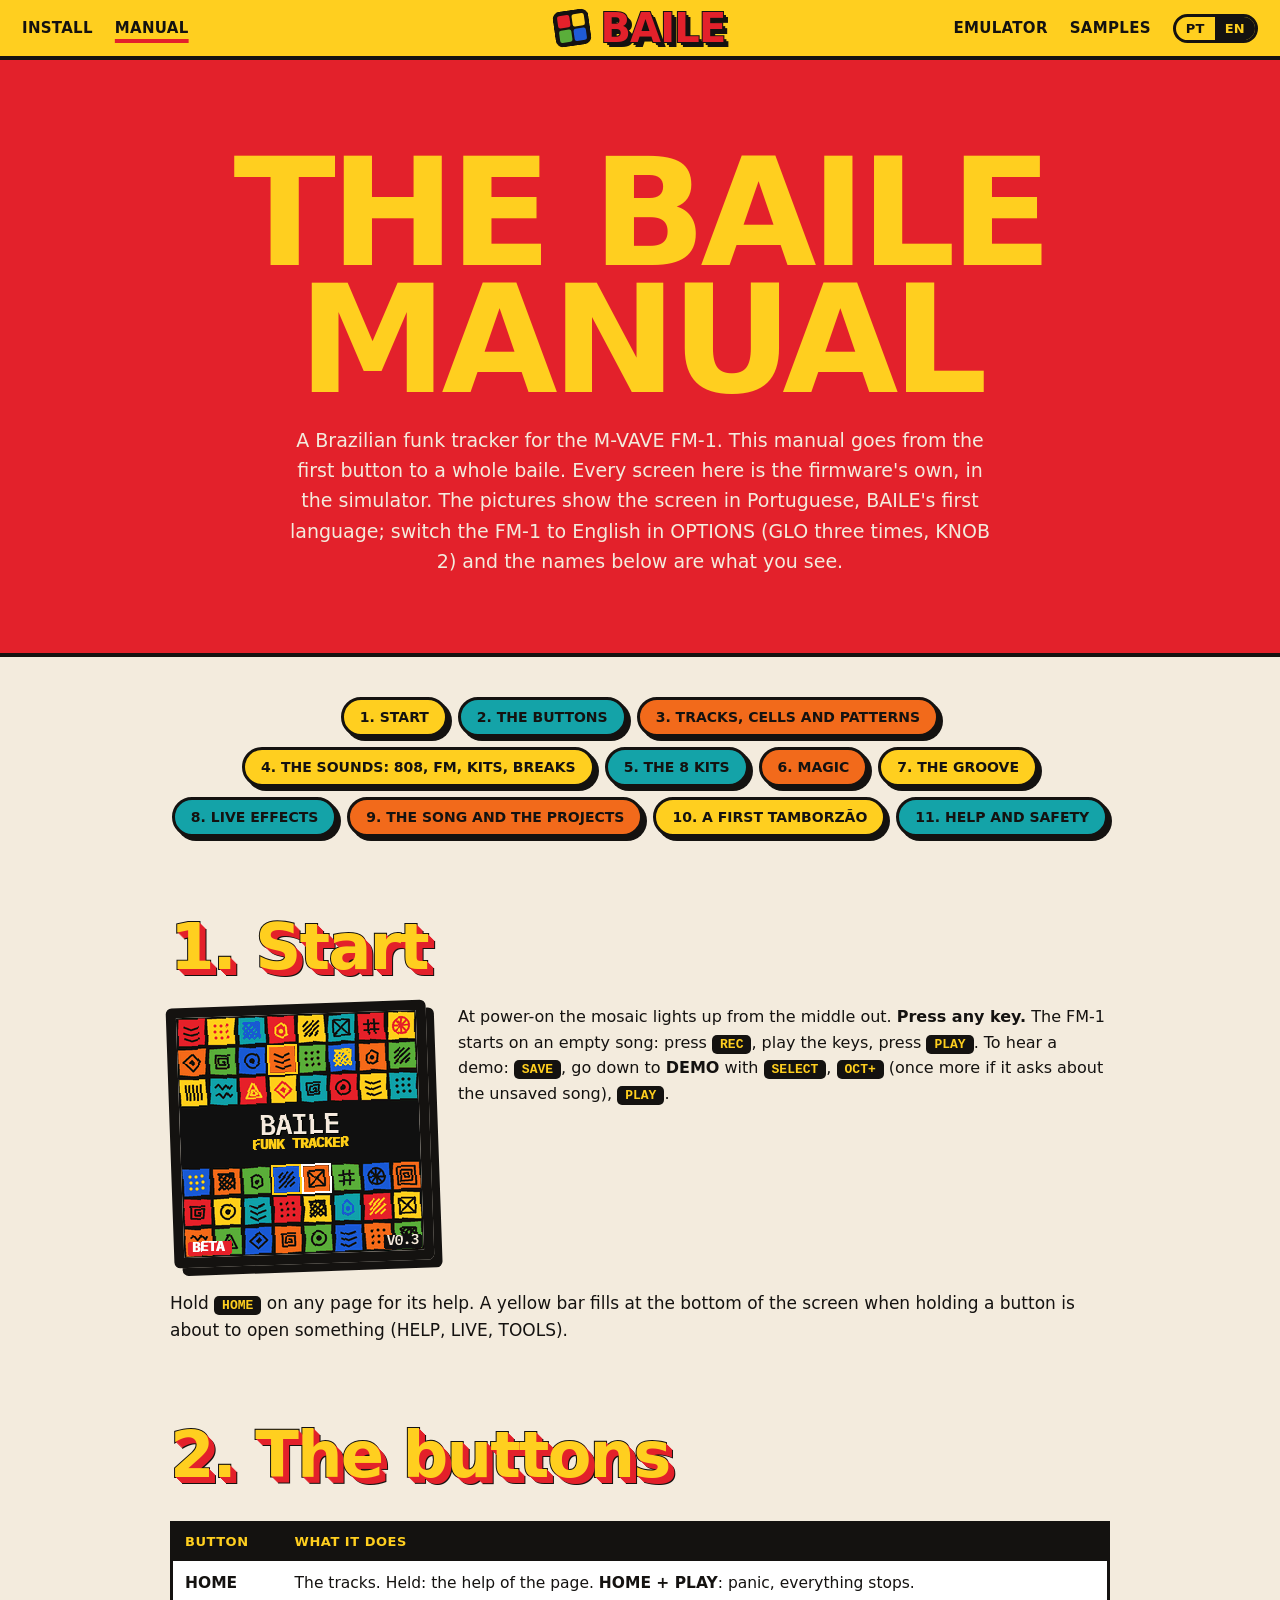
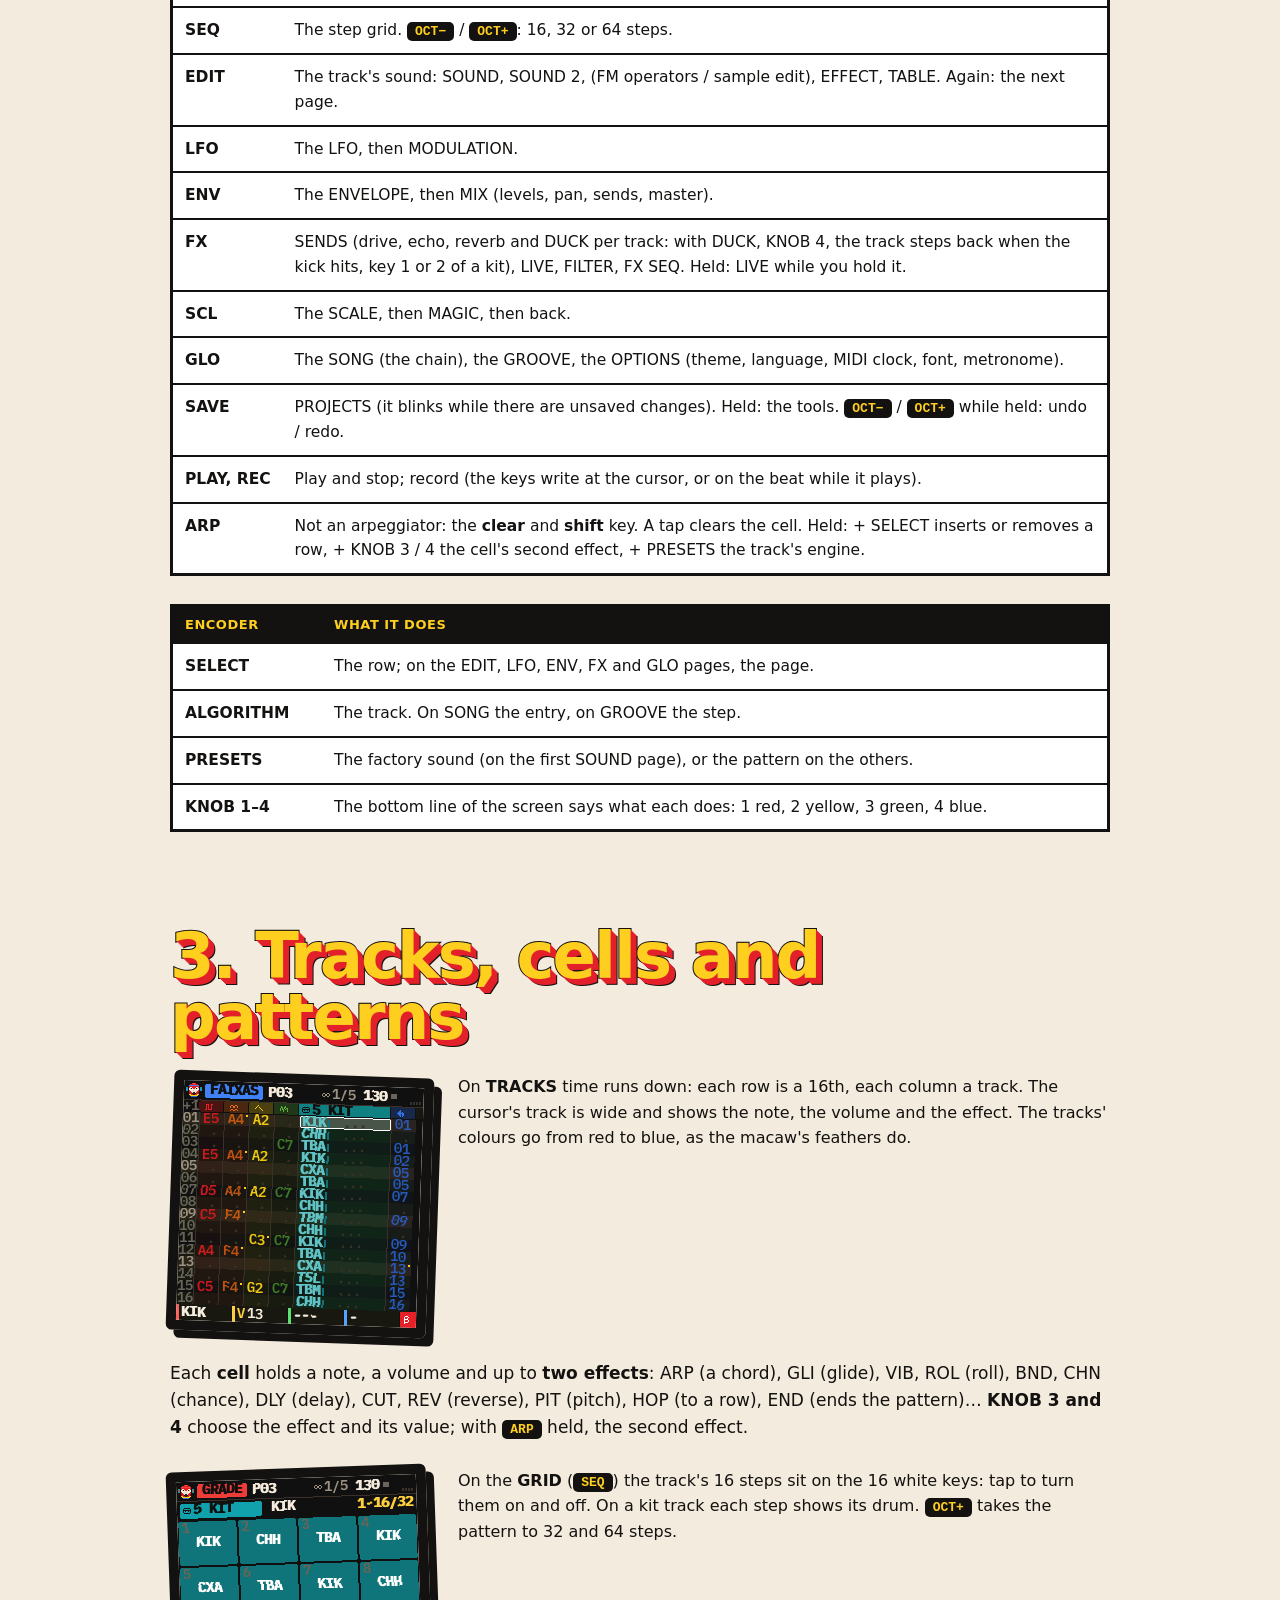
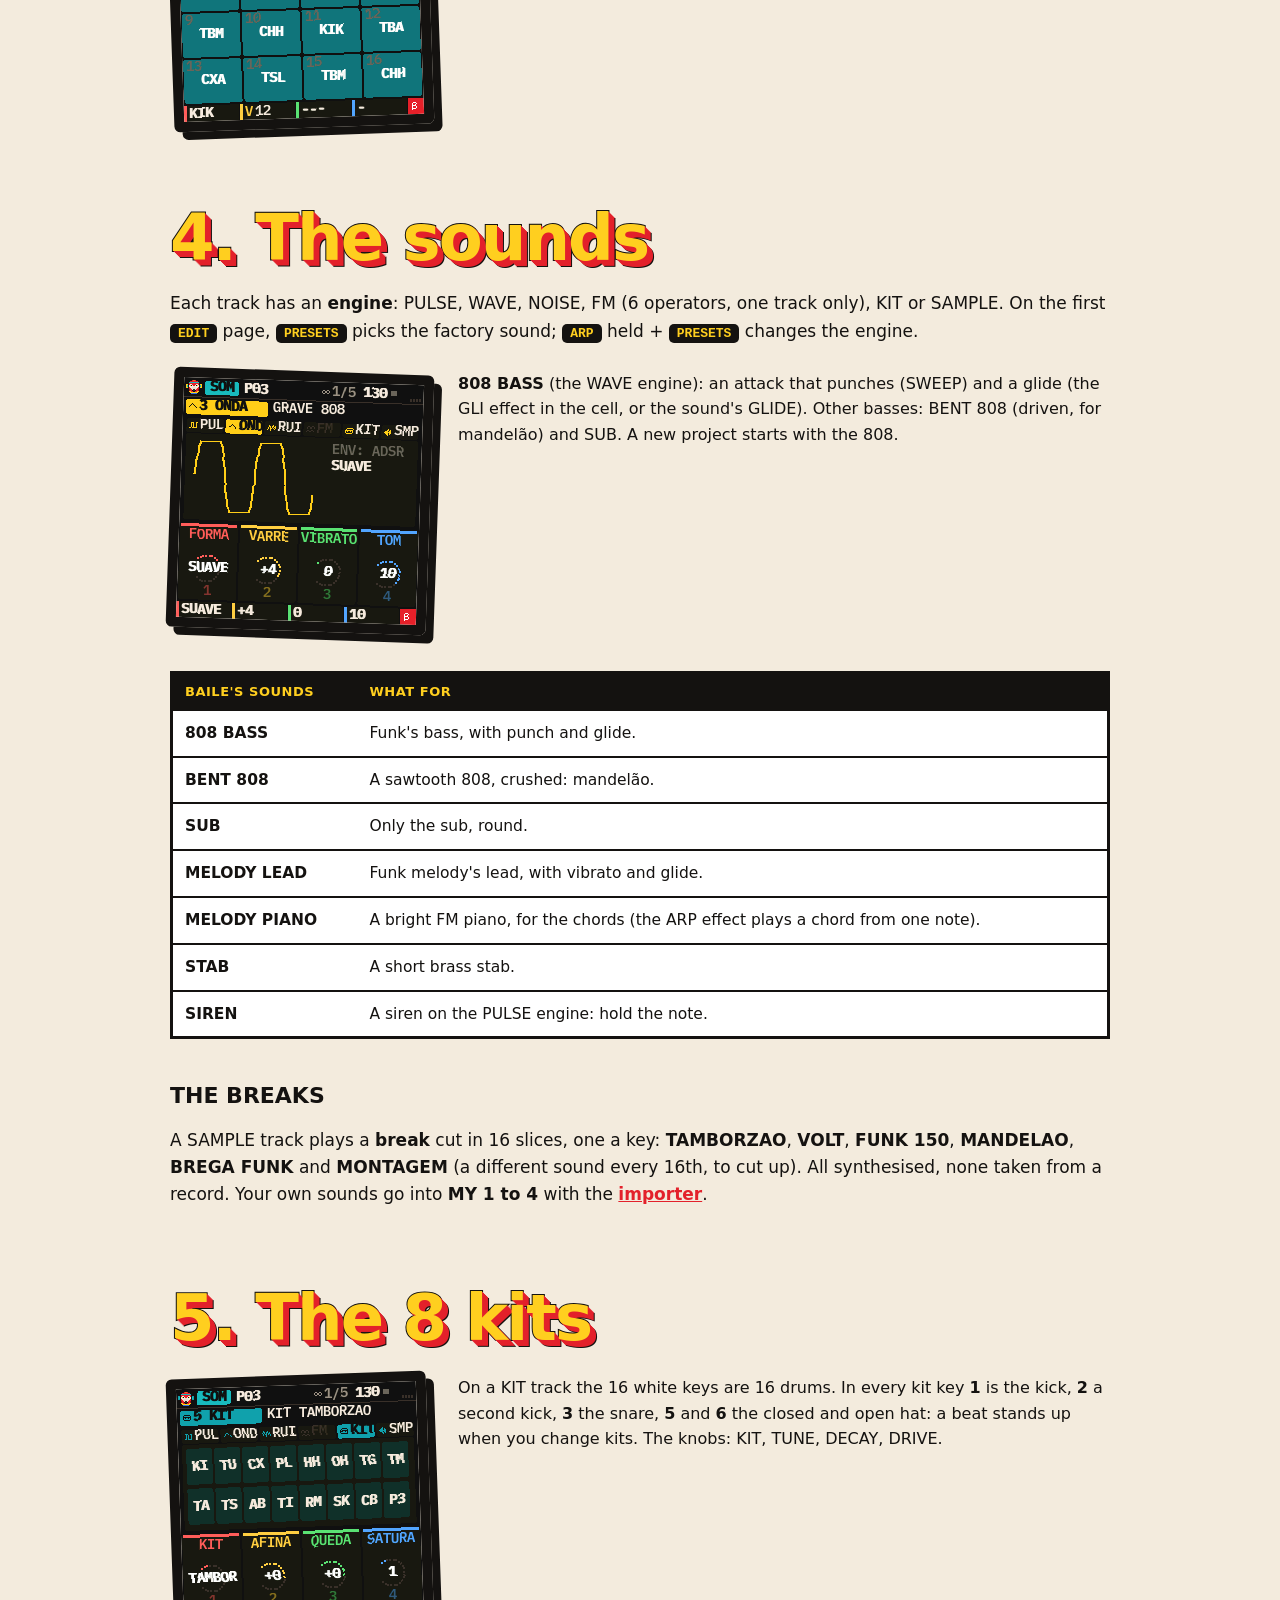
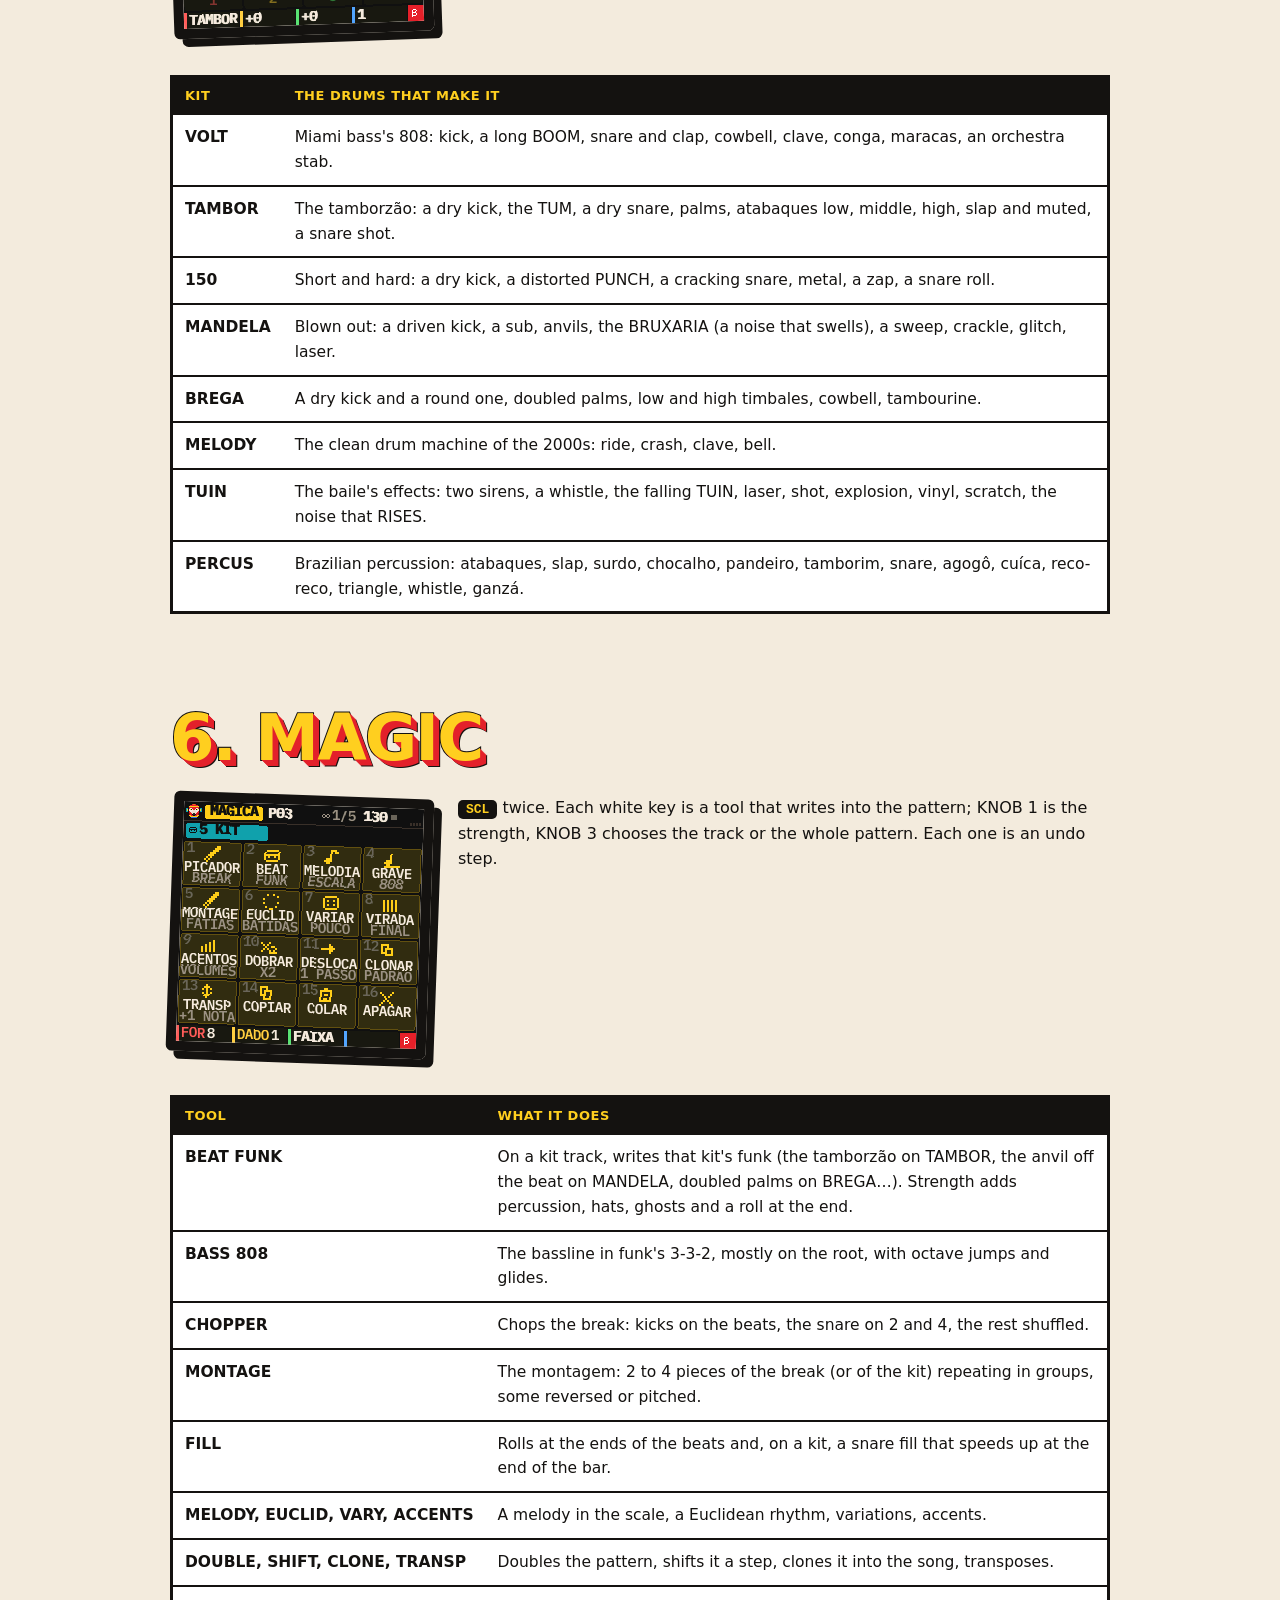
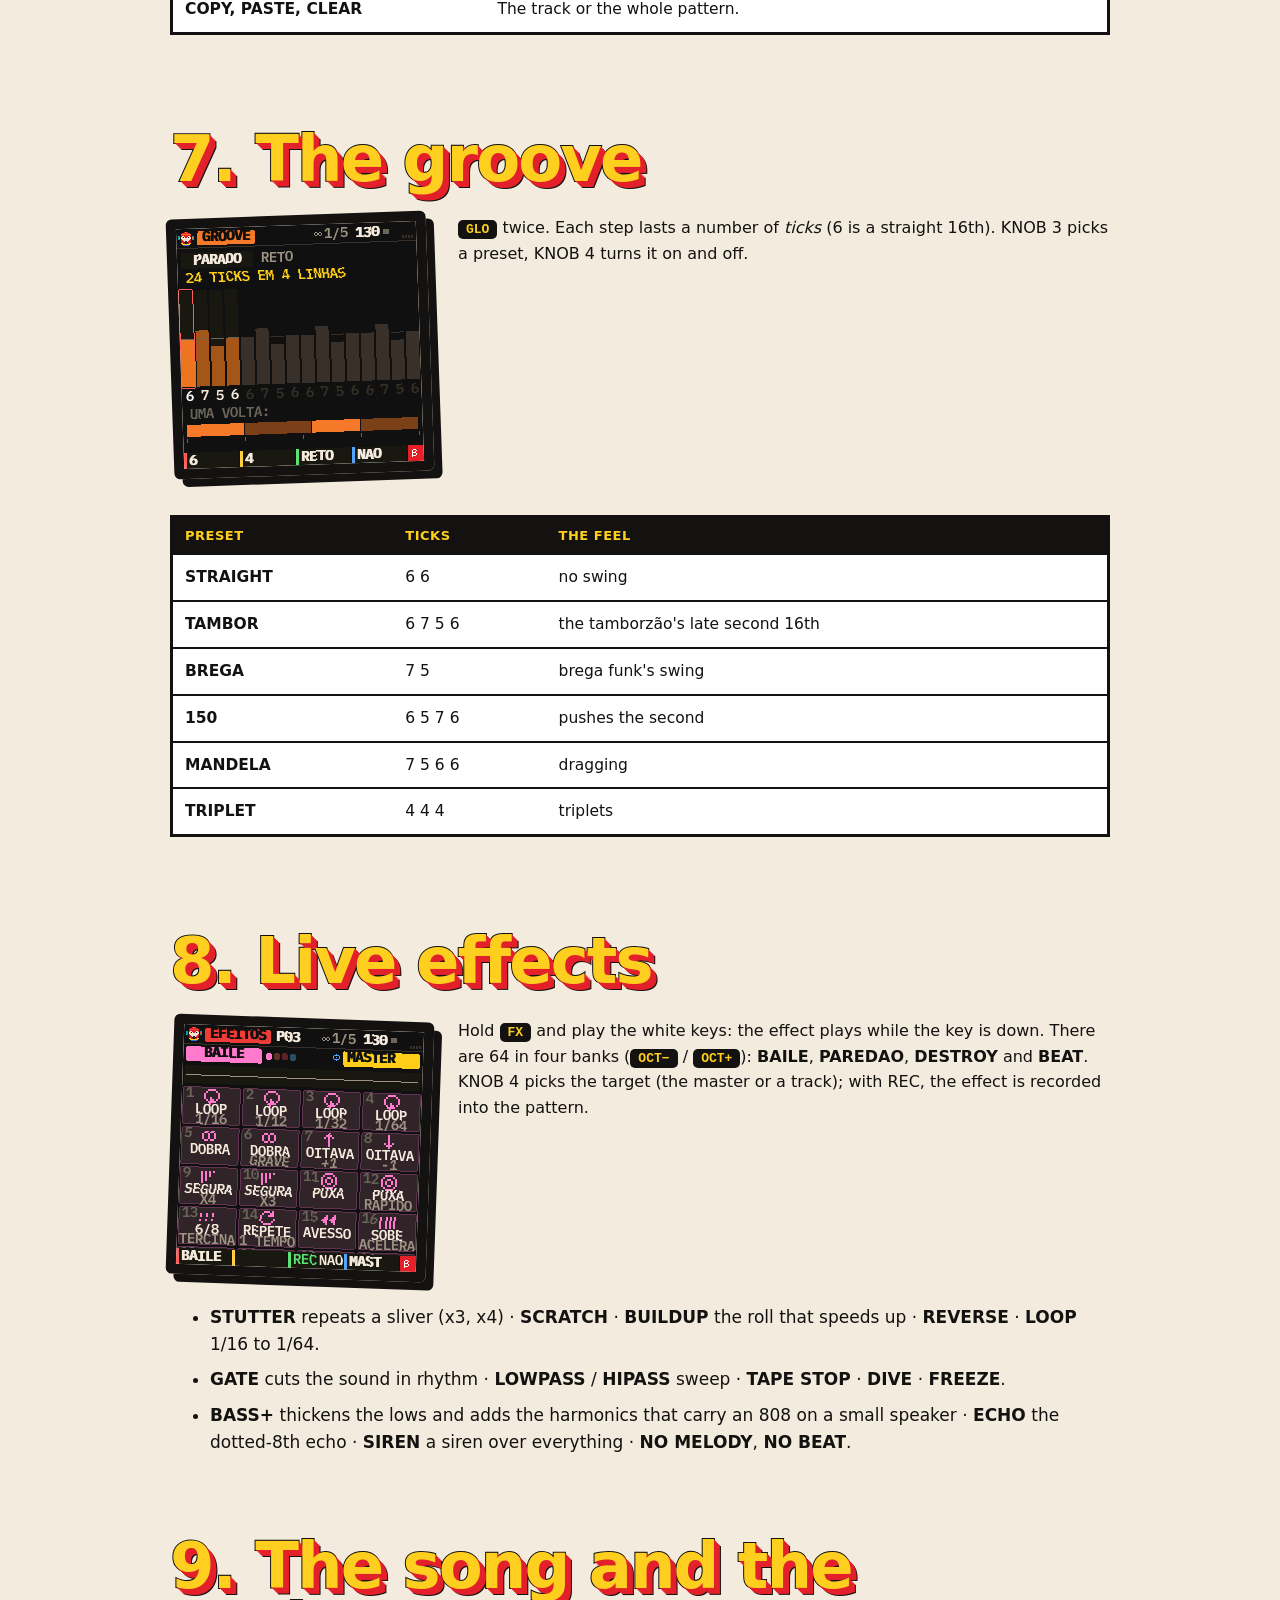
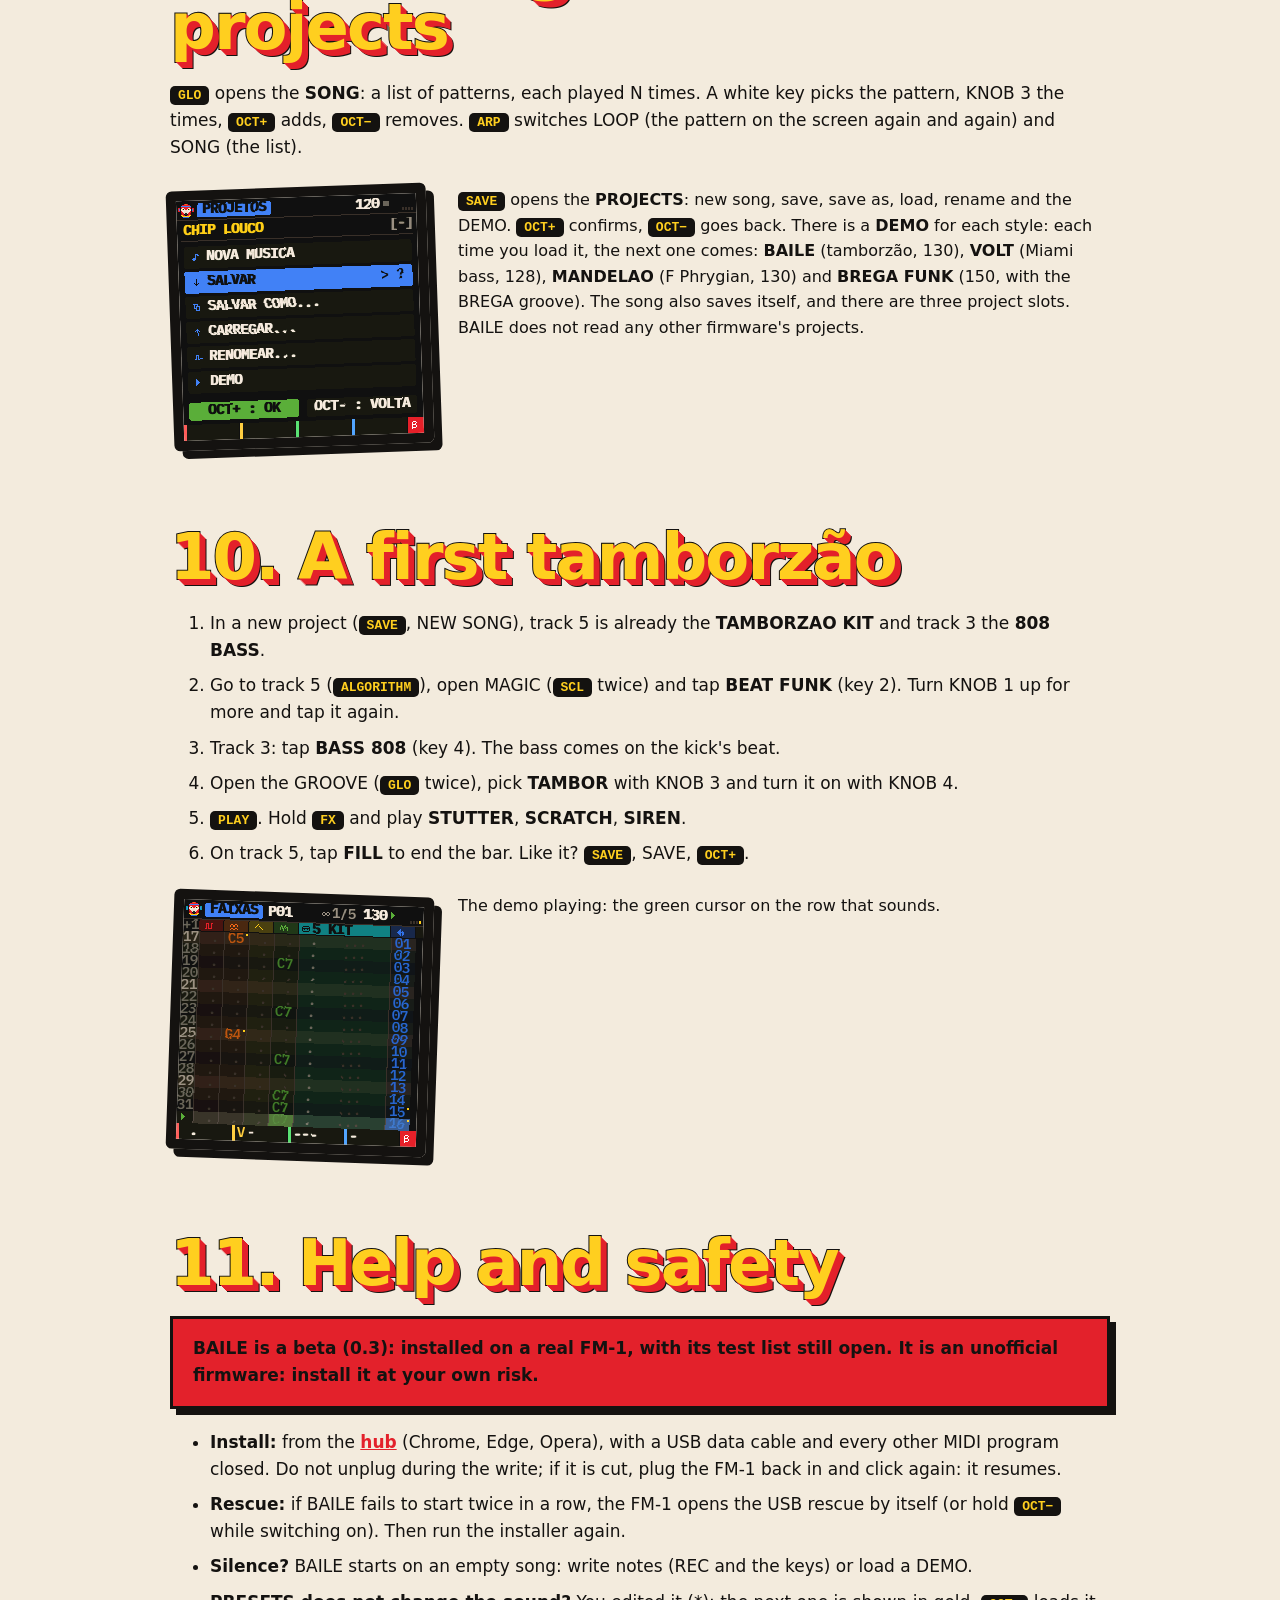
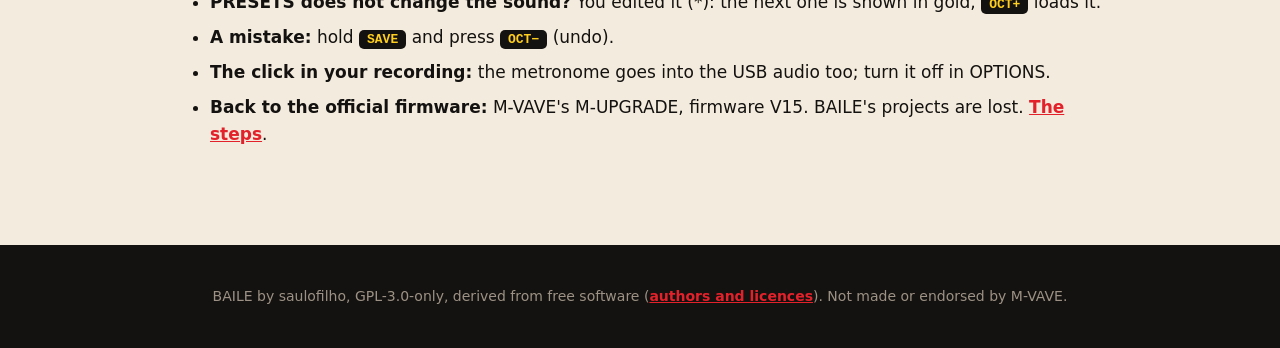
<file: manual/en.html>
<!doctype html>
<html lang="en">
<head>
<meta charset="utf-8">
<meta name="viewport" content="width=device-width, initial-scale=1">
<link rel="icon" href="data:image/svg+xml,%3Csvg xmlns='http://www.w3.org/2000/svg' viewBox='0 0 32 32'%3E%3Crect width='32' height='32' rx='7' fill='%23141210'/%3E%3Crect x='4' y='4' width='11' height='11' rx='2' fill='%23E3212B'/%3E%3Crect x='17' y='4' width='11' height='11' rx='2' fill='%23FFCF1F'/%3E%3Crect x='4' y='17' width='11' height='11' rx='2' fill='%235AAE3A'/%3E%3Crect x='17' y='17' width='11' height='11' rx='2' fill='%231F5BD6'/%3E%3C/svg%3E">
<title>BAILE — the manual</title>
<meta name="description" content="The manual of BAILE, the Brazilian funk tracker for the M-VAVE FM-1.">
<link rel="stylesheet" href="../site.css?v=8cd123b18f">
<style>
/* the manual in the hub's look (lamannabakery.com's layout, BAILE's colours): cream, heavy type, framed screens */
*{box-sizing:border-box}
html{scroll-behavior:smooth;scroll-padding-top:80px}
body{margin:0;background:var(--creme);color:var(--preto);font:17px/1.6 system-ui,-apple-system,"Segoe UI",Roboto,sans-serif}
a{color:var(--vermelho);font-weight:700}
.hero{background:var(--vermelho);color:var(--amarelo);text-align:center;padding:7vw 6vw 6vw;border-bottom:4px solid var(--preto)}
.hero h1{font:900 clamp(52px,12vw,150px)/.85 var(--heavy);letter-spacing:-.04em;margin:0;text-transform:uppercase}
.hero p{max-width:720px;margin:20px auto 0;color:var(--creme);font-size:19px}
main{max-width:980px;margin:0 auto;padding:40px 20px 80px}
.toc{display:flex;flex-wrap:wrap;gap:10px;justify-content:center;margin:0 0 20px}
.toc a{font:900 14px/1 var(--heavy);text-transform:uppercase;text-decoration:none;color:var(--preto);background:var(--amarelo);border:3px solid var(--preto);
  border-radius:110px;padding:10px 16px;box-shadow:4px 4px 0 var(--preto)}
.toc a:nth-child(3n+2){background:var(--turquesa)}.toc a:nth-child(3n){background:var(--laranja)}
.toc a:hover{transform:translate(2px,2px);box-shadow:2px 2px 0 var(--preto)}
h2{font:900 clamp(34px,6vw,64px)/.95 var(--heavy);letter-spacing:-.03em;margin:80px 0 22px;color:var(--amarelo);-webkit-text-stroke:2px var(--preto);paint-order:stroke fill;
  text-shadow:1px 1px 0 var(--vermelho),2px 2px 0 var(--vermelho),3px 3px 0 var(--vermelho),4px 4px 0 var(--vermelho),5px 5px 0 var(--vermelho),6px 6px 0 var(--vermelho),7px 7px 0 var(--preto)}
h3{font:900 22px/1.2 var(--heavy);margin:30px 0 8px;text-transform:uppercase}
figure{margin:26px 0;display:flex;gap:28px;align-items:flex-start;flex-wrap:wrap}
figure img{width:260px;height:260px;image-rendering:pixelated;border:10px solid var(--preto);border-radius:6px;box-shadow:8px 8px 0 var(--preto);transform:rotate(-2deg)}
figure:nth-of-type(even) img{transform:rotate(2deg)}
figcaption{flex:1;min-width:240px;font-size:16px}
table{width:100%;border-collapse:collapse;font-size:15.5px;margin:14px 0;background:#fff;border:3px solid var(--preto)}
th,td{text-align:left;padding:10px 12px;border-bottom:2px solid var(--preto);vertical-align:top}
th{background:var(--preto);color:var(--amarelo);font:900 13px var(--heavy);text-transform:uppercase;letter-spacing:.04em}
td:first-child{font-weight:900;white-space:nowrap}
.tbl{overflow-x:auto}
kbd,.b{font:800 13px ui-monospace,Menlo,monospace;background:var(--preto);color:var(--amarelo);padding:2px 8px;border-radius:5px;white-space:nowrap}
.box{background:var(--c,var(--amarelo));color:var(--preto);padding:16px 20px;border:3px solid var(--preto);box-shadow:6px 6px 0 var(--preto);margin:20px 0;font-weight:700}
ol li,ul li{margin-bottom:8px}
footer{background:var(--preto);color:var(--cinza);padding:40px 6vw;text-align:center;font-size:14px}
</style>
</head>
<body>
<!-- bar -->
<header class="sbar">
  <nav aria-label="BAILE"><a href="../en/index.html#install">Install</a><a href="../manual/en.html" aria-current="page">Manual</a></nav>
  <a class="slogo" href="../en/index.html" aria-label="BAILE"><img src="data:image/svg+xml,%3Csvg xmlns='http://www.w3.org/2000/svg' viewBox='0 0 32 32'%3E%3Crect width='32' height='32' rx='7' fill='%23141210'/%3E%3Crect x='4' y='4' width='11' height='11' rx='2' fill='%23E3212B'/%3E%3Crect x='17' y='4' width='11' height='11' rx='2' fill='%23FFCF1F'/%3E%3Crect x='4' y='17' width='11' height='11' rx='2' fill='%235AAE3A'/%3E%3Crect x='17' y='17' width='11' height='11' rx='2' fill='%231F5BD6'/%3E%3C/svg%3E" alt="">BAILE</a>
  <nav class="r" aria-label="BAILE"><a href="../emulator/index.html#en">Emulator</a><a href="../samples.en.html">Samples</a><span class="slangs"><a href="../manual/index.html" hreflang="pt-BR">PT</a><a href="#" aria-current="page">EN</a></span></nav>
</header>
<nav class="smnav" aria-label="BAILE"><a href="../en/index.html#install">Install</a><a href="../emulator/index.html#en">Emulator</a><a href="../manual/en.html" aria-current="page">Manual</a><a href="../samples.en.html">Samples</a></nav>
<!-- /bar -->
<header class="hero">
  <h1>The BAILE manual</h1>
  <p>A Brazilian funk tracker for the M-VAVE FM-1. This manual goes from the first button to a whole baile. Every
screen here is the firmware's own, in the simulator. The pictures show the screen in Portuguese, BAILE's first
language; switch the FM-1 to English in OPTIONS (GLO three times, KNOB 2) and the names below are what you see.</p>
</header>
<main>
<div class="toc">
  <a href="#start">1. Start</a>
  <a href="#buttons">2. The buttons</a>
  <a href="#tracks">3. Tracks, cells and patterns</a>
  <a href="#sounds">4. The sounds: 808, FM, kits, breaks</a>
  <a href="#kits">5. The 8 kits</a>
  <a href="#magic">6. MAGIC</a>
  <a href="#groove">7. The groove</a>
  <a href="#live">8. Live effects</a>
  <a href="#song">9. The song and the projects</a>
  <a href="#first">10. A first tamborzão</a>
  <a href="#help">11. Help and safety</a>
</div>

<h2 id="start">1. Start</h2>
<figure><img src="img/m01-boot.png" alt="The boot: the mosaic of tiles lights up from the middle out">
<figcaption>At power-on the mosaic lights up from the middle out. <b>Press any key.</b> The FM-1 starts on an empty
song: press <span class="b">REC</span>, play the keys, press <span class="b">PLAY</span>. To hear a demo: <span class="b">SAVE</span>,
go down to <b>DEMO</b> with <span class="b">SELECT</span>, <span class="b">OCT+</span> (once more if it asks about the unsaved song), <span class="b">PLAY</span>.</figcaption></figure>
<p>Hold <span class="b">HOME</span> on any page for its help. A yellow bar fills at the bottom of the screen when holding a
button is about to open something (HELP, LIVE, TOOLS).</p>

<h2 id="buttons">2. The buttons</h2>
<div class="tbl"><table>
<thead><tr><th>Button</th><th>What it does</th></tr></thead>
<tbody>
<tr><td>HOME</td><td>The tracks. Held: the help of the page. <b>HOME + PLAY</b>: panic, everything stops.</td></tr>
<tr><td>SEQ</td><td>The step grid. <span class="b">OCT−</span> / <span class="b">OCT+</span>: 16, 32 or 64 steps.</td></tr>
<tr><td>EDIT</td><td>The track's sound: SOUND, SOUND 2, (FM operators / sample edit), EFFECT, TABLE. Again: the next page.</td></tr>
<tr><td>LFO</td><td>The LFO, then MODULATION.</td></tr>
<tr><td>ENV</td><td>The ENVELOPE, then MIX (levels, pan, sends, master).</td></tr>
<tr><td>FX</td><td>SENDS (drive, echo, reverb and DUCK per track: with DUCK, KNOB 4, the track steps back when the kick hits, key 1 or 2 of a kit), LIVE, FILTER, FX SEQ. Held: LIVE while you hold it.</td></tr>
<tr><td>SCL</td><td>The SCALE, then MAGIC, then back.</td></tr>
<tr><td>GLO</td><td>The SONG (the chain), the GROOVE, the OPTIONS (theme, language, MIDI clock, font, metronome).</td></tr>
<tr><td>SAVE</td><td>PROJECTS (it blinks while there are unsaved changes). Held: the tools. <span class="b">OCT−</span> / <span class="b">OCT+</span> while held: undo / redo.</td></tr>
<tr><td>PLAY, REC</td><td>Play and stop; record (the keys write at the cursor, or on the beat while it plays).</td></tr>
<tr><td>ARP</td><td>Not an arpeggiator: the <b>clear</b> and <b>shift</b> key. A tap clears the cell. Held: + SELECT inserts or removes a row, + KNOB 3 / 4 the cell's second effect, + PRESETS the track's engine.</td></tr>
</tbody></table></div>
<div class="tbl"><table>
<thead><tr><th>Encoder</th><th>What it does</th></tr></thead>
<tbody>
<tr><td>SELECT</td><td>The row; on the EDIT, LFO, ENV, FX and GLO pages, the page.</td></tr>
<tr><td>ALGORITHM</td><td>The track. On SONG the entry, on GROOVE the step.</td></tr>
<tr><td>PRESETS</td><td>The factory sound (on the first SOUND page), or the pattern on the others.</td></tr>
<tr><td>KNOB 1–4</td><td>The bottom line of the screen says what each does: 1 red, 2 yellow, 3 green, 4 blue.</td></tr>
</tbody></table></div>

<h2 id="tracks">3. Tracks, cells and patterns</h2>
<figure><img src="img/m02-faixas.png" alt="The TRACKS page with the demo: notes, the 808, the kit and the break">
<figcaption>On <b>TRACKS</b> time runs down: each row is a 16th, each column a track. The cursor's track is wide and
shows the note, the volume and the effect. The tracks' colours go from red to blue, as the macaw's feathers do.</figcaption></figure>
<p>Each <b>cell</b> holds a note, a volume and up to <b>two effects</b>: ARP (a chord), GLI (glide), VIB, ROL (roll), BND,
CHN (chance), DLY (delay), CUT, REV (reverse), PIT (pitch), HOP (to a row), END (ends the pattern)… <b>KNOB 3 and 4</b>
choose the effect and its value; with <span class="b">ARP</span> held, the second effect.</p>
<figure><img src="img/m03-grade.png" alt="The GRID: a kit's 16 steps on the white keys">
<figcaption>On the <b>GRID</b> (<span class="b">SEQ</span>) the track's 16 steps sit on the 16 white keys: tap to turn them on
and off. On a kit track each step shows its drum. <span class="b">OCT+</span> takes the pattern to 32 and 64 steps.</figcaption></figure>

<h2 id="sounds">4. The sounds</h2>
<p>Each track has an <b>engine</b>: PULSE, WAVE, NOISE, FM (6 operators, one track only), KIT or SAMPLE. On the first
<span class="b">EDIT</span> page, <span class="b">PRESETS</span> picks the factory sound; <span class="b">ARP</span> held +
<span class="b">PRESETS</span> changes the engine.</p>
<figure><img src="img/m04-som-808.png" alt="808 BASS on the SOUND page">
<figcaption><b>808 BASS</b> (the WAVE engine): an attack that punches (SWEEP) and a glide (the GLI effect in the cell,
or the sound's GLIDE). Other basses: BENT 808 (driven, for mandelão) and SUB. A new project starts with the 808.</figcaption></figure>
<div class="tbl"><table>
<thead><tr><th>BAILE's sounds</th><th>What for</th></tr></thead>
<tbody>
<tr><td>808 BASS</td><td>Funk's bass, with punch and glide.</td></tr>
<tr><td>BENT 808</td><td>A sawtooth 808, crushed: mandelão.</td></tr>
<tr><td>SUB</td><td>Only the sub, round.</td></tr>
<tr><td>MELODY LEAD</td><td>Funk melody's lead, with vibrato and glide.</td></tr>
<tr><td>MELODY PIANO</td><td>A bright FM piano, for the chords (the ARP effect plays a chord from one note).</td></tr>
<tr><td>STAB</td><td>A short brass stab.</td></tr>
<tr><td>SIREN</td><td>A siren on the PULSE engine: hold the note.</td></tr>
</tbody></table></div>
<h3>The breaks</h3>
<p>A SAMPLE track plays a <b>break</b> cut in 16 slices, one a key: <b>TAMBORZAO</b>, <b>VOLT</b>, <b>FUNK 150</b>,
<b>MANDELAO</b>, <b>BREGA FUNK</b> and <b>MONTAGEM</b> (a different sound every 16th, to cut up). All synthesised, none
taken from a record. Your own sounds go into <b>MY 1 to 4</b> with the <a href="../samples.en.html">importer</a>.</p>

<h2 id="kits">5. The 8 kits</h2>
<figure><img src="img/m05-som-kit.png" alt="The TAMBORZAO KIT on the SOUND page: its 16 drums">
<figcaption>On a KIT track the 16 white keys are 16 drums. In every kit key <b>1</b> is the kick, <b>2</b> a second kick,
<b>3</b> the snare, <b>5</b> and <b>6</b> the closed and open hat: a beat stands up when you change kits. The knobs:
KIT, TUNE, DECAY, DRIVE.</figcaption></figure>
<div class="tbl"><table>
<thead><tr><th>Kit</th><th>The drums that make it</th></tr></thead>
<tbody>
<tr><td>VOLT</td><td>Miami bass's 808: kick, a long BOOM, snare and clap, cowbell, clave, conga, maracas, an orchestra stab.</td></tr>
<tr><td>TAMBOR</td><td>The tamborzão: a dry kick, the TUM, a dry snare, palms, atabaques low, middle, high, slap and muted, a snare shot.</td></tr>
<tr><td>150</td><td>Short and hard: a dry kick, a distorted PUNCH, a cracking snare, metal, a zap, a snare roll.</td></tr>
<tr><td>MANDELA</td><td>Blown out: a driven kick, a sub, anvils, the BRUXARIA (a noise that swells), a sweep, crackle, glitch, laser.</td></tr>
<tr><td>BREGA</td><td>A dry kick and a round one, doubled palms, low and high timbales, cowbell, tambourine.</td></tr>
<tr><td>MELODY</td><td>The clean drum machine of the 2000s: ride, crash, clave, bell.</td></tr>
<tr><td>TUIN</td><td>The baile's effects: two sirens, a whistle, the falling TUIN, laser, shot, explosion, vinyl, scratch, the noise that RISES.</td></tr>
<tr><td>PERCUS</td><td>Brazilian percussion: atabaques, slap, surdo, chocalho, pandeiro, tamborim, snare, agogô, cuíca, reco-reco, triangle, whistle, ganzá.</td></tr>
</tbody></table></div>

<h2 id="magic">6. MAGIC</h2>
<figure><img src="img/m06-magica.png" alt="The MAGIC page: the 16 tools">
<figcaption><span class="b">SCL</span> twice. Each white key is a tool that writes into the pattern; KNOB 1 is the
strength, KNOB 3 chooses the track or the whole pattern. Each one is an undo step.</figcaption></figure>
<div class="tbl"><table>
<thead><tr><th>Tool</th><th>What it does</th></tr></thead>
<tbody>
<tr><td>BEAT FUNK</td><td>On a kit track, writes that kit's funk (the tamborzão on TAMBOR, the anvil off the beat on MANDELA, doubled palms on BREGA…). Strength adds percussion, hats, ghosts and a roll at the end.</td></tr>
<tr><td>BASS 808</td><td>The bassline in funk's 3-3-2, mostly on the root, with octave jumps and glides.</td></tr>
<tr><td>CHOPPER</td><td>Chops the break: kicks on the beats, the snare on 2 and 4, the rest shuffled.</td></tr>
<tr><td>MONTAGE</td><td>The montagem: 2 to 4 pieces of the break (or of the kit) repeating in groups, some reversed or pitched.</td></tr>
<tr><td>FILL</td><td>Rolls at the ends of the beats and, on a kit, a snare fill that speeds up at the end of the bar.</td></tr>
<tr><td>MELODY, EUCLID, VARY, ACCENTS</td><td>A melody in the scale, a Euclidean rhythm, variations, accents.</td></tr>
<tr><td>DOUBLE, SHIFT, CLONE, TRANSP</td><td>Doubles the pattern, shifts it a step, clones it into the song, transposes.</td></tr>
<tr><td>COPY, PASTE, CLEAR</td><td>The track or the whole pattern.</td></tr>
</tbody></table></div>

<h2 id="groove">7. The groove</h2>
<figure><img src="img/m07-groove.png" alt="The TAMBOR groove: 6 7 5 6">
<figcaption><span class="b">GLO</span> twice. Each step lasts a number of <i>ticks</i> (6 is a straight 16th). KNOB 3
picks a preset, KNOB 4 turns it on and off.</figcaption></figure>
<div class="tbl"><table>
<thead><tr><th>Preset</th><th>Ticks</th><th>The feel</th></tr></thead>
<tbody>
<tr><td>STRAIGHT</td><td>6 6</td><td>no swing</td></tr>
<tr><td>TAMBOR</td><td>6 7 5 6</td><td>the tamborzão's late second 16th</td></tr>
<tr><td>BREGA</td><td>7 5</td><td>brega funk's swing</td></tr>
<tr><td>150</td><td>6 5 7 6</td><td>pushes the second</td></tr>
<tr><td>MANDELA</td><td>7 5 6 6</td><td>dragging</td></tr>
<tr><td>TRIPLET</td><td>4 4 4</td><td>triplets</td></tr>
</tbody></table></div>

<h2 id="live">8. Live effects</h2>
<figure><img src="img/m08-live.png" alt="The LIVE page, the BAILE bank">
<figcaption>Hold <span class="b">FX</span> and play the white keys: the effect plays while the key is down. There are 64 in
four banks (<span class="b">OCT−</span> / <span class="b">OCT+</span>): <b>BAILE</b>, <b>PAREDAO</b>, <b>DESTROY</b> and
<b>BEAT</b>. KNOB 4 picks the target (the master or a track); with REC, the effect is recorded into the pattern.</figcaption></figure>
<ul>
<li><b>STUTTER</b> repeats a sliver (x3, x4) · <b>SCRATCH</b> · <b>BUILDUP</b> the roll that speeds up · <b>REVERSE</b> · <b>LOOP</b> 1/16 to 1/64.</li>
<li><b>GATE</b> cuts the sound in rhythm · <b>LOWPASS</b> / <b>HIPASS</b> sweep · <b>TAPE STOP</b> · <b>DIVE</b> · <b>FREEZE</b>.</li>
<li><b>BASS+</b> thickens the lows and adds the harmonics that carry an 808 on a small speaker · <b>ECHO</b> the dotted-8th echo · <b>SIREN</b> a siren over everything · <b>NO MELODY</b>, <b>NO BEAT</b>.</li>
</ul>

<h2 id="song">9. The song and the projects</h2>
<p><span class="b">GLO</span> opens the <b>SONG</b>: a list of patterns, each played N times. A white key picks the pattern,
KNOB 3 the times, <span class="b">OCT+</span> adds, <span class="b">OCT−</span> removes. <span class="b">ARP</span> switches LOOP (the
pattern on the screen again and again) and SONG (the list).</p>
<figure><img src="img/m09-projetos.png" alt="The PROJECTS page">
<figcaption><span class="b">SAVE</span> opens the <b>PROJECTS</b>: new song, save, save as, load, rename and the DEMO.
<span class="b">OCT+</span> confirms, <span class="b">OCT−</span> goes back. There is a <b>DEMO</b> for each style: each time you load
it, the next one comes: <b>BAILE</b> (tamborzão, 130), <b>VOLT</b> (Miami bass, 128), <b>MANDELAO</b> (F Phrygian, 130) and
<b>BREGA FUNK</b> (150, with the BREGA groove). The song also saves itself, and there are three project slots. BAILE
does not read any other firmware's projects.</figcaption></figure>

<h2 id="first">10. A first tamborzão</h2>
<ol>
<li>In a new project (<span class="b">SAVE</span>, NEW SONG), track 5 is already the <b>TAMBORZAO KIT</b> and track 3 the <b>808 BASS</b>.</li>
<li>Go to track 5 (<span class="b">ALGORITHM</span>), open MAGIC (<span class="b">SCL</span> twice) and tap <b>BEAT FUNK</b> (key 2). Turn KNOB 1 up for more and tap it again.</li>
<li>Track 3: tap <b>BASS 808</b> (key 4). The bass comes on the kick's beat.</li>
<li>Open the GROOVE (<span class="b">GLO</span> twice), pick <b>TAMBOR</b> with KNOB 3 and turn it on with KNOB 4.</li>
<li><span class="b">PLAY</span>. Hold <span class="b">FX</span> and play <b>STUTTER</b>, <b>SCRATCH</b>, <b>SIREN</b>.</li>
<li>On track 5, tap <b>FILL</b> to end the bar. Like it? <span class="b">SAVE</span>, SAVE, <span class="b">OCT+</span>.</li>
</ol>
<figure><img src="img/m10-tocando.png" alt="The demo playing"><figcaption>The demo playing: the green cursor on the row that sounds.</figcaption></figure>

<h2 id="help">11. Help and safety</h2>
<div class="box" style="--c:var(--vermelho)">BAILE is a beta (0.3): installed on a real FM-1, with its test list still open. It is an unofficial firmware: install it at your own risk.</div>
<ul>
<li><b>Install:</b> from the <a href="../en/index.html#install">hub</a> (Chrome, Edge, Opera), with a USB data cable and every other MIDI program closed. Do not unplug during the write; if it is cut, plug the FM-1 back in and click again: it resumes.</li>
<li><b>Rescue:</b> if BAILE fails to start twice in a row, the FM-1 opens the USB rescue by itself (or hold <span class="b">OCT−</span> while switching on). Then run the installer again.</li>
<li><b>Silence?</b> BAILE starts on an empty song: write notes (REC and the keys) or load a DEMO.</li>
<li><b>PRESETS does not change the sound?</b> You edited it (*): the next one is shown in gold, <span class="b">OCT+</span> loads it.</li>
<li><b>A mistake:</b> hold <span class="b">SAVE</span> and press <span class="b">OCT−</span> (undo).</li>
<li><b>The click in your recording:</b> the metronome goes into the USB audio too; turn it off in OPTIONS.</li>
<li><b>Back to the official firmware:</b> M-VAVE's M-UPGRADE, firmware V15. BAILE's projects are lost. <a href="https://github.com/saulofilho/baile-fm1#voltar-ao-firmware-oficial">The steps</a>.</li>
</ul>

</main>
<footer>BAILE by saulofilho, GPL-3.0-only, derived from free software (<a href="https://github.com/saulofilho/baile-fm1/blob/main/LICENSING.md">authors and licences</a>). Not made or endorsed by M-VAVE.</footer>
</body>
</html>
</file>
<file: site.css>
/* BAILE: the bar every page shares (the hub has its own copy, generated by source/tools/gen_site.py), after
   lamannabakery.com's: links on both sides, the logo in the middle, the languages; BAILE's colours */
:root{
  --preto:#141210; --carvao:#1E1A16; --carvao2:#2A241E; --linha:#3A332B; --creme:#F3EBDD; --cinza:#9C9184;
  --vermelho:#E3212B; --laranja:#F26A1B; --amarelo:#FFCF1F; --verde:#5AAE3A; --turquesa:#14A3A8; --azul:#1F5BD6;
  --heavy:"Arial Black","Archivo Black","Helvetica Neue",Impact,system-ui,sans-serif;
}
.sbar{position:sticky;top:0;z-index:50;background:var(--amarelo);border-bottom:4px solid var(--preto);
  display:grid;grid-template-columns:1fr auto 1fr;align-items:center;gap:12px;padding:8px 22px;margin:0}
.sbar nav{display:flex;flex-wrap:wrap;gap:4px 22px;align-items:center}
.sbar nav.r{justify-content:flex-end}
.sbar a{font:900 15px/1 var(--heavy);text-transform:uppercase;text-decoration:none;color:var(--preto);letter-spacing:.02em}
.sbar a:hover,.sbar a:focus-visible{color:var(--vermelho)}
.sbar a[aria-current="page"]:not(.slangs a){color:var(--preto);text-decoration:underline;text-decoration-color:var(--vermelho);text-decoration-thickness:4px;text-underline-offset:6px}
.sbar .slogo{font:900 40px/1 var(--heavy);letter-spacing:-.02em;color:var(--vermelho);display:inline-flex;align-items:center;gap:10px;
  -webkit-text-stroke:2px var(--preto);paint-order:stroke fill;text-shadow:3px 3px 0 var(--preto),5px 5px 0 var(--preto)}
.sbar .slogo img{width:36px;height:36px;transform:rotate(-8deg)}
.sbar .slangs{display:inline-flex;border:3px solid var(--preto);border-radius:40px;overflow:hidden}
.sbar .slangs a{padding:5px 10px;font-size:13px}
.sbar .slangs a[aria-current]{background:var(--preto);color:var(--amarelo)}
.smnav{display:none;flex-wrap:wrap;justify-content:center;gap:6px 18px;background:var(--preto);padding:10px 12px}
.smnav a{color:var(--amarelo);font:900 14px/1 var(--heavy);text-transform:uppercase;text-decoration:none}
@media (max-width:760px){
  .sbar{grid-template-columns:auto 1fr;padding:6px 12px;gap:6px 12px}
  .sbar nav:not(.r){display:none}
  .sbar nav.r{justify-content:flex-end;gap:4px 12px}
  .sbar nav.r>a{display:none}
  .sbar .slogo{font-size:28px}.sbar .slogo img{width:26px;height:26px}
  .smnav{display:flex}
}

/* ---- what the tool pages (the emulator, the sample importer) share with the hub's look: the red hero in giant
   type, the ticker, layered titles, flat blocks, the black foot */
.shero{background:var(--vermelho);color:var(--amarelo);text-align:center;padding:36px 20px;border-bottom:4px solid var(--preto);margin:0}
.shero h1{font:900 clamp(50px,11vw,144px)/.85 var(--heavy);letter-spacing:-.04em;margin:0;text-transform:uppercase;color:var(--amarelo)}
.shero p{max-width:720px;margin:18px auto 0;color:var(--creme);font-size:19px;font-weight:700;line-height:1.45}
.sticker{background:var(--preto);color:var(--amarelo);border-block:4px solid var(--preto);overflow:hidden;white-space:nowrap;margin:0}
.sticker div{display:inline-block;padding:12px 0;font:900 20px/1 var(--heavy);text-transform:uppercase;animation:srun 32s linear infinite}
.sticker span,.sticker i{margin:0 16px;font-style:normal}
@keyframes srun{to{transform:translateX(-50%)}}
@media (prefers-reduced-motion:reduce){.sticker div{animation:none}}
.sblock{margin:0;padding:56px max(16px,calc((100% - 1040px)/2));border-top:4px solid var(--preto);color:var(--preto)}
.sblock.am{background:var(--amarelo)}.sblock.tu{background:var(--turquesa)}.sblock.la{background:var(--laranja)}
.sblock.ve{background:var(--verde)}.sblock.cr{background:var(--creme)}
.sblock h2{font:900 clamp(32px,6vw,68px)/.95 var(--heavy);letter-spacing:-.03em;text-transform:uppercase;margin:0 0 22px;color:var(--amarelo);
  -webkit-text-stroke:2px var(--preto);paint-order:stroke fill;overflow-wrap:break-word;
  text-shadow:1px 1px 0 var(--vermelho),2px 2px 0 var(--vermelho),3px 3px 0 var(--vermelho),4px 4px 0 var(--vermelho),5px 5px 0 var(--vermelho),6px 6px 0 var(--vermelho),7px 7px 0 var(--preto)}
.sblock.tu h2{color:var(--creme);text-shadow:1px 1px 0 var(--azul),2px 2px 0 var(--azul),3px 3px 0 var(--azul),4px 4px 0 var(--azul),5px 5px 0 var(--azul),6px 6px 0 var(--azul),7px 7px 0 var(--preto)}
.sfoot{background:var(--preto);color:var(--cinza);margin:0;padding:52px 20px 40px;text-align:center;font-size:14px}
.sfoot .slogo{display:inline-block;font:900 56px/1 var(--heavy);color:var(--amarelo);text-decoration:none;margin-bottom:14px;
  -webkit-text-stroke:2px var(--preto);paint-order:stroke fill;text-shadow:3px 3px 0 var(--vermelho),6px 6px 0 var(--vermelho)}
.sfoot p{max-width:760px;margin:8px auto 0}
.sfoot p a{color:var(--amarelo)}
</file>
